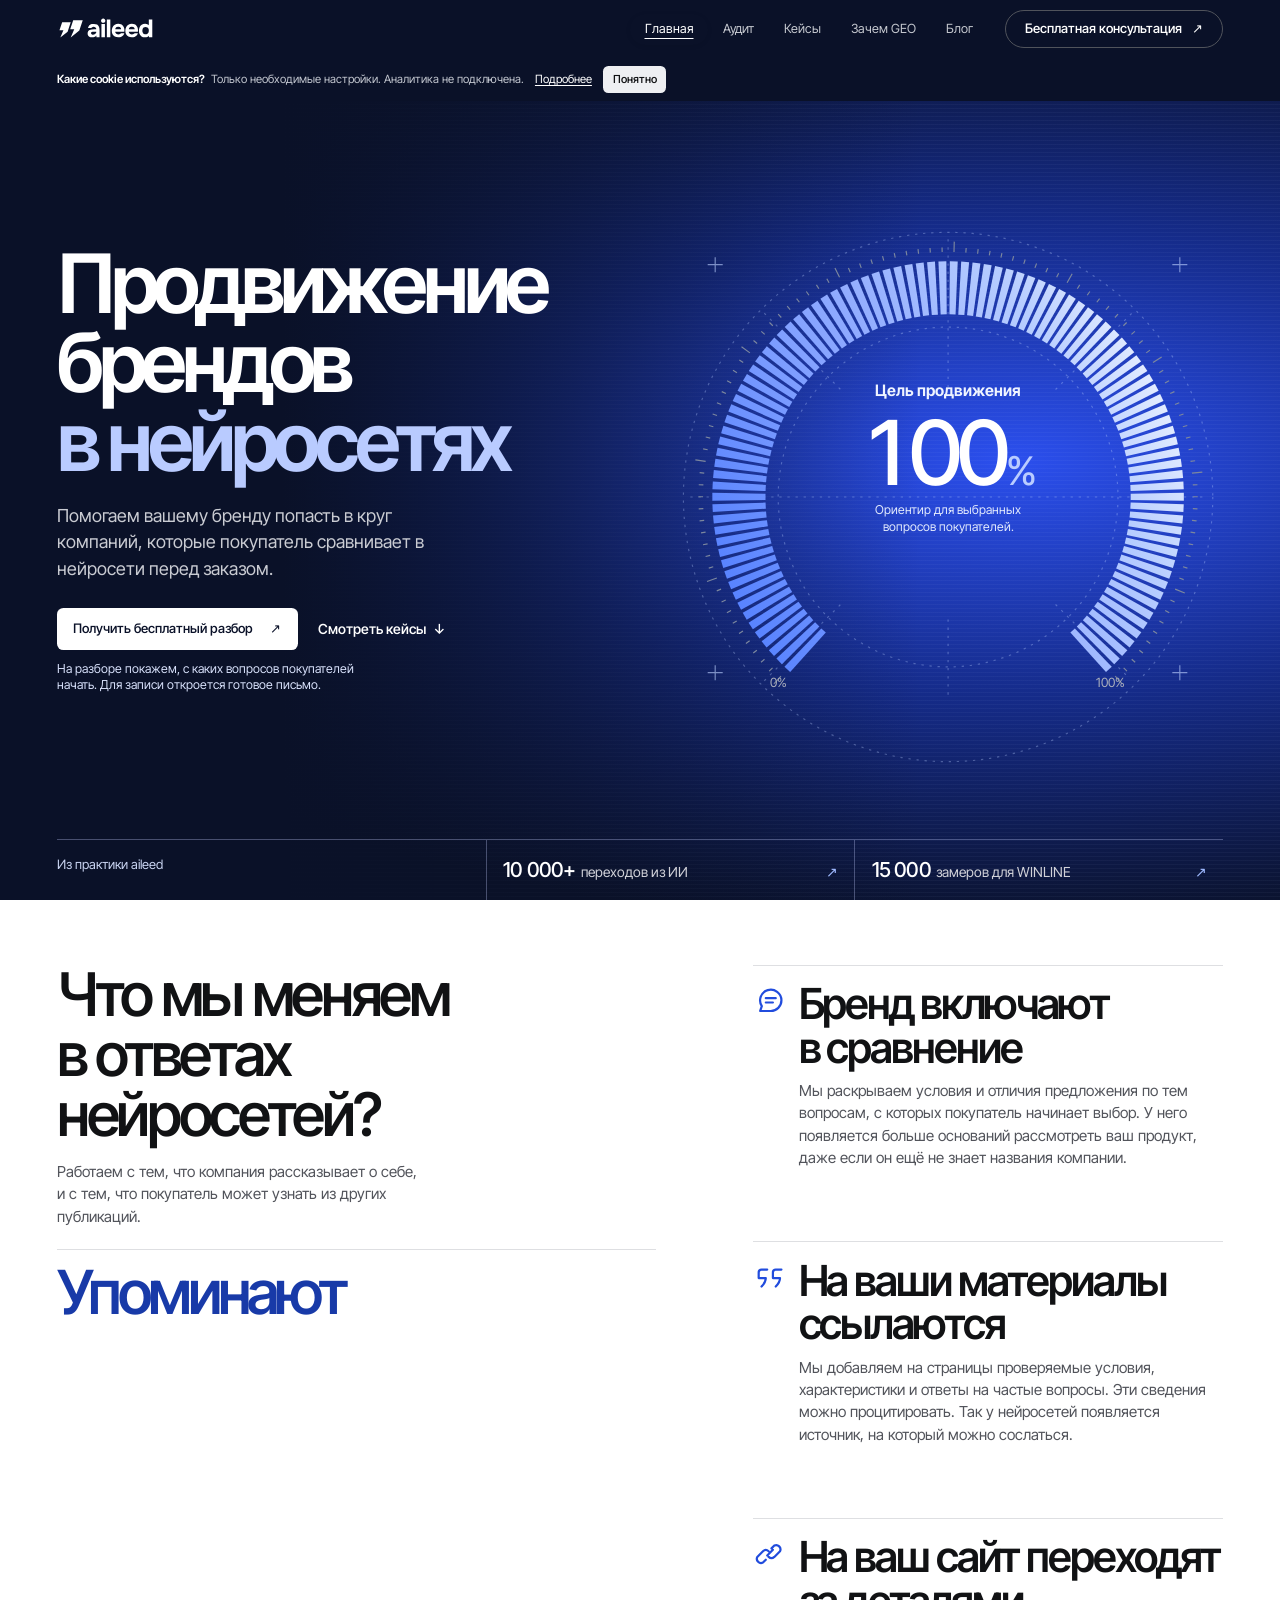
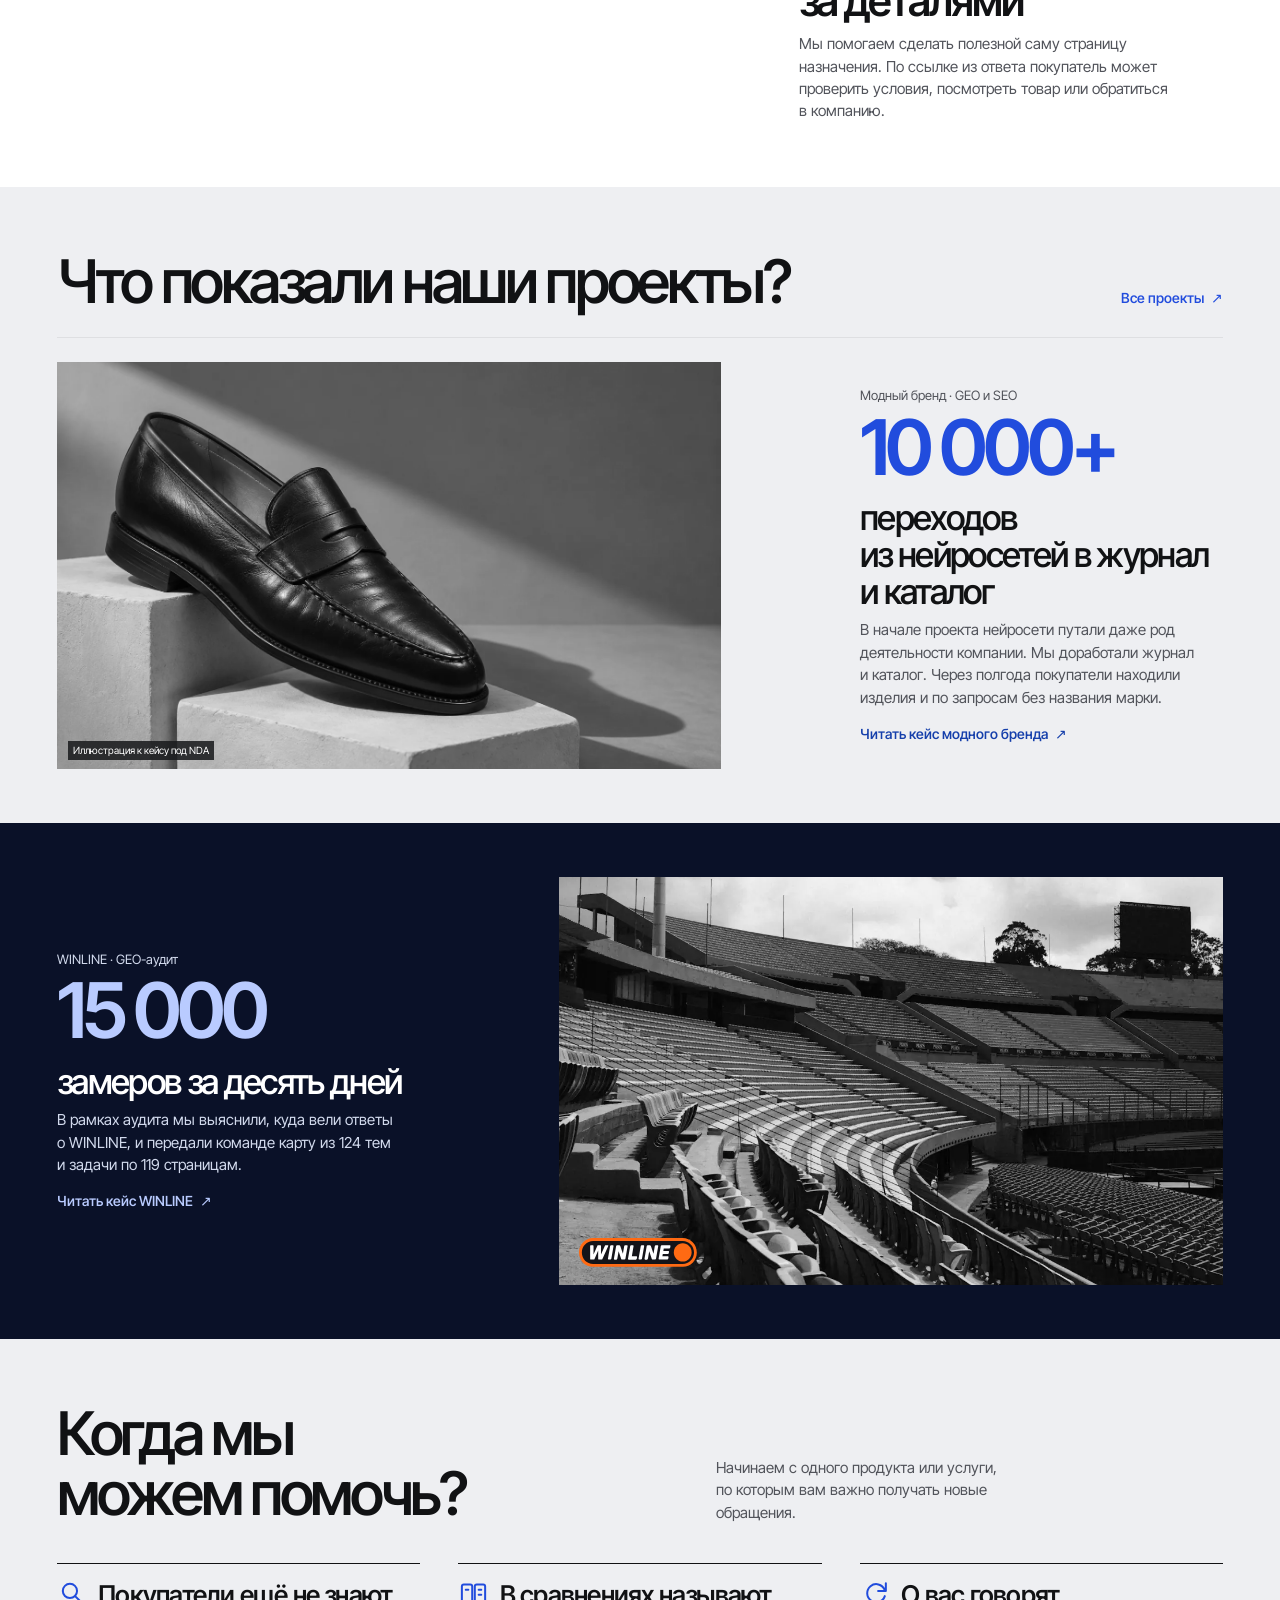
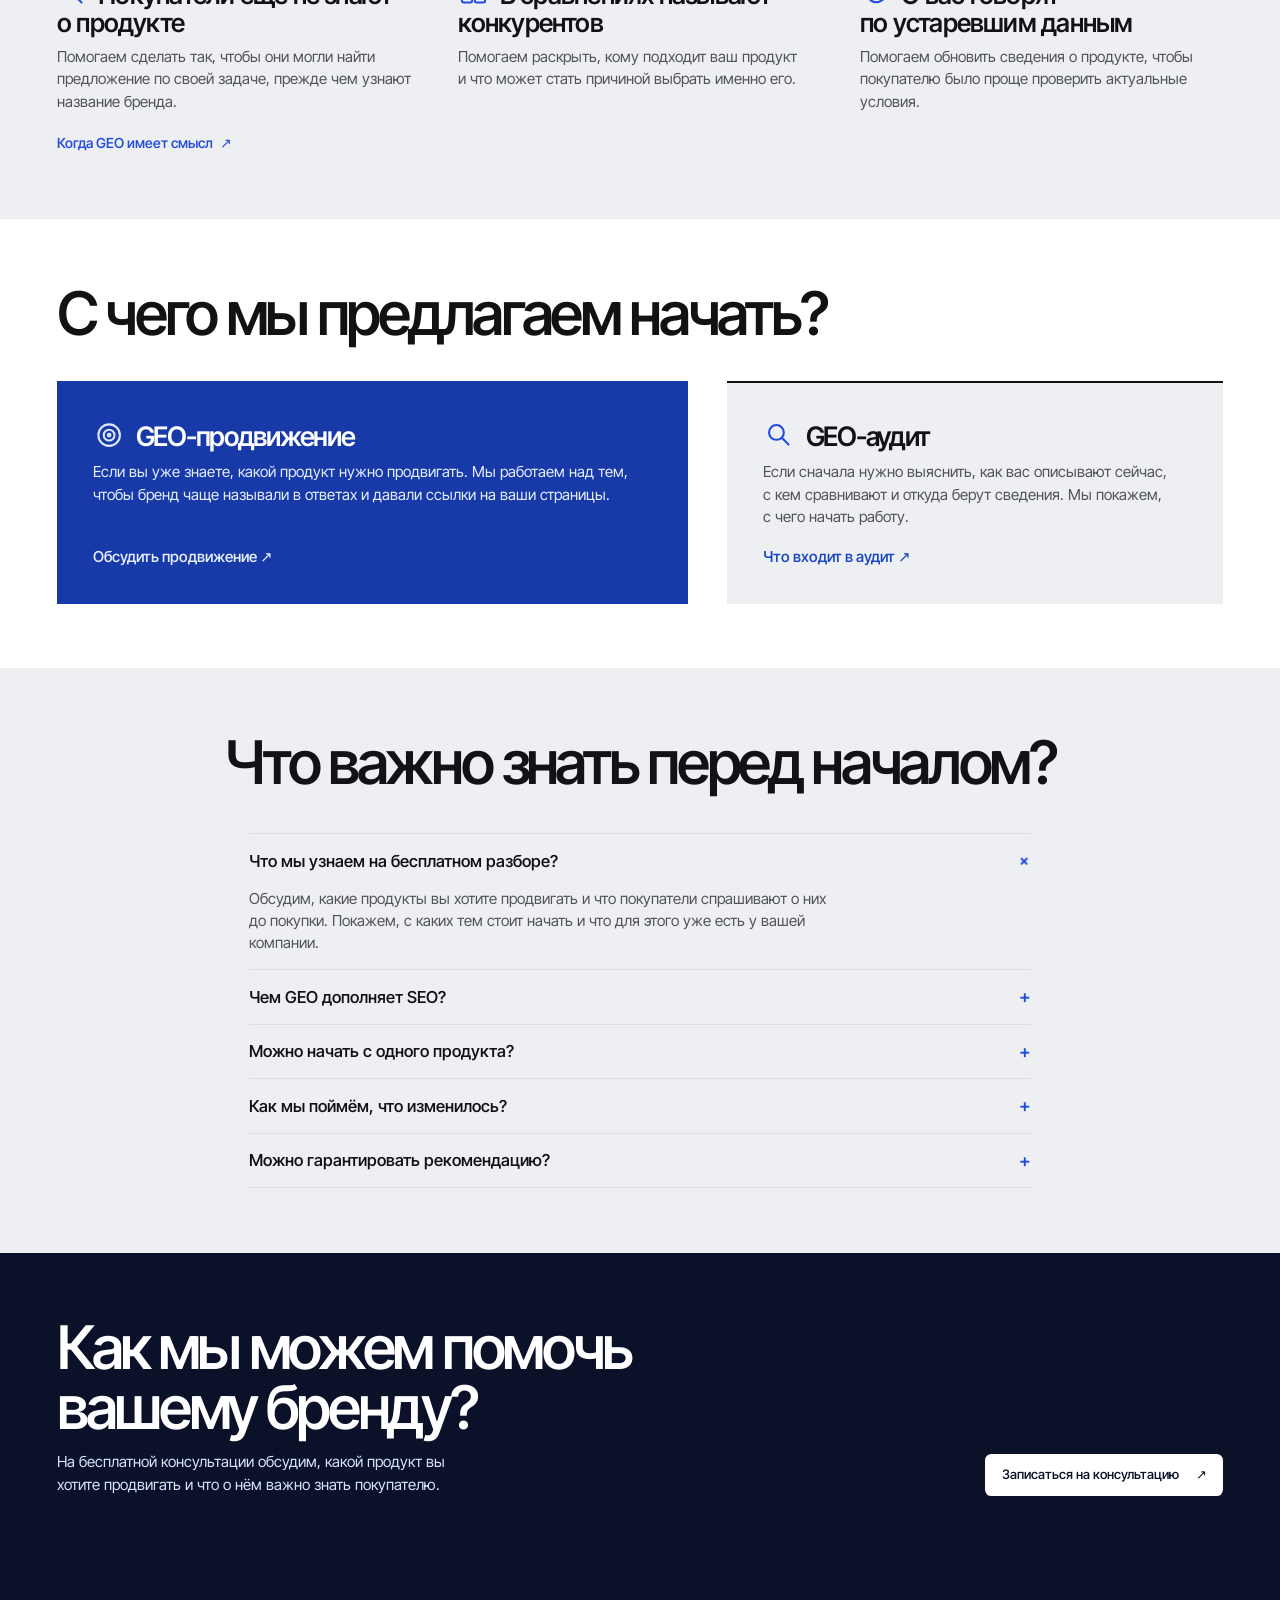
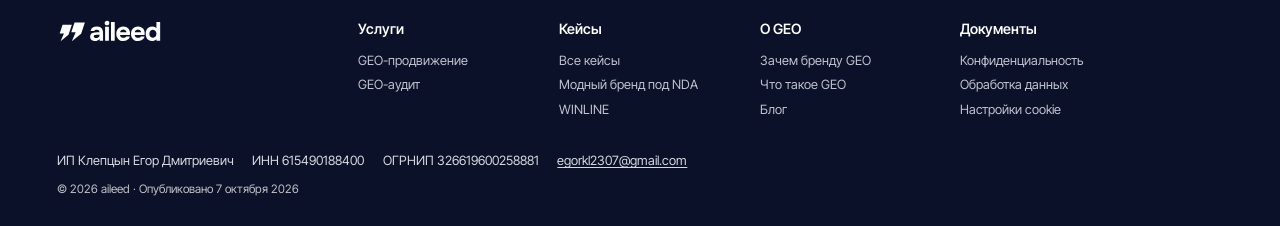
<file: index.html>
<!doctype html>
<html lang="ru">
<head>
<meta charset="utf-8">
<meta name="viewport" content="width=device-width,initial-scale=1">
<title>GEO-продвижение брендов в нейросетях | aileed</title>
<meta name="description" content="Продвигаем бренды в нейросетях. Работаем над упоминаниями, цитированием и ссылками в ответах о ваших товарах и услугах. Кейсы и бесплатный разбор.">
<meta name="author" content="aileed">
<meta name="datePublished" content="2026-10-07">
<meta name="dateModified" content="2026-11-26">
<meta name="robots" content="index,follow,max-image-preview:large">
<meta name="theme-color" content="#101113">
<link rel="canonical" href="https://egi411.github.io/geo-audit/">
<link rel="describedby" type="text/plain" href="https://egi411.github.io/geo-audit/llms.txt">
<meta property="og:title" content="GEO-продвижение брендов в нейросетях | aileed">
<meta property="og:description" content="Продвигаем бренды в нейросетях. Работаем над упоминаниями, цитированием и ссылками в ответах о ваших товарах и услугах. Кейсы и бесплатный разбор.">
<meta property="og:url" content="https://egi411.github.io/geo-audit/">
<meta property="og:site_name" content="aileed">
<meta property="og:locale" content="ru_RU">
<meta property="og:type" content="website">
<meta property="og:image" content="https://egi411.github.io/geo-audit/assets/social.png?v=560c58542f6f">
<meta property="og:image:width" content="1200">
<meta property="og:image:height" content="630">
<meta property="og:image:alt" content="Продвижение брендов в нейросетях">
<meta name="twitter:card" content="summary_large_image">
<link rel="icon" type="image/svg+xml" href="assets/mark.svg?v=1570c9bbff2b">
<link rel="stylesheet" href="assets/paper.css?v=3334d104efad">
<link rel="stylesheet" href="assets/agency.css?v=46b89e5a0c21">
<script type="application/ld+json">{"@context": "https://schema.org", "@type": "Organization", "@id": "https://egi411.github.io/geo-audit/#org", "name": "aileed", "description": "Агентство GEO-продвижения и аудита видимости брендов в нейросетях.", "legalName": "ИП КЛЕПЦЫН ЕГОР ДМИТРИЕВИЧ", "taxID": "615490188400", "email": "egorkl2307@gmail.com", "identifier": {"@type": "PropertyValue", "propertyID": "ОГРНИП", "value": "326619600258881"}, "url": "https://egi411.github.io/geo-audit/", "logo": "https://egi411.github.io/geo-audit/assets/aileed-logo.svg?v=c0b8e38cba22"}</script>
<script type="application/ld+json">{"@context": "https://schema.org", "@type": "WebSite", "@id": "https://egi411.github.io/geo-audit/#website", "name": "aileed", "url": "https://egi411.github.io/geo-audit/", "inLanguage": "ru-RU", "publisher": {"@id": "https://egi411.github.io/geo-audit/#org"}}</script>
<script type="application/ld+json">{"@context": "https://schema.org", "@type": "WebPage", "@id": "https://egi411.github.io/geo-audit/#page", "url": "https://egi411.github.io/geo-audit/", "name": "GEO-продвижение брендов в нейросетях | aileed", "description": "Продвигаем бренды в нейросетях. Работаем над упоминаниями, цитированием и ссылками в ответах о ваших товарах и услугах. Кейсы и бесплатный разбор.", "inLanguage": "ru-RU", "author": {"@id": "https://egi411.github.io/geo-audit/#org"}, "publisher": {"@id": "https://egi411.github.io/geo-audit/#org"}, "datePublished": "2026-10-07", "dateModified": "2026-11-26", "isPartOf": {"@id": "https://egi411.github.io/geo-audit/#website"}, "mainEntity": {"@id": "https://egi411.github.io/geo-audit/#service"}}</script>
<script type="application/ld+json">{"@context": "https://schema.org", "@type": "Service", "@id": "https://egi411.github.io/geo-audit/#service", "name": "GEO-продвижение брендов", "provider": {"@id": "https://egi411.github.io/geo-audit/#org"}, "areaServed": {"@type": "Country", "name": "Россия"}, "url": "https://egi411.github.io/geo-audit/", "description": "Продвигаем бренды в нейросетях. Работаем над упоминаниями, цитированием и ссылками в ответах о ваших товарах и услугах. Кейсы и бесплатный разбор."}</script>
<script type="application/ld+json">{"@context": "https://schema.org", "@type": "FAQPage", "@id": "https://egi411.github.io/geo-audit/#faq", "isPartOf": {"@id": "https://egi411.github.io/geo-audit/#page"}, "mainEntity": [{"@type": "Question", "name": "Что мы узнаем на бесплатном разборе?", "acceptedAnswer": {"@type": "Answer", "text": "Обсудим, какие продукты вы хотите продвигать и что покупатели спрашивают о них до покупки. Покажем, с каких тем стоит начать и что для этого уже есть у вашей компании."}}, {"@type": "Question", "name": "Чем GEO дополняет SEO?", "acceptedAnswer": {"@type": "Answer", "text": "В поиске покупатель открывает несколько страниц и сравнивает предложения. В диалоге он может сначала выбрать компании по ответу нейросети, а уже потом зайти на сайт. GEO помогает бренду стать заметным на этом этапе."}}, {"@type": "Question", "name": "Можно начать с одного продукта?", "acceptedAnswer": {"@type": "Answer", "text": "Да. Подойдёт и отдельная услуга, и товарная категория. Выберите направление, в котором сейчас важнее всего привлечь новых покупателей. Его и обсудим на первом разборе."}}, {"@type": "Question", "name": "Как мы поймём, что изменилось?", "acceptedAnswer": {"@type": "Answer", "text": "Мы покажем, в каких сравнениях появился бренд, как нейросети описывают продукт и куда ведут ссылки. Переходы и обращения можно оценить по данным сайта и отдела продаж."}}, {"@type": "Question", "name": "Можно гарантировать рекомендацию?", "acceptedAnswer": {"@type": "Answer", "text": "Нейросети сами выбирают, какие компании назвать. До начала работ согласуем, какие изменения важны для вашего бизнеса и по каким признакам можно будет их проверить."}}]}</script>
<script src="assets/site.js?v=fdec0477e495" defer>
</script>
<script src="assets/privacy.js?v=5a8c73a1b54d" defer>
</script>
<script src="assets/visibility-goal.js?v=1fff40bfcf39" defer>
</script>
</head>
<body class="paper-site" itemscope itemtype="https://schema.org/WebPage" itemid="https://egi411.github.io/geo-audit/#page">
<a class="skip" href="#main">К содержанию</a>
<header class="site-header">
<div class="wrap nav">
 <a class="logo" href="./" aria-label="aileed — главная">
<img class="wordmark-logo" src="assets/aileed-logo.svg?v=c0b8e38cba22" width="170" height="46" alt="aileed">
</a>
 <nav class="nav-links" id="navigation" aria-label="Основная навигация">
<a href="./" aria-current="page">Главная</a>
<a href="audit/">Аудит</a>
<a href="cases/">Кейсы</a>
<a href="why-geo/">Зачем GEO</a>
<a href="blog/">Блог</a>
</nav>
 <a class="btn nav-cta" href="mailto:egorkl2307@gmail.com?subject=%D0%91%D0%B5%D1%81%D0%BF%D0%BB%D0%B0%D1%82%D0%BD%D1%8B%D0%B9%20%D1%80%D0%B0%D0%B7%D0%B1%D0%BE%D1%80%20GEO-%D0%BF%D1%80%D0%BE%D0%B4%D0%B2%D0%B8%D0%B6%D0%B5%D0%BD%D0%B8%D1%8F&amp;body=%D0%97%D0%B4%D1%80%D0%B0%D0%B2%D1%81%D1%82%D0%B2%D1%83%D0%B9%D1%82%D0%B5%21%20%D0%A5%D0%BE%D1%87%D1%83%20%D0%BE%D0%B1%D1%81%D1%83%D0%B4%D0%B8%D1%82%D1%8C%20GEO-%D0%BF%D1%80%D0%BE%D0%B4%D0%B2%D0%B8%D0%B6%D0%B5%D0%BD%D0%B8%D0%B5.%0A%0A%D0%A1%D0%B0%D0%B9%D1%82%3A%20%0A%D0%9F%D1%80%D0%BE%D0%B4%D1%83%D0%BA%D1%82%20%D0%B8%D0%BB%D0%B8%20%D1%83%D1%81%D0%BB%D1%83%D0%B3%D0%B0%3A%20" data-open-brief>
<span class="desktop-label">Бесплатная консультация</span>
<span class="mobile-label">Консультация</span>
<span aria-hidden="true">↗</span>
</a>
 <button class="menu-toggle" aria-controls="navigation" aria-expanded="false" aria-label="Открыть меню">
<span class="menu-bars" aria-hidden="true">
</span>
</button>
</div>
</header>
<aside id="cookie-banner" class="cookie-banner a-cookie" aria-labelledby="cookie-title" hidden>
<div>
<h2 id="cookie-title">Какие cookie используются?</h2>
<p class="short-answer">Только необходимые настройки. Аналитика не подключена.</p>
</div>
<a href="privacy.html#cookies">Подробнее</a>
<button type="button" class="btn" data-cookie-accept>Понятно</button>
</aside>
<main id="main">
<section class="home-hero front-cover" id="value">
<div class="wrap cover-layout">
    <div class="cover-copy">
<h1>Продвижение брендов <span>в нейросетях</span>
</h1>
    <p class="short-answer">Помогаем вашему бренду попасть в круг компаний, которые покупатель сравнивает в нейросети перед заказом.</p>
    <div class="front-actions">
<a class="btn primary" href="mailto:egorkl2307@gmail.com?subject=%D0%91%D0%B5%D1%81%D0%BF%D0%BB%D0%B0%D1%82%D0%BD%D1%8B%D0%B9%20%D1%80%D0%B0%D0%B7%D0%B1%D0%BE%D1%80%20GEO-%D0%BF%D1%80%D0%BE%D0%B4%D0%B2%D0%B8%D0%B6%D0%B5%D0%BD%D0%B8%D1%8F&amp;body=%D0%97%D0%B4%D1%80%D0%B0%D0%B2%D1%81%D1%82%D0%B2%D1%83%D0%B9%D1%82%D0%B5%21%20%D0%A5%D0%BE%D1%87%D1%83%20%D0%BE%D0%B1%D1%81%D1%83%D0%B4%D0%B8%D1%82%D1%8C%20GEO-%D0%BF%D1%80%D0%BE%D0%B4%D0%B2%D0%B8%D0%B6%D0%B5%D0%BD%D0%B8%D0%B5.%0A%0A%D0%A1%D0%B0%D0%B9%D1%82%3A%20%0A%D0%9F%D1%80%D0%BE%D0%B4%D1%83%D0%BA%D1%82%20%D0%B8%D0%BB%D0%B8%20%D1%83%D1%81%D0%BB%D1%83%D0%B3%D0%B0%3A%20" data-open-brief>Получить бесплатный разбор <span aria-hidden="true">↗</span>
</a>
    <a class="front-link" href="#projects">Смотреть кейсы <span aria-hidden="true">↓</span>
</a>
</div>
    <p class="front-brief-note">На&nbsp;разборе покажем, с&nbsp;каких вопросов покупателей начать. Для записи откроется готовое письмо.</p>
</div>
    <figure class="visibility-scene" id="business">
<svg class="coverage-dial" viewBox="0 0 476 415" aria-hidden="true" focusable="false">
      <defs>
<linearGradient id="coverage-ink" gradientUnits="userSpaceOnUse" x1="38" y1="290" x2="425" y2="95">
      <stop stop-color="#5883ff"/>
<stop offset=".45" stop-color="#8faaff"/>
<stop offset=".78" stop-color="#b8ceff"/>
<stop offset="1" stop-color="#f0f5ff"/>
</linearGradient>
</defs>
      <g class="coverage-guide" fill="none">
      <circle cx="238" cy="231" r="229"/>
<circle cx="238" cy="231" r="147"/>
      <path d="M15 231H461 M238 8V141 M238 337V402 M79 72L145 138 M331 324L394 387 M79 390L145 324 M331 138L397 72"/>
      </g>
      <g class="coverage-crosshair">
<path d="M30 30h13m-6.5 -6.5v13 M432 30h13m-6.5 -6.5v13 M30 383h13m-6.5 -6.5v13 M432 383h13m-6.5 -6.5v13"/>
</g>
      <g class="coverage-segments" fill="url(#coverage-ink)">
<path d="M101.39 382.51 L96.39 377.84 L128.32 344.73 L132.20 348.34 Z"/>
<path d="M94.24 375.73 L89.47 370.84 L122.96 339.30 L126.65 343.10 Z"/>
<path d="M87.41 368.62 L82.89 363.50 L117.86 333.62 L121.37 337.59 Z"/>
<path d="M80.94 361.19 L76.67 355.86 L113.05 327.70 L116.36 331.83 Z"/>
<path d="M74.84 353.46 L70.83 347.92 L108.53 321.56 L111.63 325.84 Z"/>
<path d="M69.12 345.43 L65.38 339.71 L104.30 315.20 L107.20 319.63 Z"/>
<path d="M63.79 337.15 L60.33 331.25 L100.39 308.64 L103.07 313.21 Z"/>
<path d="M58.87 328.61 L55.70 322.55 L96.81 301.91 L99.26 306.60 Z"/>
<path d="M54.36 319.85 L51.49 313.64 L93.55 295.01 L95.77 299.81 Z"/>
<path d="M50.29 310.88 L47.72 304.54 L90.62 287.96 L92.62 292.86 Z"/>
<path d="M46.65 301.72 L44.39 295.27 L88.05 280.78 L89.80 285.77 Z"/>
<path d="M43.46 292.40 L41.51 285.84 L85.82 273.48 L87.33 278.55 Z"/>
<path d="M40.72 282.93 L39.09 276.29 L83.94 266.08 L85.21 271.22 Z"/>
<path d="M38.44 273.35 L37.14 266.64 L82.43 258.60 L83.44 263.80 Z"/>
<path d="M36.63 263.66 L35.65 256.89 L81.28 251.06 L82.04 256.30 Z"/>
<path d="M35.29 253.90 L34.64 247.09 L80.49 243.46 L81.00 248.73 Z"/>
<path d="M34.42 244.08 L34.10 237.26 L80.07 235.84 L80.33 241.13 Z"/>
<path d="M34.03 234.24 L34.03 227.40 L80.02 228.21 L80.02 233.51 Z"/>
<path d="M34.11 224.39 L34.44 217.56 L80.34 220.59 L80.08 225.88 Z"/>
<path d="M34.66 214.55 L35.33 207.74 L81.03 212.99 L80.51 218.26 Z"/>
<path d="M35.70 204.75 L36.69 197.99 L82.08 205.43 L81.31 210.67 Z"/>
<path d="M37.20 195.01 L38.52 188.30 L83.50 197.93 L82.48 203.13 Z"/>
<path d="M39.17 185.36 L40.81 178.72 L85.28 190.51 L84.01 195.65 Z"/>
<path d="M41.61 175.81 L43.57 169.26 L87.41 183.18 L85.89 188.25 Z"/>
<path d="M44.50 166.39 L46.77 159.94 L89.89 175.97 L88.13 180.96 Z"/>
<path d="M47.85 157.12 L50.43 150.79 L92.72 168.88 L90.72 173.78 Z"/>
<path d="M51.64 148.03 L54.52 141.83 L95.89 161.94 L93.66 166.74 Z"/>
<path d="M55.86 139.13 L59.04 133.07 L99.39 155.16 L96.93 159.84 Z"/>
<path d="M60.51 130.44 L63.98 124.55 L103.22 148.55 L100.53 153.11 Z"/>
<path d="M65.57 121.98 L69.32 116.27 L107.36 142.14 L104.45 146.57 Z"/>
<path d="M71.04 113.79 L75.06 108.26 L111.80 135.93 L108.69 140.22 Z"/>
<path d="M76.89 105.86 L81.17 100.53 L116.54 129.95 L113.22 134.08 Z"/>
<path d="M83.12 98.23 L87.66 93.11 L121.56 124.20 L118.05 128.17 Z"/>
<path d="M89.71 90.90 L94.49 86.01 L126.85 118.71 L123.15 122.49 Z"/>
<path d="M96.65 83.91 L101.66 79.25 L132.40 113.47 L128.52 117.07 Z"/>
<path d="M103.92 77.25 L109.15 72.85 L138.20 108.51 L134.15 111.92 Z"/>
<path d="M111.50 70.96 L116.93 66.81 L144.23 103.83 L140.02 107.05 Z"/>
<path d="M119.37 65.04 L125.00 61.15 L150.48 99.45 L146.12 102.46 Z"/>
<path d="M127.53 59.50 L133.33 55.90 L156.94 95.38 L152.44 98.17 Z"/>
<path d="M135.94 54.37 L141.91 51.05 L163.58 91.62 L158.95 94.20 Z"/>
<path d="M144.58 49.65 L150.71 46.62 L170.40 88.19 L165.65 90.54 Z"/>
<path d="M153.45 45.35 L159.72 42.62 L177.37 85.10 L172.52 87.21 Z"/>
<path d="M162.51 41.48 L168.91 39.06 L184.49 82.34 L179.53 84.21 Z"/>
<path d="M171.75 38.06 L178.25 35.94 L191.73 79.93 L186.69 81.56 Z"/>
<path d="M181.15 35.08 L187.74 33.29 L199.08 77.87 L193.97 79.26 Z"/>
<path d="M190.67 32.57 L197.35 31.09 L206.51 76.17 L201.34 77.31 Z"/>
<path d="M200.31 30.51 L207.05 29.36 L214.03 74.83 L208.81 75.72 Z"/>
<path d="M210.03 28.93 L216.82 28.10 L221.60 73.85 L216.34 74.49 Z"/>
<path d="M219.82 27.81 L226.64 27.32 L229.20 73.25 L223.92 73.63 Z"/>
<path d="M229.66 27.17 L236.49 27.01 L236.83 73.00 L231.54 73.13 Z"/>
<path d="M239.51 27.01 L246.34 27.17 L244.46 73.13 L239.17 73.00 Z"/>
<path d="M249.36 27.32 L256.18 27.81 L252.08 73.63 L246.80 73.25 Z"/>
<path d="M259.18 28.10 L265.97 28.93 L259.66 74.49 L254.40 73.85 Z"/>
<path d="M268.95 29.36 L275.69 30.51 L267.19 75.72 L261.97 74.83 Z"/>
<path d="M278.65 31.09 L285.33 32.57 L274.66 77.31 L269.49 76.17 Z"/>
<path d="M288.26 33.29 L294.85 35.08 L282.03 79.26 L276.92 77.87 Z"/>
<path d="M297.75 35.94 L304.25 38.06 L289.31 81.56 L284.27 79.93 Z"/>
<path d="M307.09 39.06 L313.49 41.48 L296.47 84.21 L291.51 82.34 Z"/>
<path d="M316.28 42.62 L322.55 45.35 L303.48 87.21 L298.63 85.10 Z"/>
<path d="M325.29 46.62 L331.42 49.65 L310.35 90.54 L305.60 88.19 Z"/>
<path d="M334.09 51.05 L340.06 54.37 L317.05 94.20 L312.42 91.62 Z"/>
<path d="M342.67 55.90 L348.47 59.50 L323.56 98.17 L319.06 95.38 Z"/>
<path d="M351.00 61.15 L356.63 65.04 L329.88 102.46 L325.52 99.45 Z"/>
<path d="M359.07 66.81 L364.50 70.96 L335.98 107.05 L331.77 103.83 Z"/>
<path d="M366.85 72.85 L372.08 77.25 L341.85 111.92 L337.80 108.51 Z"/>
<path d="M374.34 79.25 L379.35 83.91 L347.48 117.07 L343.60 113.47 Z"/>
<path d="M381.51 86.01 L386.29 90.90 L352.85 122.49 L349.15 118.71 Z"/>
<path d="M388.34 93.11 L392.88 98.23 L357.95 128.17 L354.44 124.20 Z"/>
<path d="M394.83 100.53 L399.11 105.86 L362.78 134.08 L359.46 129.95 Z"/>
<path d="M400.94 108.26 L404.96 113.79 L367.31 140.22 L364.20 135.93 Z"/>
<path d="M406.68 116.27 L410.43 121.98 L371.55 146.57 L368.64 142.14 Z"/>
<path d="M412.02 124.55 L415.49 130.44 L375.47 153.11 L372.78 148.55 Z"/>
<path d="M416.96 133.07 L420.14 139.13 L379.07 159.84 L376.61 155.16 Z"/>
<path d="M421.48 141.83 L424.36 148.03 L382.34 166.74 L380.11 161.94 Z"/>
<path d="M425.57 150.79 L428.15 157.12 L385.28 173.78 L383.28 168.88 Z"/>
<path d="M429.23 159.94 L431.50 166.39 L387.87 180.96 L386.11 175.97 Z"/>
<path d="M432.43 169.26 L434.39 175.81 L390.11 188.25 L388.59 183.18 Z"/>
<path d="M435.19 178.72 L436.83 185.36 L391.99 195.65 L390.72 190.51 Z"/>
<path d="M437.48 188.30 L438.80 195.01 L393.52 203.13 L392.50 197.93 Z"/>
<path d="M439.31 197.99 L440.30 204.75 L394.69 210.67 L393.92 205.43 Z"/>
<path d="M440.67 207.74 L441.34 214.55 L395.49 218.26 L394.97 212.99 Z"/>
<path d="M441.56 217.56 L441.89 224.39 L395.92 225.88 L395.66 220.59 Z"/>
<path d="M441.97 227.40 L441.97 234.24 L395.98 233.51 L395.98 228.21 Z"/>
<path d="M441.90 237.26 L441.58 244.08 L395.67 241.13 L395.93 235.84 Z"/>
<path d="M441.36 247.09 L440.71 253.90 L395.00 248.73 L395.51 243.46 Z"/>
<path d="M440.35 256.89 L439.37 263.66 L393.96 256.30 L394.72 251.06 Z"/>
<path d="M438.86 266.64 L437.56 273.35 L392.56 263.80 L393.57 258.60 Z"/>
<path d="M436.91 276.29 L435.28 282.93 L390.79 271.22 L392.06 266.08 Z"/>
<path d="M434.49 285.84 L432.54 292.40 L388.67 278.55 L390.18 273.48 Z"/>
<path d="M431.61 295.27 L429.35 301.72 L386.20 285.77 L387.95 280.78 Z"/>
<path d="M428.28 304.54 L425.71 310.88 L383.38 292.86 L385.38 287.96 Z"/>
<path d="M424.51 313.64 L421.64 319.85 L380.23 299.81 L382.45 295.01 Z"/>
<path d="M420.30 322.55 L417.13 328.61 L376.74 306.60 L379.19 301.91 Z"/>
<path d="M415.67 331.25 L412.21 337.15 L372.93 313.21 L375.61 308.64 Z"/>
<path d="M410.62 339.71 L406.88 345.43 L368.80 319.63 L371.70 315.20 Z"/>
<path d="M405.17 347.92 L401.16 353.46 L364.37 325.84 L367.47 321.56 Z"/>
<path d="M399.33 355.86 L395.06 361.19 L359.64 331.83 L362.95 327.70 Z"/>
<path d="M393.11 363.50 L388.59 368.62 L354.63 337.59 L358.14 333.62 Z"/>
<path d="M386.53 370.84 L381.76 375.73 L349.35 343.10 L353.04 339.30 Z"/>
<path d="M379.61 377.84 L374.61 382.51 L343.80 348.34 L347.68 344.73 Z"/>
</g>
<path fill="none" stroke="#7c879e" stroke-width="1" d="M93.42 386.05 L87.28 392.63 M86.10 378.88 L83.23 381.67 M79.13 371.38 L76.14 374.03 M72.54 363.54 L69.42 366.04 M66.33 355.40 L63.10 357.75 M60.53 346.96 L57.18 349.15 M55.14 338.26 L51.69 340.28 M50.17 329.30 L46.63 331.16 M45.64 320.12 L42.01 321.80 M41.56 310.73 L37.86 312.23 M37.94 301.15 L29.45 304.13 M34.79 291.41 L30.95 292.55 M32.11 281.53 L28.22 282.48 M29.91 271.52 L25.98 272.29 M28.20 261.43 L24.24 262.00 M26.97 251.26 L22.99 251.65 M26.24 241.05 L22.24 241.24 M26.00 230.81 L22.00 230.81 M26.26 220.58 L22.26 220.38 M27.01 210.36 L23.03 209.98 M28.25 200.20 L19.34 198.89 M29.98 190.11 L26.06 189.34 M32.20 180.11 L28.32 179.15 M34.90 170.23 L31.06 169.09 M38.07 160.50 L34.29 159.17 M41.70 150.93 L38.00 149.41 M45.80 141.54 L42.17 139.85 M50.34 132.36 L46.80 130.50 M55.33 123.42 L51.88 121.39 M60.73 114.72 L57.39 112.53 M66.55 106.30 L59.28 101.00 M72.78 98.17 L69.66 95.66 M79.38 90.34 L76.39 87.69 M86.36 82.85 L83.50 80.05 M93.69 75.70 L90.97 72.77 M101.36 68.91 L98.78 65.85 M109.34 62.50 L106.92 59.32 M117.63 56.49 L115.36 53.19 M126.20 50.88 L124.09 47.48 M135.02 45.69 L133.08 42.19 M144.09 40.93 L140.11 32.86 M153.38 36.62 L151.78 32.95 M162.86 32.76 L161.45 29.02 M172.52 29.36 L171.29 25.56 M182.34 26.44 L181.29 22.58 M192.28 23.99 L191.42 20.08 M202.33 22.02 L201.66 18.08 M212.46 20.54 L211.98 16.57 M222.65 19.56 L222.36 15.57 M232.88 19.06 L232.78 15.06 M243.12 19.06 L243.34 10.06 M253.35 19.56 L253.64 15.57 M263.54 20.54 L264.02 16.57 M273.67 22.02 L274.34 18.08 M283.72 23.99 L284.58 20.08 M293.66 26.44 L294.71 22.58 M303.48 29.36 L304.71 25.56 M313.14 32.76 L314.55 29.02 M322.62 36.62 L324.22 32.95 M331.91 40.93 L333.68 37.35 M340.98 45.69 L345.35 37.82 M349.80 50.88 L351.91 47.48 M358.37 56.49 L360.64 53.19 M366.66 62.50 L369.08 59.32 M374.64 68.91 L377.22 65.85 M382.31 75.70 L385.03 72.77 M389.64 82.85 L392.50 80.05 M396.62 90.34 L399.61 87.69 M403.22 98.17 L406.34 95.66 M409.45 106.30 L412.68 103.95 M415.27 114.72 L422.79 109.79 M420.67 123.42 L424.12 121.39 M425.66 132.36 L429.20 130.50 M430.20 141.54 L433.83 139.85 M434.30 150.93 L438.00 149.41 M437.93 160.50 L441.71 159.17 M441.10 170.23 L444.94 169.09 M443.80 180.11 L447.68 179.15 M446.02 190.11 L449.94 189.34 M447.75 200.20 L451.71 199.62 M448.99 210.36 L457.95 209.49 M449.74 220.58 L453.74 220.38 M450.00 230.81 L454.00 230.81 M449.76 241.05 L453.76 241.24 M449.03 251.26 L453.01 251.65 M447.80 261.43 L451.76 262.00 M446.09 271.52 L450.02 272.29 M443.89 281.53 L447.78 282.48 M441.21 291.41 L445.05 292.55 M438.06 301.15 L441.83 302.47 M434.44 310.73 L442.78 314.11 M430.36 320.12 L433.99 321.80 M425.83 329.30 L429.37 331.16 M420.86 338.26 L424.31 340.28 M415.47 346.96 L418.82 349.15 M409.67 355.40 L412.90 357.75 M403.46 363.54 L406.58 366.04 M396.87 371.38 L399.86 374.03 M389.90 378.88 L392.77 381.67 M382.58 386.05 L388.72 392.63"/>
<g fill="#aaafbc" font-family="inherit" font-size="11">
<text x="84" y="395">0%</text>
<text x="391" y="395" text-anchor="end">100%</text>
</g>
</svg>
    <figcaption class="visibility-caption">
<b>Цель продвижения</b>
<strong aria-label="100 процентов">
<span data-coverage-value aria-hidden="true">100</span>
<small aria-hidden="true">%</small>
</strong>
    <p>Ориентир для выбранных вопросов покупателей.</p>
</figcaption>
</figure>
    </div>
<div class="wrap cover-foot">
<span>Из практики aileed</span>
    <a href="cases/fashion/">
<strong>10 000+</strong>
<span>переходов из ИИ</span>
<i aria-hidden="true">↗</i>
</a>
    <a href="cases/winline/">
<strong>15 000</strong>
<span>замеров для WINLINE</span>
<i aria-hidden="true">↗</i>
</a>
</div>
</section>
<section class="scope-section" id="scope" aria-labelledby="scope-title">
<div class="wrap work-layout">
    <div class="work-intro">
    <h2 id="scope-title">Что мы меняем в&nbsp;ответах нейросетей?</h2>
    <p>Работаем с&nbsp;тем, что компания рассказывает о&nbsp;себе, и&nbsp;с&nbsp;тем, что покупатель может узнать из&nbsp;других публикаций.</p>
    <div class="work-display" data-current="mention" aria-hidden="true">
    <span class="display-line display-mention">Упоминают</span>
    <span class="display-line display-citation">Цитируют</span>
    <span class="display-line display-link">Переходят <i>↗</i>
</span>
    </div>
</div>
    <div class="work-items">
    <article class="work-item" data-result="mention">
<svg class="topic-icon" width="24" height="24" viewBox="0 0 24 24" fill="none" stroke="currentColor" stroke-width="1.55" stroke-linecap="round" stroke-linejoin="round" aria-hidden="true" focusable="false">
<path d="M20 11.5a7.5 7.5 0 0 1-7.5 7.5H5l1.2-3.4A7.5 7.5 0 1 1 20 11.5Z"/>
<path d="M9 10h7m-7 3h5"/>
</svg>
<h3>Бренд включают в&nbsp;сравнение</h3>
    <p>Мы раскрываем условия и&nbsp;отличия предложения по&nbsp;тем вопросам, с&nbsp;которых покупатель начинает выбор. У&nbsp;него появляется больше оснований рассмотреть ваш продукт, даже если он ещё не&nbsp;знает названия компании.</p>
</article>
    <article class="work-item" data-result="citation">
<svg class="topic-icon" width="24" height="24" viewBox="0 0 24 24" fill="none" stroke="currentColor" stroke-width="1.55" stroke-linecap="round" stroke-linejoin="round" aria-hidden="true" focusable="false">
<path d="M10 6H6a2 2 0 0 0-2 2v4h5c0 2-1 4-3 6m14-12h-4a2 2 0 0 0-2 2v4h5c0 2-1 4-3 6"/>
</svg>
<h3>На&nbsp;ваши материалы ссылаются</h3>
    <p>Мы добавляем на&nbsp;страницы проверяемые условия, характеристики и&nbsp;ответы на&nbsp;частые вопросы. Эти сведения можно процитировать. Так у&nbsp;нейросетей появляется источник, на&nbsp;который можно сослаться.</p>
</article>
    <article class="work-item" data-result="link">
<svg class="topic-icon" width="24" height="24" viewBox="0 0 24 24" fill="none" stroke="currentColor" stroke-width="1.55" stroke-linecap="round" stroke-linejoin="round" aria-hidden="true" focusable="false">
<path d="m10 13 4-4m-5 7-2 2a3 3 0 0 1-4-4l4-4a3 3 0 0 1 4 0m2-2 2-2a3 3 0 0 1 4 4l-4 4a3 3 0 0 1-4 0"/>
</svg>
<h3>На&nbsp;ваш сайт переходят за&nbsp;деталями</h3>
    <p>Мы помогаем сделать полезной саму страницу назначения. По&nbsp;ссылке из&nbsp;ответа покупатель может проверить условия, посмотреть товар или обратиться в&nbsp;компанию.</p>
</article>
    </div>
</div>
</section>
<section class="front-projects" id="projects">
<div class="project-opening">
    <header class="wrap section-top">
<h2>Что показали наши проекты?</h2>
<a class="front-link" href="cases/">Все проекты <span aria-hidden="true">↗</span>
</a>
</header>
    <article class="project-feature project-fashion">
<div class="wrap project-spread">
    <a class="project-picture shoe" href="cases/fashion/" aria-label="Открыть кейс модного бренда">
<img src="assets/shoe-editorial.webp?v=ee02e07eebd9" alt="Чёрный кожаный лофер на светлом подиуме" width="1440" height="960" loading="lazy">
<small>Иллюстрация к кейсу под NDA</small>
</a>
    <div class="project-description">
<p class="project-byline">Модный бренд · GEO и SEO</p>
    <h3>
<a href="cases/fashion/">
<strong>10&nbsp;000+</strong> переходов из&nbsp;нейросетей в&nbsp;журнал и&nbsp;каталог</a>
</h3>
    <p>В&nbsp;начале проекта нейросети путали даже род деятельности компании. Мы доработали журнал и&nbsp;каталог. Через полгода покупатели находили изделия и&nbsp;по&nbsp;запросам без&nbsp;названия марки.</p>
    <a class="front-link" href="cases/fashion/">Читать кейс модного бренда <span aria-hidden="true">↗</span>
</a>
</div>
</div>
</article>
</div>
    <article class="project-feature project-winline" id="winline-study">
<div class="wrap project-spread">
<a class="project-picture stadium" href="cases/winline/" aria-label="Открыть кейс WINLINE">
    <img src="assets/cases/stadium.webp?v=d7b3f2455cac" alt="Ряды трибун и прожектор стадиона" width="1152" height="1438" loading="lazy">
    <img class="client-mark" src="assets/cases/winline.svg?v=4815bbfae8dc" width="483" height="116" alt="WINLINE">
</a>
    <div class="project-description">
<p class="project-byline">WINLINE · GEO-аудит</p>
<h3>
<a href="cases/winline/">
<strong>15&nbsp;000</strong> замеров за&nbsp;десять дней</a>
</h3>
    <p>В&nbsp;рамках аудита мы выяснили, куда вели ответы о&nbsp;WINLINE, и&nbsp;передали команде карту из&nbsp;124 тем и&nbsp;задачи по&nbsp;119 страницам.</p>
    <a class="front-link" href="cases/winline/">Читать кейс WINLINE <span aria-hidden="true">↗</span>
</a>
</div>
</div>
</article>
</section>
<section class="fit-section" id="demand" aria-labelledby="fit-title">
<div class="wrap">
    <header class="fit-heading">
<h2 id="fit-title">Когда мы можем помочь?</h2>
    <p>Начинаем с&nbsp;одного продукта или услуги, по&nbsp;которым вам важно получать новые обращения.</p>
</header>
    <dl class="fit-cases">
    <div>
<dt>
<svg class="topic-icon" width="24" height="24" viewBox="0 0 24 24" fill="none" stroke="currentColor" stroke-width="1.55" stroke-linecap="round" stroke-linejoin="round" aria-hidden="true" focusable="false">
<circle cx="10" cy="10" r="5.5"/>
<path d="m14 14 5 5"/>
</svg>Покупатели ещё не&nbsp;знают о&nbsp;продукте</dt>
<dd>Помогаем сделать так, чтобы они могли найти предложение по&nbsp;своей задаче, прежде чем узнают название бренда.</dd>
</div>
    <div>
<dt>
<svg class="topic-icon" width="24" height="24" viewBox="0 0 24 24" fill="none" stroke="currentColor" stroke-width="1.55" stroke-linecap="round" stroke-linejoin="round" aria-hidden="true" focusable="false">
<rect x="3" y="5" width="8" height="14" rx="1.5"/>
<rect x="13" y="5" width="8" height="14" rx="1.5"/>
<path d="M6 9h2m8 0h2m-2 4h2"/>
</svg>В&nbsp;сравнениях называют конкурентов</dt>
<dd>Помогаем раскрыть, кому подходит ваш продукт и&nbsp;что может стать причиной выбрать именно его.</dd>
</div>
    <div>
<dt>
<svg class="topic-icon" width="24" height="24" viewBox="0 0 24 24" fill="none" stroke="currentColor" stroke-width="1.55" stroke-linecap="round" stroke-linejoin="round" aria-hidden="true" focusable="false">
<path d="M19 9a7 7 0 1 0 .2 5m.8-10v6h-6"/>
</svg>О&nbsp;вас говорят по&nbsp;устаревшим данным</dt>
<dd>Помогаем обновить сведения о&nbsp;продукте, чтобы покупателю было проще проверить актуальные условия.</dd>
</div>
    </dl>
<a class="front-link" href="why-geo/">Когда GEO имеет смысл <span aria-hidden="true">↗</span>
</a>
    </div>
</section>
<section class="choice-section" id="offers">
<div class="wrap choice-layout">
<h2>С&nbsp;чего мы предлагаем начать?</h2>
    <div class="choice-links" id="from-answer">
    <a class="choice-primary" href="mailto:egorkl2307@gmail.com?subject=%D0%91%D0%B5%D1%81%D0%BF%D0%BB%D0%B0%D1%82%D0%BD%D1%8B%D0%B9%20%D1%80%D0%B0%D0%B7%D0%B1%D0%BE%D1%80%20GEO-%D0%BF%D1%80%D0%BE%D0%B4%D0%B2%D0%B8%D0%B6%D0%B5%D0%BD%D0%B8%D1%8F&amp;body=%D0%97%D0%B4%D1%80%D0%B0%D0%B2%D1%81%D1%82%D0%B2%D1%83%D0%B9%D1%82%D0%B5%21%20%D0%A5%D0%BE%D1%87%D1%83%20%D0%BE%D0%B1%D1%81%D1%83%D0%B4%D0%B8%D1%82%D1%8C%20GEO-%D0%BF%D1%80%D0%BE%D0%B4%D0%B2%D0%B8%D0%B6%D0%B5%D0%BD%D0%B8%D0%B5.%0A%0A%D0%A1%D0%B0%D0%B9%D1%82%3A%20%0A%D0%9F%D1%80%D0%BE%D0%B4%D1%83%D0%BA%D1%82%20%D0%B8%D0%BB%D0%B8%20%D1%83%D1%81%D0%BB%D1%83%D0%B3%D0%B0%3A%20" data-open-brief>
<h3>
<svg class="topic-icon" width="24" height="24" viewBox="0 0 24 24" fill="none" stroke="currentColor" stroke-width="1.55" stroke-linecap="round" stroke-linejoin="round" aria-hidden="true" focusable="false">
<circle cx="12" cy="12" r="8"/>
<circle cx="12" cy="12" r="4"/>
<circle cx="12" cy="12" r="1"/>
</svg>GEO-продвижение</h3>
<p>Если вы уже знаете, какой продукт нужно продвигать. Мы работаем над&nbsp;тем, чтобы бренд чаще называли в&nbsp;ответах и&nbsp;давали ссылки на&nbsp;ваши страницы.</p>
<span>Обсудить продвижение ↗</span>
</a>
    <a href="audit/">
<h3>
<svg class="topic-icon" width="24" height="24" viewBox="0 0 24 24" fill="none" stroke="currentColor" stroke-width="1.55" stroke-linecap="round" stroke-linejoin="round" aria-hidden="true" focusable="false">
<circle cx="10" cy="10" r="5.5"/>
<path d="m14 14 5 5"/>
</svg>GEO-аудит</h3>
<p>Если сначала нужно выяснить, как вас описывают сейчас, с&nbsp;кем сравнивают и&nbsp;откуда берут сведения. Мы покажем, с&nbsp;чего начать работу.</p>
<span>Что входит в&nbsp;аудит ↗</span>
</a>
    </div>
</div>
</section>
<section class="front-questions" id="faq">
<div class="wrap faq-layout">
    <h2>Что важно знать перед началом?</h2>
<div class="question-list">
<details open>
<summary>Что мы узнаем на бесплатном разборе?</summary>
<div class="faq-answer">
<p>Обсудим, какие продукты вы хотите продвигать и что покупатели спрашивают о них до покупки. Покажем, с каких тем стоит начать и что для этого уже есть у вашей компании.</p>
</div>
</details>
<details>
<summary>Чем GEO дополняет SEO?</summary>
<div class="faq-answer">
<p>В поиске покупатель открывает несколько страниц и сравнивает предложения. В диалоге он может сначала выбрать компании по ответу нейросети, а уже потом зайти на сайт. GEO помогает бренду стать заметным на этом этапе.</p>
</div>
</details>
<details>
<summary>Можно начать с одного продукта?</summary>
<div class="faq-answer">
<p>Да. Подойдёт и отдельная услуга, и товарная категория. Выберите направление, в котором сейчас важнее всего привлечь новых покупателей. Его и обсудим на первом разборе.</p>
</div>
</details>
<details>
<summary>Как мы поймём, что изменилось?</summary>
<div class="faq-answer">
<p>Мы покажем, в каких сравнениях появился бренд, как нейросети описывают продукт и куда ведут ссылки. Переходы и обращения можно оценить по данным сайта и отдела продаж.</p>
</div>
</details>
<details>
<summary>Можно гарантировать рекомендацию?</summary>
<div class="faq-answer">
<p>Нейросети сами выбирают, какие компании назвать. До начала работ согласуем, какие изменения важны для вашего бизнеса и по каким признакам можно будет их проверить.</p>
</div>
</details>
</div>
</div>
</section>
<section class="front-invite" id="brief">
<div class="wrap invite-layout">
<div>
    <h2>Как мы можем помочь вашему бренду?</h2>
<p>На&nbsp;бесплатной консультации обсудим, какой продукт вы хотите продвигать и&nbsp;что о&nbsp;нём важно знать покупателю.</p>
</div>
    <a class="btn primary" href="mailto:egorkl2307@gmail.com?subject=%D0%91%D0%B5%D1%81%D0%BF%D0%BB%D0%B0%D1%82%D0%BD%D1%8B%D0%B9%20%D1%80%D0%B0%D0%B7%D0%B1%D0%BE%D1%80%20GEO-%D0%BF%D1%80%D0%BE%D0%B4%D0%B2%D0%B8%D0%B6%D0%B5%D0%BD%D0%B8%D1%8F&amp;body=%D0%97%D0%B4%D1%80%D0%B0%D0%B2%D1%81%D1%82%D0%B2%D1%83%D0%B9%D1%82%D0%B5%21%20%D0%A5%D0%BE%D1%87%D1%83%20%D0%BE%D0%B1%D1%81%D1%83%D0%B4%D0%B8%D1%82%D1%8C%20GEO-%D0%BF%D1%80%D0%BE%D0%B4%D0%B2%D0%B8%D0%B6%D0%B5%D0%BD%D0%B8%D0%B5.%0A%0A%D0%A1%D0%B0%D0%B9%D1%82%3A%20%0A%D0%9F%D1%80%D0%BE%D0%B4%D1%83%D0%BA%D1%82%20%D0%B8%D0%BB%D0%B8%20%D1%83%D1%81%D0%BB%D1%83%D0%B3%D0%B0%3A%20" data-open-brief>Записаться на консультацию <span aria-hidden="true">↗</span>
</a>
</div>
</section>
</main>
<footer class="site-footer">
<div class="wrap">
<div class="footer-map">
 <a class="logo" href="./">
<img src="assets/aileed-logo.svg?v=c0b8e38cba22" width="170" height="46" alt="aileed">
</a>
 <nav class="footer-group" aria-label="Услуги">
<strong>Услуги</strong>
<a href="./">GEO-продвижение</a>
<a href="audit/">GEO-аудит</a>
</nav>
<nav class="footer-group" aria-label="Кейсы">
<strong>Кейсы</strong>
<a href="cases/">Все кейсы</a>
<a href="cases/fashion/">Модный бренд под NDA</a>
<a href="cases/winline/">WINLINE</a>
</nav>
<nav class="footer-group" aria-label="О GEO">
<strong>О GEO</strong>
<a href="why-geo/">Зачем бренду GEO</a>
<a href="what-is-geo/">Что такое GEO</a>
<a href="blog/">Блог</a>
</nav>
<nav class="footer-group" aria-label="Документы">
<strong>Документы</strong>
<a href="privacy.html">Конфиденциальность</a>
<a href="consent.html">Обработка данных</a>
<button type="button" data-cookie-settings>Настройки cookie</button>
</nav>
</div>
 <div class="owner-line">
<span>ИП Клепцын Егор Дмитриевич</span>
<span>ИНН 615490188400</span>
<span>ОГРНИП 326619600258881</span>
<a href="mailto:egorkl2307@gmail.com">egorkl2307@gmail.com</a>
</div>
 <div class="footer-bottom">© 2026 aileed · Опубликовано <time itemprop="datePublished" datetime="2026-10-07">7 октября 2026</time>
</div>
</div>
</footer>
<dialog id="brief-dialog" aria-labelledby="brief-title" aria-describedby="consult-intro">
  <div class="dialog-head">
<button type="button" class="dialog-close" aria-label="Закрыть">×</button>
    <h2 id="brief-title">Бесплатный разбор продвижения</h2>
</div>
  <p id="consult-intro" class="short-answer">Пришлите сайт и назовите продукт или услугу. На консультации покажем, с каких вопросов покупателей можно начать.</p>
  <a class="btn primary consult-mail" href="mailto:egorkl2307@gmail.com?subject=%D0%91%D0%B5%D1%81%D0%BF%D0%BB%D0%B0%D1%82%D0%BD%D1%8B%D0%B9%20%D1%80%D0%B0%D0%B7%D0%B1%D0%BE%D1%80%20GEO-%D0%BF%D1%80%D0%BE%D0%B4%D0%B2%D0%B8%D0%B6%D0%B5%D0%BD%D0%B8%D1%8F&amp;body=%D0%97%D0%B4%D1%80%D0%B0%D0%B2%D1%81%D1%82%D0%B2%D1%83%D0%B9%D1%82%D0%B5%21%20%D0%A5%D0%BE%D1%87%D1%83%20%D0%BE%D0%B1%D1%81%D1%83%D0%B4%D0%B8%D1%82%D1%8C%20GEO-%D0%BF%D1%80%D0%BE%D0%B4%D0%B2%D0%B8%D0%B6%D0%B5%D0%BD%D0%B8%D0%B5.%0A%0A%D0%A1%D0%B0%D0%B9%D1%82%3A%20%0A%D0%9F%D1%80%D0%BE%D0%B4%D1%83%D0%BA%D1%82%20%D0%B8%D0%BB%D0%B8%20%D1%83%D1%81%D0%BB%D1%83%D0%B3%D0%B0%3A%20">Открыть готовое письмо <span aria-hidden="true">↗</span>
</a>
  <p class="consult-note">Письмо откроется в вашем почтовом приложении. Можно также написать на <a href="mailto:egorkl2307@gmail.com">egorkl2307@gmail.com</a>.</p>
  <a class="consult-privacy" href="privacy.html">Как мы используем данные</a>
</dialog>
<noscript>
<p class="cookie-noscript">Аналитика и рекламные cookie не используются.</p>
</noscript>
</body>
</html>
</file>
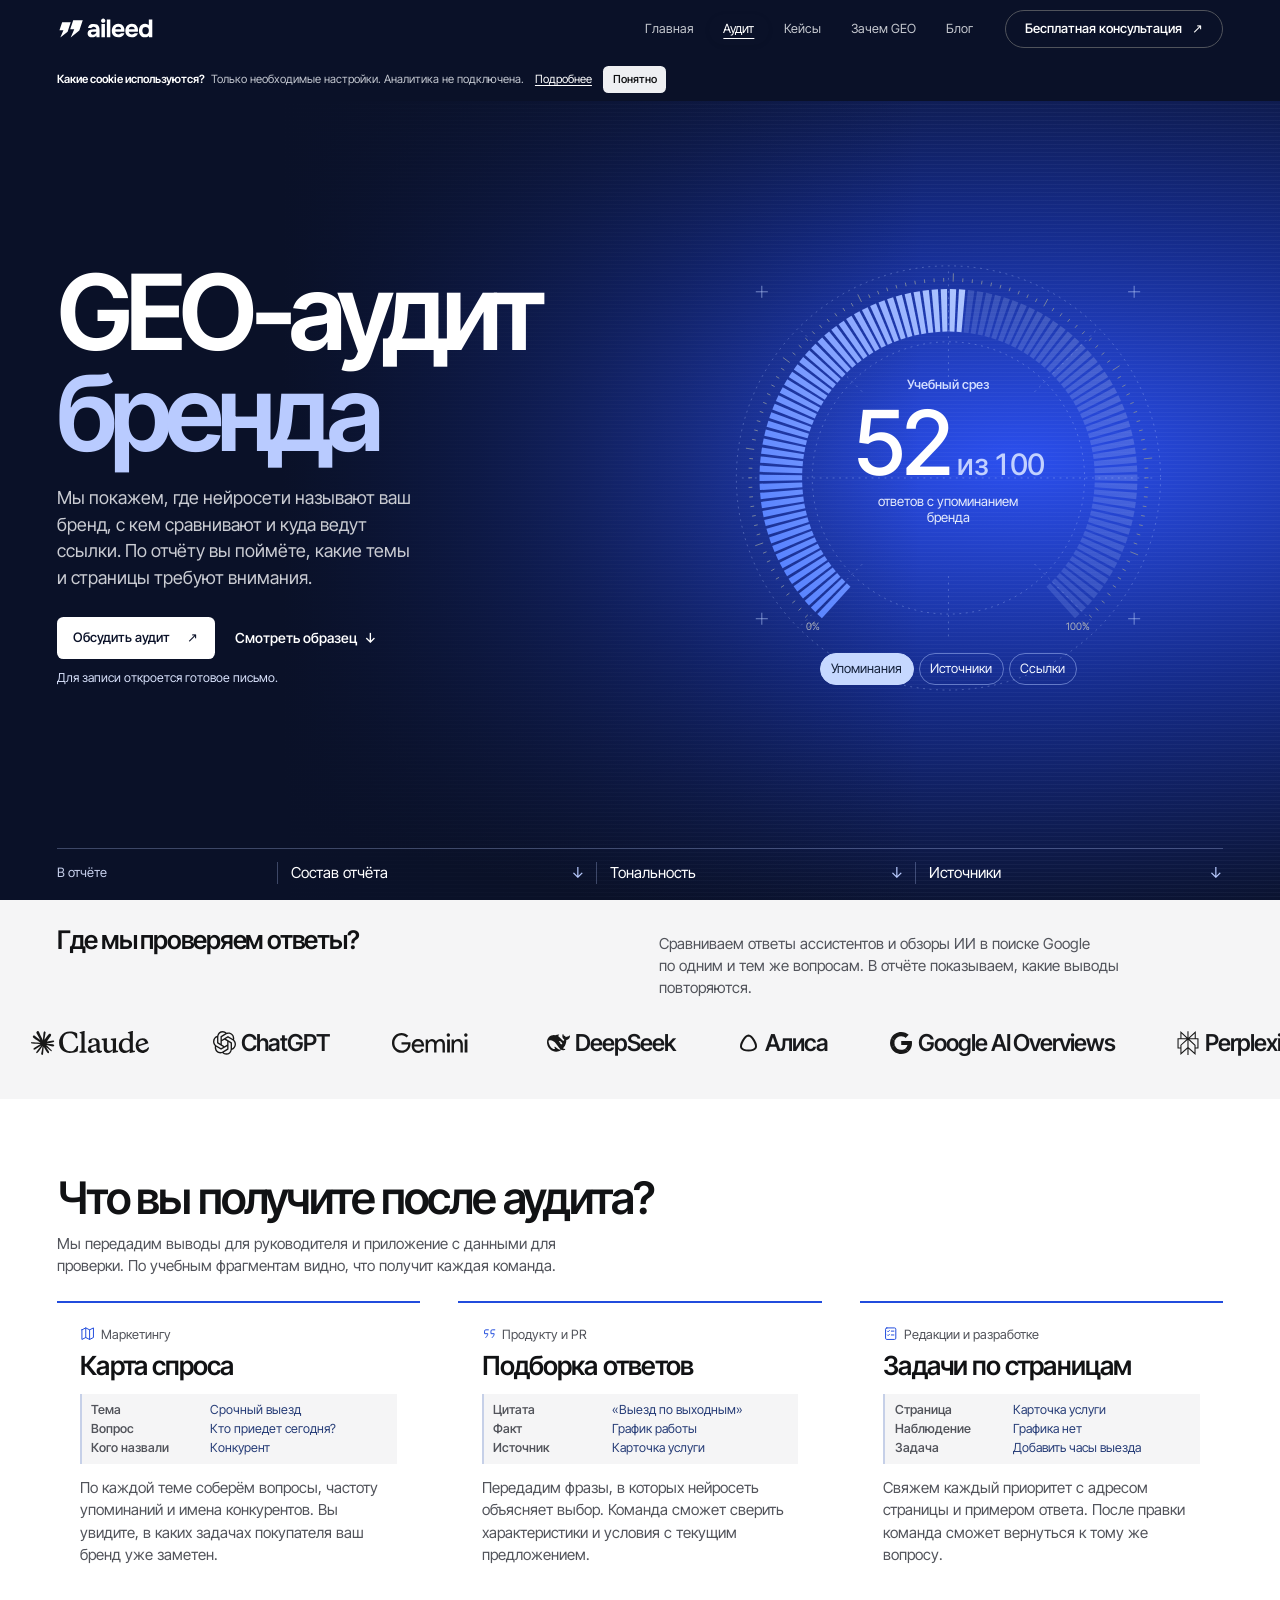
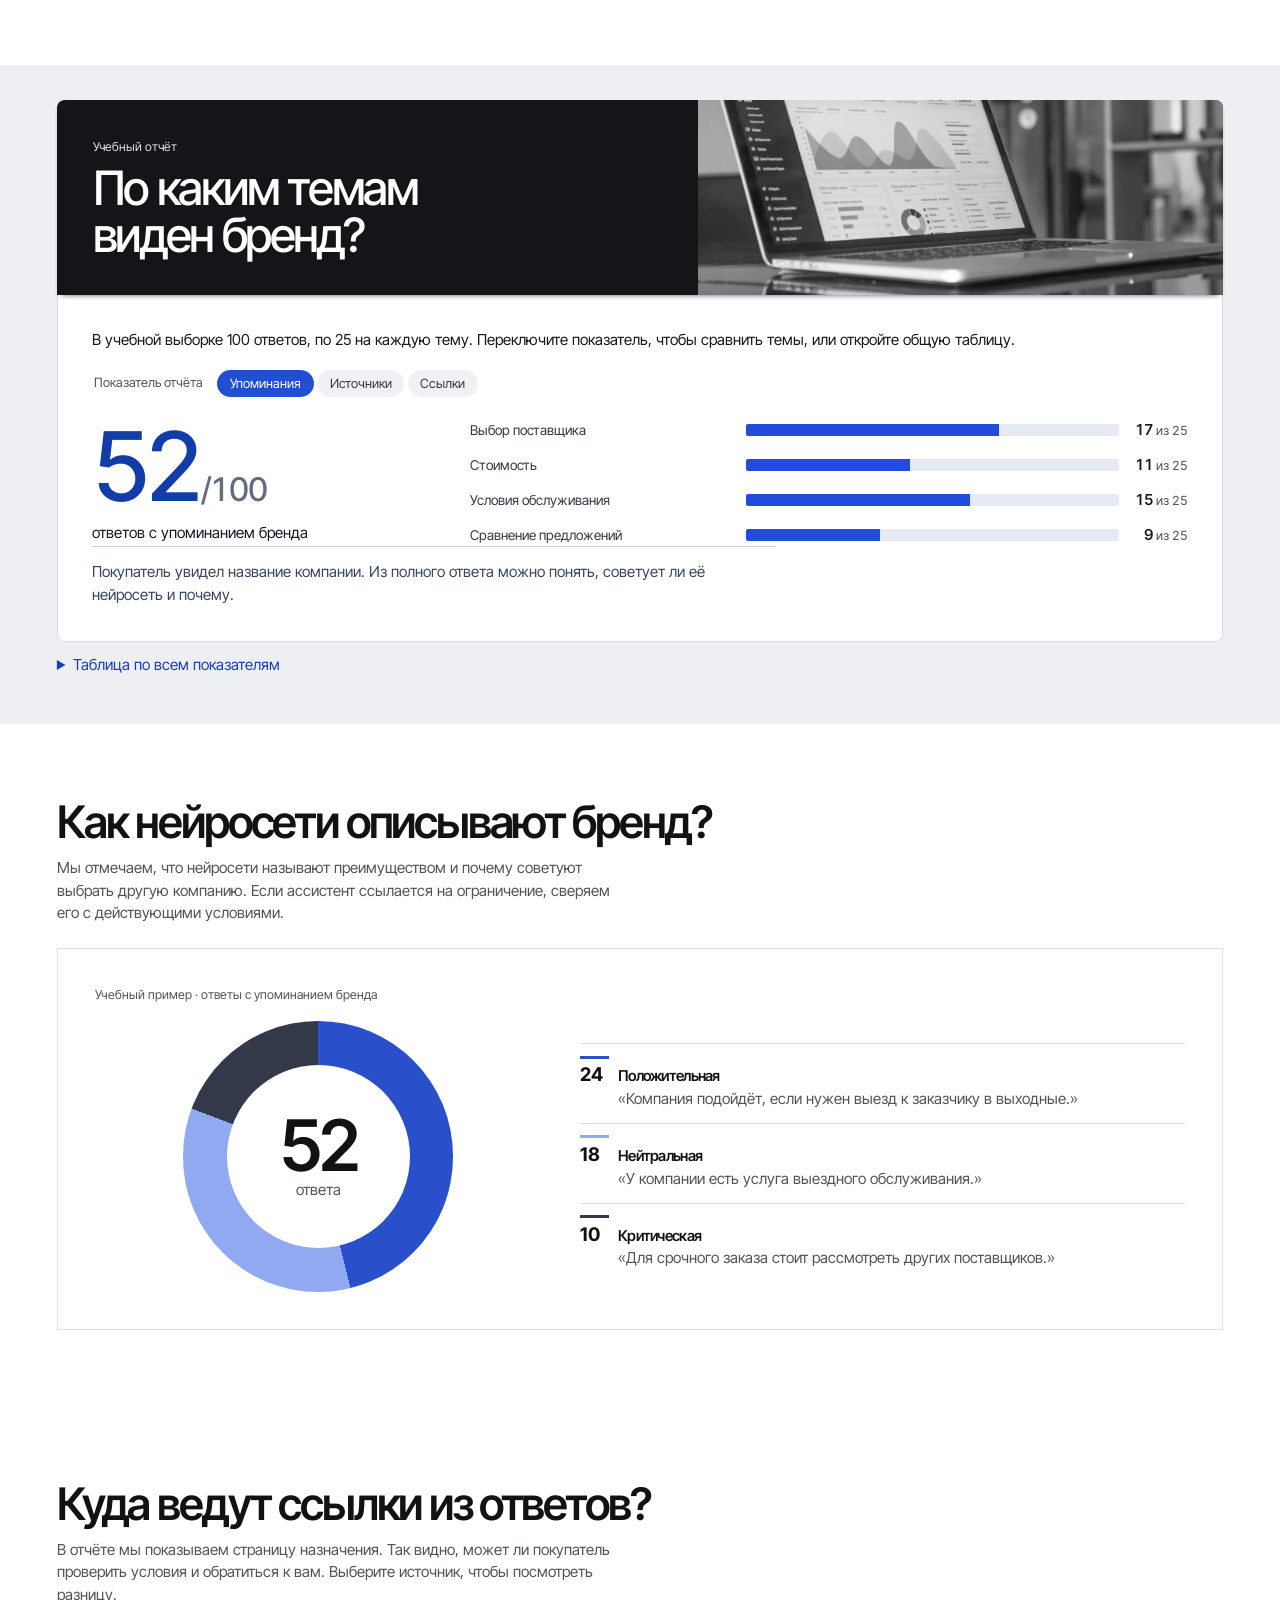
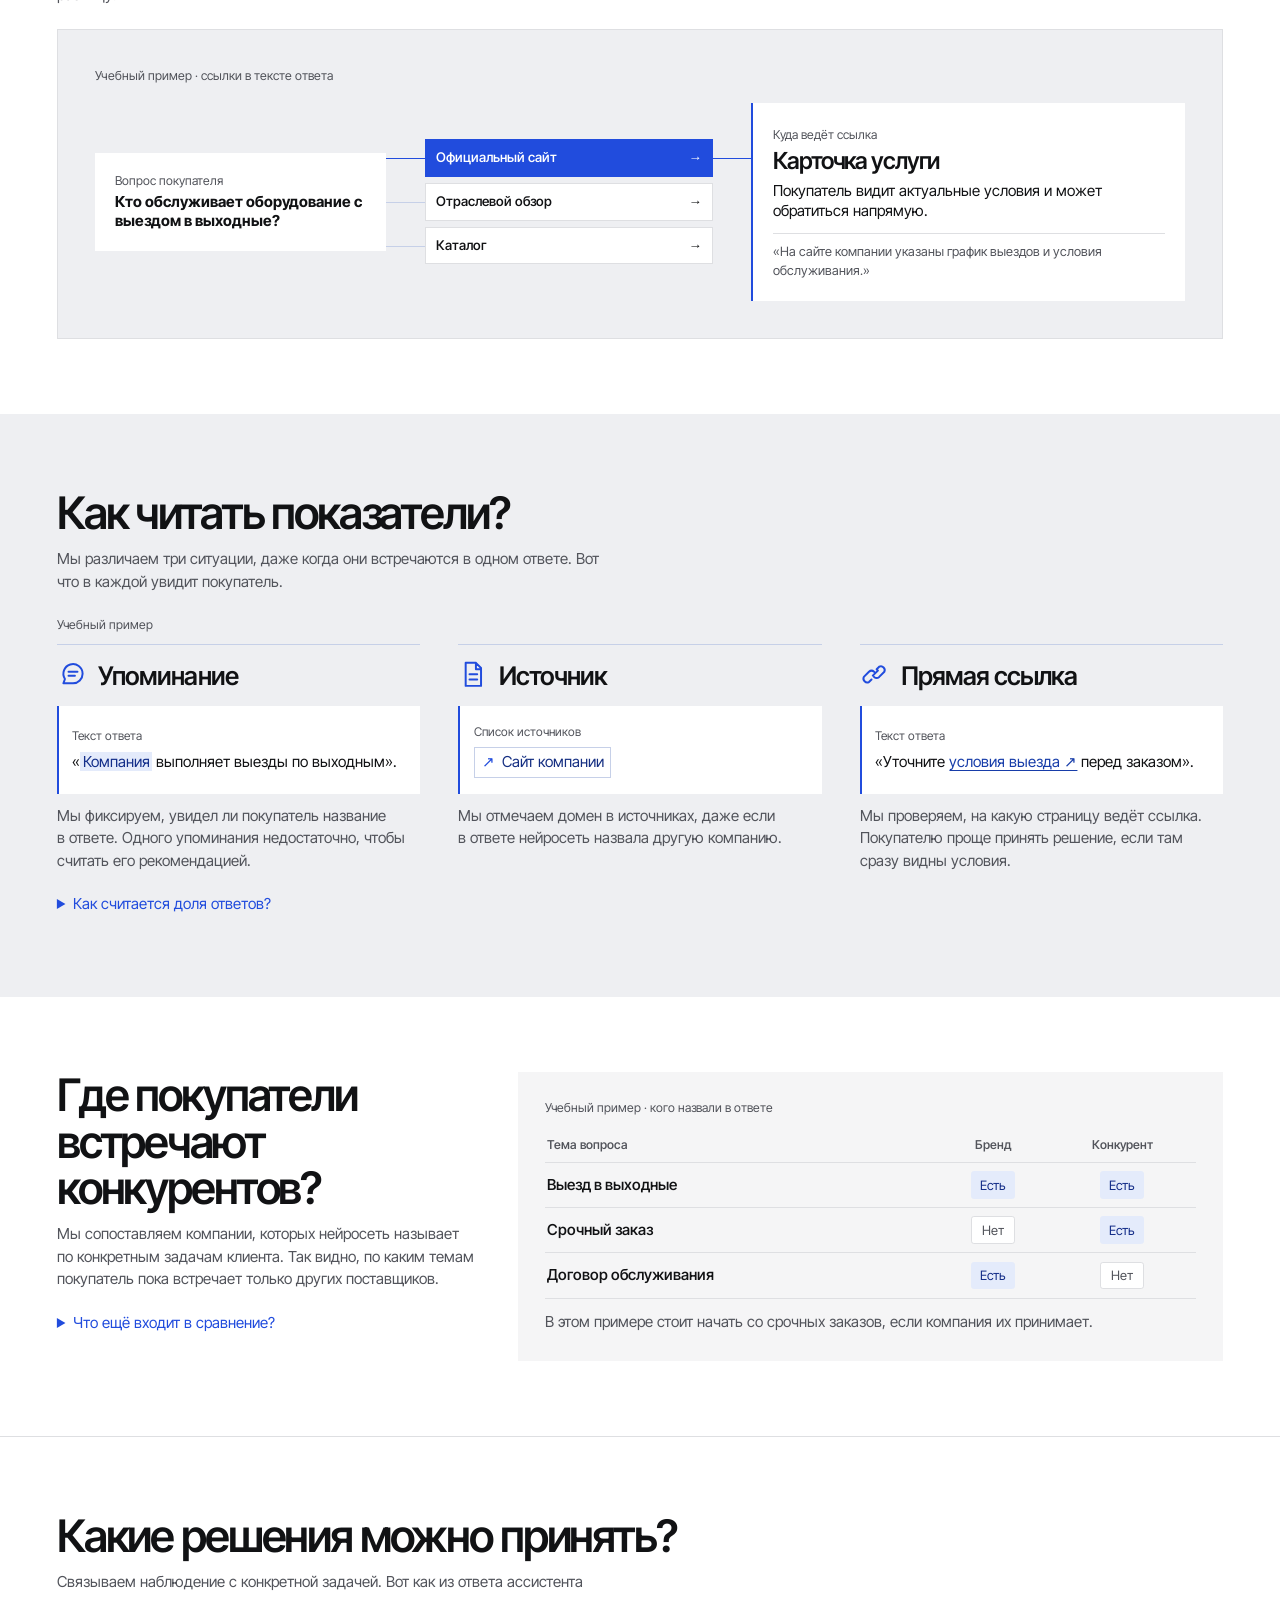
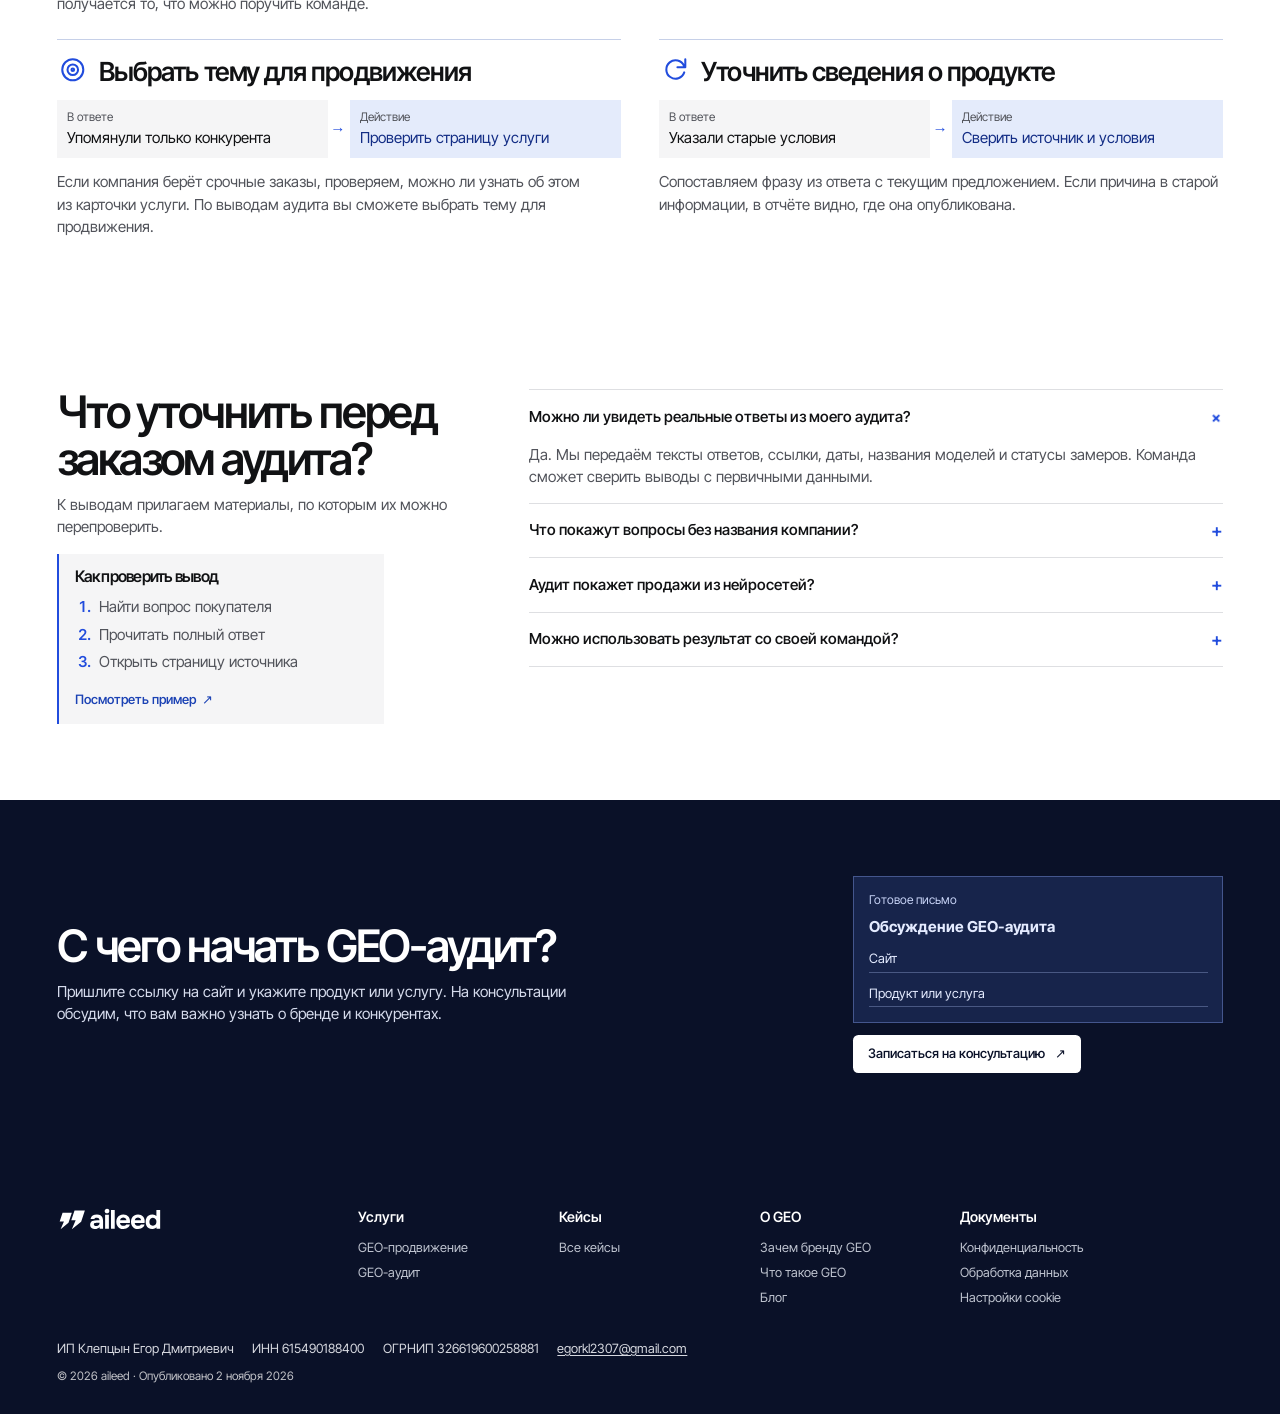
<file: audit/index.html>
<!doctype html>
<html lang="ru">
<head>
<meta charset="utf-8">
<meta name="viewport" content="width=device-width,initial-scale=1">
<title>GEO-аудит бренда в нейросетях | aileed</title>
<meta name="description" content="GEO-аудит бренда в Claude, ChatGPT, Gemini, DeepSeek, Алисе, Google AI Overviews и Perplexity. Проверим упоминания, конкурентов и ссылки в ответах.">
<meta name="author" content="aileed">
<meta name="datePublished" content="2026-11-02">
<meta name="dateModified" content="2026-11-26">
<meta name="robots" content="index,follow,max-image-preview:large">
<meta name="theme-color" content="#101113">
<link rel="canonical" href="https://egi411.github.io/geo-audit/audit/">
<link rel="describedby" type="text/plain" href="https://egi411.github.io/geo-audit/llms.txt">
<meta property="og:title" content="GEO-аудит бренда в нейросетях | aileed">
<meta property="og:description" content="GEO-аудит бренда в Claude, ChatGPT, Gemini, DeepSeek, Алисе, Google AI Overviews и Perplexity. Проверим упоминания, конкурентов и ссылки в ответах.">
<meta property="og:url" content="https://egi411.github.io/geo-audit/audit/">
<meta property="og:site_name" content="aileed">
<meta property="og:locale" content="ru_RU">
<meta property="og:type" content="website">
<meta property="og:image" content="https://egi411.github.io/geo-audit/assets/social-audit.png?v=90ce664e64c8">
<meta property="og:image:width" content="1200">
<meta property="og:image:height" content="630">
<meta property="og:image:alt" content="GEO-аудит бренда">
<meta name="twitter:card" content="summary_large_image">
<link rel="icon" type="image/svg+xml" href="../assets/mark.svg?v=1570c9bbff2b">
<link rel="stylesheet" href="../assets/paper.css?v=3334d104efad">
<link rel="stylesheet" href="../assets/interior.css?v=98729d764c56">
<link rel="stylesheet" href="../assets/agency.css?v=46b89e5a0c21">
<link rel="stylesheet" href="../assets/audit.css?v=36a7e2bc49e0">
<script type="application/ld+json">{"@context": "https://schema.org", "@type": "Organization", "@id": "https://egi411.github.io/geo-audit/#org", "name": "aileed", "description": "Агентство GEO-продвижения и аудита видимости брендов в нейросетях.", "legalName": "ИП КЛЕПЦЫН ЕГОР ДМИТРИЕВИЧ", "taxID": "615490188400", "email": "egorkl2307@gmail.com", "identifier": {"@type": "PropertyValue", "propertyID": "ОГРНИП", "value": "326619600258881"}, "url": "https://egi411.github.io/geo-audit/", "logo": "https://egi411.github.io/geo-audit/assets/aileed-logo.svg?v=c0b8e38cba22"}</script>
<script type="application/ld+json">{"@context": "https://schema.org", "@type": "WebSite", "@id": "https://egi411.github.io/geo-audit/#website", "name": "aileed", "url": "https://egi411.github.io/geo-audit/", "inLanguage": "ru-RU", "publisher": {"@id": "https://egi411.github.io/geo-audit/#org"}}</script>
<script type="application/ld+json">{"@context": "https://schema.org", "@type": "WebPage", "@id": "https://egi411.github.io/geo-audit/audit/#page", "url": "https://egi411.github.io/geo-audit/audit/", "name": "GEO-аудит бренда в нейросетях | aileed", "description": "GEO-аудит бренда в Claude, ChatGPT, Gemini, DeepSeek, Алисе, Google AI Overviews и Perplexity. Проверим упоминания, конкурентов и ссылки в ответах.", "inLanguage": "ru-RU", "author": {"@id": "https://egi411.github.io/geo-audit/#org"}, "publisher": {"@id": "https://egi411.github.io/geo-audit/#org"}, "datePublished": "2026-11-02", "dateModified": "2026-11-26", "isPartOf": {"@id": "https://egi411.github.io/geo-audit/#website"}, "mainEntity": {"@id": "https://egi411.github.io/geo-audit/audit/#service"}}</script>
<script type="application/ld+json">{"@context": "https://schema.org", "@type": "Service", "@id": "https://egi411.github.io/geo-audit/audit/#service", "name": "GEO-аудит бренда", "provider": {"@id": "https://egi411.github.io/geo-audit/#org"}, "areaServed": {"@type": "Country", "name": "Россия"}, "url": "https://egi411.github.io/geo-audit/audit/", "description": "GEO-аудит бренда в Claude, ChatGPT, Gemini, DeepSeek, Алисе, Google AI Overviews и Perplexity. Проверим упоминания, конкурентов и ссылки в ответах."}</script>
<script type="application/ld+json">{"@context": "https://schema.org", "@type": "FAQPage", "@id": "https://egi411.github.io/geo-audit/audit/#faq", "isPartOf": {"@id": "https://egi411.github.io/geo-audit/audit/#page"}, "mainEntity": [{"@type": "Question", "name": "Можно ли увидеть реальные ответы из моего аудита?", "acceptedAnswer": {"@type": "Answer", "text": "Да. Мы передаём тексты ответов, ссылки, даты, названия моделей и статусы замеров. Команда сможет сверить выводы с первичными данными."}}, {"@type": "Question", "name": "Что покажут вопросы без названия компании?", "acceptedAnswer": {"@type": "Answer", "text": "Мы покажем, в каких ситуациях нейросеть назвала вас без подсказки. Вопросы с названием разбираем отдельно. По ним видно, как нейросеть описывает уже известную покупателю компанию."}}, {"@type": "Question", "name": "Аудит покажет продажи из нейросетей?", "acceptedAnswer": {"@type": "Answer", "text": "Для оценки продаж нужны данные веб-аналитики и CRM. По аудиту мы покажем, где нейросети называют бренд и по каким ссылкам покупатель может перейти на сайт."}}, {"@type": "Question", "name": "Можно использовать результат со своей командой?", "acceptedAnswer": {"@type": "Answer", "text": "Да. Мы связываем наблюдения с ответами и страницами. Редакция или разработчики смогут взять задачи в работу."}}]}</script>
<script type="application/ld+json">{"@context": "https://schema.org", "@type": "BreadcrumbList", "itemListElement": [{"@type": "ListItem", "position": 1, "name": "aileed", "item": "https://egi411.github.io/geo-audit/"}, {"@type": "ListItem", "position": 2, "name": "GEO-аудит бренда в нейросетях", "item": "https://egi411.github.io/geo-audit/audit/"}]}</script>
<script src="../assets/site.js?v=fdec0477e495" defer>
</script>
<script src="../assets/privacy.js?v=5a8c73a1b54d" defer>
</script>
<script src="../assets/audit-reveal.js?v=fa6b9d28888b" defer>
</script>
</head>
<body class="paper-site" itemscope itemtype="https://schema.org/WebPage" itemid="https://egi411.github.io/geo-audit/audit/#page">
<a class="skip" href="#main">К содержанию</a>
<header class="site-header">
<div class="wrap nav">
 <a class="logo" href="../" aria-label="aileed — главная">
<img class="wordmark-logo" src="../assets/aileed-logo.svg?v=c0b8e38cba22" width="170" height="46" alt="aileed">
</a>
 <nav class="nav-links" id="navigation" aria-label="Основная навигация">
<a href="../">Главная</a>
<a href="../audit/" aria-current="page">Аудит</a>
<a href="../cases/">Кейсы</a>
<a href="../why-geo/">Зачем GEO</a>
<a href="../blog/">Блог</a>
</nav>
 <a class="btn nav-cta" href="mailto:egorkl2307@gmail.com?subject=%D0%9E%D0%B1%D1%81%D1%83%D0%B6%D0%B4%D0%B5%D0%BD%D0%B8%D0%B5%20GEO-%D0%B0%D1%83%D0%B4%D0%B8%D1%82%D0%B0&amp;body=%D0%97%D0%B4%D1%80%D0%B0%D0%B2%D1%81%D1%82%D0%B2%D1%83%D0%B9%D1%82%D0%B5%21%20%D0%A5%D0%BE%D1%87%D1%83%20%D0%BE%D0%B1%D1%81%D1%83%D0%B4%D0%B8%D1%82%D1%8C%20GEO-%D0%B0%D1%83%D0%B4%D0%B8%D1%82.%0A%0A%D0%A1%D0%B0%D0%B9%D1%82%3A%20%0A%D0%9F%D1%80%D0%BE%D0%B4%D1%83%D0%BA%D1%82%20%D0%B8%D0%BB%D0%B8%20%D1%83%D1%81%D0%BB%D1%83%D0%B3%D0%B0%20%D0%B4%D0%BB%D1%8F%20%D0%B0%D1%83%D0%B4%D0%B8%D1%82%D0%B0%3A%20%0A%D0%A7%D1%82%D0%BE%20%D1%85%D0%BE%D1%87%D1%83%20%D0%BF%D1%80%D0%BE%D0%B2%D0%B5%D1%80%D0%B8%D1%82%D1%8C%3A%20" data-open-brief>
<span class="desktop-label">Бесплатная консультация</span>
<span class="mobile-label">Консультация</span>
<span aria-hidden="true">↗</span>
</a>
 <button class="menu-toggle" aria-controls="navigation" aria-expanded="false" aria-label="Открыть меню">
<span class="menu-bars" aria-hidden="true">
</span>
</button>
</div>
</header>
<aside id="cookie-banner" class="cookie-banner a-cookie" aria-labelledby="cookie-title" hidden>
<div>
<h2 id="cookie-title">Какие cookie используются?</h2>
<p class="short-answer">Только необходимые настройки. Аналитика не подключена.</p>
</div>
<a href="../privacy.html#cookies">Подробнее</a>
<button type="button" class="btn" data-cookie-accept>Понятно</button>
</aside>
<main id="main">
<div class="audit-edition">
<div class="audit-hero">
<section class="audit-opening front-cover" id="audit-start">
 <div class="wrap cover-layout">
<div class="cover-copy">
<h1>GEO-аудит <span>бренда</span>
</h1>
 <p class="short-answer">Мы покажем, где нейросети называют ваш бренд, с&nbsp;кем сравнивают и&nbsp;куда ведут ссылки. По&nbsp;отчёту вы поймёте, какие темы и&nbsp;страницы требуют внимания.</p>
 <div class="front-actions">
<a class="btn primary" href="mailto:egorkl2307@gmail.com?subject=%D0%9E%D0%B1%D1%81%D1%83%D0%B6%D0%B4%D0%B5%D0%BD%D0%B8%D0%B5%20GEO-%D0%B0%D1%83%D0%B4%D0%B8%D1%82%D0%B0&amp;body=%D0%97%D0%B4%D1%80%D0%B0%D0%B2%D1%81%D1%82%D0%B2%D1%83%D0%B9%D1%82%D0%B5%21%20%D0%A5%D0%BE%D1%87%D1%83%20%D0%BE%D0%B1%D1%81%D1%83%D0%B4%D0%B8%D1%82%D1%8C%20GEO-%D0%B0%D1%83%D0%B4%D0%B8%D1%82.%0A%0A%D0%A1%D0%B0%D0%B9%D1%82%3A%20%0A%D0%9F%D1%80%D0%BE%D0%B4%D1%83%D0%BA%D1%82%20%D0%B8%D0%BB%D0%B8%20%D1%83%D1%81%D0%BB%D1%83%D0%B3%D0%B0%20%D0%B4%D0%BB%D1%8F%20%D0%B0%D1%83%D0%B4%D0%B8%D1%82%D0%B0%3A%20%0A%D0%A7%D1%82%D0%BE%20%D1%85%D0%BE%D1%87%D1%83%20%D0%BF%D1%80%D0%BE%D0%B2%D0%B5%D1%80%D0%B8%D1%82%D1%8C%3A%20" data-open-brief>Обсудить аудит <span aria-hidden="true">↗</span>
</a>
 <a class="front-link" href="#observations">Смотреть образец <span aria-hidden="true">↓</span>
</a>
</div>
 <p class="front-brief-note">Для записи откроется готовое письмо.</p>
 </div>
<figure class="audit-preview" aria-labelledby="audit-preview-title">
    <div class="audit-dial">
<svg class="coverage-dial" viewBox="0 0 476 415" aria-hidden="true" focusable="false">
      <defs>
<linearGradient id="coverage-ink" gradientUnits="userSpaceOnUse" x1="38" y1="290" x2="425" y2="95">
      <stop stop-color="#5883ff"/>
<stop offset=".45" stop-color="#8faaff"/>
<stop offset=".78" stop-color="#b8ceff"/>
<stop offset="1" stop-color="#f0f5ff"/>
</linearGradient>
</defs>
      <g class="coverage-guide" fill="none">
      <circle cx="238" cy="231" r="229"/>
<circle cx="238" cy="231" r="147"/>
      <path d="M15 231H461 M238 8V141 M238 337V402 M79 72L145 138 M331 324L394 387 M79 390L145 324 M331 138L397 72"/>
      </g>
      <g class="coverage-crosshair">
<path d="M30 30h13m-6.5 -6.5v13 M432 30h13m-6.5 -6.5v13 M30 383h13m-6.5 -6.5v13 M432 383h13m-6.5 -6.5v13"/>
</g>
      <g class="coverage-segments" fill="url(#coverage-ink)">
<path d="M101.39 382.51 L96.39 377.84 L128.32 344.73 L132.20 348.34 Z" class="name source link"/>
<path d="M94.24 375.73 L89.47 370.84 L122.96 339.30 L126.65 343.10 Z" class="name source link"/>
<path d="M87.41 368.62 L82.89 363.50 L117.86 333.62 L121.37 337.59 Z" class="name source link"/>
<path d="M80.94 361.19 L76.67 355.86 L113.05 327.70 L116.36 331.83 Z" class="name source link"/>
<path d="M74.84 353.46 L70.83 347.92 L108.53 321.56 L111.63 325.84 Z" class="name source link"/>
<path d="M69.12 345.43 L65.38 339.71 L104.30 315.20 L107.20 319.63 Z" class="name source link"/>
<path d="M63.79 337.15 L60.33 331.25 L100.39 308.64 L103.07 313.21 Z" class="name source link"/>
<path d="M58.87 328.61 L55.70 322.55 L96.81 301.91 L99.26 306.60 Z" class="name source link"/>
<path d="M54.36 319.85 L51.49 313.64 L93.55 295.01 L95.77 299.81 Z" class="name source link"/>
<path d="M50.29 310.88 L47.72 304.54 L90.62 287.96 L92.62 292.86 Z" class="name source link"/>
<path d="M46.65 301.72 L44.39 295.27 L88.05 280.78 L89.80 285.77 Z" class="name source link"/>
<path d="M43.46 292.40 L41.51 285.84 L85.82 273.48 L87.33 278.55 Z" class="name source link"/>
<path d="M40.72 282.93 L39.09 276.29 L83.94 266.08 L85.21 271.22 Z" class="name source link"/>
<path d="M38.44 273.35 L37.14 266.64 L82.43 258.60 L83.44 263.80 Z" class="name source link"/>
<path d="M36.63 263.66 L35.65 256.89 L81.28 251.06 L82.04 256.30 Z" class="name source link"/>
<path d="M35.29 253.90 L34.64 247.09 L80.49 243.46 L81.00 248.73 Z" class="name source link"/>
<path d="M34.42 244.08 L34.10 237.26 L80.07 235.84 L80.33 241.13 Z" class="name source link"/>
<path d="M34.03 234.24 L34.03 227.40 L80.02 228.21 L80.02 233.51 Z" class="name source link"/>
<path d="M34.11 224.39 L34.44 217.56 L80.34 220.59 L80.08 225.88 Z" class="name source link"/>
<path d="M34.66 214.55 L35.33 207.74 L81.03 212.99 L80.51 218.26 Z" class="name source"/>
<path d="M35.70 204.75 L36.69 197.99 L82.08 205.43 L81.31 210.67 Z" class="name source"/>
<path d="M37.20 195.01 L38.52 188.30 L83.50 197.93 L82.48 203.13 Z" class="name source"/>
<path d="M39.17 185.36 L40.81 178.72 L85.28 190.51 L84.01 195.65 Z" class="name source"/>
<path d="M41.61 175.81 L43.57 169.26 L87.41 183.18 L85.89 188.25 Z" class="name source"/>
<path d="M44.50 166.39 L46.77 159.94 L89.89 175.97 L88.13 180.96 Z" class="name source"/>
<path d="M47.85 157.12 L50.43 150.79 L92.72 168.88 L90.72 173.78 Z" class="name source"/>
<path d="M51.64 148.03 L54.52 141.83 L95.89 161.94 L93.66 166.74 Z" class="name source"/>
<path d="M55.86 139.13 L59.04 133.07 L99.39 155.16 L96.93 159.84 Z" class="name source"/>
<path d="M60.51 130.44 L63.98 124.55 L103.22 148.55 L100.53 153.11 Z" class="name source"/>
<path d="M65.57 121.98 L69.32 116.27 L107.36 142.14 L104.45 146.57 Z" class="name source"/>
<path d="M71.04 113.79 L75.06 108.26 L111.80 135.93 L108.69 140.22 Z" class="name source"/>
<path d="M76.89 105.86 L81.17 100.53 L116.54 129.95 L113.22 134.08 Z" class="name source"/>
<path d="M83.12 98.23 L87.66 93.11 L121.56 124.20 L118.05 128.17 Z" class="name source"/>
<path d="M89.71 90.90 L94.49 86.01 L126.85 118.71 L123.15 122.49 Z" class="name source"/>
<path d="M96.65 83.91 L101.66 79.25 L132.40 113.47 L128.52 117.07 Z" class="name source"/>
<path d="M103.92 77.25 L109.15 72.85 L138.20 108.51 L134.15 111.92 Z" class="name source"/>
<path d="M111.50 70.96 L116.93 66.81 L144.23 103.83 L140.02 107.05 Z" class="name"/>
<path d="M119.37 65.04 L125.00 61.15 L150.48 99.45 L146.12 102.46 Z" class="name"/>
<path d="M127.53 59.50 L133.33 55.90 L156.94 95.38 L152.44 98.17 Z" class="name"/>
<path d="M135.94 54.37 L141.91 51.05 L163.58 91.62 L158.95 94.20 Z" class="name"/>
<path d="M144.58 49.65 L150.71 46.62 L170.40 88.19 L165.65 90.54 Z" class="name"/>
<path d="M153.45 45.35 L159.72 42.62 L177.37 85.10 L172.52 87.21 Z" class="name"/>
<path d="M162.51 41.48 L168.91 39.06 L184.49 82.34 L179.53 84.21 Z" class="name"/>
<path d="M171.75 38.06 L178.25 35.94 L191.73 79.93 L186.69 81.56 Z" class="name"/>
<path d="M181.15 35.08 L187.74 33.29 L199.08 77.87 L193.97 79.26 Z" class="name"/>
<path d="M190.67 32.57 L197.35 31.09 L206.51 76.17 L201.34 77.31 Z" class="name"/>
<path d="M200.31 30.51 L207.05 29.36 L214.03 74.83 L208.81 75.72 Z" class="name"/>
<path d="M210.03 28.93 L216.82 28.10 L221.60 73.85 L216.34 74.49 Z" class="name"/>
<path d="M219.82 27.81 L226.64 27.32 L229.20 73.25 L223.92 73.63 Z" class="name"/>
<path d="M229.66 27.17 L236.49 27.01 L236.83 73.00 L231.54 73.13 Z" class="name"/>
<path d="M239.51 27.01 L246.34 27.17 L244.46 73.13 L239.17 73.00 Z" class="name"/>
<path d="M249.36 27.32 L256.18 27.81 L252.08 73.63 L246.80 73.25 Z" class="name"/>
<path d="M259.18 28.10 L265.97 28.93 L259.66 74.49 L254.40 73.85 Z"/>
<path d="M268.95 29.36 L275.69 30.51 L267.19 75.72 L261.97 74.83 Z"/>
<path d="M278.65 31.09 L285.33 32.57 L274.66 77.31 L269.49 76.17 Z"/>
<path d="M288.26 33.29 L294.85 35.08 L282.03 79.26 L276.92 77.87 Z"/>
<path d="M297.75 35.94 L304.25 38.06 L289.31 81.56 L284.27 79.93 Z"/>
<path d="M307.09 39.06 L313.49 41.48 L296.47 84.21 L291.51 82.34 Z"/>
<path d="M316.28 42.62 L322.55 45.35 L303.48 87.21 L298.63 85.10 Z"/>
<path d="M325.29 46.62 L331.42 49.65 L310.35 90.54 L305.60 88.19 Z"/>
<path d="M334.09 51.05 L340.06 54.37 L317.05 94.20 L312.42 91.62 Z"/>
<path d="M342.67 55.90 L348.47 59.50 L323.56 98.17 L319.06 95.38 Z"/>
<path d="M351.00 61.15 L356.63 65.04 L329.88 102.46 L325.52 99.45 Z"/>
<path d="M359.07 66.81 L364.50 70.96 L335.98 107.05 L331.77 103.83 Z"/>
<path d="M366.85 72.85 L372.08 77.25 L341.85 111.92 L337.80 108.51 Z"/>
<path d="M374.34 79.25 L379.35 83.91 L347.48 117.07 L343.60 113.47 Z"/>
<path d="M381.51 86.01 L386.29 90.90 L352.85 122.49 L349.15 118.71 Z"/>
<path d="M388.34 93.11 L392.88 98.23 L357.95 128.17 L354.44 124.20 Z"/>
<path d="M394.83 100.53 L399.11 105.86 L362.78 134.08 L359.46 129.95 Z"/>
<path d="M400.94 108.26 L404.96 113.79 L367.31 140.22 L364.20 135.93 Z"/>
<path d="M406.68 116.27 L410.43 121.98 L371.55 146.57 L368.64 142.14 Z"/>
<path d="M412.02 124.55 L415.49 130.44 L375.47 153.11 L372.78 148.55 Z"/>
<path d="M416.96 133.07 L420.14 139.13 L379.07 159.84 L376.61 155.16 Z"/>
<path d="M421.48 141.83 L424.36 148.03 L382.34 166.74 L380.11 161.94 Z"/>
<path d="M425.57 150.79 L428.15 157.12 L385.28 173.78 L383.28 168.88 Z"/>
<path d="M429.23 159.94 L431.50 166.39 L387.87 180.96 L386.11 175.97 Z"/>
<path d="M432.43 169.26 L434.39 175.81 L390.11 188.25 L388.59 183.18 Z"/>
<path d="M435.19 178.72 L436.83 185.36 L391.99 195.65 L390.72 190.51 Z"/>
<path d="M437.48 188.30 L438.80 195.01 L393.52 203.13 L392.50 197.93 Z"/>
<path d="M439.31 197.99 L440.30 204.75 L394.69 210.67 L393.92 205.43 Z"/>
<path d="M440.67 207.74 L441.34 214.55 L395.49 218.26 L394.97 212.99 Z"/>
<path d="M441.56 217.56 L441.89 224.39 L395.92 225.88 L395.66 220.59 Z"/>
<path d="M441.97 227.40 L441.97 234.24 L395.98 233.51 L395.98 228.21 Z"/>
<path d="M441.90 237.26 L441.58 244.08 L395.67 241.13 L395.93 235.84 Z"/>
<path d="M441.36 247.09 L440.71 253.90 L395.00 248.73 L395.51 243.46 Z"/>
<path d="M440.35 256.89 L439.37 263.66 L393.96 256.30 L394.72 251.06 Z"/>
<path d="M438.86 266.64 L437.56 273.35 L392.56 263.80 L393.57 258.60 Z"/>
<path d="M436.91 276.29 L435.28 282.93 L390.79 271.22 L392.06 266.08 Z"/>
<path d="M434.49 285.84 L432.54 292.40 L388.67 278.55 L390.18 273.48 Z"/>
<path d="M431.61 295.27 L429.35 301.72 L386.20 285.77 L387.95 280.78 Z"/>
<path d="M428.28 304.54 L425.71 310.88 L383.38 292.86 L385.38 287.96 Z"/>
<path d="M424.51 313.64 L421.64 319.85 L380.23 299.81 L382.45 295.01 Z"/>
<path d="M420.30 322.55 L417.13 328.61 L376.74 306.60 L379.19 301.91 Z"/>
<path d="M415.67 331.25 L412.21 337.15 L372.93 313.21 L375.61 308.64 Z"/>
<path d="M410.62 339.71 L406.88 345.43 L368.80 319.63 L371.70 315.20 Z"/>
<path d="M405.17 347.92 L401.16 353.46 L364.37 325.84 L367.47 321.56 Z"/>
<path d="M399.33 355.86 L395.06 361.19 L359.64 331.83 L362.95 327.70 Z"/>
<path d="M393.11 363.50 L388.59 368.62 L354.63 337.59 L358.14 333.62 Z"/>
<path d="M386.53 370.84 L381.76 375.73 L349.35 343.10 L353.04 339.30 Z"/>
<path d="M379.61 377.84 L374.61 382.51 L343.80 348.34 L347.68 344.73 Z"/>
</g>
<path fill="none" stroke="#7c879e" stroke-width="1" d="M93.42 386.05 L87.28 392.63 M86.10 378.88 L83.23 381.67 M79.13 371.38 L76.14 374.03 M72.54 363.54 L69.42 366.04 M66.33 355.40 L63.10 357.75 M60.53 346.96 L57.18 349.15 M55.14 338.26 L51.69 340.28 M50.17 329.30 L46.63 331.16 M45.64 320.12 L42.01 321.80 M41.56 310.73 L37.86 312.23 M37.94 301.15 L29.45 304.13 M34.79 291.41 L30.95 292.55 M32.11 281.53 L28.22 282.48 M29.91 271.52 L25.98 272.29 M28.20 261.43 L24.24 262.00 M26.97 251.26 L22.99 251.65 M26.24 241.05 L22.24 241.24 M26.00 230.81 L22.00 230.81 M26.26 220.58 L22.26 220.38 M27.01 210.36 L23.03 209.98 M28.25 200.20 L19.34 198.89 M29.98 190.11 L26.06 189.34 M32.20 180.11 L28.32 179.15 M34.90 170.23 L31.06 169.09 M38.07 160.50 L34.29 159.17 M41.70 150.93 L38.00 149.41 M45.80 141.54 L42.17 139.85 M50.34 132.36 L46.80 130.50 M55.33 123.42 L51.88 121.39 M60.73 114.72 L57.39 112.53 M66.55 106.30 L59.28 101.00 M72.78 98.17 L69.66 95.66 M79.38 90.34 L76.39 87.69 M86.36 82.85 L83.50 80.05 M93.69 75.70 L90.97 72.77 M101.36 68.91 L98.78 65.85 M109.34 62.50 L106.92 59.32 M117.63 56.49 L115.36 53.19 M126.20 50.88 L124.09 47.48 M135.02 45.69 L133.08 42.19 M144.09 40.93 L140.11 32.86 M153.38 36.62 L151.78 32.95 M162.86 32.76 L161.45 29.02 M172.52 29.36 L171.29 25.56 M182.34 26.44 L181.29 22.58 M192.28 23.99 L191.42 20.08 M202.33 22.02 L201.66 18.08 M212.46 20.54 L211.98 16.57 M222.65 19.56 L222.36 15.57 M232.88 19.06 L232.78 15.06 M243.12 19.06 L243.34 10.06 M253.35 19.56 L253.64 15.57 M263.54 20.54 L264.02 16.57 M273.67 22.02 L274.34 18.08 M283.72 23.99 L284.58 20.08 M293.66 26.44 L294.71 22.58 M303.48 29.36 L304.71 25.56 M313.14 32.76 L314.55 29.02 M322.62 36.62 L324.22 32.95 M331.91 40.93 L333.68 37.35 M340.98 45.69 L345.35 37.82 M349.80 50.88 L351.91 47.48 M358.37 56.49 L360.64 53.19 M366.66 62.50 L369.08 59.32 M374.64 68.91 L377.22 65.85 M382.31 75.70 L385.03 72.77 M389.64 82.85 L392.50 80.05 M396.62 90.34 L399.61 87.69 M403.22 98.17 L406.34 95.66 M409.45 106.30 L412.68 103.95 M415.27 114.72 L422.79 109.79 M420.67 123.42 L424.12 121.39 M425.66 132.36 L429.20 130.50 M430.20 141.54 L433.83 139.85 M434.30 150.93 L438.00 149.41 M437.93 160.50 L441.71 159.17 M441.10 170.23 L444.94 169.09 M443.80 180.11 L447.68 179.15 M446.02 190.11 L449.94 189.34 M447.75 200.20 L451.71 199.62 M448.99 210.36 L457.95 209.49 M449.74 220.58 L453.74 220.38 M450.00 230.81 L454.00 230.81 M449.76 241.05 L453.76 241.24 M449.03 251.26 L453.01 251.65 M447.80 261.43 L451.76 262.00 M446.09 271.52 L450.02 272.29 M443.89 281.53 L447.78 282.48 M441.21 291.41 L445.05 292.55 M438.06 301.15 L441.83 302.47 M434.44 310.73 L442.78 314.11 M430.36 320.12 L433.99 321.80 M425.83 329.30 L429.37 331.16 M420.86 338.26 L424.31 340.28 M415.47 346.96 L418.82 349.15 M409.67 355.40 L412.90 357.75 M403.46 363.54 L406.58 366.04 M396.87 371.38 L399.86 374.03 M389.90 378.88 L392.77 381.67 M382.58 386.05 L388.72 392.63"/>
<g fill="#aaafbc" font-family="inherit" font-size="11">
<text x="84" y="395">0%</text>
<text x="391" y="395" text-anchor="end">100%</text>
</g>
</svg>
    <div class="audit-dial-caption">
<span id="audit-preview-title">Учебный срез</span>
    <div class="preview-reading reading-name">
        <strong>52<small> из 100</small>
</strong>
<p>ответов с упоминанием бренда</p>
</div>
<div class="preview-reading reading-source">
        <strong>36<small> из 100</small>
</strong>
<p>ответов с сайтом в источниках</p>
</div>
<div class="preview-reading reading-link">
        <strong>19<small> из 100</small>
</strong>
<p>ответов с прямой ссылкой в тексте</p>
</div>
</div>
</div>
    <fieldset class="preview-select">
<legend>Показатель учебной выборки</legend>
<label>
<input type="radio" name="preview-metric" value="name" checked>
<span>Упоминания</span>
</label>
<label>
<input type="radio" name="preview-metric" value="source">
<span>Источники</span>
</label>
<label>
<input type="radio" name="preview-metric" value="link">
<span>Ссылки</span>
</label>
</fieldset>
    </figure>
</div>
 <nav class="wrap audit-cover-index" aria-label="Разделы отчёта">
<span>В&nbsp;отчёте</span>
 <a href="#report">Состав отчёта <span aria-hidden="true">↓</span>
</a>
 <a href="#tone">Тональность <span aria-hidden="true">↓</span>
</a>
 <a href="#sample">Источники <span aria-hidden="true">↓</span>
</a>
</nav>
 </section>
</div>
<section class="model-ribbon" id="neural-networks" aria-labelledby="audit-models-title">
 <div class="wrap model-ribbon-heading">
<h2 id="audit-models-title">Где мы проверяем ответы?</h2>
 <p>Сравниваем ответы ассистентов и&nbsp;обзоры ИИ в&nbsp;поиске Google по&nbsp;одним и&nbsp;тем же вопросам. В&nbsp;отчёте показываем, какие выводы повторяются.</p>
</div>
 <div class="model-ribbon-window" role="group" aria-labelledby="audit-models-title" tabindex="0">
 <ul role="list">
<li>
<img src="../assets/brands/claude-lockup.svg?v=81609586ce91" alt="Claude" width="124" height="24" style="--mark-width:124">
</li>
<li>
<img src="../assets/brands/chatgpt.svg?v=f3b4a78ed08d" alt="ChatGPT" width="24" height="24" style="--mark-width:24">
<span aria-hidden="true">ChatGPT</span>
</li>
<li>
<img src="../assets/brands/gemini-text.svg?v=d0d96b1c6def" alt="Gemini" width="98" height="24" style="--mark-width:98">
</li>
<li>
<img src="../assets/brands/deepseek.svg?v=8f9443e351b6" alt="DeepSeek" width="24" height="24" style="--mark-width:24">
<span aria-hidden="true">DeepSeek</span>
</li>
<li>
<img src="../assets/brands/alice-mono.svg?v=174bbf894f97" alt="Алиса" width="24" height="24" style="--mark-width:24">
<span aria-hidden="true">Алиса</span>
</li>
<li>
<img src="../assets/brands/google.svg?v=eb5c71a1dbd6" alt="Google AI Overviews" width="24" height="24" style="--mark-width:24">
<span aria-hidden="true">Google AI Overviews</span>
</li>
<li>
<img src="../assets/brands/perplexity.svg?v=c66c64e9e3c2" alt="Perplexity" width="24" height="24" style="--mark-width:24">
<span aria-hidden="true">Perplexity</span>
</li>
</ul>
<ul aria-hidden="true">
<li>
<img src="../assets/brands/claude-lockup.svg?v=81609586ce91" alt="Claude" width="124" height="24" style="--mark-width:124">
</li>
<li>
<img src="../assets/brands/chatgpt.svg?v=f3b4a78ed08d" alt="ChatGPT" width="24" height="24" style="--mark-width:24">
<span aria-hidden="true">ChatGPT</span>
</li>
<li>
<img src="../assets/brands/gemini-text.svg?v=d0d96b1c6def" alt="Gemini" width="98" height="24" style="--mark-width:98">
</li>
<li>
<img src="../assets/brands/deepseek.svg?v=8f9443e351b6" alt="DeepSeek" width="24" height="24" style="--mark-width:24">
<span aria-hidden="true">DeepSeek</span>
</li>
<li>
<img src="../assets/brands/alice-mono.svg?v=174bbf894f97" alt="Алиса" width="24" height="24" style="--mark-width:24">
<span aria-hidden="true">Алиса</span>
</li>
<li>
<img src="../assets/brands/google.svg?v=eb5c71a1dbd6" alt="Google AI Overviews" width="24" height="24" style="--mark-width:24">
<span aria-hidden="true">Google AI Overviews</span>
</li>
<li>
<img src="../assets/brands/perplexity.svg?v=c66c64e9e3c2" alt="Perplexity" width="24" height="24" style="--mark-width:24">
<span aria-hidden="true">Perplexity</span>
</li>
</ul>
</div>
</section>
<section class="edition report-delivery">
<div class="wrap" id="report">
<header class="edition-head">
<h2>Что вы получите после аудита?</h2>
<p class="short-answer">Мы передадим выводы для руководителя и&nbsp;приложение с&nbsp;данными для проверки. По&nbsp;учебным фрагментам видно, что получит каждая команда.</p>
</header>
<div class="delivery-list">
<article>
<p class="delivery-team">
<svg class="topic-icon" width="24" height="24" viewBox="0 0 24 24" fill="none" stroke="currentColor" stroke-width="1.55" stroke-linecap="round" stroke-linejoin="round" aria-hidden="true" focusable="false">
<path d="m3 6 6-3 6 3 6-3v15l-6 3-6-3-6 3V6Zm6-3v15m6-12v15"/>
</svg>Маркетингу</p>
<h3>Карта спроса</h3>
  <dl class="delivery-specimen">
<div>
<dt>Тема</dt>
<dd>Срочный выезд</dd>
</div>
<div>
<dt>Вопрос</dt>
<dd>Кто приедет сегодня?</dd>
</div>
<div>
<dt>Кого назвали</dt>
<dd>Конкурент</dd>
</div>
</dl>
<p>По&nbsp;каждой теме соберём вопросы, частоту упоминаний и&nbsp;имена конкурентов. Вы увидите, в&nbsp;каких задачах покупателя ваш бренд уже заметен.</p>
</article>
<article>
<p class="delivery-team">
<svg class="topic-icon" width="24" height="24" viewBox="0 0 24 24" fill="none" stroke="currentColor" stroke-width="1.55" stroke-linecap="round" stroke-linejoin="round" aria-hidden="true" focusable="false">
<path d="M10 6H6a2 2 0 0 0-2 2v4h5c0 2-1 4-3 6m14-12h-4a2 2 0 0 0-2 2v4h5c0 2-1 4-3 6"/>
</svg>Продукту и&nbsp;PR</p>
<h3>Подборка ответов</h3>
  <dl class="delivery-specimen">
<div>
<dt>Цитата</dt>
<dd>«Выезд по&nbsp;выходным»</dd>
</div>
<div>
<dt>Факт</dt>
<dd>График работы</dd>
</div>
<div>
<dt>Источник</dt>
<dd>Карточка услуги</dd>
</div>
</dl>
<p>Передадим фразы, в&nbsp;которых нейросеть объясняет выбор. Команда сможет сверить характеристики и&nbsp;условия с&nbsp;текущим предложением.</p>
</article>
<article>
<p class="delivery-team">
<svg class="topic-icon" width="24" height="24" viewBox="0 0 24 24" fill="none" stroke="currentColor" stroke-width="1.55" stroke-linecap="round" stroke-linejoin="round" aria-hidden="true" focusable="false">
<rect x="4" y="3" width="16" height="18" rx="2"/>
<path d="m7 8 1 1 2-2m-3 7 1 1 2-2m3-5h4m-4 6h4"/>
</svg>Редакции и&nbsp;разработке</p>
<h3>Задачи по&nbsp;страницам</h3>
  <dl class="delivery-specimen">
<div>
<dt>Страница</dt>
<dd>Карточка услуги</dd>
</div>
<div>
<dt>Наблюдение</dt>
<dd>Графика нет</dd>
</div>
<div>
<dt>Задача</dt>
<dd>Добавить часы выезда</dd>
</div>
</dl>
<p>Свяжем каждый приоритет с&nbsp;адресом страницы и&nbsp;примером ответа. После правки команда сможет вернуться к&nbsp;тому же вопросу.</p>
</article>
</div>
</div>
</section>
<section class="audit-report wrap" id="observations" aria-labelledby="audit-report-title">
        <div class="report-spread">
<header class="report-cover">
        <img src="../assets/audit-workspace.webp?v=50da39dcb1b6" width="1350" height="962" alt="Графики на экране ноутбука" decoding="async" loading="lazy">
        <div class="report-title">
<span>Учебный отчёт</span>
<h2 id="audit-report-title">По каким темам виден бренд?</h2>
</div>
</header>
        <div class="report-pocket">
<div class="scoreboard">
        <p class="report-context">В учебной выборке 100 ответов, по 25 на каждую тему. Переключите показатель, чтобы сравнить темы, или откройте общую таблицу.</p>
        <fieldset class="score-tabs">
<legend>Показатель отчёта</legend>
<label>
<input type="radio" name="measure" value="name" checked>
<span>Упоминания</span>
</label>
<label>
<input type="radio" name="measure" value="source">
<span>Источники</span>
</label>
<label>
<input type="radio" name="measure" value="link">
<span>Ссылки</span>
</label>
</fieldset>
        <div class="score-plot" data-measure="name">
            <div class="score-total">
<strong>52<small>/100</small>
</strong>
<p>ответов с упоминанием бренда</p>
</div>
            <ol aria-label="Упоминания по темам">
<li>
<span>Выбор поставщика</span>
<i aria-hidden="true">
<b style="--value:68%">
</b>
</i>
<strong>17 <small>из 25</small>
</strong>
</li>
<li>
<span>Стоимость</span>
<i aria-hidden="true">
<b style="--value:44%">
</b>
</i>
<strong>11 <small>из 25</small>
</strong>
</li>
<li>
<span>Условия обслуживания</span>
<i aria-hidden="true">
<b style="--value:60%">
</b>
</i>
<strong>15 <small>из 25</small>
</strong>
</li>
<li>
<span>Сравнение предложений</span>
<i aria-hidden="true">
<b style="--value:36%">
</b>
</i>
<strong>9 <small>из 25</small>
</strong>
</li>
</ol>
<p class="plot-reading">Покупатель увидел название компании. Из полного ответа можно понять, советует ли её нейросеть и почему.</p>
</div>
<div class="score-plot" data-measure="source">
            <div class="score-total">
<strong>36<small>/100</small>
</strong>
<p>ответов с сайтом в источниках</p>
</div>
            <ol aria-label="Источники по темам">
<li>
<span>Выбор поставщика</span>
<i aria-hidden="true">
<b style="--value:48%">
</b>
</i>
<strong>12 <small>из 25</small>
</strong>
</li>
<li>
<span>Стоимость</span>
<i aria-hidden="true">
<b style="--value:40%">
</b>
</i>
<strong>10 <small>из 25</small>
</strong>
</li>
<li>
<span>Условия обслуживания</span>
<i aria-hidden="true">
<b style="--value:32%">
</b>
</i>
<strong>8 <small>из 25</small>
</strong>
</li>
<li>
<span>Сравнение предложений</span>
<i aria-hidden="true">
<b style="--value:24%">
</b>
</i>
<strong>6 <small>из 25</small>
</strong>
</li>
</ol>
<p class="plot-reading">Сайт указан среди источников. Нейросеть могла использовать его документацию, даже если в самом ответе предложила другой сервис.</p>
</div>
<div class="score-plot" data-measure="link">
            <div class="score-total">
<strong>19<small>/100</small>
</strong>
<p>ответов с прямой ссылкой в тексте</p>
</div>
            <ol aria-label="Ссылки по темам">
<li>
<span>Выбор поставщика</span>
<i aria-hidden="true">
<b style="--value:28%">
</b>
</i>
<strong>7 <small>из 25</small>
</strong>
</li>
<li>
<span>Стоимость</span>
<i aria-hidden="true">
<b style="--value:20%">
</b>
</i>
<strong>5 <small>из 25</small>
</strong>
</li>
<li>
<span>Условия обслуживания</span>
<i aria-hidden="true">
<b style="--value:16%">
</b>
</i>
<strong>4 <small>из 25</small>
</strong>
</li>
<li>
<span>Сравнение предложений</span>
<i aria-hidden="true">
<b style="--value:12%">
</b>
</i>
<strong>3 <small>из 25</small>
</strong>
</li>
</ol>
<p class="plot-reading">Читатель может перейти на сайт из текста. Это возможность перехода. Число состоявшихся визитов покажет веб-аналитика.</p>
</div>
</div>
</div>
</div>
        <details class="report-register">
<summary>Таблица по всем показателям</summary>
        <div class="register-scroll" tabindex="0" role="region" aria-label="Таблица результатов по четырём темам">
        <table>
<caption>Число ответов с каждым признаком. Один ответ может попасть в несколько столбцов.</caption>
<thead>
        <tr>
<th scope="col">Тема запроса</th>
<th scope="col">Ответы</th>
<th scope="col">Упоминания</th>
<th scope="col">Источники</th>
<th scope="col">Ссылки</th>
</tr>
</thead>
        <tbody>
<tr>
<th scope="row">Выбор поставщика</th>
<td>25</td>
<td>17</td>
<td>12</td>
<td>7</td>
</tr>
<tr>
<th scope="row">Стоимость</th>
<td>25</td>
<td>11</td>
<td>10</td>
<td>5</td>
</tr>
<tr>
<th scope="row">Условия обслуживания</th>
<td>25</td>
<td>15</td>
<td>8</td>
<td>4</td>
</tr>
<tr>
<th scope="row">Сравнение предложений</th>
<td>25</td>
<td>9</td>
<td>6</td>
<td>3</td>
</tr>
</tbody>
<tfoot>
<tr>
<th scope="row">Всего</th>
<td>100</td>
<td>52</td>
<td>36</td>
<td>19</td>
</tr>
</tfoot>
</table>
</div>
        </details>
</section>
<section class="tone-section" id="tone">
<div class="wrap">
    <header class="edition-head">
<h2>Как нейросети описывают бренд?</h2>
    <p class="short-answer">Мы отмечаем, что нейросети называют преимуществом и почему советуют выбрать другую компанию. Если ассистент ссылается на ограничение, сверяем его с&nbsp;действующими условиями.</p>
</header>
    <figure class="tone-figure">
<figcaption>Учебный пример · ответы с упоминанием бренда</figcaption>
    <div class="tone-ring" style="--tone-first:46.15%;--tone-second:80.77%">
    <div>
<b>52</b>
<span>ответа</span>
</div>
</div>
<ul>
<li class="tone-positive">
<b>24</b>
<div>
<h3>Положительная</h3>
    <blockquote>«Компания подойдёт, если нужен выезд к заказчику в выходные.»</blockquote>
</div>
</li>
<li class="tone-neutral">
<b>18</b>
<div>
<h3>Нейтральная</h3>
    <blockquote>«У компании есть услуга выездного обслуживания.»</blockquote>
</div>
</li>
<li class="tone-critical">
<b>10</b>
<div>
<h3>Критическая</h3>
    <blockquote>«Для срочного заказа стоит рассмотреть других поставщиков.»</blockquote>
</div>
</li>
</ul>
</figure>
    </div>
</section>
<section class="source-section wrap" id="sample">
    <header class="edition-head">
<h2>Куда ведут ссылки из ответов?</h2>
    <p class="short-answer">В отчёте мы показываем страницу назначения. Так видно, может ли покупатель проверить условия и&nbsp;обратиться к&nbsp;вам. Выберите источник, чтобы посмотреть разницу.</p>
</header>
    <figure id="sample-board" class="source-map">
    <figcaption>Учебный пример · ссылки в тексте ответа</figcaption>
    <div class="route-question">
<span>Вопрос покупателя</span>
<b>Кто обслуживает оборудование с выездом в выходные?</b>
</div>
    <fieldset class="route-options">
<legend>Выбрать направление ссылки</legend>
<label>
<input type="radio" name="source-route" value="official" checked>
        <span>Официальный сайт<span aria-hidden="true">→</span>
</span>
</label>
<label>
<input type="radio" name="source-route" value="review">
        <span>Отраслевой обзор<span aria-hidden="true">→</span>
</span>
</label>
<label>
<input type="radio" name="source-route" value="directory">
        <span>Каталог<span aria-hidden="true">→</span>
</span>
</label>
</fieldset>
    <div class="route-readings">
<div class="route-reading" data-route="official">
        <span>Куда ведёт ссылка</span>
<h3>Карточка услуги</h3>
<p>Покупатель видит актуальные условия и может обратиться напрямую.</p>
        <blockquote>«На сайте компании указаны график выездов и условия обслуживания.»</blockquote>
</div>
<div class="route-reading" data-route="review">
        <span>Куда ведёт ссылка</span>
<h3>Сравнение компаний</h3>
<p>Покупатель видит несколько компаний и читает, чем они отличаются.</p>
        <blockquote>«В отраслевом обзоре перечислены поставщики, которые выезжают в выходные.»</blockquote>
</div>
<div class="route-reading" data-route="directory">
        <span>Куда ведёт ссылка</span>
<h3>Профиль поставщика</h3>
<p>До обращения покупателю придётся уточнить, подходит ли ему график.</p>
        <blockquote>«В каталоге есть телефон компании, но график выезда не указан.»</blockquote>
</div>
</div>
</figure>
</section>
<section class="edition measurement-notes">
<div class="wrap" id="results">
<header class="edition-head">
<h2>Как читать показатели?</h2>
<p class="short-answer">Мы различаем три ситуации, даже когда они встречаются в&nbsp;одном ответе. Вот что в&nbsp;каждой увидит покупатель.</p>
</header>
<figure class="measurement-figure">
<figcaption>Учебный пример</figcaption>
<dl class="measurement-index">
<div class="measurement-item">
<dt>
<svg class="topic-icon" width="24" height="24" viewBox="0 0 24 24" fill="none" stroke="currentColor" stroke-width="1.55" stroke-linecap="round" stroke-linejoin="round" aria-hidden="true" focusable="false">
<path d="M20 11.5a7.5 7.5 0 0 1-7.5 7.5H5l1.2-3.4A7.5 7.5 0 1 1 20 11.5Z"/>
<path d="M9 10h7m-7 3h5"/>
</svg>Упоминание</dt>
<dd>
 <div class="metric-specimen">
<span>Текст ответа</span>
<p>«<mark>Компания</mark> выполняет выезды по&nbsp;выходным».</p>
</div>
<p>Мы фиксируем, увидел ли покупатель название в&nbsp;ответе. Одного упоминания недостаточно, чтобы считать его рекомендацией.</p>
</dd>
</div>
<div class="measurement-item">
<dt>
<svg class="topic-icon" width="24" height="24" viewBox="0 0 24 24" fill="none" stroke="currentColor" stroke-width="1.55" stroke-linecap="round" stroke-linejoin="round" aria-hidden="true" focusable="false">
<path d="M6 3h8l4 4v14H6zM14 3v5h4M9 12h6m-6 4h6"/>
</svg>Источник</dt>
<dd>
 <div class="metric-specimen">
<span>Список источников</span>
<p>
<span class="evidence-ref">
<i aria-hidden="true">↗</i> Сайт компании</span>
</p>
</div>
<p>Мы отмечаем домен в&nbsp;источниках, даже если в&nbsp;ответе нейросеть назвала другую компанию.</p>
</dd>
</div>
<div class="measurement-item">
<dt>
<svg class="topic-icon" width="24" height="24" viewBox="0 0 24 24" fill="none" stroke="currentColor" stroke-width="1.55" stroke-linecap="round" stroke-linejoin="round" aria-hidden="true" focusable="false">
<path d="m10 13 4-4m-5 7-2 2a3 3 0 0 1-4-4l4-4a3 3 0 0 1 4 0m2-2 2-2a3 3 0 0 1 4 4l-4 4a3 3 0 0 1-4 0"/>
</svg>Прямая ссылка</dt>
<dd>
 <div class="metric-specimen">
<span>Текст ответа</span>
<p>«Уточните <span class="evidence-link">условия выезда ↗</span> перед заказом».</p>
</div>
<p>Мы проверяем, на&nbsp;какую страницу ведёт ссылка. Покупателю проще принять решение, если там сразу видны условия.</p>
</dd>
</div>
</dl>
</figure>
<details class="source-book">
<summary>Как считается доля ответов?</summary>
<p>Число замеров с&nbsp;признаком делим на&nbsp;все попытки в&nbsp;выбранной группе. Отказы и&nbsp;ошибки отмечаем отдельно. Один ответ может учитываться в&nbsp;нескольких показателях.</p>
</details>
</div>
</section>
<section class="edition rival-sheet">
<div class="wrap" id="competitors">
<header class="edition-head">
<h2>Где покупатели встречают конкурентов?</h2>
<p class="short-answer">Мы сопоставляем компании, которых нейросеть называет по&nbsp;конкретным задачам клиента. Так видно, по&nbsp;каким темам покупатель пока встречает только других поставщиков.</p>
</header>
 <figure class="rival-board">
<figcaption>Учебный пример · кого назвали в&nbsp;ответе</figcaption>
 <table class="rival-table">
<thead>
<tr>
<th scope="col">Тема вопроса</th>
<th scope="col">Бренд</th>
<th scope="col">Конкурент</th>
</tr>
</thead>
 <tbody>
<tr>
<th scope="row">Выезд в&nbsp;выходные</th>
<td>
<span data-status="Есть">Есть</span>
</td>
<td>
<span data-status="Есть">Есть</span>
</td>
</tr>
<tr>
<th scope="row">Срочный заказ</th>
<td>
<span data-status="Нет">Нет</span>
</td>
<td>
<span data-status="Есть">Есть</span>
</td>
</tr>
<tr>
<th scope="row">Договор обслуживания</th>
<td>
<span data-status="Есть">Есть</span>
</td>
<td>
<span data-status="Нет">Нет</span>
</td>
</tr>
</tbody>
</table>
 <p>В&nbsp;этом примере стоит начать со&nbsp;срочных заказов, если компания их принимает.</p>
</figure>
 <details class="source-book">
<summary>Что ещё входит в&nbsp;сравнение?</summary>
 <p>Мы сравниваем долю упоминаний, порядок появления брендов и&nbsp;страницы в&nbsp;источниках. Отдельно отмечаем ответы, где нейросеть прямо советует компанию, и&nbsp;смотрим, повторяется ли вывод.</p>
</details>
</div>
</section>
<section class="edition audit-focus">
<div class="wrap" id="audit-value">
<header class="edition-head">
<h2>Какие решения можно принять?</h2>
<p class="short-answer">Связываем наблюдение с&nbsp;конкретной задачей. Вот как из&nbsp;ответа ассистента получается то, что можно поручить команде.</p>
</header>
<div class="audit-lenses">
<article>
<h3>
<svg class="topic-icon" width="24" height="24" viewBox="0 0 24 24" fill="none" stroke="currentColor" stroke-width="1.55" stroke-linecap="round" stroke-linejoin="round" aria-hidden="true" focusable="false">
<circle cx="12" cy="12" r="8"/>
<circle cx="12" cy="12" r="4"/>
<circle cx="12" cy="12" r="1"/>
</svg>Выбрать тему для продвижения</h3>
 <ol class="decision-route">
<li>
<span>В&nbsp;ответе</span>Упомянули только конкурента</li>
 <li>
<span>Действие</span>Проверить страницу услуги</li>
</ol>
<p>Если компания берёт срочные заказы, проверяем, можно ли узнать об&nbsp;этом из&nbsp;карточки услуги. По&nbsp;выводам аудита вы сможете выбрать тему для продвижения.</p>
</article>
<article>
<h3>
<svg class="topic-icon" width="24" height="24" viewBox="0 0 24 24" fill="none" stroke="currentColor" stroke-width="1.55" stroke-linecap="round" stroke-linejoin="round" aria-hidden="true" focusable="false">
<path d="M19 9a7 7 0 1 0 .2 5m.8-10v6h-6"/>
</svg>Уточнить сведения о&nbsp;продукте</h3>
 <ol class="decision-route">
<li>
<span>В&nbsp;ответе</span>Указали старые условия</li>
 <li>
<span>Действие</span>Сверить источник и&nbsp;условия</li>
</ol>
<p>Сопоставляем фразу из&nbsp;ответа с&nbsp;текущим предложением. Если причина в&nbsp;старой информации, в&nbsp;отчёте видно, где она опубликована.</p>
</article>
</div>
</div>
</section>
<section class="edition question-column audit-questions">
<div class="wrap" id="faq">
<header class="edition-head">
<h2>Что уточнить перед заказом аудита?</h2>
<p class="short-answer">К&nbsp;выводам прилагаем материалы, по&nbsp;которым их можно перепроверить.</p>
</header>
 <div class="audit-faq-evidence">
<h3>Как проверить вывод</h3>
 <ol>
<li>Найти вопрос покупателя</li>
<li>Прочитать полный ответ</li>
<li>Открыть страницу источника</li>
</ol>
 <a class="front-link" href="#sample">Посмотреть пример <span aria-hidden="true">↗</span>
</a>
</div>
 <div class="question-list">
<details open>
<summary>Можно ли увидеть реальные ответы из&nbsp;моего аудита?</summary>
<div class="faq-answer">
<p>Да. Мы передаём тексты ответов, ссылки, даты, названия моделей и&nbsp;статусы замеров. Команда сможет сверить выводы с&nbsp;первичными данными.</p>
</div>
</details>
<details>
<summary>Что покажут вопросы без названия компании?</summary>
<div class="faq-answer">
<p>Мы покажем, в&nbsp;каких ситуациях нейросеть назвала вас без подсказки. Вопросы с&nbsp;названием разбираем отдельно. По&nbsp;ним видно, как нейросеть описывает уже известную покупателю компанию.</p>
</div>
</details>
<details>
<summary>Аудит покажет продажи из&nbsp;нейросетей?</summary>
<div class="faq-answer">
<p>Для оценки продаж нужны данные веб-аналитики и&nbsp;CRM. По&nbsp;аудиту мы покажем, где нейросети называют бренд и&nbsp;по&nbsp;каким ссылкам покупатель может перейти на&nbsp;сайт.</p>
</div>
</details>
<details>
<summary>Можно использовать результат со&nbsp;своей командой?</summary>
<div class="faq-answer">
<p>Да. Мы связываем наблюдения с&nbsp;ответами и&nbsp;страницами. Редакция или разработчики смогут взять задачи в&nbsp;работу.</p>
</div>
</details>
</div>
</div>
</section>
<section class="edition brief-stage audit-next">
<div class="wrap" id="brief">
<header class="edition-head">
<h2>С&nbsp;чего начать GEO-аудит?</h2>
<p class="short-answer">Пришлите ссылку на&nbsp;сайт и&nbsp;укажите продукт или услугу. На&nbsp;консультации обсудим, что вам важно узнать о&nbsp;бренде и&nbsp;конкурентах.</p>
</header>
 <div class="audit-mail">
<div class="mail-preview" aria-hidden="true">
 <span>Готовое письмо</span>
<b>Обсуждение GEO-аудита</b>
 <span>Сайт</span>
<span>Продукт или услуга</span>
</div>
 <a class="btn primary" href="mailto:egorkl2307@gmail.com?subject=%D0%9E%D0%B1%D1%81%D1%83%D0%B6%D0%B4%D0%B5%D0%BD%D0%B8%D0%B5%20GEO-%D0%B0%D1%83%D0%B4%D0%B8%D1%82%D0%B0&amp;body=%D0%97%D0%B4%D1%80%D0%B0%D0%B2%D1%81%D1%82%D0%B2%D1%83%D0%B9%D1%82%D0%B5%21%20%D0%A5%D0%BE%D1%87%D1%83%20%D0%BE%D0%B1%D1%81%D1%83%D0%B4%D0%B8%D1%82%D1%8C%20GEO-%D0%B0%D1%83%D0%B4%D0%B8%D1%82.%0A%0A%D0%A1%D0%B0%D0%B9%D1%82%3A%20%0A%D0%9F%D1%80%D0%BE%D0%B4%D1%83%D0%BA%D1%82%20%D0%B8%D0%BB%D0%B8%20%D1%83%D1%81%D0%BB%D1%83%D0%B3%D0%B0%20%D0%B4%D0%BB%D1%8F%20%D0%B0%D1%83%D0%B4%D0%B8%D1%82%D0%B0%3A%20%0A%D0%A7%D1%82%D0%BE%20%D1%85%D0%BE%D1%87%D1%83%20%D0%BF%D1%80%D0%BE%D0%B2%D0%B5%D1%80%D0%B8%D1%82%D1%8C%3A%20" data-open-brief>Записаться на консультацию <span aria-hidden="true">↗</span>
</a>
</div>
</div>
</section>
</div>
</main>
<footer class="site-footer">
<div class="wrap">
<div class="footer-map">
 <a class="logo" href="../">
<img src="../assets/aileed-logo.svg?v=c0b8e38cba22" width="170" height="46" alt="aileed">
</a>
 <nav class="footer-group" aria-label="Услуги">
<strong>Услуги</strong>
<a href="../">GEO-продвижение</a>
<a href="../audit/">GEO-аудит</a>
</nav>
<nav class="footer-group" aria-label="Кейсы">
<strong>Кейсы</strong>
<a href="../cases/">Все кейсы</a>
</nav>
<nav class="footer-group" aria-label="О GEO">
<strong>О GEO</strong>
<a href="../why-geo/">Зачем бренду GEO</a>
<a href="../what-is-geo/">Что такое GEO</a>
<a href="../blog/">Блог</a>
</nav>
<nav class="footer-group" aria-label="Документы">
<strong>Документы</strong>
<a href="../privacy.html">Конфиденциальность</a>
<a href="../consent.html">Обработка данных</a>
<button type="button" data-cookie-settings>Настройки cookie</button>
</nav>
</div>
 <div class="owner-line">
<span>ИП Клепцын Егор Дмитриевич</span>
<span>ИНН 615490188400</span>
<span>ОГРНИП 326619600258881</span>
<a href="mailto:egorkl2307@gmail.com">egorkl2307@gmail.com</a>
</div>
 <div class="footer-bottom">© 2026 aileed · Опубликовано <time itemprop="datePublished" datetime="2026-11-02">2 ноября 2026</time>
</div>
</div>
</footer>
<dialog id="brief-dialog" aria-labelledby="brief-title" aria-describedby="consult-intro">
  <div class="dialog-head">
<button type="button" class="dialog-close" aria-label="Закрыть">×</button>
    <h2 id="brief-title">Обсудить GEO-аудит</h2>
</div>
  <p id="consult-intro" class="short-answer">Пришлите ссылку на сайт и укажите, какой продукт или услугу хотите проверить. На консультации обсудим, что вам важно узнать о бренде и конкурентах.</p>
  <a class="btn primary consult-mail" href="mailto:egorkl2307@gmail.com?subject=%D0%9E%D0%B1%D1%81%D1%83%D0%B6%D0%B4%D0%B5%D0%BD%D0%B8%D0%B5%20GEO-%D0%B0%D1%83%D0%B4%D0%B8%D1%82%D0%B0&amp;body=%D0%97%D0%B4%D1%80%D0%B0%D0%B2%D1%81%D1%82%D0%B2%D1%83%D0%B9%D1%82%D0%B5%21%20%D0%A5%D0%BE%D1%87%D1%83%20%D0%BE%D0%B1%D1%81%D1%83%D0%B4%D0%B8%D1%82%D1%8C%20GEO-%D0%B0%D1%83%D0%B4%D0%B8%D1%82.%0A%0A%D0%A1%D0%B0%D0%B9%D1%82%3A%20%0A%D0%9F%D1%80%D0%BE%D0%B4%D1%83%D0%BA%D1%82%20%D0%B8%D0%BB%D0%B8%20%D1%83%D1%81%D0%BB%D1%83%D0%B3%D0%B0%20%D0%B4%D0%BB%D1%8F%20%D0%B0%D1%83%D0%B4%D0%B8%D1%82%D0%B0%3A%20%0A%D0%A7%D1%82%D0%BE%20%D1%85%D0%BE%D1%87%D1%83%20%D0%BF%D1%80%D0%BE%D0%B2%D0%B5%D1%80%D0%B8%D1%82%D1%8C%3A%20">Открыть готовое письмо <span aria-hidden="true">↗</span>
</a>
  <p class="consult-note">Письмо откроется в вашем почтовом приложении. Можно также написать на <a href="mailto:egorkl2307@gmail.com">egorkl2307@gmail.com</a>.</p>
  <a class="consult-privacy" href="../privacy.html">Как мы используем данные</a>
</dialog>
<noscript>
<p class="cookie-noscript">Аналитика и рекламные cookie не используются.</p>
</noscript>
</body>
</html>
</file>
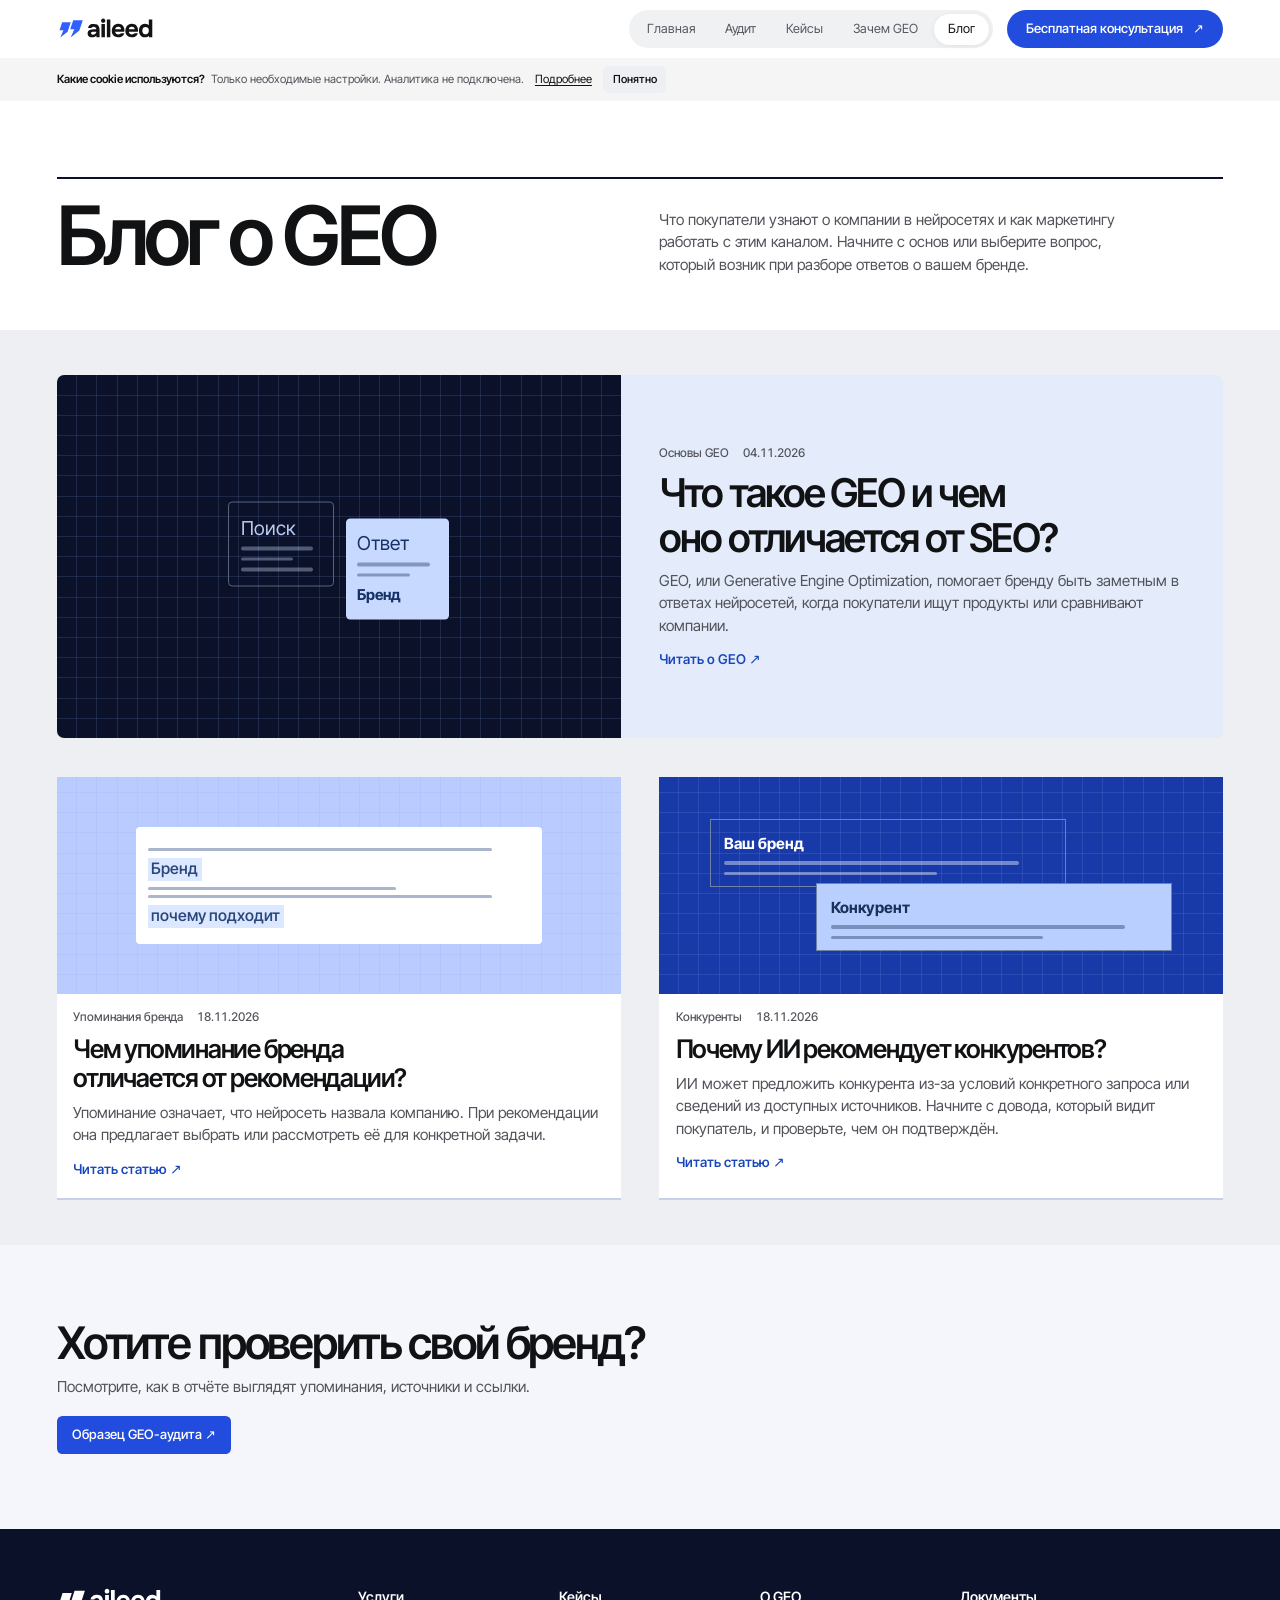
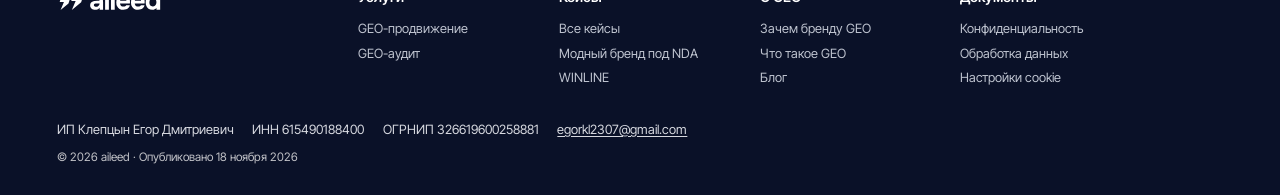
<file: blog/index.html>
<!doctype html>
<html lang="ru">
<head>
<meta charset="utf-8">
<meta name="viewport" content="width=device-width,initial-scale=1">
<title>Блог о GEO и видимости в нейросетях | aileed</title>
<meta name="description" content="Блог aileed для владельцев бизнеса и маркетологов: GEO, рекомендации нейросетей, доверие и выбор бренда.">
<meta name="author" content="aileed">
<meta name="datePublished" content="2026-11-18">
<meta name="dateModified" content="2026-11-26">
<meta name="robots" content="index,follow,max-image-preview:large">
<meta name="theme-color" content="#101113">
<link rel="canonical" href="https://egi411.github.io/geo-audit/blog/">
<link rel="describedby" type="text/plain" href="https://egi411.github.io/geo-audit/llms.txt">
<meta property="og:title" content="Блог о GEO и видимости в нейросетях | aileed">
<meta property="og:description" content="Блог aileed для владельцев бизнеса и маркетологов: GEO, рекомендации нейросетей, доверие и выбор бренда.">
<meta property="og:url" content="https://egi411.github.io/geo-audit/blog/">
<meta property="og:site_name" content="aileed">
<meta property="og:locale" content="ru_RU">
<meta property="og:type" content="website">
<meta property="og:image" content="https://egi411.github.io/geo-audit/assets/social-geo.png?v=8fc545d66005">
<meta property="og:image:width" content="1200">
<meta property="og:image:height" content="630">
<meta property="og:image:alt" content="Блог о GEO">
<meta name="twitter:card" content="summary_large_image">
<link rel="icon" type="image/svg+xml" href="../assets/mark.svg?v=1570c9bbff2b">
<link rel="stylesheet" href="../assets/paper.css?v=3334d104efad">
<link rel="stylesheet" href="../assets/interior.css?v=98729d764c56">
<script type="application/ld+json">{"@context": "https://schema.org", "@type": "Organization", "@id": "https://egi411.github.io/geo-audit/#org", "name": "aileed", "description": "Агентство GEO-продвижения и аудита видимости брендов в нейросетях.", "legalName": "ИП КЛЕПЦЫН ЕГОР ДМИТРИЕВИЧ", "taxID": "615490188400", "email": "egorkl2307@gmail.com", "identifier": {"@type": "PropertyValue", "propertyID": "ОГРНИП", "value": "326619600258881"}, "url": "https://egi411.github.io/geo-audit/", "logo": "https://egi411.github.io/geo-audit/assets/aileed-logo.svg?v=c0b8e38cba22"}</script>
<script type="application/ld+json">{"@context": "https://schema.org", "@type": "WebSite", "@id": "https://egi411.github.io/geo-audit/#website", "name": "aileed", "url": "https://egi411.github.io/geo-audit/", "inLanguage": "ru-RU", "publisher": {"@id": "https://egi411.github.io/geo-audit/#org"}}</script>
<script type="application/ld+json">{"@context": "https://schema.org", "@type": "WebPage", "@id": "https://egi411.github.io/geo-audit/blog/#page", "url": "https://egi411.github.io/geo-audit/blog/", "name": "Блог о GEO и видимости в нейросетях | aileed", "description": "Блог aileed для владельцев бизнеса и маркетологов: GEO, рекомендации нейросетей, доверие и выбор бренда.", "inLanguage": "ru-RU", "author": {"@id": "https://egi411.github.io/geo-audit/#org"}, "publisher": {"@id": "https://egi411.github.io/geo-audit/#org"}, "datePublished": "2026-11-18", "dateModified": "2026-11-26", "isPartOf": {"@id": "https://egi411.github.io/geo-audit/#website"}, "hasPart": [{"@type": "WebPage", "@id": "https://egi411.github.io/geo-audit/what-is-geo/#page"}, {"@type": "WebPage", "@id": "https://egi411.github.io/geo-audit/blog/mention-or-recommendation/#page"}, {"@type": "WebPage", "@id": "https://egi411.github.io/geo-audit/blog/why-ai-recommends-competitors/#page"}]}</script>
<script type="application/ld+json">{"@context": "https://schema.org", "@type": "BreadcrumbList", "itemListElement": [{"@type": "ListItem", "position": 1, "name": "aileed", "item": "https://egi411.github.io/geo-audit/"}, {"@type": "ListItem", "position": 2, "name": "Блог о GEO и видимости в нейросетях", "item": "https://egi411.github.io/geo-audit/blog/"}]}</script>
<script src="../assets/site.js?v=fdec0477e495" defer>
</script>
<script src="../assets/privacy.js?v=5a8c73a1b54d" defer>
</script>
</head>
<body class="paper-site" itemscope itemtype="https://schema.org/WebPage" itemid="https://egi411.github.io/geo-audit/blog/#page">
<a class="skip" href="#main">К содержанию</a>
<header class="site-header">
<div class="wrap nav">
 <a class="logo" href="../" aria-label="aileed — главная">
<img class="wordmark-logo" src="../assets/aileed-logo.svg?v=c0b8e38cba22" width="170" height="46" alt="aileed">
</a>
 <nav class="nav-links" id="navigation" aria-label="Основная навигация">
<a href="../">Главная</a>
<a href="../audit/">Аудит</a>
<a href="../cases/">Кейсы</a>
<a href="../why-geo/">Зачем GEO</a>
<a href="../blog/" aria-current="page">Блог</a>
</nav>
 <a class="btn nav-cta" href="mailto:egorkl2307@gmail.com?subject=%D0%97%D0%B0%D1%8F%D0%B2%D0%BA%D0%B0%20%D0%BD%D0%B0%20%D0%B1%D0%B5%D1%81%D0%BF%D0%BB%D0%B0%D1%82%D0%BD%D1%83%D1%8E%20%D0%BA%D0%BE%D0%BD%D1%81%D1%83%D0%BB%D1%8C%D1%82%D0%B0%D1%86%D0%B8%D1%8E&amp;body=%D0%97%D0%B4%D1%80%D0%B0%D0%B2%D1%81%D1%82%D0%B2%D1%83%D0%B9%D1%82%D0%B5%21%20%D0%A5%D0%BE%D1%87%D1%83%20%D0%BE%D0%B1%D1%81%D1%83%D0%B4%D0%B8%D1%82%D1%8C%20GEO%20%D0%B4%D0%BB%D1%8F%20%D1%81%D0%B2%D0%BE%D0%B5%D0%B3%D0%BE%20%D0%BF%D1%80%D0%BE%D0%B5%D0%BA%D1%82%D0%B0.%0A%0A%D0%A1%D0%B0%D0%B9%D1%82%3A%20%0A%D0%9C%D0%BE%D1%8F%20%D0%B7%D0%B0%D0%B4%D0%B0%D1%87%D0%B0%3A%20" data-open-brief>
<span class="desktop-label">Бесплатная консультация</span>
<span class="mobile-label">Консультация</span>
<span aria-hidden="true">↗</span>
</a>
 <button class="menu-toggle" aria-controls="navigation" aria-expanded="false" aria-label="Открыть меню">
<span class="menu-bars" aria-hidden="true">
</span>
</button>
</div>
</header>
<aside id="cookie-banner" class="cookie-banner a-cookie" aria-labelledby="cookie-title" hidden>
<div>
<h2 id="cookie-title">Какие cookie используются?</h2>
<p class="short-answer">Только необходимые настройки. Аналитика не подключена.</p>
</div>
<a href="../privacy.html#cookies">Подробнее</a>
<button type="button" class="btn" data-cookie-accept>Понятно</button>
</aside>
<main id="main">
<div class="journal-hub wrap">
<header>
<h1>Блог о GEO</h1>
    <p class="short-answer">Что покупатели узнают о компании в нейросетях и как маркетингу работать с этим каналом. Начните с основ или выберите вопрос, который возник при разборе ответов о вашем бренде.</p>
</header>
    <div class="journal-board">
<article class="journal-entry entry-prism">
<a href="../what-is-geo/">
        <div class="folio-art folio-prism" aria-hidden="true">
<div class="folio-search">Поиск<i>
</i>
<i>
</i>
<i>
</i>
</div>
<div class="folio-answer">Ответ<i>
</i>
<i>
</i>
<b>Бренд</b>
</div>
</div>
<div class="journal-entry-copy">
<div class="entry-meta">
<span>Основы GEO</span>
        <time datetime="2026-11-04">04.11.2026</time>
</div>
        <h2>Что такое GEO и чем оно отличается от SEO?</h2>
<p>GEO, или Generative Engine Optimization, помогает бренду быть заметным в ответах нейросетей, когда покупатели ищут продукты или сравнивают компании.</p>
<span class="article-action">Читать о GEO ↗</span>
</div>
</a>
</article>
<article class="journal-entry entry-mention">
<a href="../blog/mention-or-recommendation/">
        <div class="folio-art folio-mention" aria-hidden="true">
<div class="folio-quote">
<i>
</i>
<b>Бренд</b>
<i>
</i>
<i>
</i>
<em>почему подходит</em>
</div>
</div>
<div class="journal-entry-copy">
<div class="entry-meta">
<span>Упоминания бренда</span>
        <time datetime="2026-11-18">18.11.2026</time>
</div>
        <h2>Чем упоминание бренда отличается от рекомендации?</h2>
<p>Упоминание означает, что нейросеть назвала компанию. При рекомендации она предлагает выбрать или рассмотреть её для конкретной задачи.</p>
<span class="article-action">Читать статью ↗</span>
</div>
</a>
</article>
<article class="journal-entry entry-choice">
<a href="../blog/why-ai-recommends-competitors/">
        <div class="folio-art folio-choice" aria-hidden="true">
<div class="folio-compare">
<div>
<b>Ваш бренд</b>
<i>
</i>
<i>
</i>
</div>
<div>
<b>Конкурент</b>
<i>
</i>
<i>
</i>
</div>
</div>
</div>
<div class="journal-entry-copy">
<div class="entry-meta">
<span>Конкуренты</span>
        <time datetime="2026-11-18">18.11.2026</time>
</div>
        <h2>Почему ИИ рекомендует конкурентов?</h2>
<p>ИИ может предложить конкурента из-за условий конкретного запроса или сведений из доступных источников. Начните с довода, который видит покупатель, и проверьте, чем он подтверждён.</p>
<span class="article-action">Читать статью ↗</span>
</div>
</a>
</article>
</div>
</div>
<aside class="journal-help">
<div class="wrap">
<h2>Хотите проверить свой бренд?</h2>
<p>Посмотрите, как в отчёте выглядят упоминания, источники и ссылки.</p>
<a class="btn primary" href="../audit/#observations">Образец GEO-аудита ↗</a>
</div>
</aside>
</main>
<footer class="site-footer">
<div class="wrap">
<div class="footer-map">
 <a class="logo" href="../">
<img src="../assets/aileed-logo.svg?v=c0b8e38cba22" width="170" height="46" alt="aileed">
</a>
 <nav class="footer-group" aria-label="Услуги">
<strong>Услуги</strong>
<a href="../">GEO-продвижение</a>
<a href="../audit/">GEO-аудит</a>
</nav>
<nav class="footer-group" aria-label="Кейсы">
<strong>Кейсы</strong>
<a href="../cases/">Все кейсы</a>
<a href="../cases/fashion/">Модный бренд под NDA</a>
<a href="../cases/winline/">WINLINE</a>
</nav>
<nav class="footer-group" aria-label="О GEO">
<strong>О GEO</strong>
<a href="../why-geo/">Зачем бренду GEO</a>
<a href="../what-is-geo/">Что такое GEO</a>
<a href="../blog/">Блог</a>
</nav>
<nav class="footer-group" aria-label="Документы">
<strong>Документы</strong>
<a href="../privacy.html">Конфиденциальность</a>
<a href="../consent.html">Обработка данных</a>
<button type="button" data-cookie-settings>Настройки cookie</button>
</nav>
</div>
 <div class="owner-line">
<span>ИП Клепцын Егор Дмитриевич</span>
<span>ИНН 615490188400</span>
<span>ОГРНИП 326619600258881</span>
<a href="mailto:egorkl2307@gmail.com">egorkl2307@gmail.com</a>
</div>
 <div class="footer-bottom">© 2026 aileed · Опубликовано <time itemprop="datePublished" datetime="2026-11-18">18 ноября 2026</time>
</div>
</div>
</footer>
<dialog id="brief-dialog" aria-labelledby="brief-title" aria-describedby="consult-intro">
  <div class="dialog-head">
<button type="button" class="dialog-close" aria-label="Закрыть">×</button>
    <h2 id="brief-title">Бесплатная консультация</h2>
</div>
  <p id="consult-intro" class="short-answer">Напишите, что хотите обсудить. Если есть сайт, приложите ссылку. Ответим на письмо и согласуем консультацию.</p>
  <a class="btn primary consult-mail" href="mailto:egorkl2307@gmail.com?subject=%D0%97%D0%B0%D1%8F%D0%B2%D0%BA%D0%B0%20%D0%BD%D0%B0%20%D0%B1%D0%B5%D1%81%D0%BF%D0%BB%D0%B0%D1%82%D0%BD%D1%83%D1%8E%20%D0%BA%D0%BE%D0%BD%D1%81%D1%83%D0%BB%D1%8C%D1%82%D0%B0%D1%86%D0%B8%D1%8E&amp;body=%D0%97%D0%B4%D1%80%D0%B0%D0%B2%D1%81%D1%82%D0%B2%D1%83%D0%B9%D1%82%D0%B5%21%20%D0%A5%D0%BE%D1%87%D1%83%20%D0%BE%D0%B1%D1%81%D1%83%D0%B4%D0%B8%D1%82%D1%8C%20GEO%20%D0%B4%D0%BB%D1%8F%20%D1%81%D0%B2%D0%BE%D0%B5%D0%B3%D0%BE%20%D0%BF%D1%80%D0%BE%D0%B5%D0%BA%D1%82%D0%B0.%0A%0A%D0%A1%D0%B0%D0%B9%D1%82%3A%20%0A%D0%9C%D0%BE%D1%8F%20%D0%B7%D0%B0%D0%B4%D0%B0%D1%87%D0%B0%3A%20">Открыть готовое письмо <span aria-hidden="true">↗</span>
</a>
  <p class="consult-note">Письмо откроется в вашем почтовом приложении. Можно также написать на <a href="mailto:egorkl2307@gmail.com">egorkl2307@gmail.com</a>.</p>
  <a class="consult-privacy" href="../privacy.html">Как мы используем данные</a>
</dialog>
<noscript>
<p class="cookie-noscript">Аналитика и рекламные cookie не используются.</p>
</noscript>
</body>
</html>
</file>
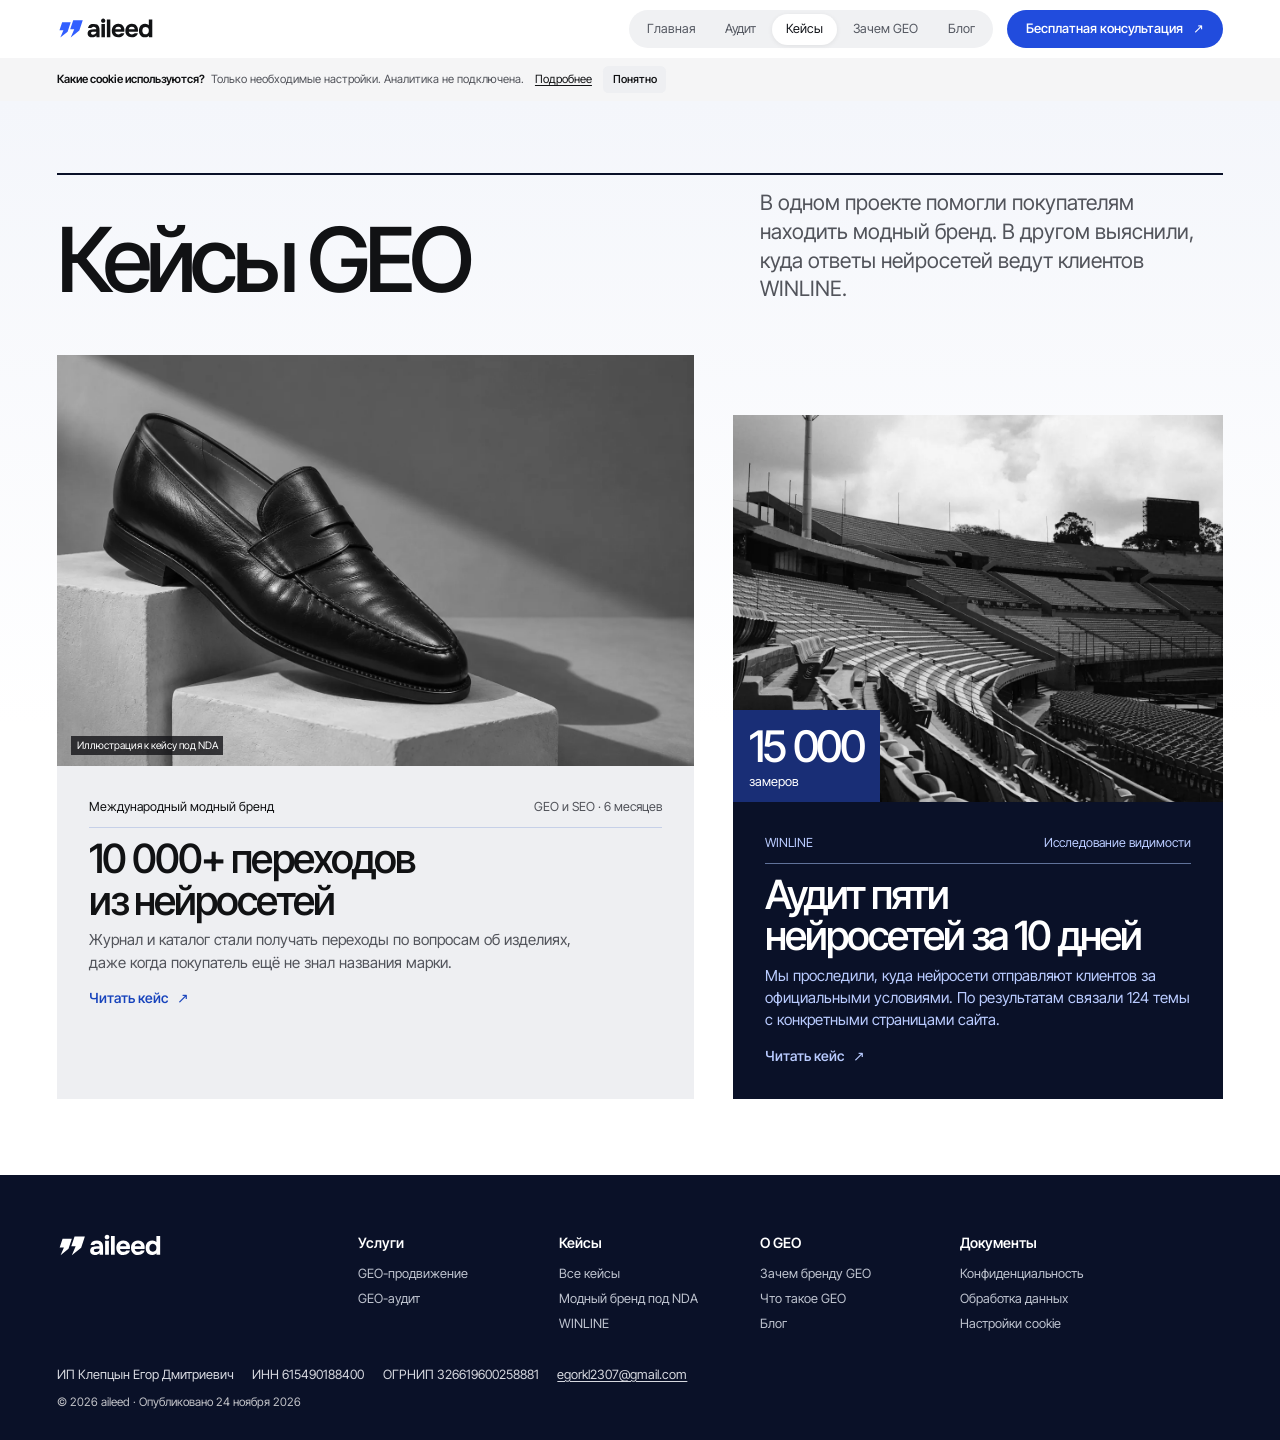
<file: cases/index.html>
<!doctype html>
<html lang="ru">
<head>
<meta charset="utf-8">
<meta name="viewport" content="width=device-width,initial-scale=1">
<title>Кейсы GEO-продвижения и аудита | aileed</title>
<meta name="description" content="Результаты продвижения модного бренда под NDA и GEO-аудита WINLINE. Переходы из нейросетей, упоминания и цитирование.">
<meta name="author" content="aileed">
<meta name="datePublished" content="2026-11-24">
<meta name="dateModified" content="2026-11-26">
<meta name="robots" content="index,follow,max-image-preview:large">
<meta name="theme-color" content="#101113">
<link rel="canonical" href="https://egi411.github.io/geo-audit/cases/">
<link rel="describedby" type="text/plain" href="https://egi411.github.io/geo-audit/llms.txt">
<meta property="og:title" content="Кейсы GEO-продвижения и аудита | aileed">
<meta property="og:description" content="Результаты продвижения модного бренда под NDA и GEO-аудита WINLINE. Переходы из нейросетей, упоминания и цитирование.">
<meta property="og:url" content="https://egi411.github.io/geo-audit/cases/">
<meta property="og:site_name" content="aileed">
<meta property="og:locale" content="ru_RU">
<meta property="og:type" content="website">
<meta property="og:image" content="https://egi411.github.io/geo-audit/assets/social-cases.jpg?v=0aea95b888b9">
<meta property="og:image:width" content="1200">
<meta property="og:image:height" content="630">
<meta property="og:image:alt" content="Кейсы GEO">
<meta name="twitter:card" content="summary_large_image">
<link rel="icon" type="image/svg+xml" href="../assets/mark.svg?v=1570c9bbff2b">
<link rel="stylesheet" href="../assets/paper.css?v=3334d104efad">
<link rel="stylesheet" href="../assets/interior.css?v=98729d764c56">
<link rel="stylesheet" href="../assets/cases.css?v=35f0e00c35d6">
<script type="application/ld+json">{"@context": "https://schema.org", "@type": "Organization", "@id": "https://egi411.github.io/geo-audit/#org", "name": "aileed", "description": "Агентство GEO-продвижения и аудита видимости брендов в нейросетях.", "legalName": "ИП КЛЕПЦЫН ЕГОР ДМИТРИЕВИЧ", "taxID": "615490188400", "email": "egorkl2307@gmail.com", "identifier": {"@type": "PropertyValue", "propertyID": "ОГРНИП", "value": "326619600258881"}, "url": "https://egi411.github.io/geo-audit/", "logo": "https://egi411.github.io/geo-audit/assets/aileed-logo.svg?v=c0b8e38cba22"}</script>
<script type="application/ld+json">{"@context": "https://schema.org", "@type": "WebSite", "@id": "https://egi411.github.io/geo-audit/#website", "name": "aileed", "url": "https://egi411.github.io/geo-audit/", "inLanguage": "ru-RU", "publisher": {"@id": "https://egi411.github.io/geo-audit/#org"}}</script>
<script type="application/ld+json">{"@context": "https://schema.org", "@type": "WebPage", "@id": "https://egi411.github.io/geo-audit/cases/#page", "url": "https://egi411.github.io/geo-audit/cases/", "name": "Кейсы GEO-продвижения и аудита | aileed", "description": "Результаты продвижения модного бренда под NDA и GEO-аудита WINLINE. Переходы из нейросетей, упоминания и цитирование.", "inLanguage": "ru-RU", "author": {"@id": "https://egi411.github.io/geo-audit/#org"}, "publisher": {"@id": "https://egi411.github.io/geo-audit/#org"}, "datePublished": "2026-11-24", "dateModified": "2026-11-26", "isPartOf": {"@id": "https://egi411.github.io/geo-audit/#website"}, "hasPart": [{"@type": "WebPage", "@id": "https://egi411.github.io/geo-audit/cases/fashion/#page"}, {"@type": "WebPage", "@id": "https://egi411.github.io/geo-audit/cases/winline/#page"}]}</script>
<script type="application/ld+json">{"@context": "https://schema.org", "@type": "BreadcrumbList", "itemListElement": [{"@type": "ListItem", "position": 1, "name": "aileed", "item": "https://egi411.github.io/geo-audit/"}, {"@type": "ListItem", "position": 2, "name": "Кейсы GEO-продвижения и аудита", "item": "https://egi411.github.io/geo-audit/cases/"}]}</script>
<script src="../assets/site.js?v=fdec0477e495" defer>
</script>
<script src="../assets/privacy.js?v=5a8c73a1b54d" defer>
</script>
</head>
<body class="paper-site" itemscope itemtype="https://schema.org/WebPage" itemid="https://egi411.github.io/geo-audit/cases/#page">
<a class="skip" href="#main">К содержанию</a>
<header class="site-header">
<div class="wrap nav">
 <a class="logo" href="../" aria-label="aileed — главная">
<img class="wordmark-logo" src="../assets/aileed-logo.svg?v=c0b8e38cba22" width="170" height="46" alt="aileed">
</a>
 <nav class="nav-links" id="navigation" aria-label="Основная навигация">
<a href="../">Главная</a>
<a href="../audit/">Аудит</a>
<a href="../cases/" aria-current="page">Кейсы</a>
<a href="../why-geo/">Зачем GEO</a>
<a href="../blog/">Блог</a>
</nav>
 <a class="btn nav-cta" href="mailto:egorkl2307@gmail.com?subject=%D0%97%D0%B0%D1%8F%D0%B2%D0%BA%D0%B0%20%D0%BD%D0%B0%20%D0%B1%D0%B5%D1%81%D0%BF%D0%BB%D0%B0%D1%82%D0%BD%D1%83%D1%8E%20%D0%BA%D0%BE%D0%BD%D1%81%D1%83%D0%BB%D1%8C%D1%82%D0%B0%D1%86%D0%B8%D1%8E&amp;body=%D0%97%D0%B4%D1%80%D0%B0%D0%B2%D1%81%D1%82%D0%B2%D1%83%D0%B9%D1%82%D0%B5%21%20%D0%A5%D0%BE%D1%87%D1%83%20%D0%BE%D0%B1%D1%81%D1%83%D0%B4%D0%B8%D1%82%D1%8C%20GEO%20%D0%B4%D0%BB%D1%8F%20%D1%81%D0%B2%D0%BE%D0%B5%D0%B3%D0%BE%20%D0%BF%D1%80%D0%BE%D0%B5%D0%BA%D1%82%D0%B0.%0A%0A%D0%A1%D0%B0%D0%B9%D1%82%3A%20%0A%D0%9C%D0%BE%D1%8F%20%D0%B7%D0%B0%D0%B4%D0%B0%D1%87%D0%B0%3A%20" data-open-brief>
<span class="desktop-label">Бесплатная консультация</span>
<span class="mobile-label">Консультация</span>
<span aria-hidden="true">↗</span>
</a>
 <button class="menu-toggle" aria-controls="navigation" aria-expanded="false" aria-label="Открыть меню">
<span class="menu-bars" aria-hidden="true">
</span>
</button>
</div>
</header>
<aside id="cookie-banner" class="cookie-banner a-cookie" aria-labelledby="cookie-title" hidden>
<div>
<h2 id="cookie-title">Какие cookie используются?</h2>
<p class="short-answer">Только необходимые настройки. Аналитика не подключена.</p>
</div>
<a href="../privacy.html#cookies">Подробнее</a>
<button type="button" class="btn" data-cookie-accept>Понятно</button>
</aside>
<main id="main">
<section class="portfolio-index" id="case-directory">
<div class="wrap">
      <header>
<h1>Кейсы GEO</h1>
<p class="short-answer">В одном проекте помогли покупателям находить модный бренд. В другом выяснили, куда ответы нейросетей ведут клиентов WINLINE.</p>
</header>
      <div class="portfolio-list">
<article class="portfolio-entry portfolio-fashion">
<a href="fashion/">
          <figure class="fashion-cover">
<img src="../assets/shoe-editorial.webp?v=ee02e07eebd9"
        width="1440" height="960" alt="Чёрный кожаный лофер на светлом подиуме">
        <figcaption>Иллюстрация к кейсу под NDA</figcaption>
</figure>
<div class="portfolio-copy">
<p class="portfolio-meta">Международный модный бренд<span>GEO и SEO · 6 месяцев</span>
</p>
          <h2>10 000+ переходов из нейросетей</h2>
<p>Журнал и каталог стали получать переходы по вопросам об изделиях, даже когда покупатель ещё не знал названия марки.</p>
<strong>Читать кейс <span aria-hidden="true">↗</span>
</strong>
</div>
</a>
</article>
<article class="portfolio-entry portfolio-winline">
<a href="winline/">
          <figure class="field-cover">
<img src="../assets/cases/stadium.webp?v=d7b3f2455cac"
        width="1152" height="1438" alt="Пустые трибуны под мачтой стадионного освещения">
        <figcaption>
<b>15 000</b> замеров</figcaption>
</figure>
<div class="portfolio-copy">
<p class="portfolio-meta">WINLINE<span>Исследование видимости</span>
</p>
          <h2>Аудит пяти нейросетей за 10 дней</h2>
<p>Мы проследили, куда нейросети отправляют клиентов за официальными условиями. По результатам связали 124 темы с конкретными страницами сайта.</p>
<strong>Читать кейс <span aria-hidden="true">↗</span>
</strong>
</div>
</a>
</article>
</div>
</div>
</section>
</main>
<footer class="site-footer">
<div class="wrap">
<div class="footer-map">
 <a class="logo" href="../">
<img src="../assets/aileed-logo.svg?v=c0b8e38cba22" width="170" height="46" alt="aileed">
</a>
 <nav class="footer-group" aria-label="Услуги">
<strong>Услуги</strong>
<a href="../">GEO-продвижение</a>
<a href="../audit/">GEO-аудит</a>
</nav>
<nav class="footer-group" aria-label="Кейсы">
<strong>Кейсы</strong>
<a href="../cases/">Все кейсы</a>
<a href="../cases/fashion/">Модный бренд под NDA</a>
<a href="../cases/winline/">WINLINE</a>
</nav>
<nav class="footer-group" aria-label="О GEO">
<strong>О GEO</strong>
<a href="../why-geo/">Зачем бренду GEO</a>
<a href="../what-is-geo/">Что такое GEO</a>
<a href="../blog/">Блог</a>
</nav>
<nav class="footer-group" aria-label="Документы">
<strong>Документы</strong>
<a href="../privacy.html">Конфиденциальность</a>
<a href="../consent.html">Обработка данных</a>
<button type="button" data-cookie-settings>Настройки cookie</button>
</nav>
</div>
 <div class="owner-line">
<span>ИП Клепцын Егор Дмитриевич</span>
<span>ИНН 615490188400</span>
<span>ОГРНИП 326619600258881</span>
<a href="mailto:egorkl2307@gmail.com">egorkl2307@gmail.com</a>
</div>
 <div class="footer-bottom">© 2026 aileed · Опубликовано <time itemprop="datePublished" datetime="2026-11-24">24 ноября 2026</time>
</div>
</div>
</footer>
<dialog id="brief-dialog" aria-labelledby="brief-title" aria-describedby="consult-intro">
  <div class="dialog-head">
<button type="button" class="dialog-close" aria-label="Закрыть">×</button>
    <h2 id="brief-title">Бесплатная консультация</h2>
</div>
  <p id="consult-intro" class="short-answer">Напишите, что хотите обсудить. Если есть сайт, приложите ссылку. Ответим на письмо и согласуем консультацию.</p>
  <a class="btn primary consult-mail" href="mailto:egorkl2307@gmail.com?subject=%D0%97%D0%B0%D1%8F%D0%B2%D0%BA%D0%B0%20%D0%BD%D0%B0%20%D0%B1%D0%B5%D1%81%D0%BF%D0%BB%D0%B0%D1%82%D0%BD%D1%83%D1%8E%20%D0%BA%D0%BE%D0%BD%D1%81%D1%83%D0%BB%D1%8C%D1%82%D0%B0%D1%86%D0%B8%D1%8E&amp;body=%D0%97%D0%B4%D1%80%D0%B0%D0%B2%D1%81%D1%82%D0%B2%D1%83%D0%B9%D1%82%D0%B5%21%20%D0%A5%D0%BE%D1%87%D1%83%20%D0%BE%D0%B1%D1%81%D1%83%D0%B4%D0%B8%D1%82%D1%8C%20GEO%20%D0%B4%D0%BB%D1%8F%20%D1%81%D0%B2%D0%BE%D0%B5%D0%B3%D0%BE%20%D0%BF%D1%80%D0%BE%D0%B5%D0%BA%D1%82%D0%B0.%0A%0A%D0%A1%D0%B0%D0%B9%D1%82%3A%20%0A%D0%9C%D0%BE%D1%8F%20%D0%B7%D0%B0%D0%B4%D0%B0%D1%87%D0%B0%3A%20">Открыть готовое письмо <span aria-hidden="true">↗</span>
</a>
  <p class="consult-note">Письмо откроется в вашем почтовом приложении. Можно также написать на <a href="mailto:egorkl2307@gmail.com">egorkl2307@gmail.com</a>.</p>
  <a class="consult-privacy" href="../privacy.html">Как мы используем данные</a>
</dialog>
<noscript>
<p class="cookie-noscript">Аналитика и рекламные cookie не используются.</p>
</noscript>
</body>
</html>
</file>
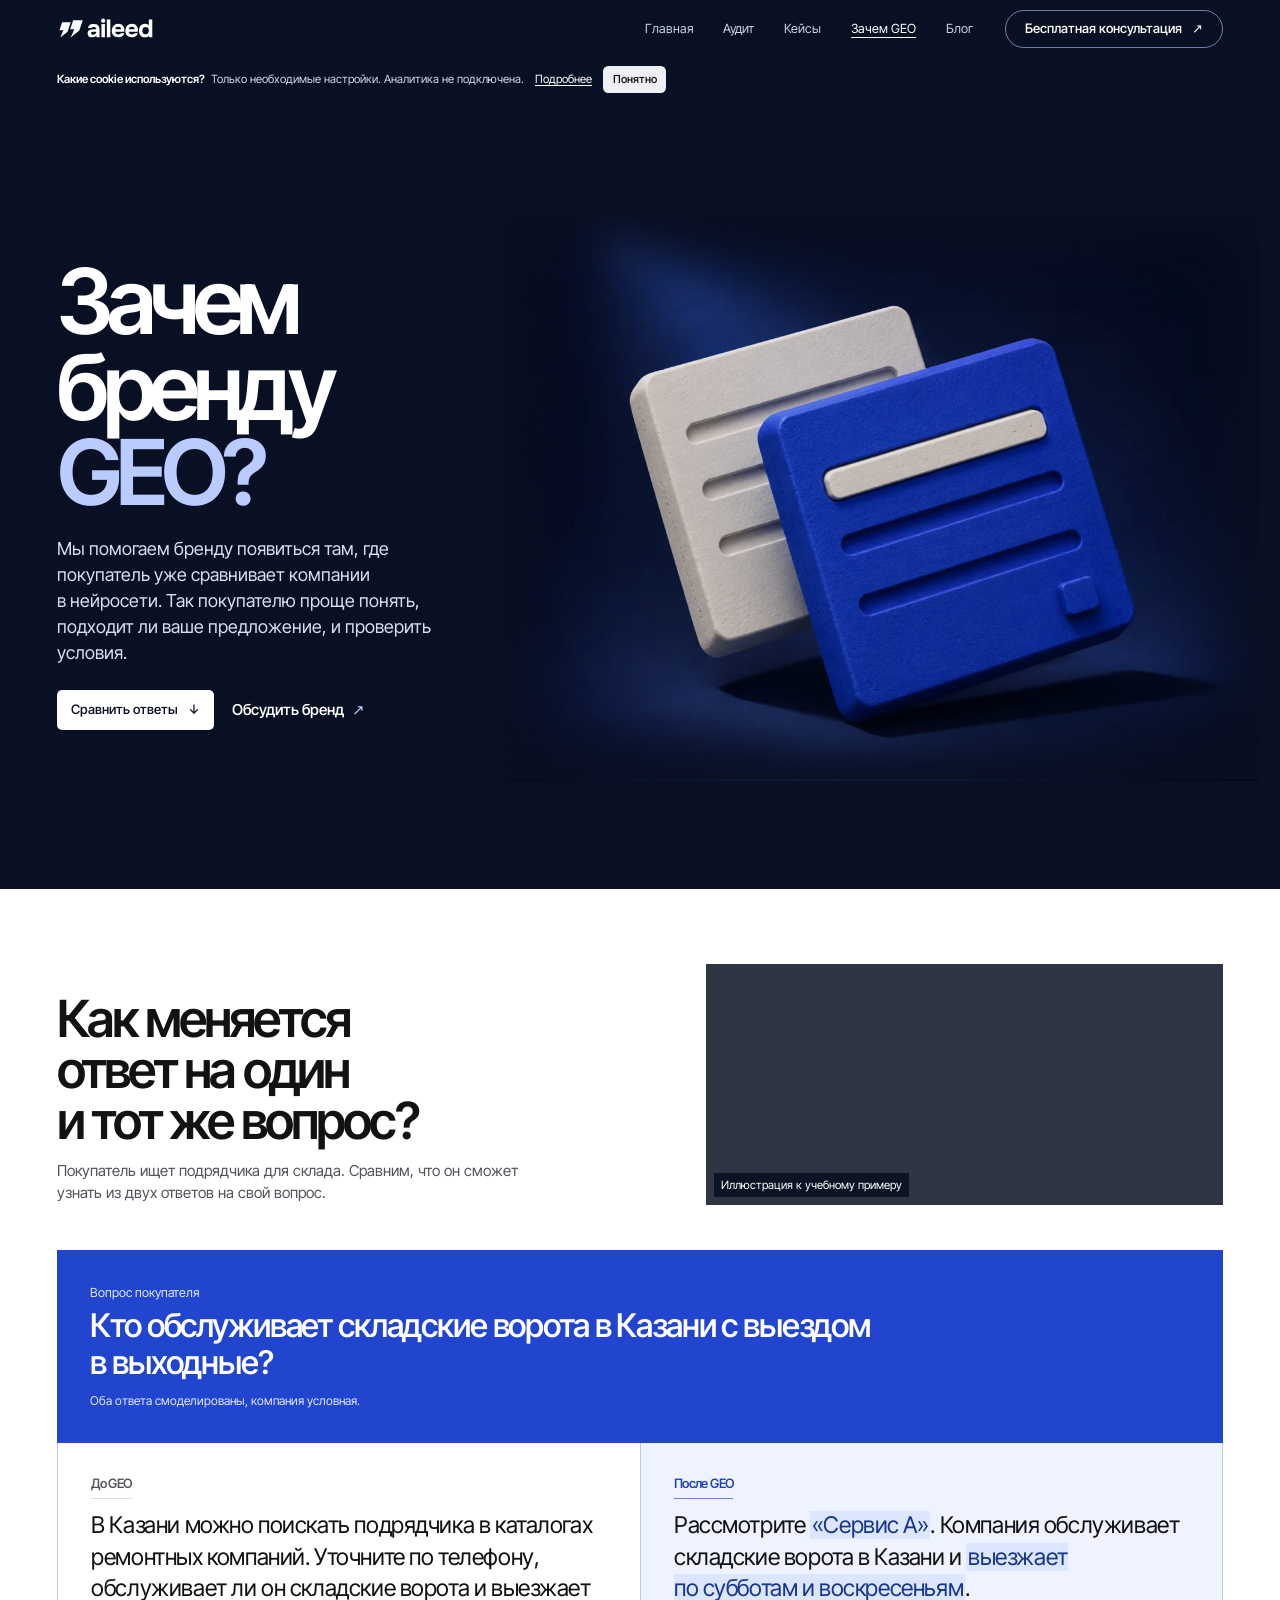
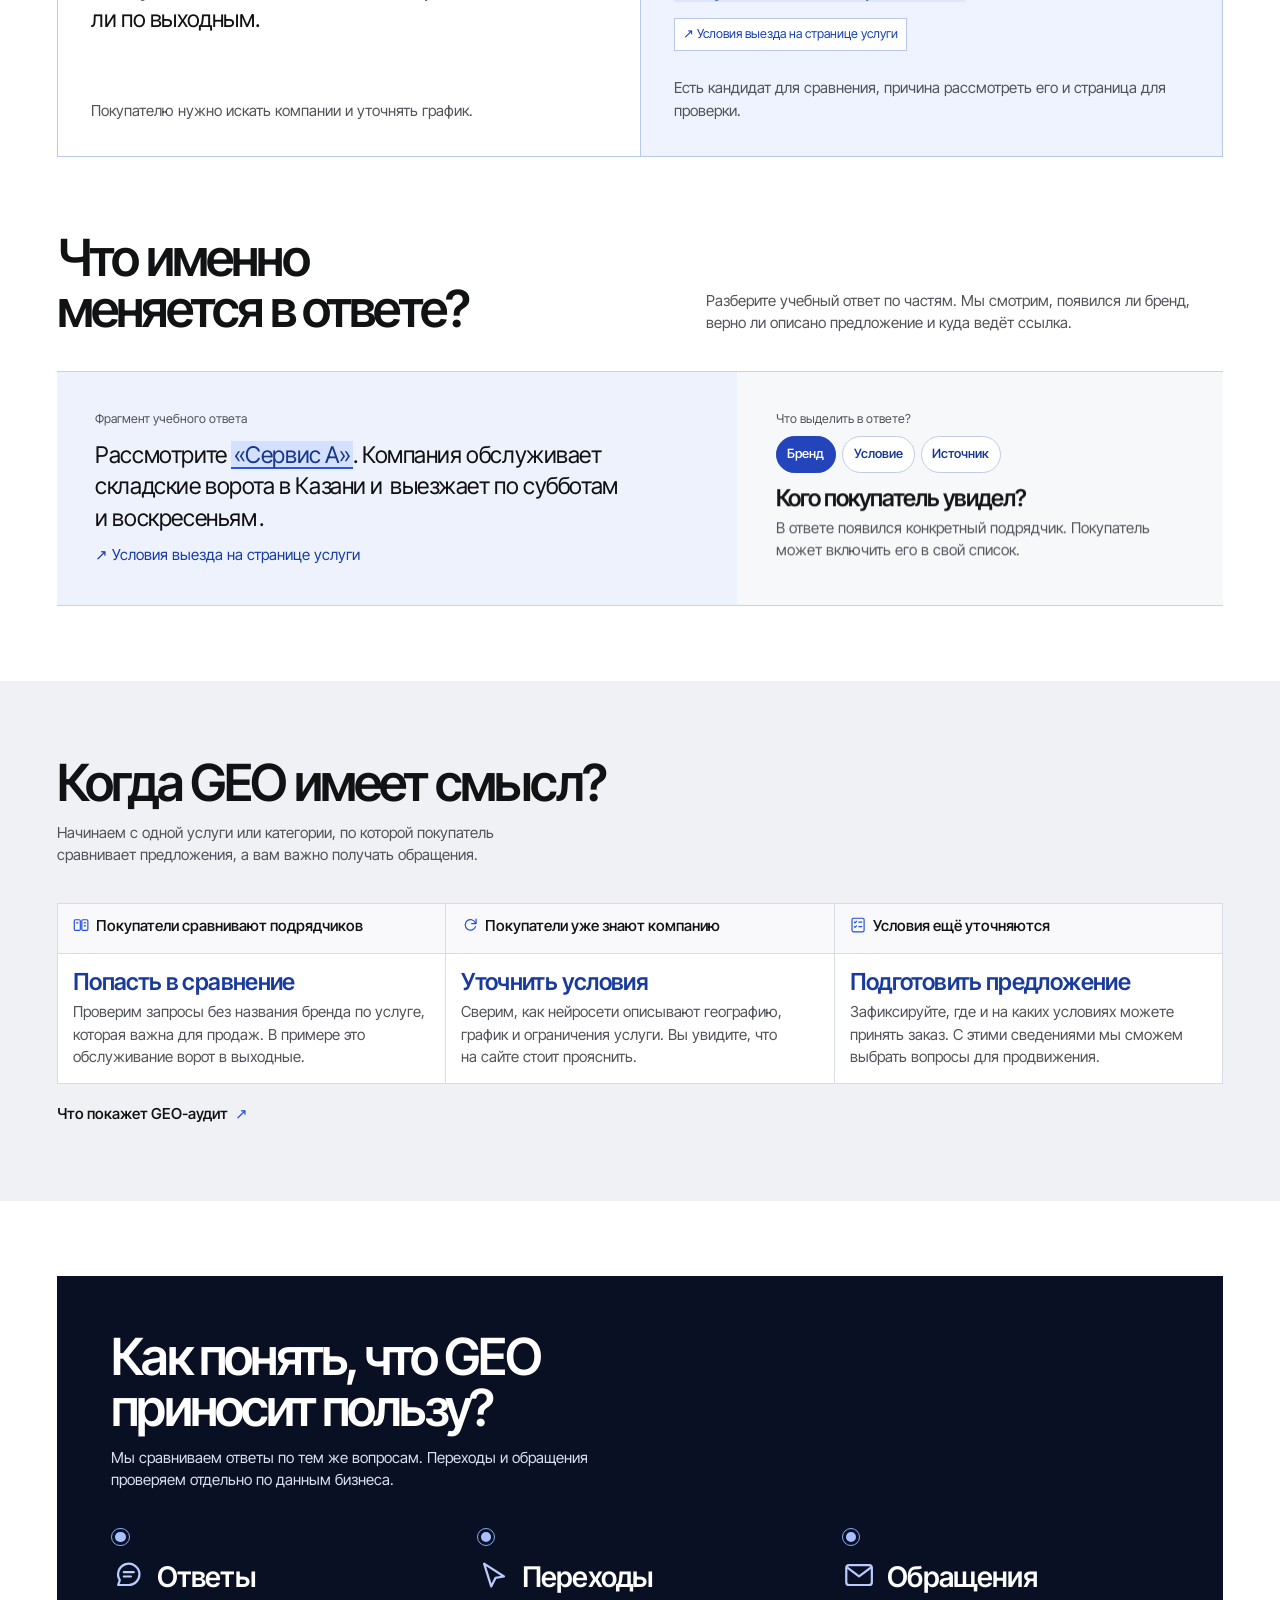
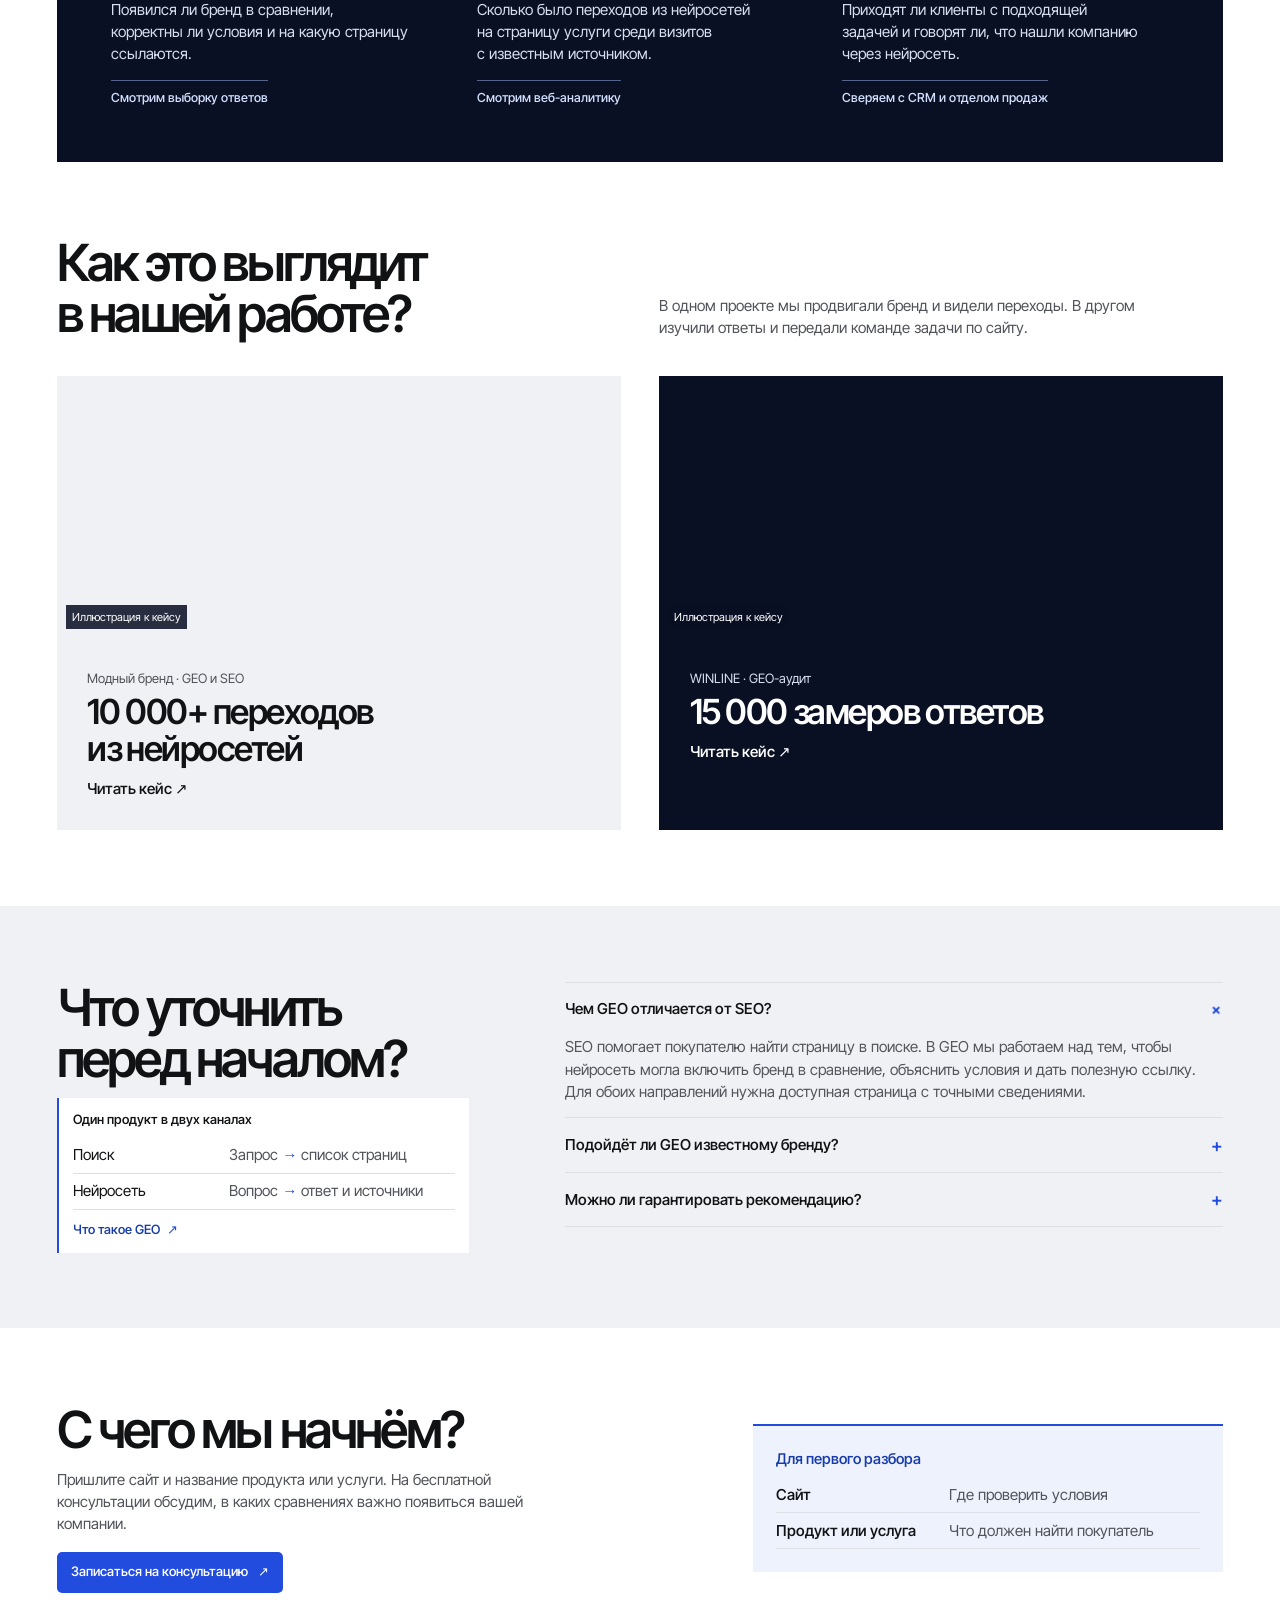
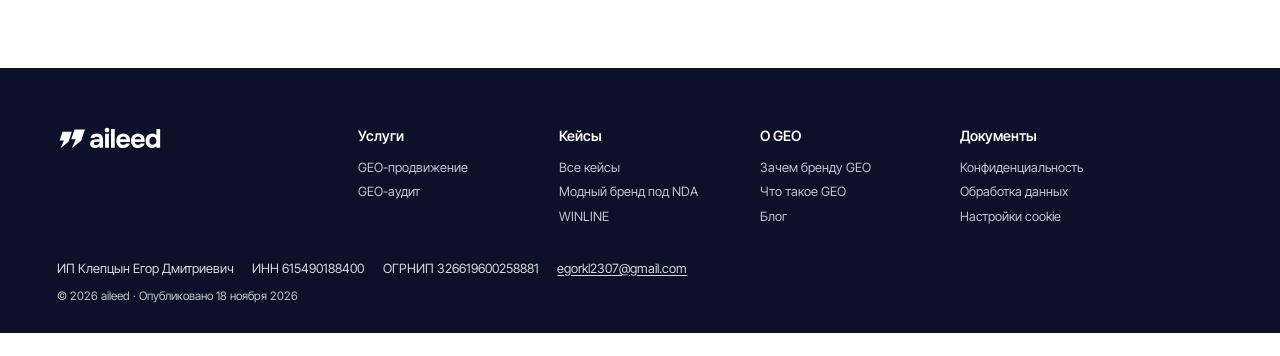
<file: platforms/index.html>
<!doctype html><html lang="ru"><head><meta charset="utf-8"><meta name="robots" content="noindex,follow"><link rel="canonical" href="https://egi411.github.io/geo-audit/why-geo/"><meta http-equiv="refresh" content="0; url=../why-geo/"><title>Зачем бренду GEO? | aileed</title></head><body><a href="../why-geo/">Зачем бренду GEO?</a></body></html>
</file>
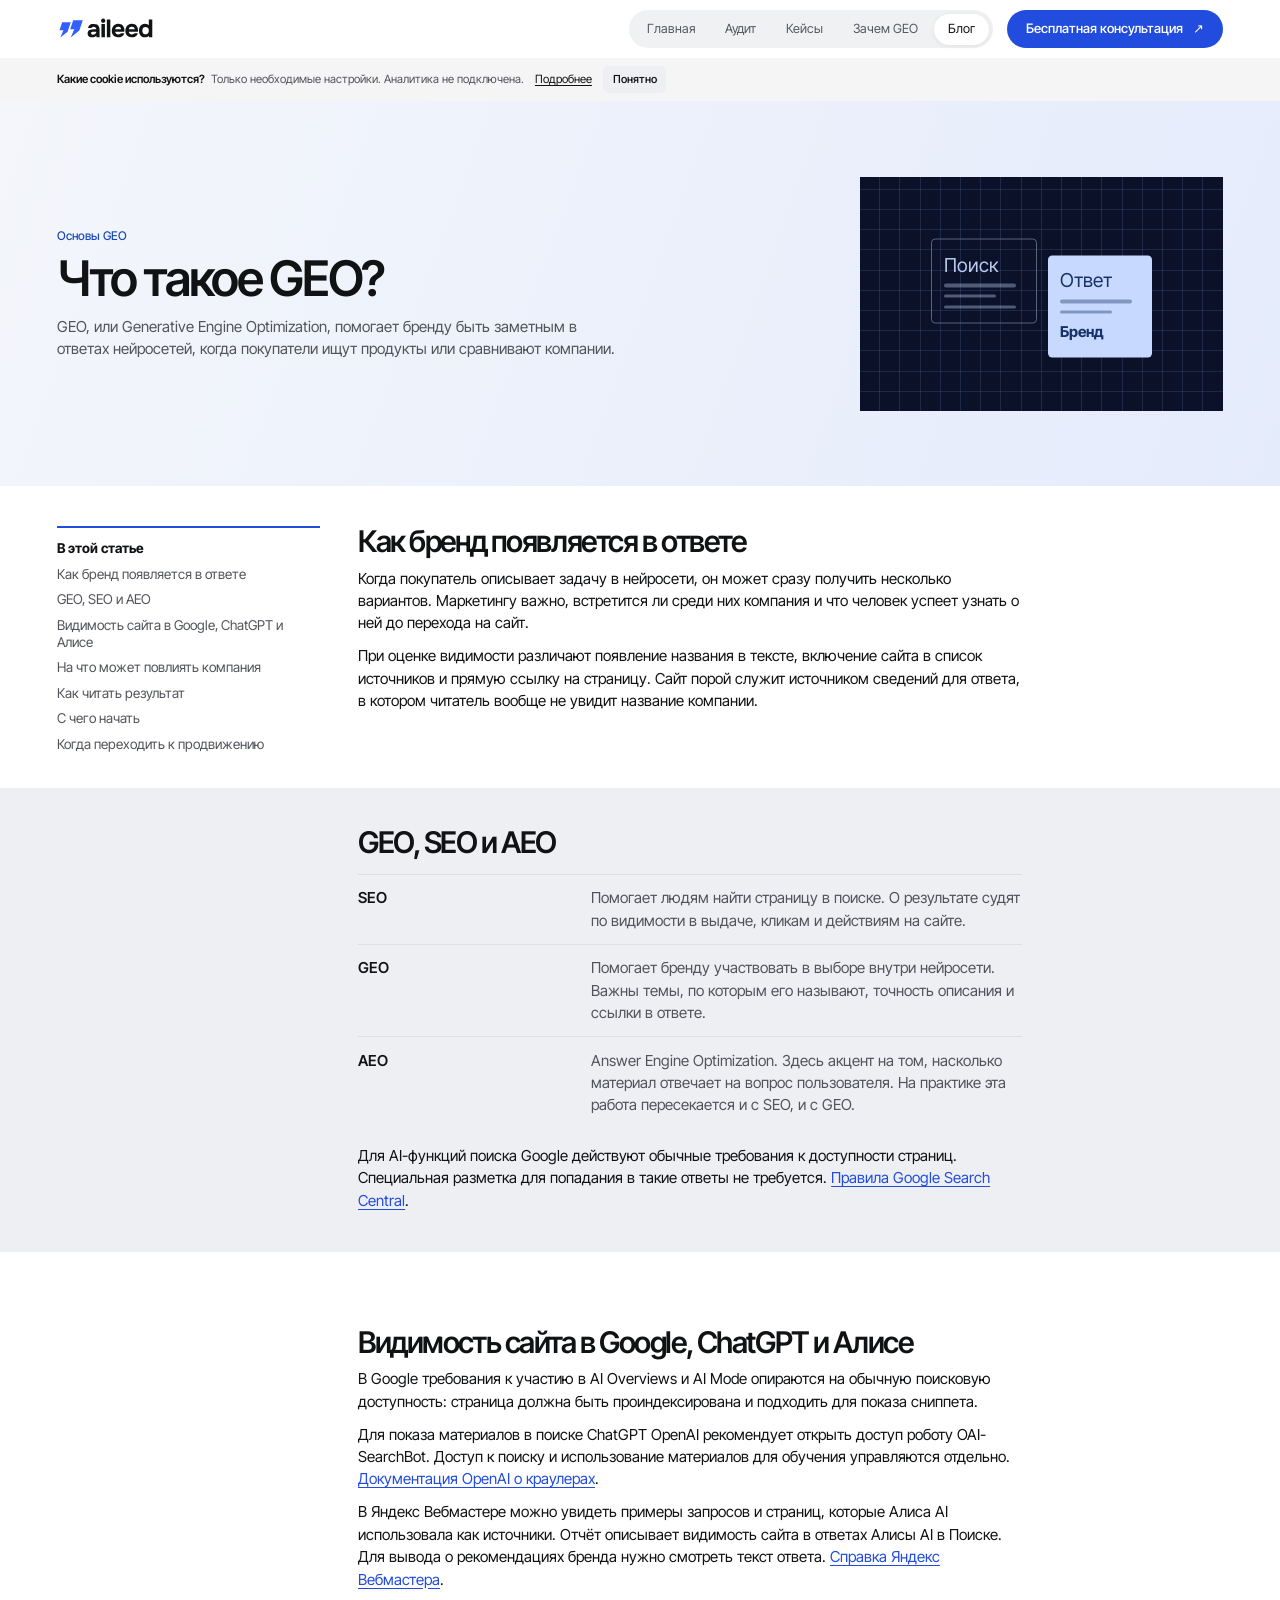
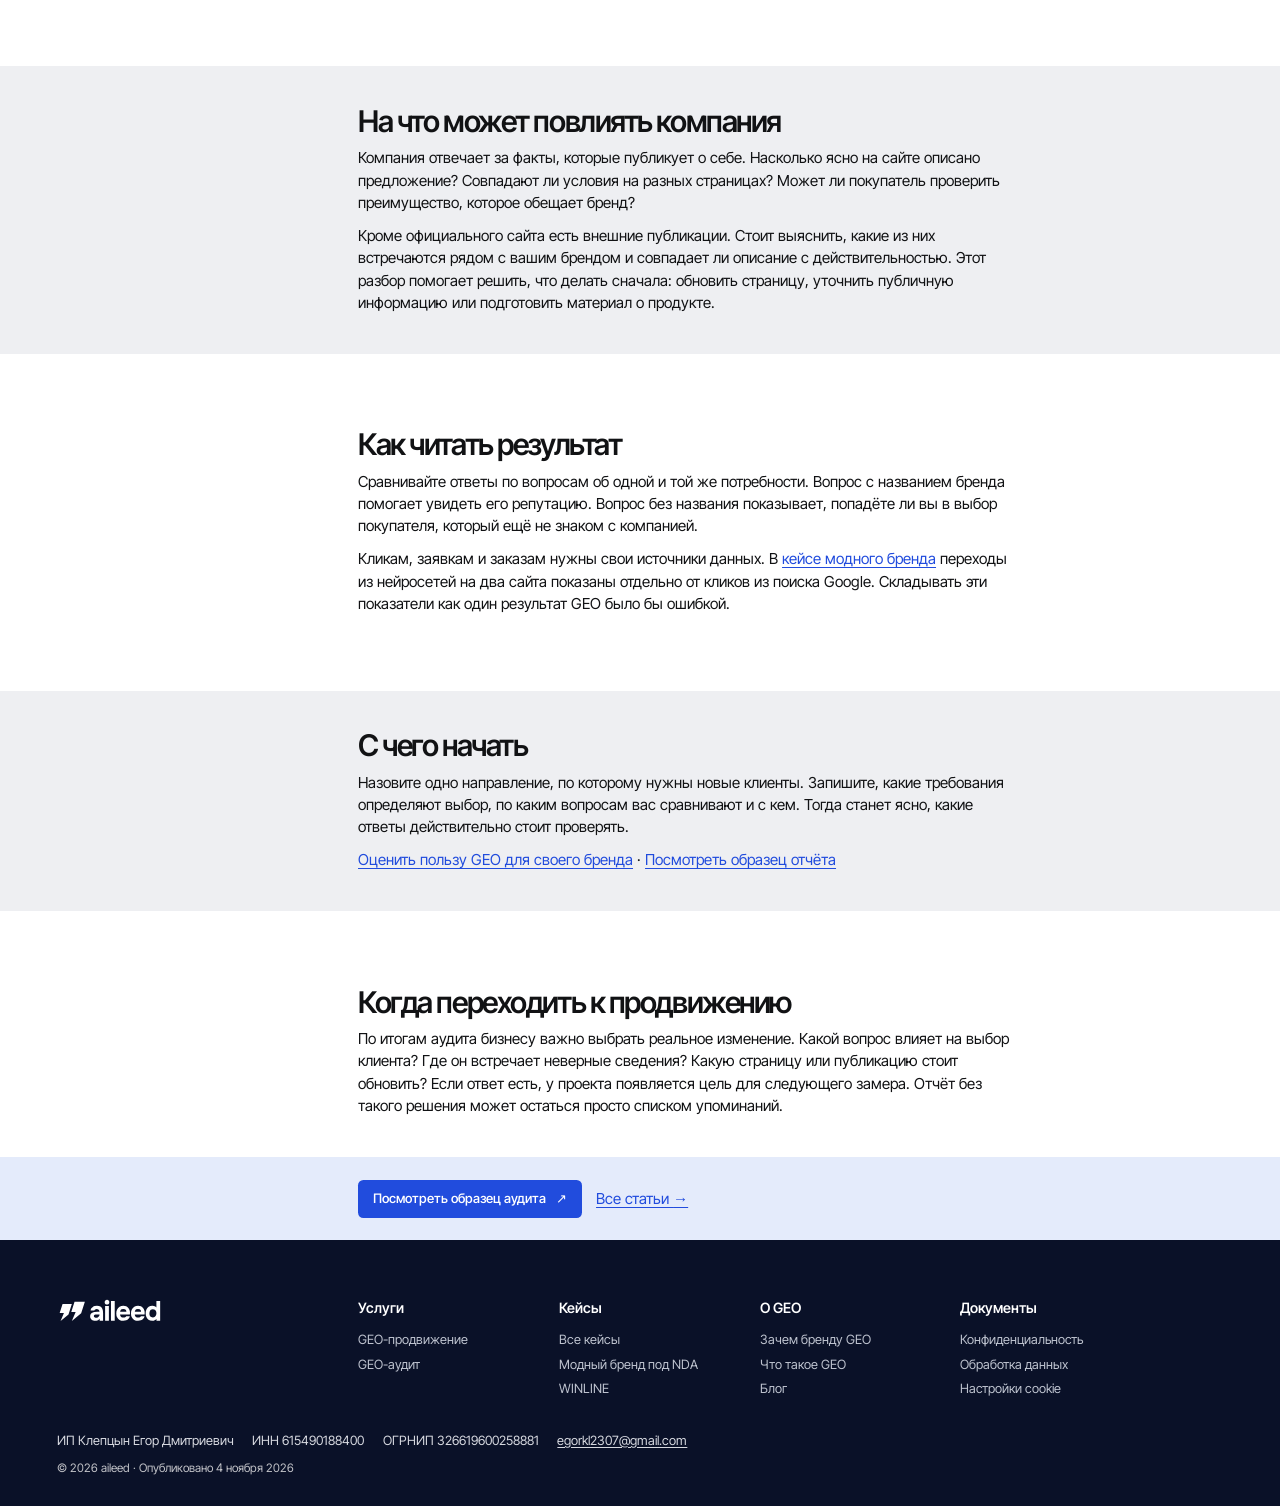
<file: what-is-geo/index.html>
<!doctype html>
<html lang="ru">
<head>
<meta charset="utf-8">
<meta name="viewport" content="width=device-width,initial-scale=1">
<title>Что такое GEO и чем оно отличается от SEO? | aileed</title>
<meta name="description" content="GEO, или Generative Engine Optimization, помогает бренду быть заметным в ответах нейросетей, когда покупатели ищут продукты или сравнивают компании.">
<meta name="author" content="aileed">
<meta name="datePublished" content="2026-11-04">
<meta name="dateModified" content="2026-11-26">
<meta name="robots" content="index,follow,max-image-preview:large">
<meta name="theme-color" content="#101113">
<link rel="canonical" href="https://egi411.github.io/geo-audit/what-is-geo/">
<link rel="describedby" type="text/plain" href="https://egi411.github.io/geo-audit/llms.txt">
<meta property="og:title" content="Что такое GEO и чем оно отличается от SEO? | aileed">
<meta property="og:description" content="GEO, или Generative Engine Optimization, помогает бренду быть заметным в ответах нейросетей, когда покупатели ищут продукты или сравнивают компании.">
<meta property="og:url" content="https://egi411.github.io/geo-audit/what-is-geo/">
<meta property="og:site_name" content="aileed">
<meta property="og:locale" content="ru_RU">
<meta property="og:type" content="article">
<meta property="og:image" content="https://egi411.github.io/geo-audit/assets/social-definition.jpg?v=78e01cdb1eee">
<meta property="og:image:width" content="1200">
<meta property="og:image:height" content="630">
<meta property="og:image:alt" content="Что такое GEO?">
<meta name="twitter:card" content="summary_large_image">
<link rel="icon" type="image/svg+xml" href="../assets/mark.svg?v=1570c9bbff2b">
<link rel="stylesheet" href="../assets/paper.css?v=3334d104efad">
<link rel="stylesheet" href="../assets/interior.css?v=98729d764c56">
<script type="application/ld+json">{"@context": "https://schema.org", "@type": "Organization", "@id": "https://egi411.github.io/geo-audit/#org", "name": "aileed", "description": "Агентство GEO-продвижения и аудита видимости брендов в нейросетях.", "legalName": "ИП КЛЕПЦЫН ЕГОР ДМИТРИЕВИЧ", "taxID": "615490188400", "email": "egorkl2307@gmail.com", "identifier": {"@type": "PropertyValue", "propertyID": "ОГРНИП", "value": "326619600258881"}, "url": "https://egi411.github.io/geo-audit/", "logo": "https://egi411.github.io/geo-audit/assets/aileed-logo.svg?v=c0b8e38cba22"}</script>
<script type="application/ld+json">{"@context": "https://schema.org", "@type": "WebSite", "@id": "https://egi411.github.io/geo-audit/#website", "name": "aileed", "url": "https://egi411.github.io/geo-audit/", "inLanguage": "ru-RU", "publisher": {"@id": "https://egi411.github.io/geo-audit/#org"}}</script>
<script type="application/ld+json">{"@context": "https://schema.org", "@type": "WebPage", "@id": "https://egi411.github.io/geo-audit/what-is-geo/#page", "url": "https://egi411.github.io/geo-audit/what-is-geo/", "name": "Что такое GEO и чем оно отличается от SEO? | aileed", "description": "GEO, или Generative Engine Optimization, помогает бренду быть заметным в ответах нейросетей, когда покупатели ищут продукты или сравнивают компании.", "inLanguage": "ru-RU", "author": {"@id": "https://egi411.github.io/geo-audit/#org"}, "publisher": {"@id": "https://egi411.github.io/geo-audit/#org"}, "datePublished": "2026-11-04", "dateModified": "2026-11-26", "isPartOf": {"@id": "https://egi411.github.io/geo-audit/#website"}, "mainEntity": {"@id": "https://egi411.github.io/geo-audit/what-is-geo/#article"}}</script>
<script type="application/ld+json">{"@context": "https://schema.org", "@type": "Article", "@id": "https://egi411.github.io/geo-audit/what-is-geo/#article", "headline": "Что такое GEO?", "description": "GEO, или Generative Engine Optimization, помогает бренду быть заметным в ответах нейросетей, когда покупатели ищут продукты или сравнивают компании.", "mainEntityOfPage": {"@id": "https://egi411.github.io/geo-audit/what-is-geo/#page"}, "author": {"@id": "https://egi411.github.io/geo-audit/#org"}, "publisher": {"@id": "https://egi411.github.io/geo-audit/#org"}, "datePublished": "2026-11-04", "dateModified": "2026-11-26", "image": "https://egi411.github.io/geo-audit/assets/social-definition.jpg?v=78e01cdb1eee", "inLanguage": "ru-RU"}</script>
<script type="application/ld+json">{"@context": "https://schema.org", "@type": "BreadcrumbList", "itemListElement": [{"@type": "ListItem", "position": 1, "name": "aileed", "item": "https://egi411.github.io/geo-audit/"}, {"@type": "ListItem", "position": 2, "name": "Что такое GEO и чем оно отличается от SEO?", "item": "https://egi411.github.io/geo-audit/what-is-geo/"}]}</script>
<script src="../assets/site.js?v=fdec0477e495" defer>
</script>
<script src="../assets/privacy.js?v=5a8c73a1b54d" defer>
</script>
</head>
<body class="paper-site" itemscope itemtype="https://schema.org/WebPage" itemid="https://egi411.github.io/geo-audit/what-is-geo/#page">
<a class="skip" href="#main">К содержанию</a>
<header class="site-header">
<div class="wrap nav">
 <a class="logo" href="../" aria-label="aileed — главная">
<img class="wordmark-logo" src="../assets/aileed-logo.svg?v=c0b8e38cba22" width="170" height="46" alt="aileed">
</a>
 <nav class="nav-links" id="navigation" aria-label="Основная навигация">
<a href="../">Главная</a>
<a href="../audit/">Аудит</a>
<a href="../cases/">Кейсы</a>
<a href="../why-geo/">Зачем GEO</a>
<a href="../blog/" aria-current="location">Блог</a>
</nav>
 <a class="btn nav-cta" href="mailto:egorkl2307@gmail.com?subject=%D0%97%D0%B0%D1%8F%D0%B2%D0%BA%D0%B0%20%D0%BD%D0%B0%20%D0%B1%D0%B5%D1%81%D0%BF%D0%BB%D0%B0%D1%82%D0%BD%D1%83%D1%8E%20%D0%BA%D0%BE%D0%BD%D1%81%D1%83%D0%BB%D1%8C%D1%82%D0%B0%D1%86%D0%B8%D1%8E&amp;body=%D0%97%D0%B4%D1%80%D0%B0%D0%B2%D1%81%D1%82%D0%B2%D1%83%D0%B9%D1%82%D0%B5%21%20%D0%A5%D0%BE%D1%87%D1%83%20%D0%BE%D0%B1%D1%81%D1%83%D0%B4%D0%B8%D1%82%D1%8C%20GEO%20%D0%B4%D0%BB%D1%8F%20%D1%81%D0%B2%D0%BE%D0%B5%D0%B3%D0%BE%20%D0%BF%D1%80%D0%BE%D0%B5%D0%BA%D1%82%D0%B0.%0A%0A%D0%A1%D0%B0%D0%B9%D1%82%3A%20%0A%D0%9C%D0%BE%D1%8F%20%D0%B7%D0%B0%D0%B4%D0%B0%D1%87%D0%B0%3A%20" data-open-brief>
<span class="desktop-label">Бесплатная консультация</span>
<span class="mobile-label">Консультация</span>
<span aria-hidden="true">↗</span>
</a>
 <button class="menu-toggle" aria-controls="navigation" aria-expanded="false" aria-label="Открыть меню">
<span class="menu-bars" aria-hidden="true">
</span>
</button>
</div>
</header>
<aside id="cookie-banner" class="cookie-banner a-cookie" aria-labelledby="cookie-title" hidden>
<div>
<h2 id="cookie-title">Какие cookie используются?</h2>
<p class="short-answer">Только необходимые настройки. Аналитика не подключена.</p>
</div>
<a href="../privacy.html#cookies">Подробнее</a>
<button type="button" class="btn" data-cookie-accept>Понятно</button>
</aside>
<main id="main">
<article class="a-article">
<header class="studio-article-head">
<div class="wrap article-lead">
 <div>
<p class="entry-meta">Основы GEO</p>
<h1>Что такое GEO?</h1>
<p class="short-answer">GEO, или Generative Engine Optimization, помогает бренду быть заметным в ответах нейросетей, когда покупатели ищут продукты или сравнивают компании.</p>
 </div>
 <div class="editorial-object">
<div class="folio-art folio-prism" aria-hidden="true">
<div class="folio-search">Поиск<i>
</i>
<i>
</i>
<i>
</i>
</div>
<div class="folio-answer">Ответ<i>
</i>
<i>
</i>
<b>Бренд</b>
</div>
</div>
</div>
</div>
</header>
<div class="reading-edition">
<div class="wrap reading-layout">
<nav class="reading-index" aria-label="В этой статье">
<strong>В этой статье</strong>
<a href="#part-1">Как бренд появляется в ответе</a>
<a href="#part-2">GEO, SEO и AEO</a>
<a href="#platform-visibility">Видимость сайта в Google, ChatGPT и Алисе</a>
<a href="#part-3">На что может повлиять компания</a>
<a href="#part-4">Как читать результат</a>
<a href="#part-5">С чего начать</a>
<a href="#part-6">Когда переходить к продвижению</a>
</nav>
<div class="reading-body">
<section class="a-prose-section" id="part-1">
<h2>Как бренд появляется в ответе</h2>
<p>Когда покупатель описывает задачу в&nbsp;нейросети, он может сразу получить несколько вариантов. Маркетингу важно, встретится ли среди них компания и что человек успеет узнать о ней до перехода на сайт.</p>
        <p>При оценке видимости различают появление названия в тексте, включение сайта в список источников и прямую ссылку на страницу. Сайт порой служит источником сведений для ответа, в котором читатель вообще не увидит название компании.</p>
</section>
<section class="a-prose-section" id="part-2">
<h2>GEO, SEO и AEO</h2>
<dl class="reader-definitions">
<div>
<dt>SEO</dt>
<dd>Помогает людям найти страницу в поиске. О результате судят по видимости в выдаче, кликам и действиям на сайте.</dd>
</div>
        <div>
<dt>GEO</dt>
<dd>Помогает бренду участвовать в выборе внутри нейросети. Важны темы, по которым его называют, точность описания и ссылки в ответе.</dd>
</div>
        <div>
<dt>AEO</dt>
<dd>Answer Engine Optimization. Здесь акцент на том, насколько материал отвечает на вопрос пользователя. На практике эта работа пересекается и с SEO, и с GEO.</dd>
</div>
</dl>
        <p>Для AI-функций поиска Google действуют обычные требования к доступности страниц. Специальная разметка для попадания в такие ответы не требуется. <a rel="nofollow" href="https://developers.google.com/search/docs/appearance/ai-features">Правила Google Search Central</a>.</p>
</section>
<section class="a-prose-section" id="platform-visibility">
<h2>Видимость сайта в Google, ChatGPT и Алисе</h2>
<p>В Google требования к участию в AI Overviews и AI Mode опираются на обычную поисковую доступность: страница должна быть проиндексирована и подходить для показа сниппета.</p>
        <p>Для показа материалов в поиске ChatGPT OpenAI рекомендует открыть доступ роботу OAI-SearchBot. Доступ к поиску и использование материалов для обучения управляются отдельно. <a rel="nofollow" href="https://developers.openai.com/api/docs/bots">Документация OpenAI о краулерах</a>.</p>
        <p>В Яндекс Вебмастере можно увидеть примеры запросов и страниц, которые Алиса AI использовала как источники. Отчёт описывает видимость сайта в ответах Алисы AI в Поиске. Для вывода о рекомендациях бренда нужно смотреть текст ответа. <a rel="nofollow" href="https://yandex.ru/support/webmaster/ru/service/alice-answers">Справка Яндекс Вебмастера</a>.</p>
</section>
<section class="a-prose-section" id="part-3">
<h2>На что может повлиять компания</h2>
<p>Компания отвечает за факты, которые публикует о себе. Насколько ясно на сайте описано предложение? Совпадают ли условия на разных страницах? Может ли покупатель проверить преимущество, которое обещает бренд?</p>
        <p>Кроме официального сайта есть внешние публикации. Стоит выяснить, какие из них встречаются рядом с вашим брендом и совпадает ли описание с действительностью. Этот разбор помогает решить, что делать сначала: обновить страницу, уточнить публичную информацию или подготовить материал о продукте.</p>
</section>
<section class="a-prose-section" id="part-4">
<h2>Как читать результат</h2>
<p>Сравнивайте ответы по вопросам об одной и той же потребности. Вопрос с названием бренда помогает увидеть его репутацию. Вопрос без названия показывает, попадёте ли вы в выбор покупателя, который ещё не знаком с компанией.</p>
        <p>Кликам, заявкам и заказам нужны свои источники данных. В <a href="../cases/fashion/">кейсе модного бренда</a> переходы из нейросетей на два сайта показаны отдельно от кликов из поиска Google. Складывать эти показатели как один результат GEO было бы ошибкой.</p>
</section>
<section class="a-prose-section" id="part-5">
<h2>С чего начать</h2>
<p>Назовите одно направление, по которому нужны новые клиенты. Запишите, какие требования определяют выбор, по каким вопросам вас сравнивают и с кем. Тогда станет ясно, какие ответы действительно стоит проверять.</p>
        <p>
<a href="../why-geo/">Оценить пользу GEO для своего бренда</a> · <a href="../audit/#observations">Посмотреть образец отчёта</a>
</p>
</section>
<section class="a-prose-section" id="part-6">
<h2>Когда переходить к продвижению</h2>
<p>По итогам аудита бизнесу важно выбрать реальное изменение. Какой вопрос влияет на выбор клиента? Где он встречает неверные сведения? Какую страницу или публикацию стоит обновить? Если ответ есть, у проекта появляется цель для следующего замера. Отчёт без такого решения может остаться просто списком упоминаний.</p>
</section>
</div>
</div>
</div>
<div class="reading-end wrap">
<div class="a-article-cta">
 <a class="btn primary" href="../audit/#observations">Посмотреть образец аудита <span aria-hidden="true">↗</span>
</a>
<a class="text-link" href="../blog/">Все статьи <span aria-hidden="true">→</span>
</a>
</div>
</div>
</article>
</main>
<footer class="site-footer">
<div class="wrap">
<div class="footer-map">
 <a class="logo" href="../">
<img src="../assets/aileed-logo.svg?v=c0b8e38cba22" width="170" height="46" alt="aileed">
</a>
 <nav class="footer-group" aria-label="Услуги">
<strong>Услуги</strong>
<a href="../">GEO-продвижение</a>
<a href="../audit/">GEO-аудит</a>
</nav>
<nav class="footer-group" aria-label="Кейсы">
<strong>Кейсы</strong>
<a href="../cases/">Все кейсы</a>
<a href="../cases/fashion/">Модный бренд под NDA</a>
<a href="../cases/winline/">WINLINE</a>
</nav>
<nav class="footer-group" aria-label="О GEO">
<strong>О GEO</strong>
<a href="../why-geo/">Зачем бренду GEO</a>
<a href="../what-is-geo/">Что такое GEO</a>
<a href="../blog/">Блог</a>
</nav>
<nav class="footer-group" aria-label="Документы">
<strong>Документы</strong>
<a href="../privacy.html">Конфиденциальность</a>
<a href="../consent.html">Обработка данных</a>
<button type="button" data-cookie-settings>Настройки cookie</button>
</nav>
</div>
 <div class="owner-line">
<span>ИП Клепцын Егор Дмитриевич</span>
<span>ИНН 615490188400</span>
<span>ОГРНИП 326619600258881</span>
<a href="mailto:egorkl2307@gmail.com">egorkl2307@gmail.com</a>
</div>
 <div class="footer-bottom">© 2026 aileed · Опубликовано <time itemprop="datePublished" datetime="2026-11-04">4 ноября 2026</time>
</div>
</div>
</footer>
<dialog id="brief-dialog" aria-labelledby="brief-title" aria-describedby="consult-intro">
  <div class="dialog-head">
<button type="button" class="dialog-close" aria-label="Закрыть">×</button>
    <h2 id="brief-title">Бесплатная консультация</h2>
</div>
  <p id="consult-intro" class="short-answer">Напишите, что хотите обсудить. Если есть сайт, приложите ссылку. Ответим на письмо и согласуем консультацию.</p>
  <a class="btn primary consult-mail" href="mailto:egorkl2307@gmail.com?subject=%D0%97%D0%B0%D1%8F%D0%B2%D0%BA%D0%B0%20%D0%BD%D0%B0%20%D0%B1%D0%B5%D1%81%D0%BF%D0%BB%D0%B0%D1%82%D0%BD%D1%83%D1%8E%20%D0%BA%D0%BE%D0%BD%D1%81%D1%83%D0%BB%D1%8C%D1%82%D0%B0%D1%86%D0%B8%D1%8E&amp;body=%D0%97%D0%B4%D1%80%D0%B0%D0%B2%D1%81%D1%82%D0%B2%D1%83%D0%B9%D1%82%D0%B5%21%20%D0%A5%D0%BE%D1%87%D1%83%20%D0%BE%D0%B1%D1%81%D1%83%D0%B4%D0%B8%D1%82%D1%8C%20GEO%20%D0%B4%D0%BB%D1%8F%20%D1%81%D0%B2%D0%BE%D0%B5%D0%B3%D0%BE%20%D0%BF%D1%80%D0%BE%D0%B5%D0%BA%D1%82%D0%B0.%0A%0A%D0%A1%D0%B0%D0%B9%D1%82%3A%20%0A%D0%9C%D0%BE%D1%8F%20%D0%B7%D0%B0%D0%B4%D0%B0%D1%87%D0%B0%3A%20">Открыть готовое письмо <span aria-hidden="true">↗</span>
</a>
  <p class="consult-note">Письмо откроется в вашем почтовом приложении. Можно также написать на <a href="mailto:egorkl2307@gmail.com">egorkl2307@gmail.com</a>.</p>
  <a class="consult-privacy" href="../privacy.html">Как мы используем данные</a>
</dialog>
<noscript>
<p class="cookie-noscript">Аналитика и рекламные cookie не используются.</p>
</noscript>
</body>
</html>
</file>
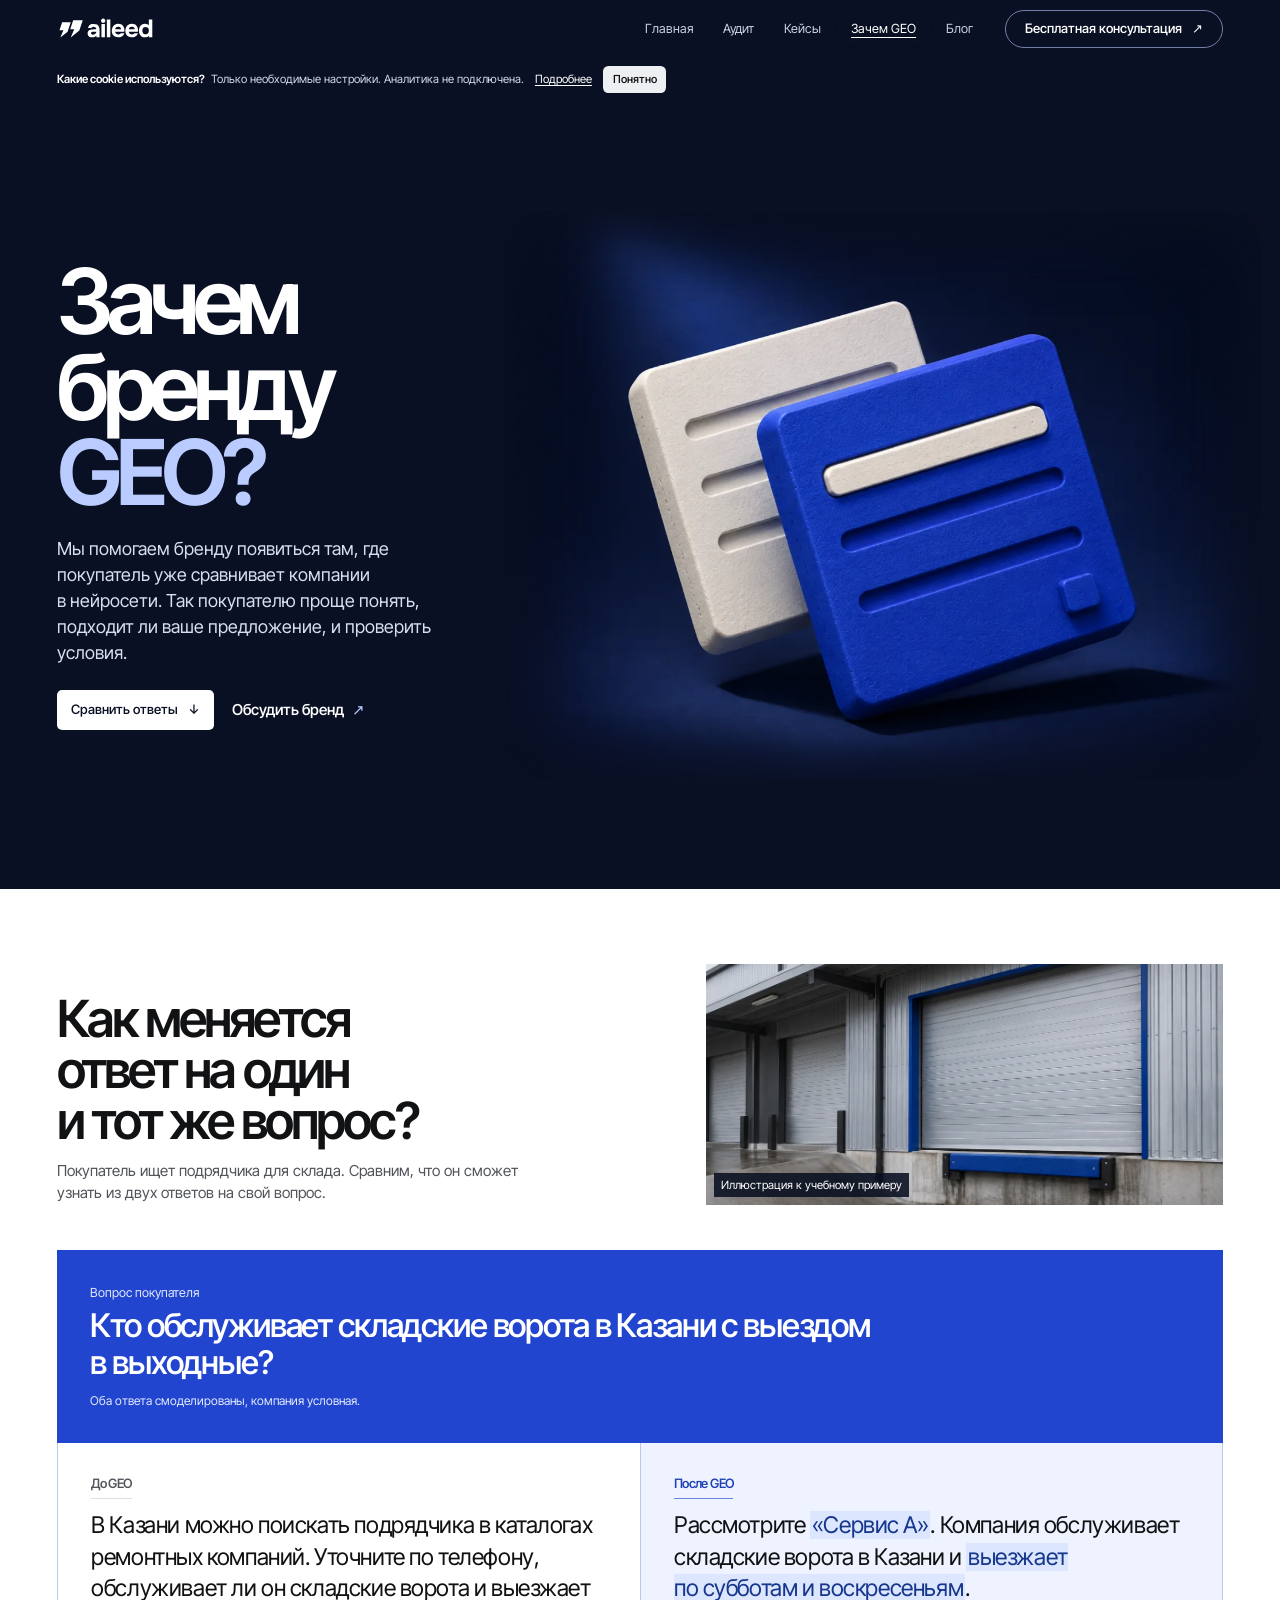
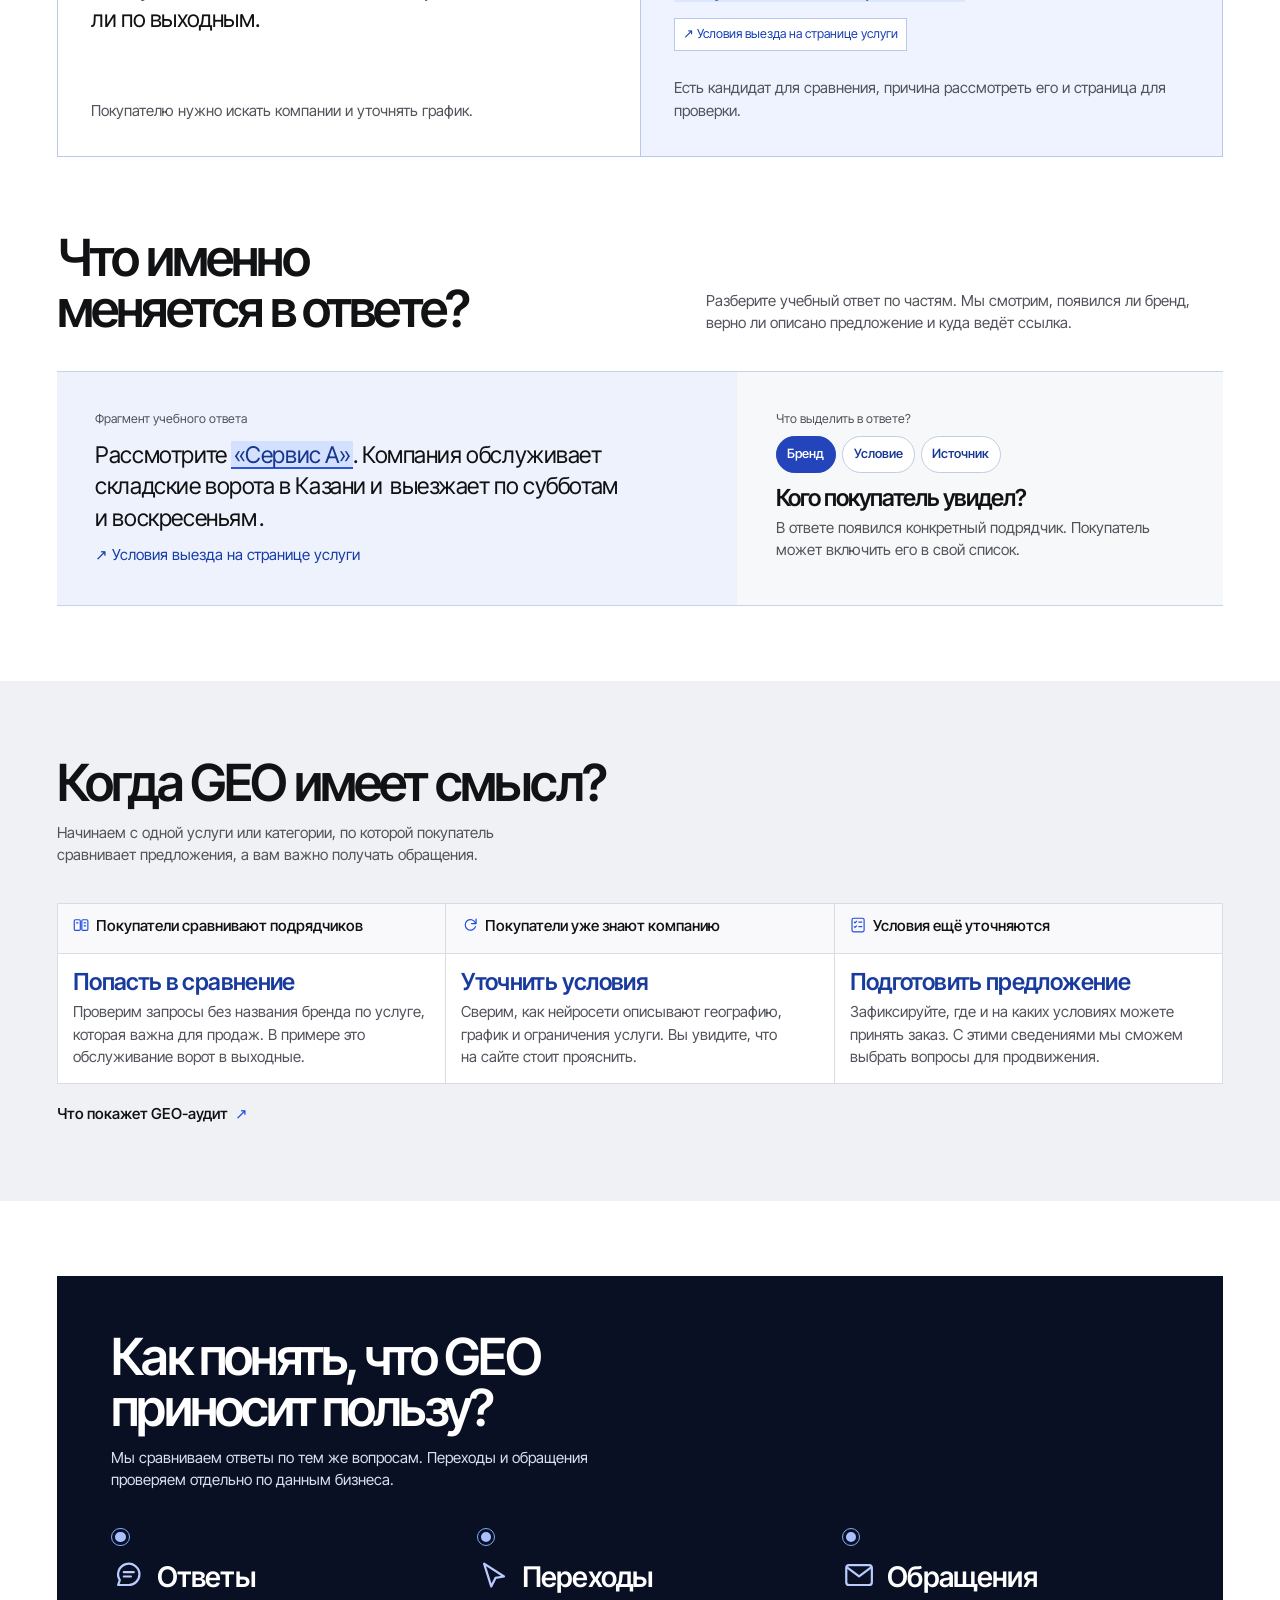
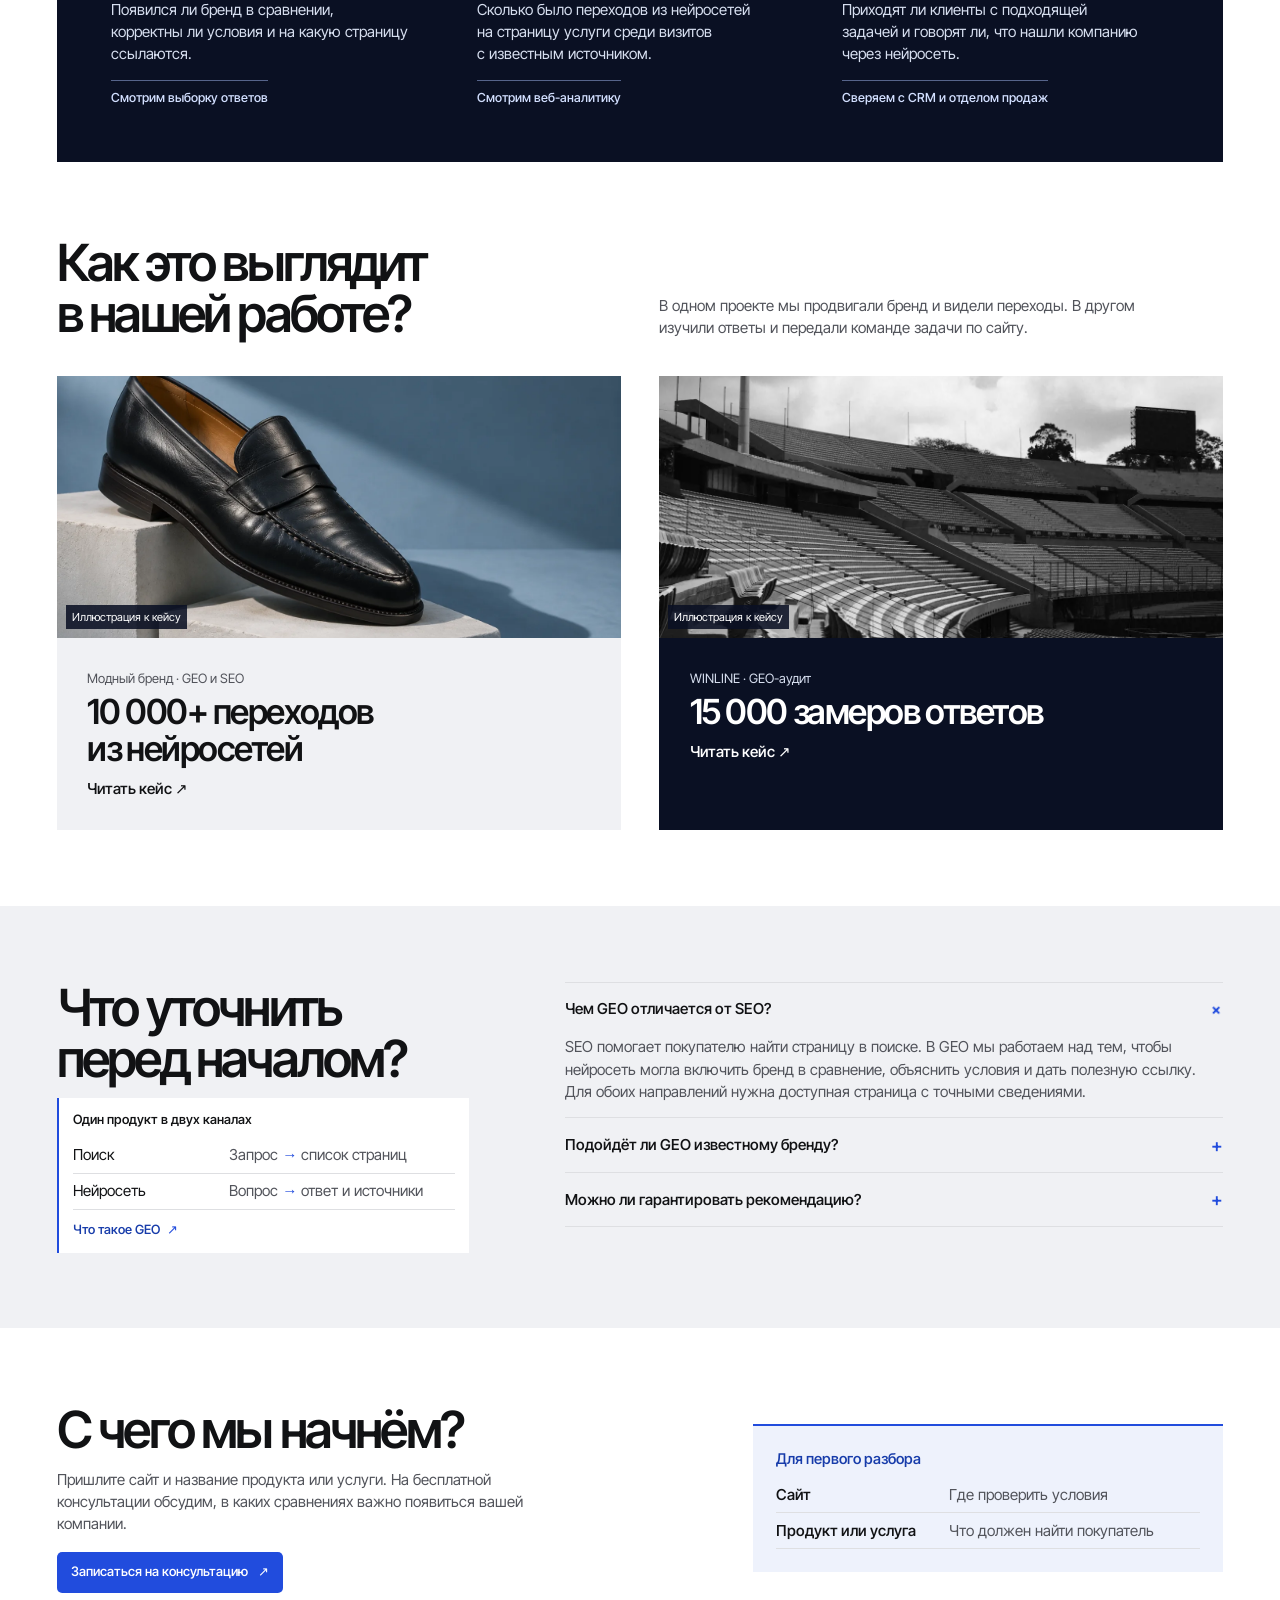
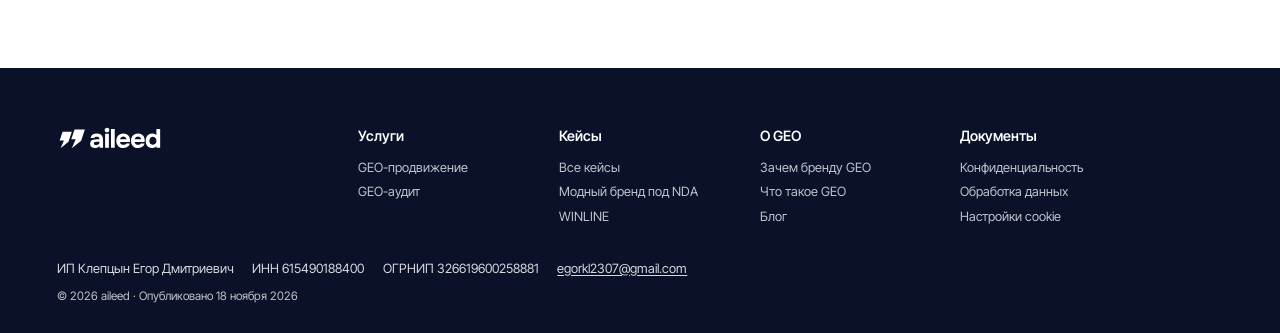
<file: why-geo/index.html>
<!doctype html>
<html lang="ru">
<head>
<meta charset="utf-8">
<meta name="viewport" content="width=device-width,initial-scale=1">
<title>Зачем бренду GEO-продвижение? | aileed</title>
<meta name="description" content="Зачем бренду GEO-продвижение. Сравните два ответа нейросети на один вопрос покупателя и узнайте, как оценить упоминания, ссылки, переходы и обращения.">
<meta name="author" content="aileed">
<meta name="datePublished" content="2026-11-18">
<meta name="dateModified" content="2026-11-26">
<meta name="robots" content="index,follow,max-image-preview:large">
<meta name="theme-color" content="#101113">
<link rel="canonical" href="https://egi411.github.io/geo-audit/why-geo/">
<link rel="describedby" type="text/plain" href="https://egi411.github.io/geo-audit/llms.txt">
<meta property="og:title" content="Зачем бренду GEO-продвижение? | aileed">
<meta property="og:description" content="Зачем бренду GEO-продвижение. Сравните два ответа нейросети на один вопрос покупателя и узнайте, как оценить упоминания, ссылки, переходы и обращения.">
<meta property="og:url" content="https://egi411.github.io/geo-audit/why-geo/">
<meta property="og:site_name" content="aileed">
<meta property="og:locale" content="ru_RU">
<meta property="og:type" content="website">
<meta property="og:image" content="https://egi411.github.io/geo-audit/assets/social-why.jpg?v=46e0c983ae9d">
<meta property="og:image:width" content="1200">
<meta property="og:image:height" content="630">
<meta property="og:image:alt" content="Зачем бренду GEO?">
<meta name="twitter:card" content="summary_large_image">
<link rel="icon" type="image/svg+xml" href="../assets/mark.svg?v=1570c9bbff2b">
<link rel="stylesheet" href="../assets/paper.css?v=3334d104efad">
<link rel="stylesheet" href="../assets/interior.css?v=98729d764c56">
<link rel="stylesheet" href="../assets/why-geo.css?v=8b439a8bf6a0">
<script type="application/ld+json">{"@context": "https://schema.org", "@type": "Organization", "@id": "https://egi411.github.io/geo-audit/#org", "name": "aileed", "description": "Агентство GEO-продвижения и аудита видимости брендов в нейросетях.", "legalName": "ИП КЛЕПЦЫН ЕГОР ДМИТРИЕВИЧ", "taxID": "615490188400", "email": "egorkl2307@gmail.com", "identifier": {"@type": "PropertyValue", "propertyID": "ОГРНИП", "value": "326619600258881"}, "url": "https://egi411.github.io/geo-audit/", "logo": "https://egi411.github.io/geo-audit/assets/aileed-logo.svg?v=c0b8e38cba22"}</script>
<script type="application/ld+json">{"@context": "https://schema.org", "@type": "WebSite", "@id": "https://egi411.github.io/geo-audit/#website", "name": "aileed", "url": "https://egi411.github.io/geo-audit/", "inLanguage": "ru-RU", "publisher": {"@id": "https://egi411.github.io/geo-audit/#org"}}</script>
<script type="application/ld+json">{"@context": "https://schema.org", "@type": "WebPage", "@id": "https://egi411.github.io/geo-audit/why-geo/#page", "url": "https://egi411.github.io/geo-audit/why-geo/", "name": "Зачем бренду GEO-продвижение? | aileed", "description": "Зачем бренду GEO-продвижение. Сравните два ответа нейросети на один вопрос покупателя и узнайте, как оценить упоминания, ссылки, переходы и обращения.", "inLanguage": "ru-RU", "author": {"@id": "https://egi411.github.io/geo-audit/#org"}, "publisher": {"@id": "https://egi411.github.io/geo-audit/#org"}, "datePublished": "2026-11-18", "dateModified": "2026-11-26", "isPartOf": {"@id": "https://egi411.github.io/geo-audit/#website"}}</script>
<script type="application/ld+json">{"@context": "https://schema.org", "@type": "FAQPage", "@id": "https://egi411.github.io/geo-audit/why-geo/#faq", "isPartOf": {"@id": "https://egi411.github.io/geo-audit/why-geo/#page"}, "mainEntity": [{"@type": "Question", "name": "Чем GEO отличается от SEO?", "acceptedAnswer": {"@type": "Answer", "text": "SEO помогает покупателю найти страницу в поиске. В GEO мы работаем над тем, чтобы нейросеть могла включить бренд в сравнение, объяснить условия и дать полезную ссылку. Для обоих направлений нужна доступная страница с точными сведениями."}}, {"@type": "Question", "name": "Подойдёт ли GEO известному бренду?", "acceptedAnswer": {"@type": "Answer", "text": "Да. Мы проверяем, как нейросети описывают уже знакомый покупателю продукт. Если в ответах остались старые условия или ссылка ведёт на неподходящую страницу, начинаем с уточнения этих сведений."}}, {"@type": "Question", "name": "Можно ли гарантировать рекомендацию?", "acceptedAnswer": {"@type": "Answer", "text": "Ответы меняются, и нейросети сами выбирают компании и источники. Мы согласуем вопросы и признаки результата, чтобы после работ сравнить ответы на сопоставимых условиях."}}]}</script>
<script type="application/ld+json">{"@context": "https://schema.org", "@type": "BreadcrumbList", "itemListElement": [{"@type": "ListItem", "position": 1, "name": "aileed", "item": "https://egi411.github.io/geo-audit/"}, {"@type": "ListItem", "position": 2, "name": "Зачем бренду GEO-продвижение?", "item": "https://egi411.github.io/geo-audit/why-geo/"}]}</script>
<script src="../assets/site.js?v=fdec0477e495" defer>
</script>
<script src="../assets/privacy.js?v=5a8c73a1b54d" defer>
</script>
</head>
<body class="paper-site" itemscope itemtype="https://schema.org/WebPage" itemid="https://egi411.github.io/geo-audit/why-geo/#page">
<a class="skip" href="#main">К содержанию</a>
<header class="site-header">
<div class="wrap nav">
 <a class="logo" href="../" aria-label="aileed — главная">
<img class="wordmark-logo" src="../assets/aileed-logo.svg?v=c0b8e38cba22" width="170" height="46" alt="aileed">
</a>
 <nav class="nav-links" id="navigation" aria-label="Основная навигация">
<a href="../">Главная</a>
<a href="../audit/">Аудит</a>
<a href="../cases/">Кейсы</a>
<a href="../why-geo/" aria-current="page">Зачем GEO</a>
<a href="../blog/">Блог</a>
</nav>
 <a class="btn nav-cta" href="mailto:egorkl2307@gmail.com?subject=%D0%91%D0%B5%D1%81%D0%BF%D0%BB%D0%B0%D1%82%D0%BD%D1%8B%D0%B9%20%D1%80%D0%B0%D0%B7%D0%B1%D0%BE%D1%80%20GEO-%D0%BF%D1%80%D0%BE%D0%B4%D0%B2%D0%B8%D0%B6%D0%B5%D0%BD%D0%B8%D1%8F&amp;body=%D0%97%D0%B4%D1%80%D0%B0%D0%B2%D1%81%D1%82%D0%B2%D1%83%D0%B9%D1%82%D0%B5%21%20%D0%A5%D0%BE%D1%87%D1%83%20%D0%BE%D0%B1%D1%81%D1%83%D0%B4%D0%B8%D1%82%D1%8C%20GEO-%D0%BF%D1%80%D0%BE%D0%B4%D0%B2%D0%B8%D0%B6%D0%B5%D0%BD%D0%B8%D0%B5.%0A%0A%D0%A1%D0%B0%D0%B9%D1%82%3A%20%0A%D0%9F%D1%80%D0%BE%D0%B4%D1%83%D0%BA%D1%82%20%D0%B8%D0%BB%D0%B8%20%D1%83%D1%81%D0%BB%D1%83%D0%B3%D0%B0%3A%20" data-open-brief>
<span class="desktop-label">Бесплатная консультация</span>
<span class="mobile-label">Консультация</span>
<span aria-hidden="true">↗</span>
</a>
 <button class="menu-toggle" aria-controls="navigation" aria-expanded="false" aria-label="Открыть меню">
<span class="menu-bars" aria-hidden="true">
</span>
</button>
</div>
</header>
<aside id="cookie-banner" class="cookie-banner a-cookie" aria-labelledby="cookie-title" hidden>
<div>
<h2 id="cookie-title">Какие cookie используются?</h2>
<p class="short-answer">Только необходимые настройки. Аналитика не подключена.</p>
</div>
<a href="../privacy.html#cookies">Подробнее</a>
<button type="button" class="btn" data-cookie-accept>Понятно</button>
</aside>
<main id="main">
<div class="why-page">
<section class="why-opening">
    <div class="wrap why-cover-grid">
<div class="why-cover-copy">
<h1>Зачем бренду <span>GEO?</span>
</h1>
    <p class="short-answer">Мы помогаем бренду появиться там, где покупатель уже сравнивает компании в&nbsp;нейросети. Так покупателю проще понять, подходит ли ваше предложение, и&nbsp;проверить условия.</p>
    <div class="why-actions">
<a class="btn primary" href="#before-after">Сравнить ответы <span aria-hidden="true">↓</span>
</a>
    <a class="why-text-link" href="mailto:egorkl2307@gmail.com?subject=%D0%91%D0%B5%D1%81%D0%BF%D0%BB%D0%B0%D1%82%D0%BD%D1%8B%D0%B9%20%D1%80%D0%B0%D0%B7%D0%B1%D0%BE%D1%80%20GEO-%D0%BF%D1%80%D0%BE%D0%B4%D0%B2%D0%B8%D0%B6%D0%B5%D0%BD%D0%B8%D1%8F&amp;body=%D0%97%D0%B4%D1%80%D0%B0%D0%B2%D1%81%D1%82%D0%B2%D1%83%D0%B9%D1%82%D0%B5%21%20%D0%A5%D0%BE%D1%87%D1%83%20%D0%BE%D0%B1%D1%81%D1%83%D0%B4%D0%B8%D1%82%D1%8C%20GEO-%D0%BF%D1%80%D0%BE%D0%B4%D0%B2%D0%B8%D0%B6%D0%B5%D0%BD%D0%B8%D0%B5.%0A%0A%D0%A1%D0%B0%D0%B9%D1%82%3A%20%0A%D0%9F%D1%80%D0%BE%D0%B4%D1%83%D0%BA%D1%82%20%D0%B8%D0%BB%D0%B8%20%D1%83%D1%81%D0%BB%D1%83%D0%B3%D0%B0%3A%20" data-open-brief>Обсудить бренд <span aria-hidden="true">↗</span>
</a>
</div>
</div>
    <figure class="why-hero-art">
<img src="../assets/geo-answer-objects.webp?v=b99a895b2e6a" width="1250" height="938" fetchpriority="high" decoding="async"
    alt="Две объёмные карточки ответа, на синей выделена одна строка">
</figure>
</div>
</section>
<section id="before-after" class="why-band why-comparison" aria-labelledby="why-compare-title">
<div class="wrap">
    <header class="why-story-head">
<div>
<h2 id="why-compare-title">Как меняется ответ на&nbsp;один и&nbsp;тот же вопрос?</h2>
    <p class="short-answer">Покупатель ищет подрядчика для склада. Сравним, что он сможет узнать из&nbsp;двух ответов на&nbsp;свой вопрос.</p>
</div>
    <figure class="why-dock">
<img src="../assets/geo-warehouse-dock.webp?v=a11501318dbb" width="1120" height="747" loading="lazy" decoding="async"
    alt="Секционные ворота на погрузочной площадке склада">
<figcaption>Иллюстрация к&nbsp;учебному примеру</figcaption>
</figure>
</header>
    <figure class="why-dialogue">
    <figcaption>
<span>Вопрос покупателя</span>
<b>Кто обслуживает складские ворота в&nbsp;Казани с&nbsp;выездом в&nbsp;выходные?</b>
    <p>Оба ответа смоделированы, компания условная.</p>
</figcaption>
    <div class="why-answer-pair">
    <article class="why-answer" id="before-geo">
<h3>До GEO</h3>
<blockquote>В&nbsp;Казани можно поискать подрядчика в&nbsp;каталогах ремонтных компаний. Уточните по&nbsp;телефону, обслуживает ли он складские ворота и&nbsp;выезжает ли по&nbsp;выходным.</blockquote>
    <p class="why-answer-effect">Покупателю нужно искать компании и&nbsp;уточнять график.</p>
</article>
    <article class="why-answer why-answer-after" id="after-geo">
<h3>После GEO</h3>
<blockquote>Рассмотрите <mark data-part="brand">«Сервис А»</mark>. Компания обслуживает складские ворота в&nbsp;Казани и&nbsp;<mark data-part="terms">выезжает по&nbsp;субботам и&nbsp;воскресеньям</mark>.</blockquote>
    <p class="why-source">
<span aria-hidden="true">↗</span> Условия выезда на&nbsp;странице услуги</p>
    <p class="why-answer-effect">Есть кандидат для сравнения, причина рассмотреть его и&nbsp;страница для проверки.</p>
</article>
    </div>
</figure>
</div>
</section>
<section class="why-band why-reading" id="visibility" aria-labelledby="why-reading-title">
<div class="wrap">
    <header class="why-section-head">
<h2 id="why-reading-title">Что именно меняется в&nbsp;ответе?</h2>
    <p class="short-answer">Разберите учебный ответ по&nbsp;частям. Мы смотрим, появился ли бренд, верно ли описано предложение и&nbsp;куда ведёт ссылка.</p>
</header>
    <div class="why-inspector">
<fieldset class="why-lens-options">
<legend>Что выделить в&nbsp;ответе?</legend>
<label>
<input type="radio" name="answer-lens" value="brand" checked>
<span>Бренд</span>
</label>
<label>
<input type="radio" name="answer-lens" value="terms">
<span>Условие</span>
</label>
<label>
<input type="radio" name="answer-lens" value="source">
<span>Источник</span>
</label>
</fieldset>
    <figure class="why-annotation-sheet">
<figcaption>Фрагмент учебного ответа</figcaption>
    <blockquote>Рассмотрите <mark data-part="brand">«Сервис А»</mark>. Компания обслуживает складские ворота в&nbsp;Казани и&nbsp;<mark data-part="terms">выезжает по&nbsp;субботам и&nbsp;воскресеньям</mark>.</blockquote>
<p data-part="source">
<span aria-hidden="true">↗</span> Условия выезда на&nbsp;странице услуги</p>
</figure>
    <div class="why-inspect-detail">
<div class="why-annotation" data-note="brand">
<h3>Кого покупатель увидел?</h3>
<p>В&nbsp;ответе появился конкретный подрядчик. Покупатель может включить его в&nbsp;свой список.</p>
</div>
<div class="why-annotation" data-note="terms">
<h3>Почему предложение подходит?</h3>
<p>Выезд в&nbsp;выходные отвечает на&nbsp;условие из&nbsp;вопроса. Мы проверяем, совпадает ли эта деталь с&nbsp;тем, что компания предлагает.</p>
</div>
<div class="why-annotation" data-note="source">
<h3>Где проверить детали?</h3>
<p>Ссылка указывает на&nbsp;страницу услуги. Там покупатель может уточнить условия и&nbsp;связаться с&nbsp;компанией.</p>
</div>
</div>
</div>
</div>
</section>
<section class="why-band why-fit" id="investment" aria-labelledby="why-fit-title">
<div class="wrap">
    <header class="why-section-head">
<h2 id="why-fit-title">Когда GEO имеет смысл?</h2>
    <p class="short-answer">Начинаем с&nbsp;одной услуги или категории, по&nbsp;которой покупатель сравнивает предложения, а&nbsp;вам важно получать обращения.</p>
</header>
    <dl class="why-fit-map" id="demand">
<div>
<dt>
<svg class="topic-icon" width="24" height="24" viewBox="0 0 24 24" fill="none" stroke="currentColor" stroke-width="1.55" stroke-linecap="round" stroke-linejoin="round" aria-hidden="true" focusable="false">
<rect x="3" y="5" width="8" height="14" rx="1.5"/>
<rect x="13" y="5" width="8" height="14" rx="1.5"/>
<path d="M6 9h2m8 0h2m-2 4h2"/>
</svg>Покупатели сравнивают подрядчиков</dt>
<dd>
<span>Попасть в&nbsp;сравнение</span>
<p>Проверим запросы без названия бренда по&nbsp;услуге, которая важна для продаж. В&nbsp;примере это обслуживание ворот в&nbsp;выходные.</p>
</dd>
</div>
<div>
<dt>
<svg class="topic-icon" width="24" height="24" viewBox="0 0 24 24" fill="none" stroke="currentColor" stroke-width="1.55" stroke-linecap="round" stroke-linejoin="round" aria-hidden="true" focusable="false">
<path d="M19 9a7 7 0 1 0 .2 5m.8-10v6h-6"/>
</svg>Покупатели уже знают компанию</dt>
<dd>
<span>Уточнить условия</span>
<p>Сверим, как нейросети описывают географию, график и&nbsp;ограничения услуги. Вы увидите, что на&nbsp;сайте стоит прояснить.</p>
</dd>
</div>
<div>
<dt>
<svg class="topic-icon" width="24" height="24" viewBox="0 0 24 24" fill="none" stroke="currentColor" stroke-width="1.55" stroke-linecap="round" stroke-linejoin="round" aria-hidden="true" focusable="false">
<rect x="4" y="3" width="16" height="18" rx="2"/>
<path d="m7 8 1 1 2-2m-3 7 1 1 2-2m3-5h4m-4 6h4"/>
</svg>Условия ещё уточняются</dt>
<dd>
<span>Подготовить предложение</span>
<p>Зафиксируйте, где и&nbsp;на&nbsp;каких условиях можете принять заказ. С&nbsp;этими сведениями мы сможем выбрать вопросы для продвижения.</p>
</dd>
</div>
</dl>
    <a class="why-text-link" href="../audit/">Что покажет GEO-аудит <span aria-hidden="true">↗</span>
</a>
    </div>
</section>
<section class="why-band why-outcomes" id="outcome" aria-labelledby="why-outcome-title">
<div class="wrap why-outcome-board">
    <header class="why-section-head">
<h2 id="why-outcome-title">Как понять, что GEO приносит пользу?</h2>
    <p class="short-answer">Мы сравниваем ответы по&nbsp;тем же вопросам. Переходы и&nbsp;обращения проверяем отдельно по&nbsp;данным бизнеса.</p>
</header>
    <ol class="why-progress">
    <li>
<span class="why-progress-dot" aria-hidden="true">
</span>
<h3>
<svg class="topic-icon" width="24" height="24" viewBox="0 0 24 24" fill="none" stroke="currentColor" stroke-width="1.55" stroke-linecap="round" stroke-linejoin="round" aria-hidden="true" focusable="false">
<path d="M20 11.5a7.5 7.5 0 0 1-7.5 7.5H5l1.2-3.4A7.5 7.5 0 1 1 20 11.5Z"/>
<path d="M9 10h7m-7 3h5"/>
</svg>Ответы</h3>
<p>Появился ли бренд в&nbsp;сравнении, корректны ли условия и&nbsp;на&nbsp;какую страницу ссылаются.</p>
<b>Смотрим выборку ответов</b>
</li>
    <li>
<span class="why-progress-dot" aria-hidden="true">
</span>
<h3>
<svg class="topic-icon" width="24" height="24" viewBox="0 0 24 24" fill="none" stroke="currentColor" stroke-width="1.55" stroke-linecap="round" stroke-linejoin="round" aria-hidden="true" focusable="false">
<path d="m5 4 14 9-6 1-3 6L5 4Z"/>
</svg>Переходы</h3>
<p>Сколько было переходов из&nbsp;нейросетей на&nbsp;страницу услуги среди визитов с&nbsp;известным источником.</p>
<b>Смотрим веб-аналитику</b>
</li>
    <li>
<span class="why-progress-dot" aria-hidden="true">
</span>
<h3>
<svg class="topic-icon" width="24" height="24" viewBox="0 0 24 24" fill="none" stroke="currentColor" stroke-width="1.55" stroke-linecap="round" stroke-linejoin="round" aria-hidden="true" focusable="false">
<rect x="3" y="5" width="18" height="14" rx="2"/>
<path d="m4 7 8 6 8-6"/>
</svg>Обращения</h3>
<p>Приходят ли клиенты с&nbsp;подходящей задачей и&nbsp;говорят ли, что нашли компанию через нейросеть.</p>
<b>Сверяем с&nbsp;CRM и&nbsp;отделом продаж</b>
</li>
    </ol>
</div>
</section>
<section class="why-band why-practice" id="practice" aria-labelledby="why-practice-title">
<div class="wrap">
    <header class="why-section-head">
<h2 id="why-practice-title">Как это выглядит в&nbsp;нашей работе?</h2>
    <p class="short-answer">В&nbsp;одном проекте мы продвигали бренд и&nbsp;видели переходы. В&nbsp;другом изучили ответы и&nbsp;передали команде задачи по&nbsp;сайту.</p>
</header>
    <div class="why-case-pair">
    <article class="why-case why-case-fashion">
<a href="../cases/fashion/">
    <div class="why-case-art">
<img src="../assets/shoe-editorial.webp?v=ee02e07eebd9" width="1440" height="960" loading="lazy" decoding="async"
    alt="Чёрный лофер на светлом подиуме">
<span>Иллюстрация к&nbsp;кейсу</span>
</div>
    <div class="why-case-copy">
<p>Модный бренд · GEO и&nbsp;SEO</p>
<h3>10&nbsp;000+ переходов из&nbsp;нейросетей</h3>
<span>Читать кейс ↗</span>
</div>
    </a>
</article>
    <article class="why-case why-case-winline">
<a href="../cases/winline/">
    <div class="why-case-art">
<img src="../assets/cases/stadium.webp?v=d7b3f2455cac" width="1152" height="1438" loading="lazy" decoding="async"
    alt="Трибуны стадиона и прожектор">
<span>Иллюстрация к&nbsp;кейсу</span>
</div>
    <div class="why-case-copy">
<p>WINLINE · GEO-аудит</p>
<h3>15&nbsp;000 замеров ответов</h3>
<span>Читать кейс ↗</span>
</div>
    </a>
</article>
</div>
</div>
</section>
<section class="why-band why-questions" id="faq" aria-labelledby="why-faq-title">
<div class="wrap">
    <header class="why-section-head">
<h2 id="why-faq-title">Что уточнить перед началом?</h2>
</header>
    <figure class="why-faq-visual">
<figcaption>Один продукт в&nbsp;двух каналах</figcaption>
    <dl>
<div>
<dt>Поиск</dt>
<dd>Запрос <span aria-hidden="true">→</span> список страниц</dd>
</div>
    <div>
<dt>Нейросеть</dt>
<dd>Вопрос <span aria-hidden="true">→</span> ответ и&nbsp;источники</dd>
</div>
</dl>
    <a class="why-text-link" href="../what-is-geo/">Что такое GEO <span aria-hidden="true">↗</span>
</a>
    </figure>
<div class="question-list">
<details open>
<summary>Чем GEO отличается от&nbsp;SEO?</summary>
<div class="faq-answer">
<p>SEO помогает покупателю найти страницу в&nbsp;поиске. В&nbsp;GEO мы работаем над тем, чтобы нейросеть могла включить бренд в&nbsp;сравнение, объяснить условия и&nbsp;дать полезную ссылку. Для обоих направлений нужна доступная страница с&nbsp;точными сведениями.</p>
</div>
</details>
<details>
<summary>Подойдёт ли GEO известному бренду?</summary>
<div class="faq-answer">
<p>Да. Мы проверяем, как нейросети описывают уже знакомый покупателю продукт. Если в&nbsp;ответах остались старые условия или ссылка ведёт на&nbsp;неподходящую страницу, начинаем с&nbsp;уточнения этих сведений.</p>
</div>
</details>
<details>
<summary>Можно ли гарантировать рекомендацию?</summary>
<div class="faq-answer">
<p>Ответы меняются, и&nbsp;нейросети сами выбирают компании и&nbsp;источники. Мы согласуем вопросы и&nbsp;признаки результата, чтобы после работ сравнить ответы на&nbsp;сопоставимых условиях.</p>
</div>
</details>
</div>
</div>
</section>
<section class="why-band why-invite" id="brief" aria-labelledby="why-brief-title">
<div class="wrap">
    <header class="why-section-head">
<h2 id="why-brief-title">С&nbsp;чего мы начнём?</h2>
    <p class="short-answer">Пришлите сайт и&nbsp;название продукта или услуги. На&nbsp;бесплатной консультации обсудим, в&nbsp;каких сравнениях важно появиться вашей компании.</p>
    <a class="btn primary" href="mailto:egorkl2307@gmail.com?subject=%D0%91%D0%B5%D1%81%D0%BF%D0%BB%D0%B0%D1%82%D0%BD%D1%8B%D0%B9%20%D1%80%D0%B0%D0%B7%D0%B1%D0%BE%D1%80%20GEO-%D0%BF%D1%80%D0%BE%D0%B4%D0%B2%D0%B8%D0%B6%D0%B5%D0%BD%D0%B8%D1%8F&amp;body=%D0%97%D0%B4%D1%80%D0%B0%D0%B2%D1%81%D1%82%D0%B2%D1%83%D0%B9%D1%82%D0%B5%21%20%D0%A5%D0%BE%D1%87%D1%83%20%D0%BE%D0%B1%D1%81%D1%83%D0%B4%D0%B8%D1%82%D1%8C%20GEO-%D0%BF%D1%80%D0%BE%D0%B4%D0%B2%D0%B8%D0%B6%D0%B5%D0%BD%D0%B8%D0%B5.%0A%0A%D0%A1%D0%B0%D0%B9%D1%82%3A%20%0A%D0%9F%D1%80%D0%BE%D0%B4%D1%83%D0%BA%D1%82%20%D0%B8%D0%BB%D0%B8%20%D1%83%D1%81%D0%BB%D1%83%D0%B3%D0%B0%3A%20" data-open-brief>Записаться на консультацию <span aria-hidden="true">↗</span>
</a>
</header>
    <div class="why-brief-preview">
<p>Для первого разбора</p>
<dl>
    <div>
<dt>Сайт</dt>
<dd>Где проверить условия</dd>
</div>
    <div>
<dt>Продукт или услуга</dt>
<dd>Что должен найти покупатель</dd>
</div>
    </dl>
</div>
</div>
</section>
</div>
</main>
<footer class="site-footer">
<div class="wrap">
<div class="footer-map">
 <a class="logo" href="../">
<img src="../assets/aileed-logo.svg?v=c0b8e38cba22" width="170" height="46" alt="aileed">
</a>
 <nav class="footer-group" aria-label="Услуги">
<strong>Услуги</strong>
<a href="../">GEO-продвижение</a>
<a href="../audit/">GEO-аудит</a>
</nav>
<nav class="footer-group" aria-label="Кейсы">
<strong>Кейсы</strong>
<a href="../cases/">Все кейсы</a>
<a href="../cases/fashion/">Модный бренд под NDA</a>
<a href="../cases/winline/">WINLINE</a>
</nav>
<nav class="footer-group" aria-label="О GEO">
<strong>О GEO</strong>
<a href="../why-geo/">Зачем бренду GEO</a>
<a href="../what-is-geo/">Что такое GEO</a>
<a href="../blog/">Блог</a>
</nav>
<nav class="footer-group" aria-label="Документы">
<strong>Документы</strong>
<a href="../privacy.html">Конфиденциальность</a>
<a href="../consent.html">Обработка данных</a>
<button type="button" data-cookie-settings>Настройки cookie</button>
</nav>
</div>
 <div class="owner-line">
<span>ИП Клепцын Егор Дмитриевич</span>
<span>ИНН 615490188400</span>
<span>ОГРНИП 326619600258881</span>
<a href="mailto:egorkl2307@gmail.com">egorkl2307@gmail.com</a>
</div>
 <div class="footer-bottom">© 2026 aileed · Опубликовано <time itemprop="datePublished" datetime="2026-11-18">18 ноября 2026</time>
</div>
</div>
</footer>
<dialog id="brief-dialog" aria-labelledby="brief-title" aria-describedby="consult-intro">
  <div class="dialog-head">
<button type="button" class="dialog-close" aria-label="Закрыть">×</button>
    <h2 id="brief-title">Бесплатный разбор продвижения</h2>
</div>
  <p id="consult-intro" class="short-answer">Пришлите сайт и назовите продукт или услугу. На консультации покажем, с каких вопросов покупателей можно начать.</p>
  <a class="btn primary consult-mail" href="mailto:egorkl2307@gmail.com?subject=%D0%91%D0%B5%D1%81%D0%BF%D0%BB%D0%B0%D1%82%D0%BD%D1%8B%D0%B9%20%D1%80%D0%B0%D0%B7%D0%B1%D0%BE%D1%80%20GEO-%D0%BF%D1%80%D0%BE%D0%B4%D0%B2%D0%B8%D0%B6%D0%B5%D0%BD%D0%B8%D1%8F&amp;body=%D0%97%D0%B4%D1%80%D0%B0%D0%B2%D1%81%D1%82%D0%B2%D1%83%D0%B9%D1%82%D0%B5%21%20%D0%A5%D0%BE%D1%87%D1%83%20%D0%BE%D0%B1%D1%81%D1%83%D0%B4%D0%B8%D1%82%D1%8C%20GEO-%D0%BF%D1%80%D0%BE%D0%B4%D0%B2%D0%B8%D0%B6%D0%B5%D0%BD%D0%B8%D0%B5.%0A%0A%D0%A1%D0%B0%D0%B9%D1%82%3A%20%0A%D0%9F%D1%80%D0%BE%D0%B4%D1%83%D0%BA%D1%82%20%D0%B8%D0%BB%D0%B8%20%D1%83%D1%81%D0%BB%D1%83%D0%B3%D0%B0%3A%20">Открыть готовое письмо <span aria-hidden="true">↗</span>
</a>
  <p class="consult-note">Письмо откроется в вашем почтовом приложении. Можно также написать на <a href="mailto:egorkl2307@gmail.com">egorkl2307@gmail.com</a>.</p>
  <a class="consult-privacy" href="../privacy.html">Как мы используем данные</a>
</dialog>
<noscript>
<p class="cookie-noscript">Аналитика и рекламные cookie не используются.</p>
</noscript>
</body>
</html>
</file>
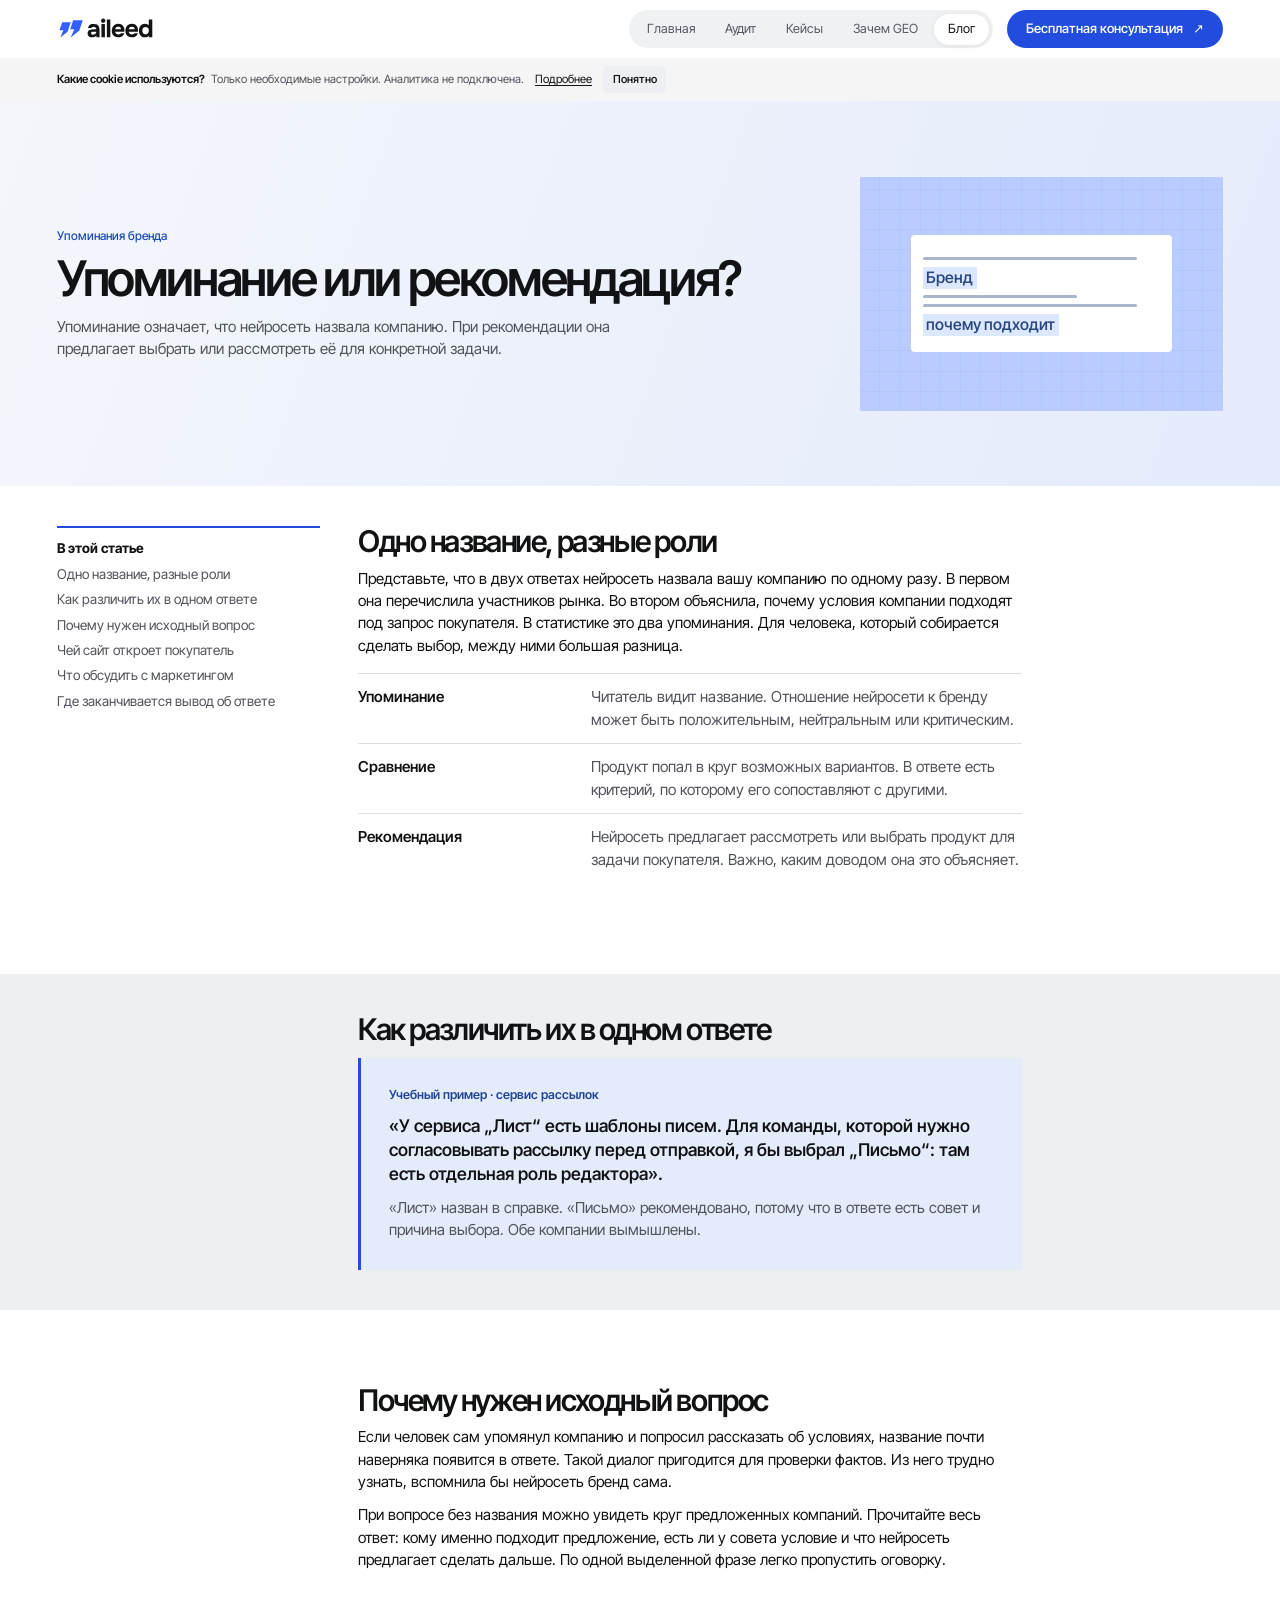
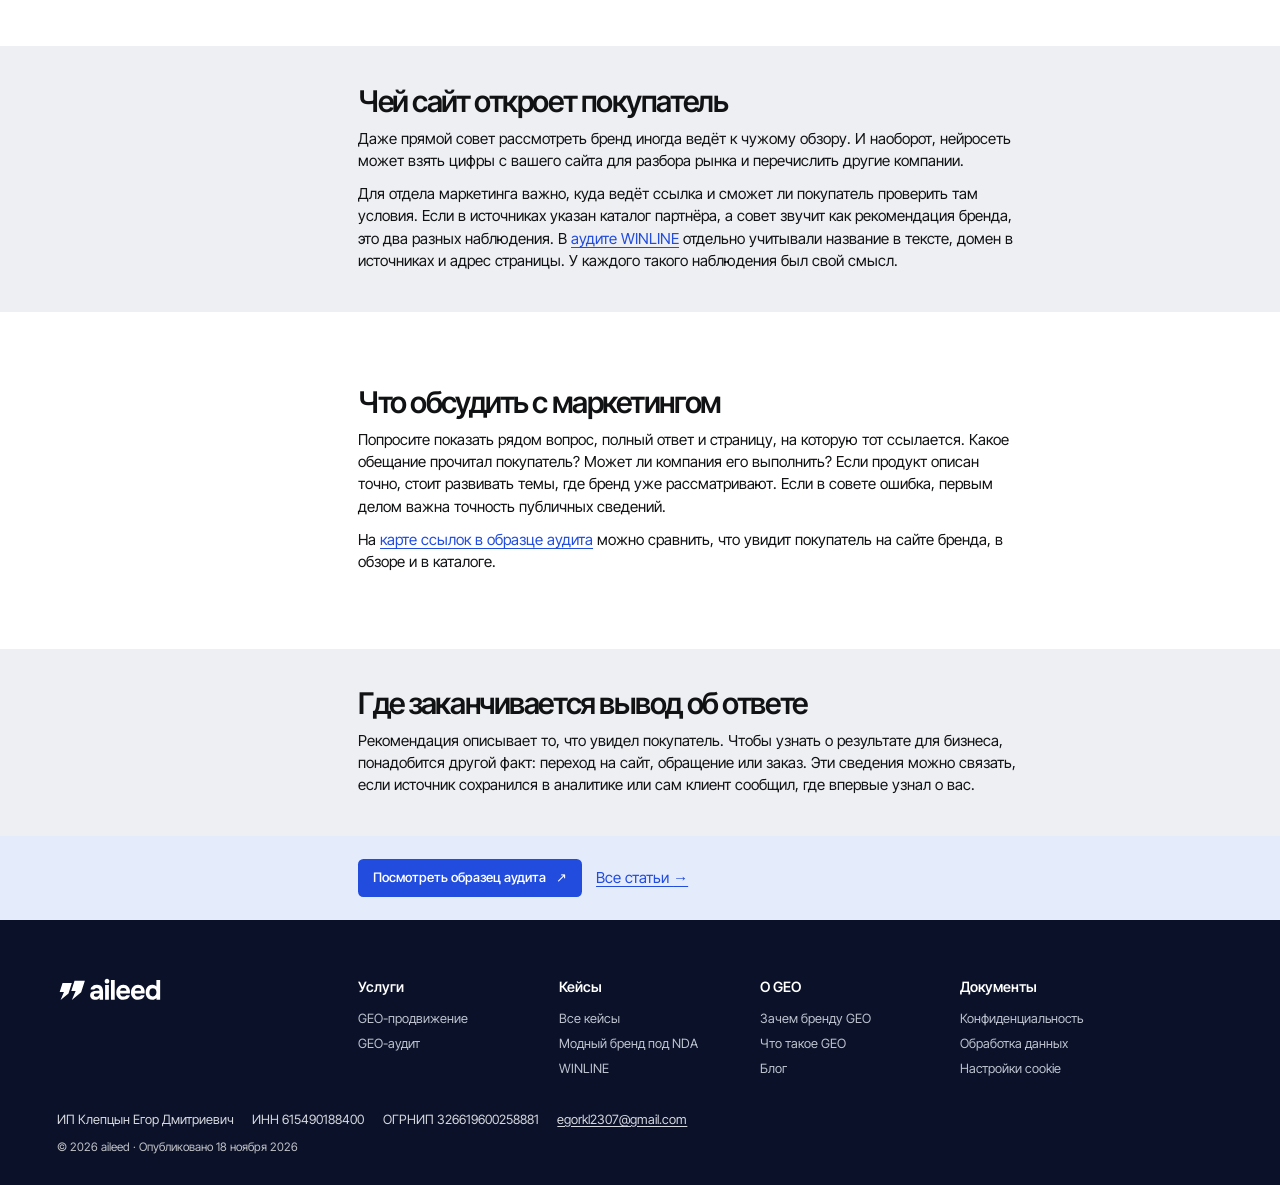
<file: blog/mention-or-recommendation/index.html>
<!doctype html>
<html lang="ru">
<head>
<meta charset="utf-8">
<meta name="viewport" content="width=device-width,initial-scale=1">
<title>Чем упоминание бренда отличается от рекомендации? | aileed</title>
<meta name="description" content="Упоминание означает, что нейросеть назвала компанию. При рекомендации она предлагает выбрать или рассмотреть её для конкретной задачи.">
<meta name="author" content="aileed">
<meta name="datePublished" content="2026-11-18">
<meta name="dateModified" content="2026-11-26">
<meta name="robots" content="index,follow,max-image-preview:large">
<meta name="theme-color" content="#101113">
<link rel="canonical" href="https://egi411.github.io/geo-audit/blog/mention-or-recommendation/">
<link rel="describedby" type="text/plain" href="https://egi411.github.io/geo-audit/llms.txt">
<meta property="og:title" content="Чем упоминание бренда отличается от рекомендации? | aileed">
<meta property="og:description" content="Упоминание означает, что нейросеть назвала компанию. При рекомендации она предлагает выбрать или рассмотреть её для конкретной задачи.">
<meta property="og:url" content="https://egi411.github.io/geo-audit/blog/mention-or-recommendation/">
<meta property="og:site_name" content="aileed">
<meta property="og:locale" content="ru_RU">
<meta property="og:type" content="article">
<meta property="og:image" content="https://egi411.github.io/geo-audit/assets/social-mention.jpg?v=c64d883d9e59">
<meta property="og:image:width" content="1200">
<meta property="og:image:height" content="630">
<meta property="og:image:alt" content="Упоминание или рекомендация?">
<meta name="twitter:card" content="summary_large_image">
<link rel="icon" type="image/svg+xml" href="../../assets/mark.svg?v=1570c9bbff2b">
<link rel="stylesheet" href="../../assets/paper.css?v=3334d104efad">
<link rel="stylesheet" href="../../assets/interior.css?v=98729d764c56">
<script type="application/ld+json">{"@context": "https://schema.org", "@type": "Organization", "@id": "https://egi411.github.io/geo-audit/#org", "name": "aileed", "description": "Агентство GEO-продвижения и аудита видимости брендов в нейросетях.", "legalName": "ИП КЛЕПЦЫН ЕГОР ДМИТРИЕВИЧ", "taxID": "615490188400", "email": "egorkl2307@gmail.com", "identifier": {"@type": "PropertyValue", "propertyID": "ОГРНИП", "value": "326619600258881"}, "url": "https://egi411.github.io/geo-audit/", "logo": "https://egi411.github.io/geo-audit/assets/aileed-logo.svg?v=c0b8e38cba22"}</script>
<script type="application/ld+json">{"@context": "https://schema.org", "@type": "WebSite", "@id": "https://egi411.github.io/geo-audit/#website", "name": "aileed", "url": "https://egi411.github.io/geo-audit/", "inLanguage": "ru-RU", "publisher": {"@id": "https://egi411.github.io/geo-audit/#org"}}</script>
<script type="application/ld+json">{"@context": "https://schema.org", "@type": "WebPage", "@id": "https://egi411.github.io/geo-audit/blog/mention-or-recommendation/#page", "url": "https://egi411.github.io/geo-audit/blog/mention-or-recommendation/", "name": "Чем упоминание бренда отличается от рекомендации? | aileed", "description": "Упоминание означает, что нейросеть назвала компанию. При рекомендации она предлагает выбрать или рассмотреть её для конкретной задачи.", "inLanguage": "ru-RU", "author": {"@id": "https://egi411.github.io/geo-audit/#org"}, "publisher": {"@id": "https://egi411.github.io/geo-audit/#org"}, "datePublished": "2026-11-18", "dateModified": "2026-11-26", "isPartOf": {"@id": "https://egi411.github.io/geo-audit/#website"}, "mainEntity": {"@id": "https://egi411.github.io/geo-audit/blog/mention-or-recommendation/#article"}}</script>
<script type="application/ld+json">{"@context": "https://schema.org", "@type": "Article", "@id": "https://egi411.github.io/geo-audit/blog/mention-or-recommendation/#article", "headline": "Упоминание или рекомендация?", "description": "Упоминание означает, что нейросеть назвала компанию. При рекомендации она предлагает выбрать или рассмотреть её для конкретной задачи.", "mainEntityOfPage": {"@id": "https://egi411.github.io/geo-audit/blog/mention-or-recommendation/#page"}, "author": {"@id": "https://egi411.github.io/geo-audit/#org"}, "publisher": {"@id": "https://egi411.github.io/geo-audit/#org"}, "datePublished": "2026-11-18", "dateModified": "2026-11-26", "image": "https://egi411.github.io/geo-audit/assets/social-mention.jpg?v=c64d883d9e59", "inLanguage": "ru-RU"}</script>
<script type="application/ld+json">{"@context": "https://schema.org", "@type": "BreadcrumbList", "itemListElement": [{"@type": "ListItem", "position": 1, "name": "aileed", "item": "https://egi411.github.io/geo-audit/"}, {"@type": "ListItem", "position": 2, "name": "Блог", "item": "https://egi411.github.io/geo-audit/blog/"}, {"@type": "ListItem", "position": 3, "name": "Чем упоминание бренда отличается от рекомендации?", "item": "https://egi411.github.io/geo-audit/blog/mention-or-recommendation/"}]}</script>
<script src="../../assets/site.js?v=fdec0477e495" defer>
</script>
<script src="../../assets/privacy.js?v=5a8c73a1b54d" defer>
</script>
</head>
<body class="paper-site" itemscope itemtype="https://schema.org/WebPage" itemid="https://egi411.github.io/geo-audit/blog/mention-or-recommendation/#page">
<a class="skip" href="#main">К содержанию</a>
<header class="site-header">
<div class="wrap nav">
 <a class="logo" href="../../" aria-label="aileed — главная">
<img class="wordmark-logo" src="../../assets/aileed-logo.svg?v=c0b8e38cba22" width="170" height="46" alt="aileed">
</a>
 <nav class="nav-links" id="navigation" aria-label="Основная навигация">
<a href="../../">Главная</a>
<a href="../../audit/">Аудит</a>
<a href="../../cases/">Кейсы</a>
<a href="../../why-geo/">Зачем GEO</a>
<a href="../../blog/" aria-current="location">Блог</a>
</nav>
 <a class="btn nav-cta" href="mailto:egorkl2307@gmail.com?subject=%D0%97%D0%B0%D1%8F%D0%B2%D0%BA%D0%B0%20%D0%BD%D0%B0%20%D0%B1%D0%B5%D1%81%D0%BF%D0%BB%D0%B0%D1%82%D0%BD%D1%83%D1%8E%20%D0%BA%D0%BE%D0%BD%D1%81%D1%83%D0%BB%D1%8C%D1%82%D0%B0%D1%86%D0%B8%D1%8E&amp;body=%D0%97%D0%B4%D1%80%D0%B0%D0%B2%D1%81%D1%82%D0%B2%D1%83%D0%B9%D1%82%D0%B5%21%20%D0%A5%D0%BE%D1%87%D1%83%20%D0%BE%D0%B1%D1%81%D1%83%D0%B4%D0%B8%D1%82%D1%8C%20GEO%20%D0%B4%D0%BB%D1%8F%20%D1%81%D0%B2%D0%BE%D0%B5%D0%B3%D0%BE%20%D0%BF%D1%80%D0%BE%D0%B5%D0%BA%D1%82%D0%B0.%0A%0A%D0%A1%D0%B0%D0%B9%D1%82%3A%20%0A%D0%9C%D0%BE%D1%8F%20%D0%B7%D0%B0%D0%B4%D0%B0%D1%87%D0%B0%3A%20" data-open-brief>
<span class="desktop-label">Бесплатная консультация</span>
<span class="mobile-label">Консультация</span>
<span aria-hidden="true">↗</span>
</a>
 <button class="menu-toggle" aria-controls="navigation" aria-expanded="false" aria-label="Открыть меню">
<span class="menu-bars" aria-hidden="true">
</span>
</button>
</div>
</header>
<aside id="cookie-banner" class="cookie-banner a-cookie" aria-labelledby="cookie-title" hidden>
<div>
<h2 id="cookie-title">Какие cookie используются?</h2>
<p class="short-answer">Только необходимые настройки. Аналитика не подключена.</p>
</div>
<a href="../../privacy.html#cookies">Подробнее</a>
<button type="button" class="btn" data-cookie-accept>Понятно</button>
</aside>
<main id="main">
<article class="a-article">
<header class="studio-article-head">
<div class="wrap article-lead">
 <div>
<p class="entry-meta">Упоминания бренда</p>
<h1>Упоминание или рекомендация?</h1>
<p class="short-answer">Упоминание означает, что нейросеть назвала компанию. При рекомендации она предлагает выбрать или рассмотреть её для конкретной задачи.</p>
 </div>
 <div class="editorial-object">
<div class="folio-art folio-mention" aria-hidden="true">
<div class="folio-quote">
<i>
</i>
<b>Бренд</b>
<i>
</i>
<i>
</i>
<em>почему подходит</em>
</div>
</div>
</div>
</div>
</header>
<div class="reading-edition">
<div class="wrap reading-layout">
<nav class="reading-index" aria-label="В этой статье">
<strong>В этой статье</strong>
<a href="#part-1">Одно название, разные роли</a>
<a href="#example">Как различить их в одном ответе</a>
<a href="#part-2">Почему нужен исходный вопрос</a>
<a href="#part-3">Чей сайт откроет покупатель</a>
<a href="#part-4">Что обсудить с маркетингом</a>
<a href="#part-5">Где заканчивается вывод об ответе</a>
</nav>
<div class="reading-body">
<section class="a-prose-section" id="part-1">
<h2>Одно название, разные роли</h2>
<p>Представьте, что в двух ответах нейросеть назвала вашу компанию по одному разу. В первом она перечислила участников рынка. Во втором объяснила, почему условия компании подходят под запрос покупателя. В статистике это два упоминания. Для человека, который собирается сделать выбор, между ними большая разница.</p>
        <dl class="reader-definitions">
<div>
<dt>Упоминание</dt>
<dd>Читатель видит название. Отношение нейросети к бренду может быть положительным, нейтральным или критическим.</dd>
</div>
<div>
<dt>Сравнение</dt>
<dd>Продукт попал в круг возможных вариантов. В ответе есть критерий, по которому его сопоставляют с другими.</dd>
</div>
<div>
<dt>Рекомендация</dt>
<dd>Нейросеть предлагает рассмотреть или выбрать продукт для задачи покупателя. Важно, каким доводом она это объясняет.</dd>
</div>
</dl>
</section>
<section class="a-prose-section" id="example">
<h2>Как различить их в одном ответе</h2>
<figure class="reader-example">
<figcaption>Учебный пример · сервис рассылок</figcaption>
        <blockquote>«У сервиса „Лист“ есть шаблоны писем. Для команды, которой нужно согласовывать рассылку перед отправкой, я бы выбрал „Письмо“: там есть отдельная роль редактора».</blockquote>
        <p>«Лист» назван в справке. «Письмо» рекомендовано, потому что в ответе есть совет и причина выбора. Обе компании вымышлены.</p>
</figure>
</section>
<section class="a-prose-section" id="part-2">
<h2>Почему нужен исходный вопрос</h2>
<p>Если человек сам упомянул компанию и попросил рассказать об условиях, название почти наверняка появится в ответе. Такой диалог пригодится для проверки фактов. Из него трудно узнать, вспомнила бы нейросеть бренд сама.</p>
        <p>При вопросе без названия можно увидеть круг предложенных компаний. Прочитайте весь ответ: кому именно подходит предложение, есть ли у совета условие и что нейросеть предлагает сделать дальше. По одной выделенной фразе легко пропустить оговорку.</p>
</section>
<section class="a-prose-section" id="part-3">
<h2>Чей сайт откроет покупатель</h2>
<p>Даже прямой совет рассмотреть бренд иногда ведёт к чужому обзору. И наоборот, нейросеть может взять цифры с вашего сайта для разбора рынка и перечислить другие компании.</p>
        <p>Для отдела маркетинга важно, куда ведёт ссылка и сможет ли покупатель проверить там условия. Если в источниках указан каталог партнёра, а совет звучит как рекомендация бренда, это два разных наблюдения. В <a href="../../cases/winline/#sources">аудите WINLINE</a> отдельно учитывали название в тексте, домен в источниках и адрес страницы. У каждого такого наблюдения был свой смысл.</p>
</section>
<section class="a-prose-section" id="part-4">
<h2>Что обсудить с маркетингом</h2>
<p>Попросите показать рядом вопрос, полный ответ и страницу, на которую тот ссылается. Какое обещание прочитал покупатель? Может ли компания его выполнить? Если продукт описан точно, стоит развивать темы, где бренд уже рассматривают. Если в совете ошибка, первым делом важна точность публичных сведений.</p>
        <p>На <a href="../../audit/#sample-board">карте ссылок в образце аудита</a> можно сравнить, что увидит покупатель на сайте бренда, в обзоре и в каталоге.</p>
</section>
<section class="a-prose-section" id="part-5">
<h2>Где заканчивается вывод об ответе</h2>
<p>Рекомендация описывает то, что увидел покупатель. Чтобы узнать о результате для бизнеса, понадобится другой факт: переход на сайт, обращение или заказ. Эти сведения можно связать, если источник сохранился в аналитике или сам клиент сообщил, где впервые узнал о вас.</p>
</section>
</div>
</div>
</div>
<div class="reading-end wrap">
<div class="a-article-cta">
 <a class="btn primary" href="../../audit/#observations">Посмотреть образец аудита <span aria-hidden="true">↗</span>
</a>
<a class="text-link" href="../../blog/">Все статьи <span aria-hidden="true">→</span>
</a>
</div>
</div>
</article>
</main>
<footer class="site-footer">
<div class="wrap">
<div class="footer-map">
 <a class="logo" href="../../">
<img src="../../assets/aileed-logo.svg?v=c0b8e38cba22" width="170" height="46" alt="aileed">
</a>
 <nav class="footer-group" aria-label="Услуги">
<strong>Услуги</strong>
<a href="../../">GEO-продвижение</a>
<a href="../../audit/">GEO-аудит</a>
</nav>
<nav class="footer-group" aria-label="Кейсы">
<strong>Кейсы</strong>
<a href="../../cases/">Все кейсы</a>
<a href="../../cases/fashion/">Модный бренд под NDA</a>
<a href="../../cases/winline/">WINLINE</a>
</nav>
<nav class="footer-group" aria-label="О GEO">
<strong>О GEO</strong>
<a href="../../why-geo/">Зачем бренду GEO</a>
<a href="../../what-is-geo/">Что такое GEO</a>
<a href="../../blog/">Блог</a>
</nav>
<nav class="footer-group" aria-label="Документы">
<strong>Документы</strong>
<a href="../../privacy.html">Конфиденциальность</a>
<a href="../../consent.html">Обработка данных</a>
<button type="button" data-cookie-settings>Настройки cookie</button>
</nav>
</div>
 <div class="owner-line">
<span>ИП Клепцын Егор Дмитриевич</span>
<span>ИНН 615490188400</span>
<span>ОГРНИП 326619600258881</span>
<a href="mailto:egorkl2307@gmail.com">egorkl2307@gmail.com</a>
</div>
 <div class="footer-bottom">© 2026 aileed · Опубликовано <time itemprop="datePublished" datetime="2026-11-18">18 ноября 2026</time>
</div>
</div>
</footer>
<dialog id="brief-dialog" aria-labelledby="brief-title" aria-describedby="consult-intro">
  <div class="dialog-head">
<button type="button" class="dialog-close" aria-label="Закрыть">×</button>
    <h2 id="brief-title">Бесплатная консультация</h2>
</div>
  <p id="consult-intro" class="short-answer">Напишите, что хотите обсудить. Если есть сайт, приложите ссылку. Ответим на письмо и согласуем консультацию.</p>
  <a class="btn primary consult-mail" href="mailto:egorkl2307@gmail.com?subject=%D0%97%D0%B0%D1%8F%D0%B2%D0%BA%D0%B0%20%D0%BD%D0%B0%20%D0%B1%D0%B5%D1%81%D0%BF%D0%BB%D0%B0%D1%82%D0%BD%D1%83%D1%8E%20%D0%BA%D0%BE%D0%BD%D1%81%D1%83%D0%BB%D1%8C%D1%82%D0%B0%D1%86%D0%B8%D1%8E&amp;body=%D0%97%D0%B4%D1%80%D0%B0%D0%B2%D1%81%D1%82%D0%B2%D1%83%D0%B9%D1%82%D0%B5%21%20%D0%A5%D0%BE%D1%87%D1%83%20%D0%BE%D0%B1%D1%81%D1%83%D0%B4%D0%B8%D1%82%D1%8C%20GEO%20%D0%B4%D0%BB%D1%8F%20%D1%81%D0%B2%D0%BE%D0%B5%D0%B3%D0%BE%20%D0%BF%D1%80%D0%BE%D0%B5%D0%BA%D1%82%D0%B0.%0A%0A%D0%A1%D0%B0%D0%B9%D1%82%3A%20%0A%D0%9C%D0%BE%D1%8F%20%D0%B7%D0%B0%D0%B4%D0%B0%D1%87%D0%B0%3A%20">Открыть готовое письмо <span aria-hidden="true">↗</span>
</a>
  <p class="consult-note">Письмо откроется в вашем почтовом приложении. Можно также написать на <a href="mailto:egorkl2307@gmail.com">egorkl2307@gmail.com</a>.</p>
  <a class="consult-privacy" href="../../privacy.html">Как мы используем данные</a>
</dialog>
<noscript>
<p class="cookie-noscript">Аналитика и рекламные cookie не используются.</p>
</noscript>
</body>
</html>
</file>
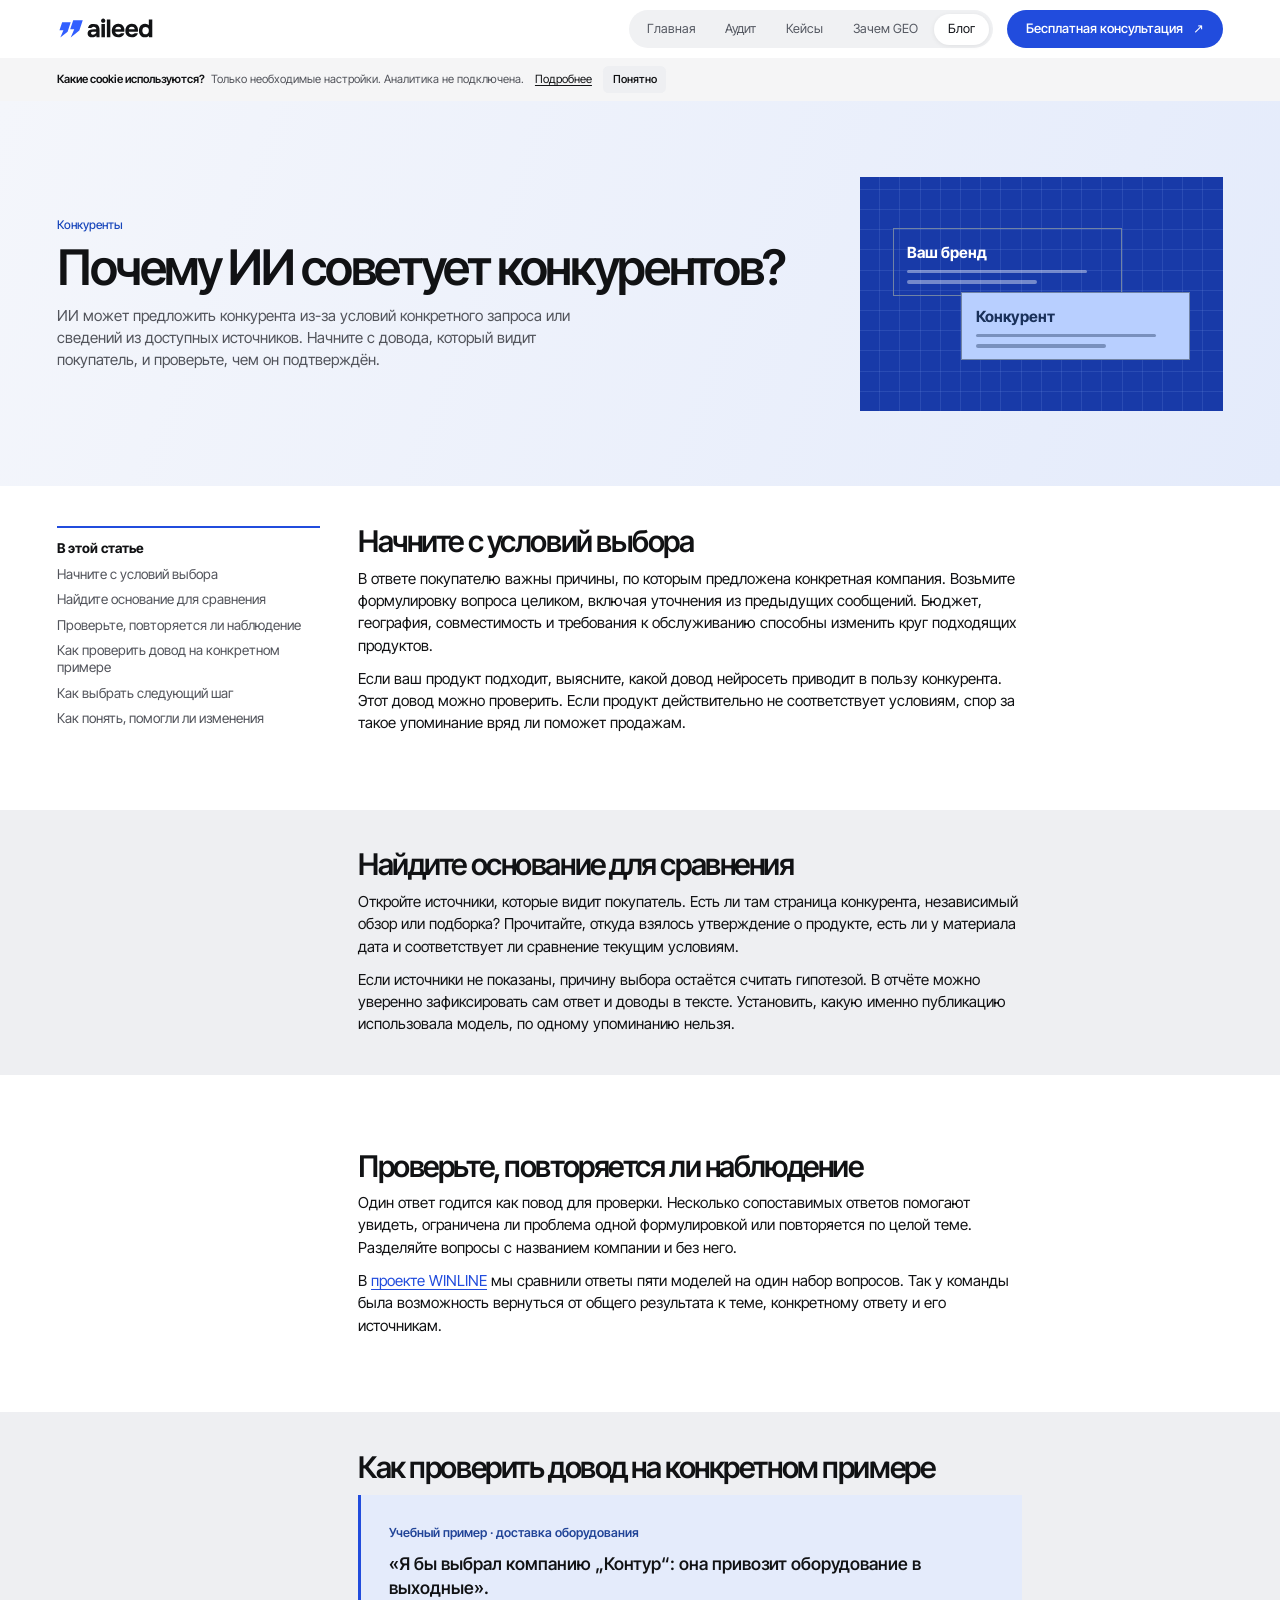
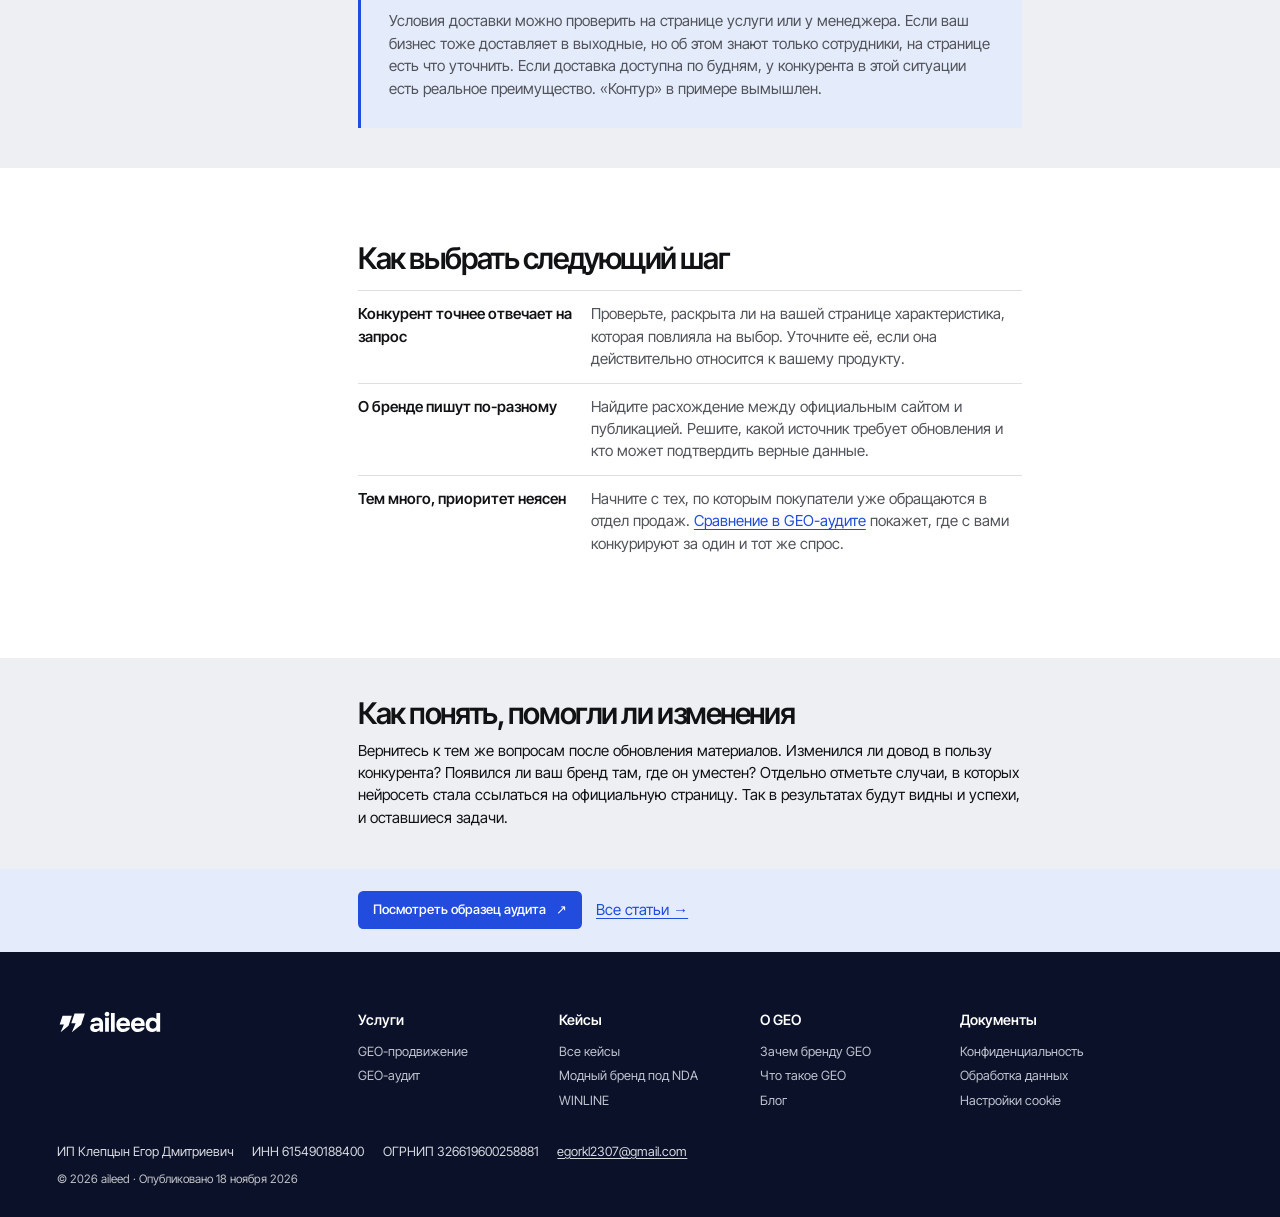
<file: blog/why-ai-recommends-competitors/index.html>
<!doctype html>
<html lang="ru">
<head>
<meta charset="utf-8">
<meta name="viewport" content="width=device-width,initial-scale=1">
<title>Почему ИИ рекомендует конкурентов? | aileed</title>
<meta name="description" content="ИИ может предложить конкурента из-за условий конкретного запроса или сведений из доступных источников. Начните с довода, который видит покупатель, и проверьте, чем он подтверждён.">
<meta name="author" content="aileed">
<meta name="datePublished" content="2026-11-18">
<meta name="dateModified" content="2026-11-26">
<meta name="robots" content="index,follow,max-image-preview:large">
<meta name="theme-color" content="#101113">
<link rel="canonical" href="https://egi411.github.io/geo-audit/blog/why-ai-recommends-competitors/">
<link rel="describedby" type="text/plain" href="https://egi411.github.io/geo-audit/llms.txt">
<meta property="og:title" content="Почему ИИ рекомендует конкурентов? | aileed">
<meta property="og:description" content="ИИ может предложить конкурента из-за условий конкретного запроса или сведений из доступных источников. Начните с довода, который видит покупатель, и проверьте, чем он подтверждён.">
<meta property="og:url" content="https://egi411.github.io/geo-audit/blog/why-ai-recommends-competitors/">
<meta property="og:site_name" content="aileed">
<meta property="og:locale" content="ru_RU">
<meta property="og:type" content="article">
<meta property="og:image" content="https://egi411.github.io/geo-audit/assets/social-competitors.jpg?v=4ffc60e4e3ae">
<meta property="og:image:width" content="1200">
<meta property="og:image:height" content="630">
<meta property="og:image:alt" content="Почему ИИ советует конкурентов?">
<meta name="twitter:card" content="summary_large_image">
<link rel="icon" type="image/svg+xml" href="../../assets/mark.svg?v=1570c9bbff2b">
<link rel="stylesheet" href="../../assets/paper.css?v=3334d104efad">
<link rel="stylesheet" href="../../assets/interior.css?v=98729d764c56">
<script type="application/ld+json">{"@context": "https://schema.org", "@type": "Organization", "@id": "https://egi411.github.io/geo-audit/#org", "name": "aileed", "description": "Агентство GEO-продвижения и аудита видимости брендов в нейросетях.", "legalName": "ИП КЛЕПЦЫН ЕГОР ДМИТРИЕВИЧ", "taxID": "615490188400", "email": "egorkl2307@gmail.com", "identifier": {"@type": "PropertyValue", "propertyID": "ОГРНИП", "value": "326619600258881"}, "url": "https://egi411.github.io/geo-audit/", "logo": "https://egi411.github.io/geo-audit/assets/aileed-logo.svg?v=c0b8e38cba22"}</script>
<script type="application/ld+json">{"@context": "https://schema.org", "@type": "WebSite", "@id": "https://egi411.github.io/geo-audit/#website", "name": "aileed", "url": "https://egi411.github.io/geo-audit/", "inLanguage": "ru-RU", "publisher": {"@id": "https://egi411.github.io/geo-audit/#org"}}</script>
<script type="application/ld+json">{"@context": "https://schema.org", "@type": "WebPage", "@id": "https://egi411.github.io/geo-audit/blog/why-ai-recommends-competitors/#page", "url": "https://egi411.github.io/geo-audit/blog/why-ai-recommends-competitors/", "name": "Почему ИИ рекомендует конкурентов? | aileed", "description": "ИИ может предложить конкурента из-за условий конкретного запроса или сведений из доступных источников. Начните с довода, который видит покупатель, и проверьте, чем он подтверждён.", "inLanguage": "ru-RU", "author": {"@id": "https://egi411.github.io/geo-audit/#org"}, "publisher": {"@id": "https://egi411.github.io/geo-audit/#org"}, "datePublished": "2026-11-18", "dateModified": "2026-11-26", "isPartOf": {"@id": "https://egi411.github.io/geo-audit/#website"}, "mainEntity": {"@id": "https://egi411.github.io/geo-audit/blog/why-ai-recommends-competitors/#article"}}</script>
<script type="application/ld+json">{"@context": "https://schema.org", "@type": "Article", "@id": "https://egi411.github.io/geo-audit/blog/why-ai-recommends-competitors/#article", "headline": "Почему ИИ советует конкурентов?", "description": "ИИ может предложить конкурента из-за условий конкретного запроса или сведений из доступных источников. Начните с довода, который видит покупатель, и проверьте, чем он подтверждён.", "mainEntityOfPage": {"@id": "https://egi411.github.io/geo-audit/blog/why-ai-recommends-competitors/#page"}, "author": {"@id": "https://egi411.github.io/geo-audit/#org"}, "publisher": {"@id": "https://egi411.github.io/geo-audit/#org"}, "datePublished": "2026-11-18", "dateModified": "2026-11-26", "image": "https://egi411.github.io/geo-audit/assets/social-competitors.jpg?v=4ffc60e4e3ae", "inLanguage": "ru-RU"}</script>
<script type="application/ld+json">{"@context": "https://schema.org", "@type": "BreadcrumbList", "itemListElement": [{"@type": "ListItem", "position": 1, "name": "aileed", "item": "https://egi411.github.io/geo-audit/"}, {"@type": "ListItem", "position": 2, "name": "Блог", "item": "https://egi411.github.io/geo-audit/blog/"}, {"@type": "ListItem", "position": 3, "name": "Почему ИИ рекомендует конкурентов?", "item": "https://egi411.github.io/geo-audit/blog/why-ai-recommends-competitors/"}]}</script>
<script src="../../assets/site.js?v=fdec0477e495" defer>
</script>
<script src="../../assets/privacy.js?v=5a8c73a1b54d" defer>
</script>
</head>
<body class="paper-site" itemscope itemtype="https://schema.org/WebPage" itemid="https://egi411.github.io/geo-audit/blog/why-ai-recommends-competitors/#page">
<a class="skip" href="#main">К содержанию</a>
<header class="site-header">
<div class="wrap nav">
 <a class="logo" href="../../" aria-label="aileed — главная">
<img class="wordmark-logo" src="../../assets/aileed-logo.svg?v=c0b8e38cba22" width="170" height="46" alt="aileed">
</a>
 <nav class="nav-links" id="navigation" aria-label="Основная навигация">
<a href="../../">Главная</a>
<a href="../../audit/">Аудит</a>
<a href="../../cases/">Кейсы</a>
<a href="../../why-geo/">Зачем GEO</a>
<a href="../../blog/" aria-current="location">Блог</a>
</nav>
 <a class="btn nav-cta" href="mailto:egorkl2307@gmail.com?subject=%D0%97%D0%B0%D1%8F%D0%B2%D0%BA%D0%B0%20%D0%BD%D0%B0%20%D0%B1%D0%B5%D1%81%D0%BF%D0%BB%D0%B0%D1%82%D0%BD%D1%83%D1%8E%20%D0%BA%D0%BE%D0%BD%D1%81%D1%83%D0%BB%D1%8C%D1%82%D0%B0%D1%86%D0%B8%D1%8E&amp;body=%D0%97%D0%B4%D1%80%D0%B0%D0%B2%D1%81%D1%82%D0%B2%D1%83%D0%B9%D1%82%D0%B5%21%20%D0%A5%D0%BE%D1%87%D1%83%20%D0%BE%D0%B1%D1%81%D1%83%D0%B4%D0%B8%D1%82%D1%8C%20GEO%20%D0%B4%D0%BB%D1%8F%20%D1%81%D0%B2%D0%BE%D0%B5%D0%B3%D0%BE%20%D0%BF%D1%80%D0%BE%D0%B5%D0%BA%D1%82%D0%B0.%0A%0A%D0%A1%D0%B0%D0%B9%D1%82%3A%20%0A%D0%9C%D0%BE%D1%8F%20%D0%B7%D0%B0%D0%B4%D0%B0%D1%87%D0%B0%3A%20" data-open-brief>
<span class="desktop-label">Бесплатная консультация</span>
<span class="mobile-label">Консультация</span>
<span aria-hidden="true">↗</span>
</a>
 <button class="menu-toggle" aria-controls="navigation" aria-expanded="false" aria-label="Открыть меню">
<span class="menu-bars" aria-hidden="true">
</span>
</button>
</div>
</header>
<aside id="cookie-banner" class="cookie-banner a-cookie" aria-labelledby="cookie-title" hidden>
<div>
<h2 id="cookie-title">Какие cookie используются?</h2>
<p class="short-answer">Только необходимые настройки. Аналитика не подключена.</p>
</div>
<a href="../../privacy.html#cookies">Подробнее</a>
<button type="button" class="btn" data-cookie-accept>Понятно</button>
</aside>
<main id="main">
<article class="a-article">
<header class="studio-article-head">
<div class="wrap article-lead">
 <div>
<p class="entry-meta">Конкуренты</p>
<h1>Почему ИИ советует конкурентов?</h1>
<p class="short-answer">ИИ может предложить конкурента из-за условий конкретного запроса или сведений из доступных источников. Начните с довода, который видит покупатель, и проверьте, чем он подтверждён.</p>
 </div>
 <div class="editorial-object">
<div class="folio-art folio-choice" aria-hidden="true">
<div class="folio-compare">
<div>
<b>Ваш бренд</b>
<i>
</i>
<i>
</i>
</div>
<div>
<b>Конкурент</b>
<i>
</i>
<i>
</i>
</div>
</div>
</div>
</div>
</div>
</header>
<div class="reading-edition">
<div class="wrap reading-layout">
<nav class="reading-index" aria-label="В этой статье">
<strong>В этой статье</strong>
<a href="#part-1">Начните с условий выбора</a>
<a href="#part-2">Найдите основание для сравнения</a>
<a href="#part-3">Проверьте, повторяется ли наблюдение</a>
<a href="#example">Как проверить довод на конкретном примере</a>
<a href="#part-4">Как выбрать следующий шаг</a>
<a href="#part-5">Как понять, помогли ли изменения</a>
</nav>
<div class="reading-body">
<section class="a-prose-section" id="part-1">
<h2>Начните с условий выбора</h2>
<p>В ответе покупателю важны причины, по которым предложена конкретная компания. Возьмите формулировку вопроса целиком, включая уточнения из предыдущих сообщений. Бюджет, география, совместимость и требования к обслуживанию способны изменить круг подходящих продуктов.</p>
        <p>Если ваш продукт подходит, выясните, какой довод нейросеть приводит в пользу конкурента. Этот довод можно проверить. Если продукт действительно не соответствует условиям, спор за такое упоминание вряд ли поможет продажам.</p>
</section>
<section class="a-prose-section" id="part-2">
<h2>Найдите основание для сравнения</h2>
<p>Откройте источники, которые видит покупатель. Есть ли там страница конкурента, независимый обзор или подборка? Прочитайте, откуда взялось утверждение о продукте, есть ли у материала дата и соответствует ли сравнение текущим условиям.</p>
        <p>Если источники не показаны, причину выбора остаётся считать гипотезой. В отчёте можно уверенно зафиксировать сам ответ и доводы в тексте. Установить, какую именно публикацию использовала модель, по одному упоминанию нельзя.</p>
</section>
<section class="a-prose-section" id="part-3">
<h2>Проверьте, повторяется ли наблюдение</h2>
<p>Один ответ годится как повод для проверки. Несколько сопоставимых ответов помогают увидеть, ограничена ли проблема одной формулировкой или повторяется по целой теме. Разделяйте вопросы с названием компании и без него.</p>
        <p>В <a href="../../cases/winline/#panel">проекте WINLINE</a> мы сравнили ответы пяти моделей на один набор вопросов. Так у команды была возможность вернуться от общего результата к теме, конкретному ответу и его источникам.</p>
</section>
<section class="a-prose-section" id="example">
<h2>Как проверить довод на конкретном примере</h2>
<figure class="reader-example">
<figcaption>Учебный пример · доставка оборудования</figcaption>
        <blockquote>«Я бы выбрал компанию „Контур“: она привозит оборудование в выходные».</blockquote>
        <p>Условия доставки можно проверить на странице услуги или у менеджера. Если ваш бизнес тоже доставляет в выходные, но об этом знают только сотрудники, на странице есть что уточнить. Если доставка доступна по будням, у конкурента в этой ситуации есть реальное преимущество. «Контур» в примере вымышлен.</p>
</figure>
</section>
<section class="a-prose-section" id="part-4">
<h2>Как выбрать следующий шаг</h2>
<dl class="reader-definitions">
<div>
<dt>Конкурент точнее отвечает на запрос</dt>
<dd>Проверьте, раскрыта ли на вашей странице характеристика, которая повлияла на выбор. Уточните её, если она действительно относится к вашему продукту.</dd>
</div>
        <div>
<dt>О бренде пишут по-разному</dt>
<dd>Найдите расхождение между официальным сайтом и публикацией. Решите, какой источник требует обновления и кто может подтвердить верные данные.</dd>
</div>
        <div>
<dt>Тем много, приоритет неясен</dt>
<dd>Начните с тех, по которым покупатели уже обращаются в отдел продаж. <a href="../../audit/#competitors">Сравнение в GEO-аудите</a> покажет, где с вами конкурируют за один и тот же спрос.</dd>
</div>
</dl>
</section>
<section class="a-prose-section" id="part-5">
<h2>Как понять, помогли ли изменения</h2>
<p>Вернитесь к тем же вопросам после обновления материалов. Изменился ли довод в пользу конкурента? Появился ли ваш бренд там, где он уместен? Отдельно отметьте случаи, в которых нейросеть стала ссылаться на официальную страницу. Так в результатах будут видны и успехи, и оставшиеся задачи.</p>
</section>
</div>
</div>
</div>
<div class="reading-end wrap">
<div class="a-article-cta">
 <a class="btn primary" href="../../audit/#observations">Посмотреть образец аудита <span aria-hidden="true">↗</span>
</a>
<a class="text-link" href="../../blog/">Все статьи <span aria-hidden="true">→</span>
</a>
</div>
</div>
</article>
</main>
<footer class="site-footer">
<div class="wrap">
<div class="footer-map">
 <a class="logo" href="../../">
<img src="../../assets/aileed-logo.svg?v=c0b8e38cba22" width="170" height="46" alt="aileed">
</a>
 <nav class="footer-group" aria-label="Услуги">
<strong>Услуги</strong>
<a href="../../">GEO-продвижение</a>
<a href="../../audit/">GEO-аудит</a>
</nav>
<nav class="footer-group" aria-label="Кейсы">
<strong>Кейсы</strong>
<a href="../../cases/">Все кейсы</a>
<a href="../../cases/fashion/">Модный бренд под NDA</a>
<a href="../../cases/winline/">WINLINE</a>
</nav>
<nav class="footer-group" aria-label="О GEO">
<strong>О GEO</strong>
<a href="../../why-geo/">Зачем бренду GEO</a>
<a href="../../what-is-geo/">Что такое GEO</a>
<a href="../../blog/">Блог</a>
</nav>
<nav class="footer-group" aria-label="Документы">
<strong>Документы</strong>
<a href="../../privacy.html">Конфиденциальность</a>
<a href="../../consent.html">Обработка данных</a>
<button type="button" data-cookie-settings>Настройки cookie</button>
</nav>
</div>
 <div class="owner-line">
<span>ИП Клепцын Егор Дмитриевич</span>
<span>ИНН 615490188400</span>
<span>ОГРНИП 326619600258881</span>
<a href="mailto:egorkl2307@gmail.com">egorkl2307@gmail.com</a>
</div>
 <div class="footer-bottom">© 2026 aileed · Опубликовано <time itemprop="datePublished" datetime="2026-11-18">18 ноября 2026</time>
</div>
</div>
</footer>
<dialog id="brief-dialog" aria-labelledby="brief-title" aria-describedby="consult-intro">
  <div class="dialog-head">
<button type="button" class="dialog-close" aria-label="Закрыть">×</button>
    <h2 id="brief-title">Бесплатная консультация</h2>
</div>
  <p id="consult-intro" class="short-answer">Напишите, что хотите обсудить. Если есть сайт, приложите ссылку. Ответим на письмо и согласуем консультацию.</p>
  <a class="btn primary consult-mail" href="mailto:egorkl2307@gmail.com?subject=%D0%97%D0%B0%D1%8F%D0%B2%D0%BA%D0%B0%20%D0%BD%D0%B0%20%D0%B1%D0%B5%D1%81%D0%BF%D0%BB%D0%B0%D1%82%D0%BD%D1%83%D1%8E%20%D0%BA%D0%BE%D0%BD%D1%81%D1%83%D0%BB%D1%8C%D1%82%D0%B0%D1%86%D0%B8%D1%8E&amp;body=%D0%97%D0%B4%D1%80%D0%B0%D0%B2%D1%81%D1%82%D0%B2%D1%83%D0%B9%D1%82%D0%B5%21%20%D0%A5%D0%BE%D1%87%D1%83%20%D0%BE%D0%B1%D1%81%D1%83%D0%B4%D0%B8%D1%82%D1%8C%20GEO%20%D0%B4%D0%BB%D1%8F%20%D1%81%D0%B2%D0%BE%D0%B5%D0%B3%D0%BE%20%D0%BF%D1%80%D0%BE%D0%B5%D0%BA%D1%82%D0%B0.%0A%0A%D0%A1%D0%B0%D0%B9%D1%82%3A%20%0A%D0%9C%D0%BE%D1%8F%20%D0%B7%D0%B0%D0%B4%D0%B0%D1%87%D0%B0%3A%20">Открыть готовое письмо <span aria-hidden="true">↗</span>
</a>
  <p class="consult-note">Письмо откроется в вашем почтовом приложении. Можно также написать на <a href="mailto:egorkl2307@gmail.com">egorkl2307@gmail.com</a>.</p>
  <a class="consult-privacy" href="../../privacy.html">Как мы используем данные</a>
</dialog>
<noscript>
<p class="cookie-noscript">Аналитика и рекламные cookie не используются.</p>
</noscript>
</body>
</html>
</file>
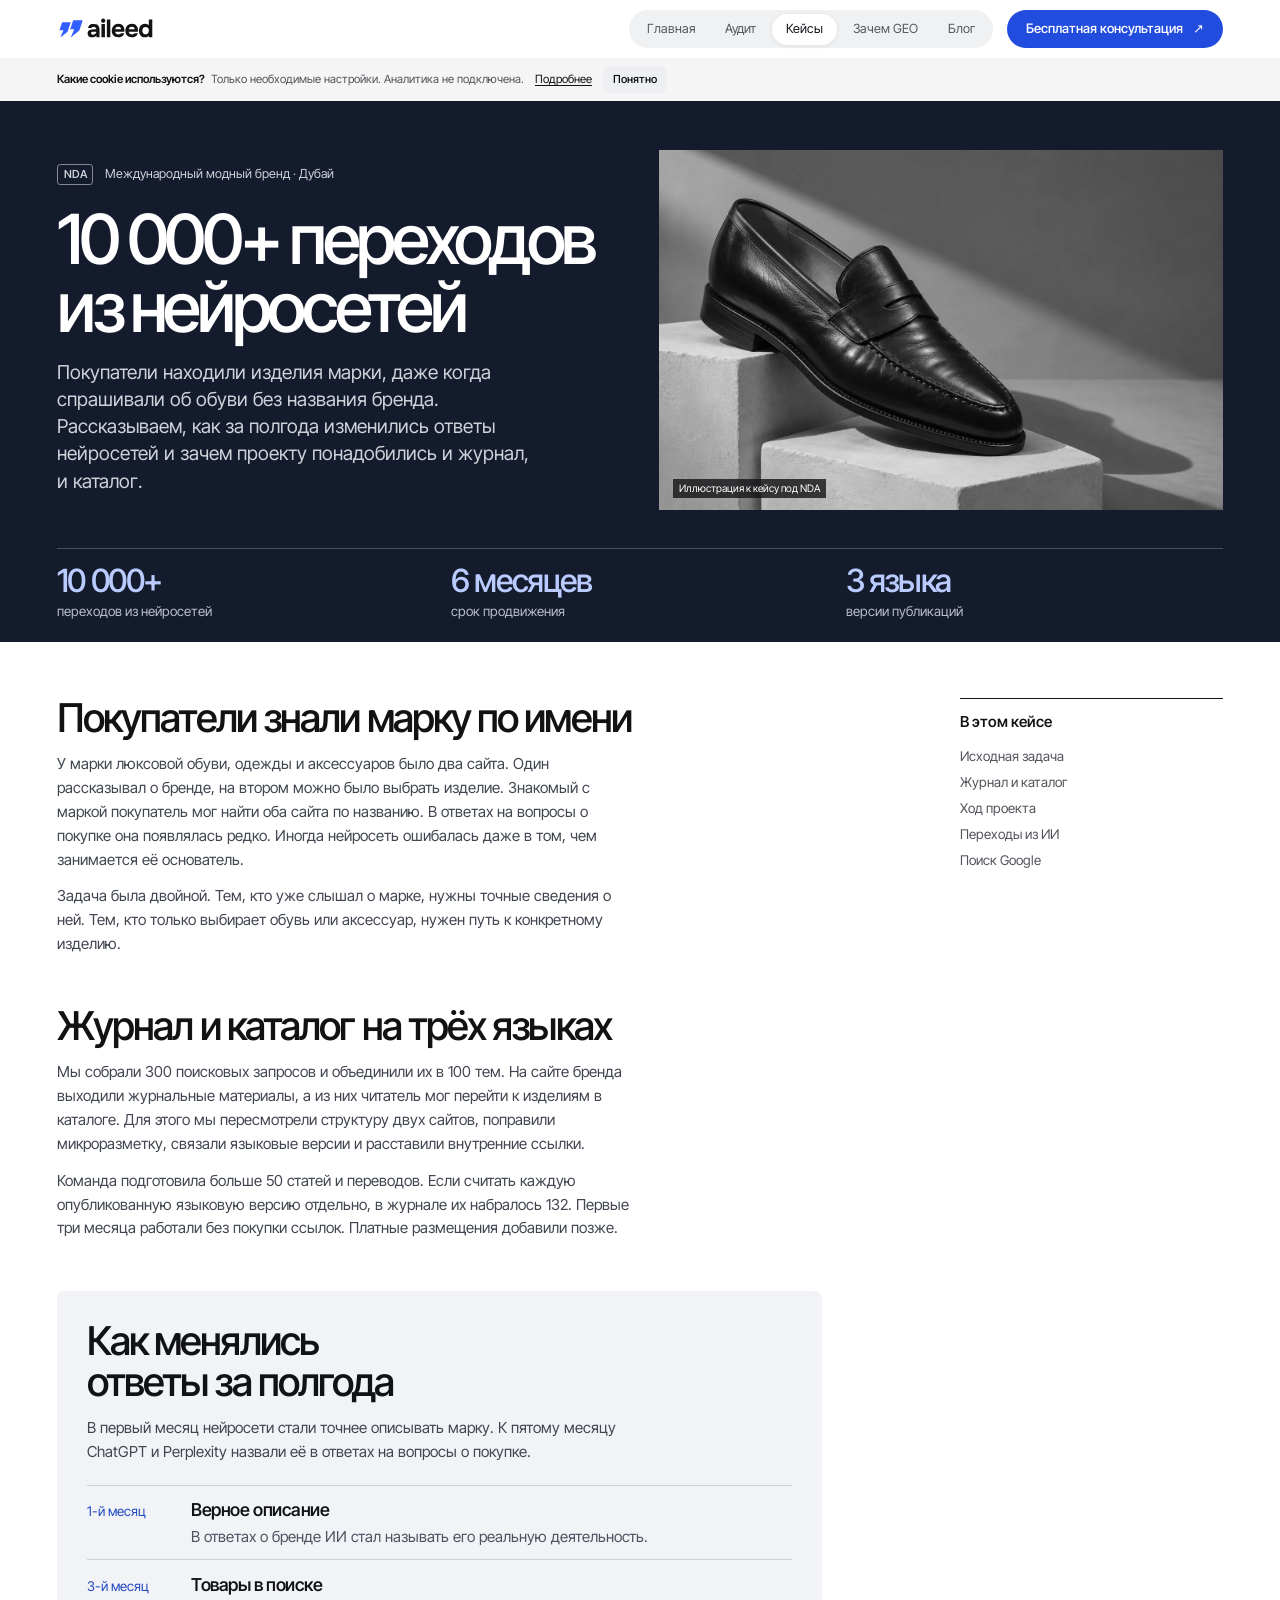
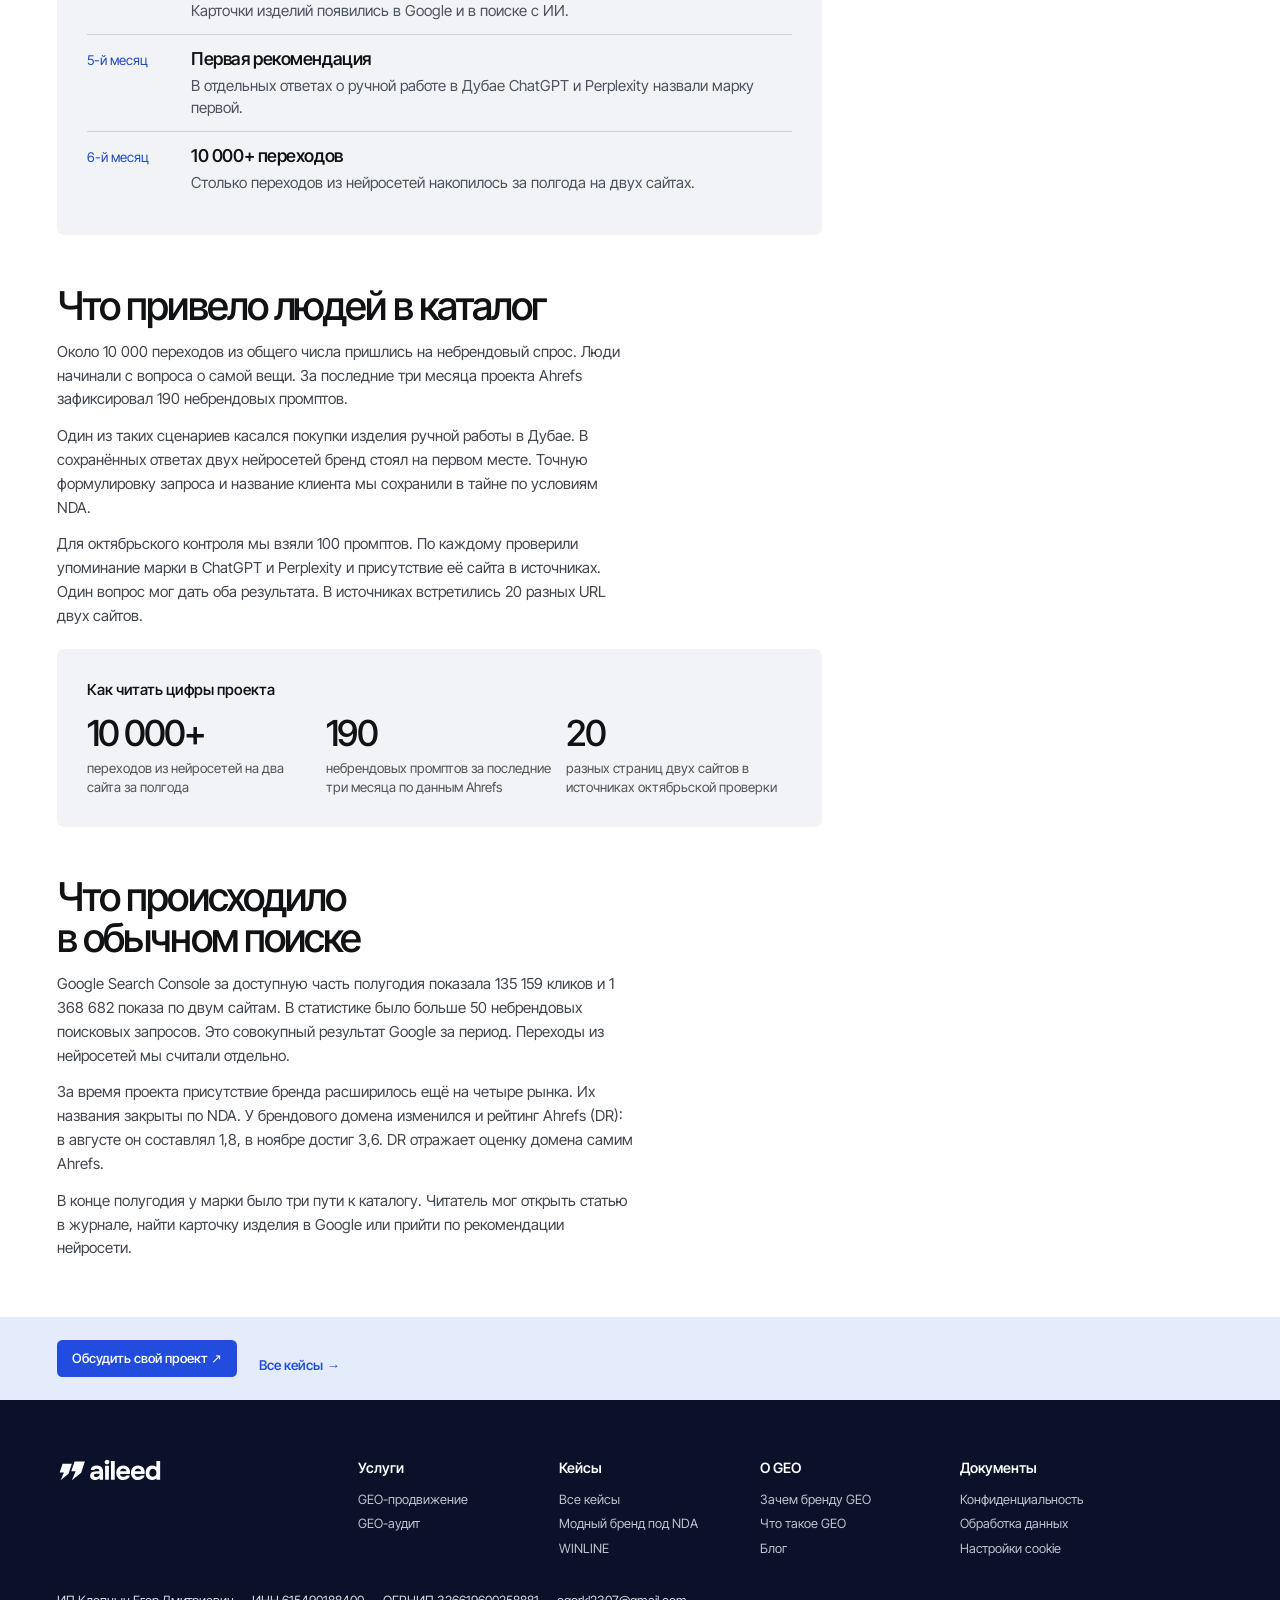
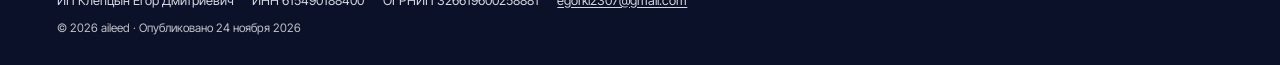
<file: cases/fashion/index.html>
<!doctype html>
<html lang="ru">
<head>
<meta charset="utf-8">
<meta name="viewport" content="width=device-width,initial-scale=1">
<title>Как модный бренд получил более 10 000 переходов из ИИ? | aileed</title>
<meta name="description" content="Покупатели находили изделия марки, даже когда спрашивали об обуви без названия бренда. Рассказываем, как за полгода изменились ответы нейросетей и зачем проекту понадобились и журнал, и каталог.">
<meta name="author" content="aileed">
<meta name="datePublished" content="2026-11-24">
<meta name="dateModified" content="2026-11-26">
<meta name="robots" content="index,follow,max-image-preview:large">
<meta name="theme-color" content="#101113">
<link rel="canonical" href="https://egi411.github.io/geo-audit/cases/fashion/">
<link rel="describedby" type="text/plain" href="https://egi411.github.io/geo-audit/llms.txt">
<meta property="og:title" content="Как модный бренд получил более 10 000 переходов из ИИ? | aileed">
<meta property="og:description" content="Покупатели находили изделия марки, даже когда спрашивали об обуви без названия бренда. Рассказываем, как за полгода изменились ответы нейросетей и зачем проекту понадобились и журнал, и каталог.">
<meta property="og:url" content="https://egi411.github.io/geo-audit/cases/fashion/">
<meta property="og:site_name" content="aileed">
<meta property="og:locale" content="ru_RU">
<meta property="og:type" content="article">
<meta property="og:image" content="https://egi411.github.io/geo-audit/assets/social-fashion.jpg?v=5b554698b217">
<meta property="og:image:width" content="1200">
<meta property="og:image:height" content="630">
<meta property="og:image:alt" content="10 000+ переходов из нейросетей">
<meta name="twitter:card" content="summary_large_image">
<link rel="icon" type="image/svg+xml" href="../../assets/mark.svg?v=1570c9bbff2b">
<link rel="stylesheet" href="../../assets/paper.css?v=3334d104efad">
<link rel="stylesheet" href="../../assets/interior.css?v=98729d764c56">
<link rel="stylesheet" href="../../assets/cases.css?v=35f0e00c35d6">
<script type="application/ld+json">{"@context": "https://schema.org", "@type": "Organization", "@id": "https://egi411.github.io/geo-audit/#org", "name": "aileed", "description": "Агентство GEO-продвижения и аудита видимости брендов в нейросетях.", "legalName": "ИП КЛЕПЦЫН ЕГОР ДМИТРИЕВИЧ", "taxID": "615490188400", "email": "egorkl2307@gmail.com", "identifier": {"@type": "PropertyValue", "propertyID": "ОГРНИП", "value": "326619600258881"}, "url": "https://egi411.github.io/geo-audit/", "logo": "https://egi411.github.io/geo-audit/assets/aileed-logo.svg?v=c0b8e38cba22"}</script>
<script type="application/ld+json">{"@context": "https://schema.org", "@type": "WebSite", "@id": "https://egi411.github.io/geo-audit/#website", "name": "aileed", "url": "https://egi411.github.io/geo-audit/", "inLanguage": "ru-RU", "publisher": {"@id": "https://egi411.github.io/geo-audit/#org"}}</script>
<script type="application/ld+json">{"@context": "https://schema.org", "@type": "WebPage", "@id": "https://egi411.github.io/geo-audit/cases/fashion/#page", "url": "https://egi411.github.io/geo-audit/cases/fashion/", "name": "Как модный бренд получил более 10 000 переходов из ИИ? | aileed", "description": "Покупатели находили изделия марки, даже когда спрашивали об обуви без названия бренда. Рассказываем, как за полгода изменились ответы нейросетей и зачем проекту понадобились и журнал, и каталог.", "inLanguage": "ru-RU", "author": {"@id": "https://egi411.github.io/geo-audit/#org"}, "publisher": {"@id": "https://egi411.github.io/geo-audit/#org"}, "datePublished": "2026-11-24", "dateModified": "2026-11-26", "isPartOf": {"@id": "https://egi411.github.io/geo-audit/#website"}, "mainEntity": {"@id": "https://egi411.github.io/geo-audit/cases/fashion/#article"}}</script>
<script type="application/ld+json">{"@context": "https://schema.org", "@type": "Article", "@id": "https://egi411.github.io/geo-audit/cases/fashion/#article", "headline": "10 000+ переходов из нейросетей", "description": "Покупатели находили изделия марки, даже когда спрашивали об обуви без названия бренда. Рассказываем, как за полгода изменились ответы нейросетей и зачем проекту понадобились и журнал, и каталог.", "mainEntityOfPage": {"@id": "https://egi411.github.io/geo-audit/cases/fashion/#page"}, "author": {"@id": "https://egi411.github.io/geo-audit/#org"}, "publisher": {"@id": "https://egi411.github.io/geo-audit/#org"}, "datePublished": "2026-11-24", "dateModified": "2026-11-26", "image": "https://egi411.github.io/geo-audit/assets/social-fashion.jpg?v=5b554698b217", "inLanguage": "ru-RU"}</script>
<script type="application/ld+json">{"@context": "https://schema.org", "@type": "BreadcrumbList", "itemListElement": [{"@type": "ListItem", "position": 1, "name": "aileed", "item": "https://egi411.github.io/geo-audit/"}, {"@type": "ListItem", "position": 2, "name": "Кейсы", "item": "https://egi411.github.io/geo-audit/cases/"}, {"@type": "ListItem", "position": 3, "name": "Как модный бренд получил более 10 000 переходов из ИИ?", "item": "https://egi411.github.io/geo-audit/cases/fashion/"}]}</script>
<script src="../../assets/site.js?v=fdec0477e495" defer>
</script>
<script src="../../assets/privacy.js?v=5a8c73a1b54d" defer>
</script>
<script src="../../assets/case-navigation.js?v=c9efc1f0f1c0" defer>
</script>
</head>
<body class="paper-site" itemscope itemtype="https://schema.org/WebPage" itemid="https://egi411.github.io/geo-audit/cases/fashion/#page">
<a class="skip" href="#main">К содержанию</a>
<header class="site-header">
<div class="wrap nav">
 <a class="logo" href="../../" aria-label="aileed — главная">
<img class="wordmark-logo" src="../../assets/aileed-logo.svg?v=c0b8e38cba22" width="170" height="46" alt="aileed">
</a>
 <nav class="nav-links" id="navigation" aria-label="Основная навигация">
<a href="../../">Главная</a>
<a href="../../audit/">Аудит</a>
<a href="../../cases/" aria-current="location">Кейсы</a>
<a href="../../why-geo/">Зачем GEO</a>
<a href="../../blog/">Блог</a>
</nav>
 <a class="btn nav-cta" href="mailto:egorkl2307@gmail.com?subject=%D0%91%D0%B5%D1%81%D0%BF%D0%BB%D0%B0%D1%82%D0%BD%D1%8B%D0%B9%20%D1%80%D0%B0%D0%B7%D0%B1%D0%BE%D1%80%20GEO-%D0%BF%D1%80%D0%BE%D0%B4%D0%B2%D0%B8%D0%B6%D0%B5%D0%BD%D0%B8%D1%8F&amp;body=%D0%97%D0%B4%D1%80%D0%B0%D0%B2%D1%81%D1%82%D0%B2%D1%83%D0%B9%D1%82%D0%B5%21%20%D0%A5%D0%BE%D1%87%D1%83%20%D0%BE%D0%B1%D1%81%D1%83%D0%B4%D0%B8%D1%82%D1%8C%20GEO-%D0%BF%D1%80%D0%BE%D0%B4%D0%B2%D0%B8%D0%B6%D0%B5%D0%BD%D0%B8%D0%B5.%0A%0A%D0%A1%D0%B0%D0%B9%D1%82%3A%20%0A%D0%9F%D1%80%D0%BE%D0%B4%D1%83%D0%BA%D1%82%20%D0%B8%D0%BB%D0%B8%20%D1%83%D1%81%D0%BB%D1%83%D0%B3%D0%B0%3A%20" data-open-brief>
<span class="desktop-label">Бесплатная консультация</span>
<span class="mobile-label">Консультация</span>
<span aria-hidden="true">↗</span>
</a>
 <button class="menu-toggle" aria-controls="navigation" aria-expanded="false" aria-label="Открыть меню">
<span class="menu-bars" aria-hidden="true">
</span>
</button>
</div>
</header>
<aside id="cookie-banner" class="cookie-banner a-cookie" aria-labelledby="cookie-title" hidden>
<div>
<h2 id="cookie-title">Какие cookie используются?</h2>
<p class="short-answer">Только необходимые настройки. Аналитика не подключена.</p>
</div>
<a href="../../privacy.html#cookies">Подробнее</a>
<button type="button" class="btn" data-cookie-accept>Понятно</button>
</aside>
<main id="main">
<article class="reportage story-fashion">
<header class="story-top">
<div class="story-cover wrap">
<div class="story-title">
      <div class="case-identity">
<span class="nda-stamp">NDA</span>
<span>Международный модный бренд · Дубай</span>
</div>
      <h1>10 000+ переходов из нейросетей</h1>
<p class="short-answer">Покупатели находили изделия марки, даже когда спрашивали об обуви без названия бренда. Рассказываем, как за полгода изменились ответы нейросетей и зачем проекту понадобились и журнал, и каталог.</p>
</div>
<figure class="fashion-cover">
<img src="../../assets/shoe-editorial.webp?v=ee02e07eebd9"
        width="1440" height="960" alt="Чёрный кожаный лофер на светлом подиуме">
        <figcaption>Иллюстрация к кейсу под NDA</figcaption>
</figure>
      <dl class="story-facts">
<div>
<dt>10 000+</dt>
<dd>переходов из нейросетей</dd>
</div>
<div>
<dt>6 месяцев</dt>
<dd>срок продвижения</dd>
</div>
<div>
<dt>3 языка</dt>
<dd>версии публикаций</dd>
</div>
</dl>
</div>
</header>
      <div class="case-spread wrap">
<div class="story-flow">
    <section id="the-brand" class="story-chapter">
<h2>Покупатели знали марку по имени</h2>
    <p>У марки люксовой обуви, одежды и аксессуаров было два сайта. Один рассказывал о бренде, на втором можно было выбрать изделие. Знакомый с маркой покупатель мог найти оба сайта по названию. В ответах на вопросы о покупке она появлялась редко. Иногда нейросеть ошибалась даже в том, чем занимается её основатель.</p>
    <p>Задача была двойной. Тем, кто уже слышал о марке, нужны точные сведения о ней. Тем, кто только выбирает обувь или аксессуар, нужен путь к конкретному изделию.</p>
</section>
    <section id="journal" class="story-chapter">
<h2>Журнал и каталог на трёх языках</h2>
    <p>Мы собрали 300 поисковых запросов и объединили их в 100 тем. На сайте бренда выходили журнальные материалы, а из них читатель мог перейти к изделиям в каталоге. Для этого мы пересмотрели структуру двух сайтов, поправили микроразметку, связали языковые версии и расставили внутренние ссылки.</p>
    <p>Команда подготовила больше 50 статей и переводов. Если считать каждую опубликованную языковую версию отдельно, в журнале их набралось 132. Первые три месяца работали без покупки ссылок. Платные размещения добавили позже.</p>
</section>
    <section id="timeline" class="story-interlude">
<div class="story-interlude-head">
<h2>Как менялись ответы за полгода</h2>
    <p>В первый месяц нейросети стали точнее описывать марку. К пятому месяцу ChatGPT и Perplexity назвали её в ответах на вопросы о покупке.</p>
</div>
    <ol class="case-timeline">
    <li>
<span>1-й месяц</span>
<strong>Верное описание</strong>
<p>В ответах о бренде ИИ стал называть его реальную деятельность.</p>
</li>
    <li>
<span>3-й месяц</span>
<strong>Товары в поиске</strong>
<p>Карточки изделий появились в Google и в поиске с ИИ.</p>
</li>
    <li>
<span>5-й месяц</span>
<strong>Первая рекомендация</strong>
<p>В отдельных ответах о ручной работе в Дубае ChatGPT и Perplexity назвали марку первой.</p>
</li>
    <li>
<span>6-й месяц</span>
<strong>10 000+ переходов</strong>
<p>Столько переходов из нейросетей накопилось за полгода на двух сайтах.</p>
</li>
</ol>
</section>
    <section id="from-ai" class="story-chapter">
<h2>Что привело людей в каталог</h2>
    <p>Около 10 000 переходов из общего числа пришлись на небрендовый спрос. Люди начинали с вопроса о самой вещи. За последние три месяца проекта Ahrefs зафиксировал 190 небрендовых промптов.</p>
    <p>Один из таких сценариев касался покупки изделия ручной работы в Дубае. В сохранённых ответах двух нейросетей бренд стоял на первом месте. Точную формулировку запроса и название клиента мы сохранили в тайне по условиям NDA.</p>
    <p>Для октябрьского контроля мы взяли 100 промптов. По каждому проверили упоминание марки в ChatGPT и Perplexity и присутствие её сайта в источниках. Один вопрос мог дать оба результата. В источниках встретились 20 разных URL двух сайтов.</p>
    <figure class="case-measures">
<figcaption>Как читать цифры проекта</figcaption>
<dl>
    <div>
<dt>10&nbsp;000+</dt>
<dd>переходов из нейросетей на два сайта за полгода</dd>
</div>
    <div>
<dt>190</dt>
<dd>небрендовых промптов за последние три месяца по данным Ahrefs</dd>
</div>
    <div>
<dt>20</dt>
<dd>разных страниц двух сайтов в источниках октябрьской проверки</dd>
</div>
</dl>
</figure>
</section>
    <section id="search" class="story-chapter">
<h2>Что происходило в обычном поиске</h2>
    <p>Google Search Console за доступную часть полугодия показала 135 159 кликов и 1 368 682 показа по двум сайтам. В статистике было больше 50 небрендовых поисковых запросов. Это совокупный результат Google за период. Переходы из нейросетей мы считали отдельно.</p>
    <p>За время проекта присутствие бренда расширилось ещё на четыре рынка. Их названия закрыты по NDA. У брендового домена изменился и рейтинг Ahrefs (DR): в августе он составлял 1,8, в ноябре достиг 3,6. DR отражает оценку домена самим Ahrefs.</p>
    <p>В конце полугодия у марки было три пути к каталогу. Читатель мог открыть статью в журнале, найти карточку изделия в Google или прийти по рекомендации нейросети.</p>
</section>
</div>
<nav class="case-contents" aria-label="Главы кейса">
<strong>В этом кейсе</strong>
<a href="#the-brand">Исходная задача</a>
<a href="#journal">Журнал и каталог</a>
<a href="#timeline">Ход проекта</a>
<a href="#from-ai">Переходы из ИИ</a>
<a href="#search">Поиск Google</a>
</nav>
</div>
</article>
<div class="reading-end wrap">
<div class="story-next">
 <a class="btn primary" href="mailto:egorkl2307@gmail.com?subject=%D0%91%D0%B5%D1%81%D0%BF%D0%BB%D0%B0%D1%82%D0%BD%D1%8B%D0%B9%20%D1%80%D0%B0%D0%B7%D0%B1%D0%BE%D1%80%20GEO-%D0%BF%D1%80%D0%BE%D0%B4%D0%B2%D0%B8%D0%B6%D0%B5%D0%BD%D0%B8%D1%8F&amp;body=%D0%97%D0%B4%D1%80%D0%B0%D0%B2%D1%81%D1%82%D0%B2%D1%83%D0%B9%D1%82%D0%B5%21%20%D0%A5%D0%BE%D1%87%D1%83%20%D0%BE%D0%B1%D1%81%D1%83%D0%B4%D0%B8%D1%82%D1%8C%20GEO-%D0%BF%D1%80%D0%BE%D0%B4%D0%B2%D0%B8%D0%B6%D0%B5%D0%BD%D0%B8%D0%B5.%0A%0A%D0%A1%D0%B0%D0%B9%D1%82%3A%20%0A%D0%9F%D1%80%D0%BE%D0%B4%D1%83%D0%BA%D1%82%20%D0%B8%D0%BB%D0%B8%20%D1%83%D1%81%D0%BB%D1%83%D0%B3%D0%B0%3A%20" data-open-brief>Обсудить свой проект ↗</a>
 <a class="edition-link" href="../../cases/">Все кейсы →</a>
</div>
</div>
</main>
<footer class="site-footer">
<div class="wrap">
<div class="footer-map">
 <a class="logo" href="../../">
<img src="../../assets/aileed-logo.svg?v=c0b8e38cba22" width="170" height="46" alt="aileed">
</a>
 <nav class="footer-group" aria-label="Услуги">
<strong>Услуги</strong>
<a href="../../">GEO-продвижение</a>
<a href="../../audit/">GEO-аудит</a>
</nav>
<nav class="footer-group" aria-label="Кейсы">
<strong>Кейсы</strong>
<a href="../../cases/">Все кейсы</a>
<a href="../../cases/fashion/">Модный бренд под NDA</a>
<a href="../../cases/winline/">WINLINE</a>
</nav>
<nav class="footer-group" aria-label="О GEO">
<strong>О GEO</strong>
<a href="../../why-geo/">Зачем бренду GEO</a>
<a href="../../what-is-geo/">Что такое GEO</a>
<a href="../../blog/">Блог</a>
</nav>
<nav class="footer-group" aria-label="Документы">
<strong>Документы</strong>
<a href="../../privacy.html">Конфиденциальность</a>
<a href="../../consent.html">Обработка данных</a>
<button type="button" data-cookie-settings>Настройки cookie</button>
</nav>
</div>
 <div class="owner-line">
<span>ИП Клепцын Егор Дмитриевич</span>
<span>ИНН 615490188400</span>
<span>ОГРНИП 326619600258881</span>
<a href="mailto:egorkl2307@gmail.com">egorkl2307@gmail.com</a>
</div>
 <div class="footer-bottom">© 2026 aileed · Опубликовано <time itemprop="datePublished" datetime="2026-11-24">24 ноября 2026</time>
</div>
</div>
</footer>
<dialog id="brief-dialog" aria-labelledby="brief-title" aria-describedby="consult-intro">
  <div class="dialog-head">
<button type="button" class="dialog-close" aria-label="Закрыть">×</button>
    <h2 id="brief-title">Бесплатный разбор продвижения</h2>
</div>
  <p id="consult-intro" class="short-answer">Пришлите сайт и назовите продукт или услугу. На консультации покажем, с каких вопросов покупателей можно начать.</p>
  <a class="btn primary consult-mail" href="mailto:egorkl2307@gmail.com?subject=%D0%91%D0%B5%D1%81%D0%BF%D0%BB%D0%B0%D1%82%D0%BD%D1%8B%D0%B9%20%D1%80%D0%B0%D0%B7%D0%B1%D0%BE%D1%80%20GEO-%D0%BF%D1%80%D0%BE%D0%B4%D0%B2%D0%B8%D0%B6%D0%B5%D0%BD%D0%B8%D1%8F&amp;body=%D0%97%D0%B4%D1%80%D0%B0%D0%B2%D1%81%D1%82%D0%B2%D1%83%D0%B9%D1%82%D0%B5%21%20%D0%A5%D0%BE%D1%87%D1%83%20%D0%BE%D0%B1%D1%81%D1%83%D0%B4%D0%B8%D1%82%D1%8C%20GEO-%D0%BF%D1%80%D0%BE%D0%B4%D0%B2%D0%B8%D0%B6%D0%B5%D0%BD%D0%B8%D0%B5.%0A%0A%D0%A1%D0%B0%D0%B9%D1%82%3A%20%0A%D0%9F%D1%80%D0%BE%D0%B4%D1%83%D0%BA%D1%82%20%D0%B8%D0%BB%D0%B8%20%D1%83%D1%81%D0%BB%D1%83%D0%B3%D0%B0%3A%20">Открыть готовое письмо <span aria-hidden="true">↗</span>
</a>
  <p class="consult-note">Письмо откроется в вашем почтовом приложении. Можно также написать на <a href="mailto:egorkl2307@gmail.com">egorkl2307@gmail.com</a>.</p>
  <a class="consult-privacy" href="../../privacy.html">Как мы используем данные</a>
</dialog>
<noscript>
<p class="cookie-noscript">Аналитика и рекламные cookie не используются.</p>
</noscript>
</body>
</html>
</file>
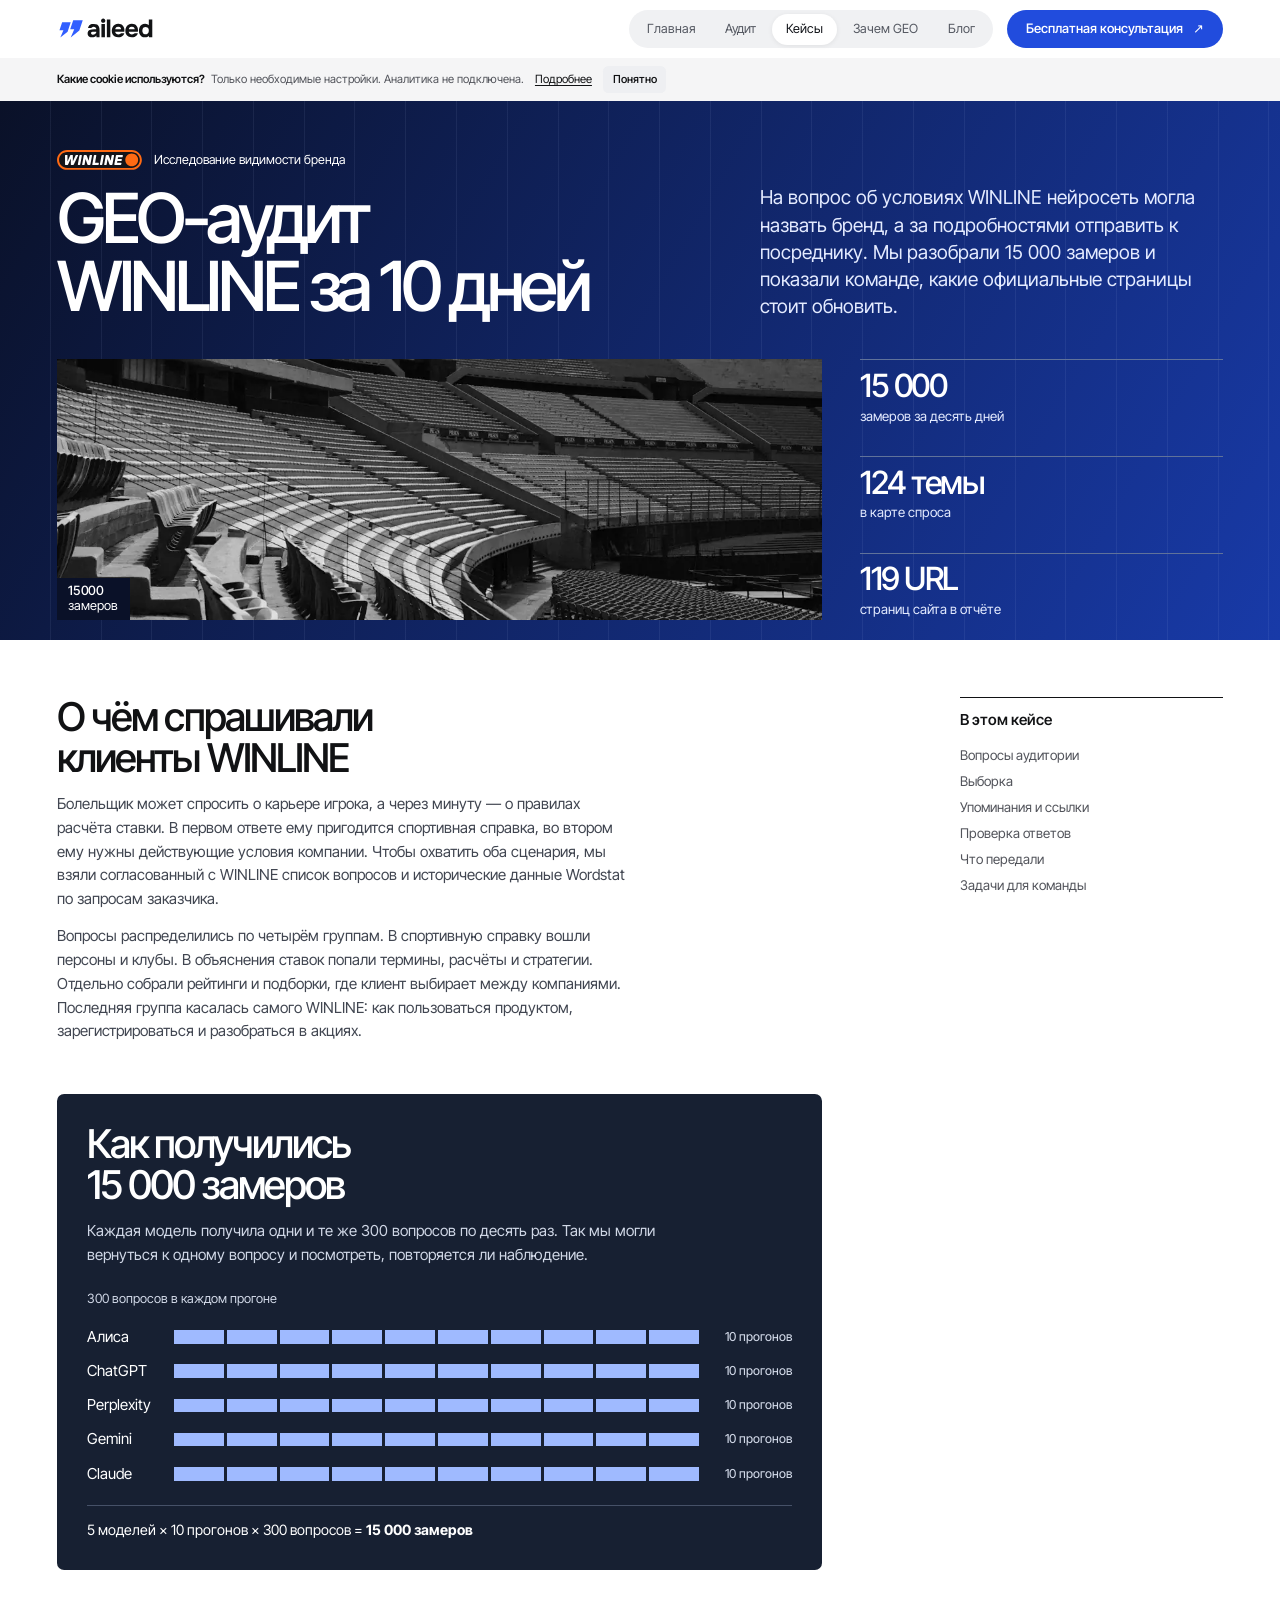
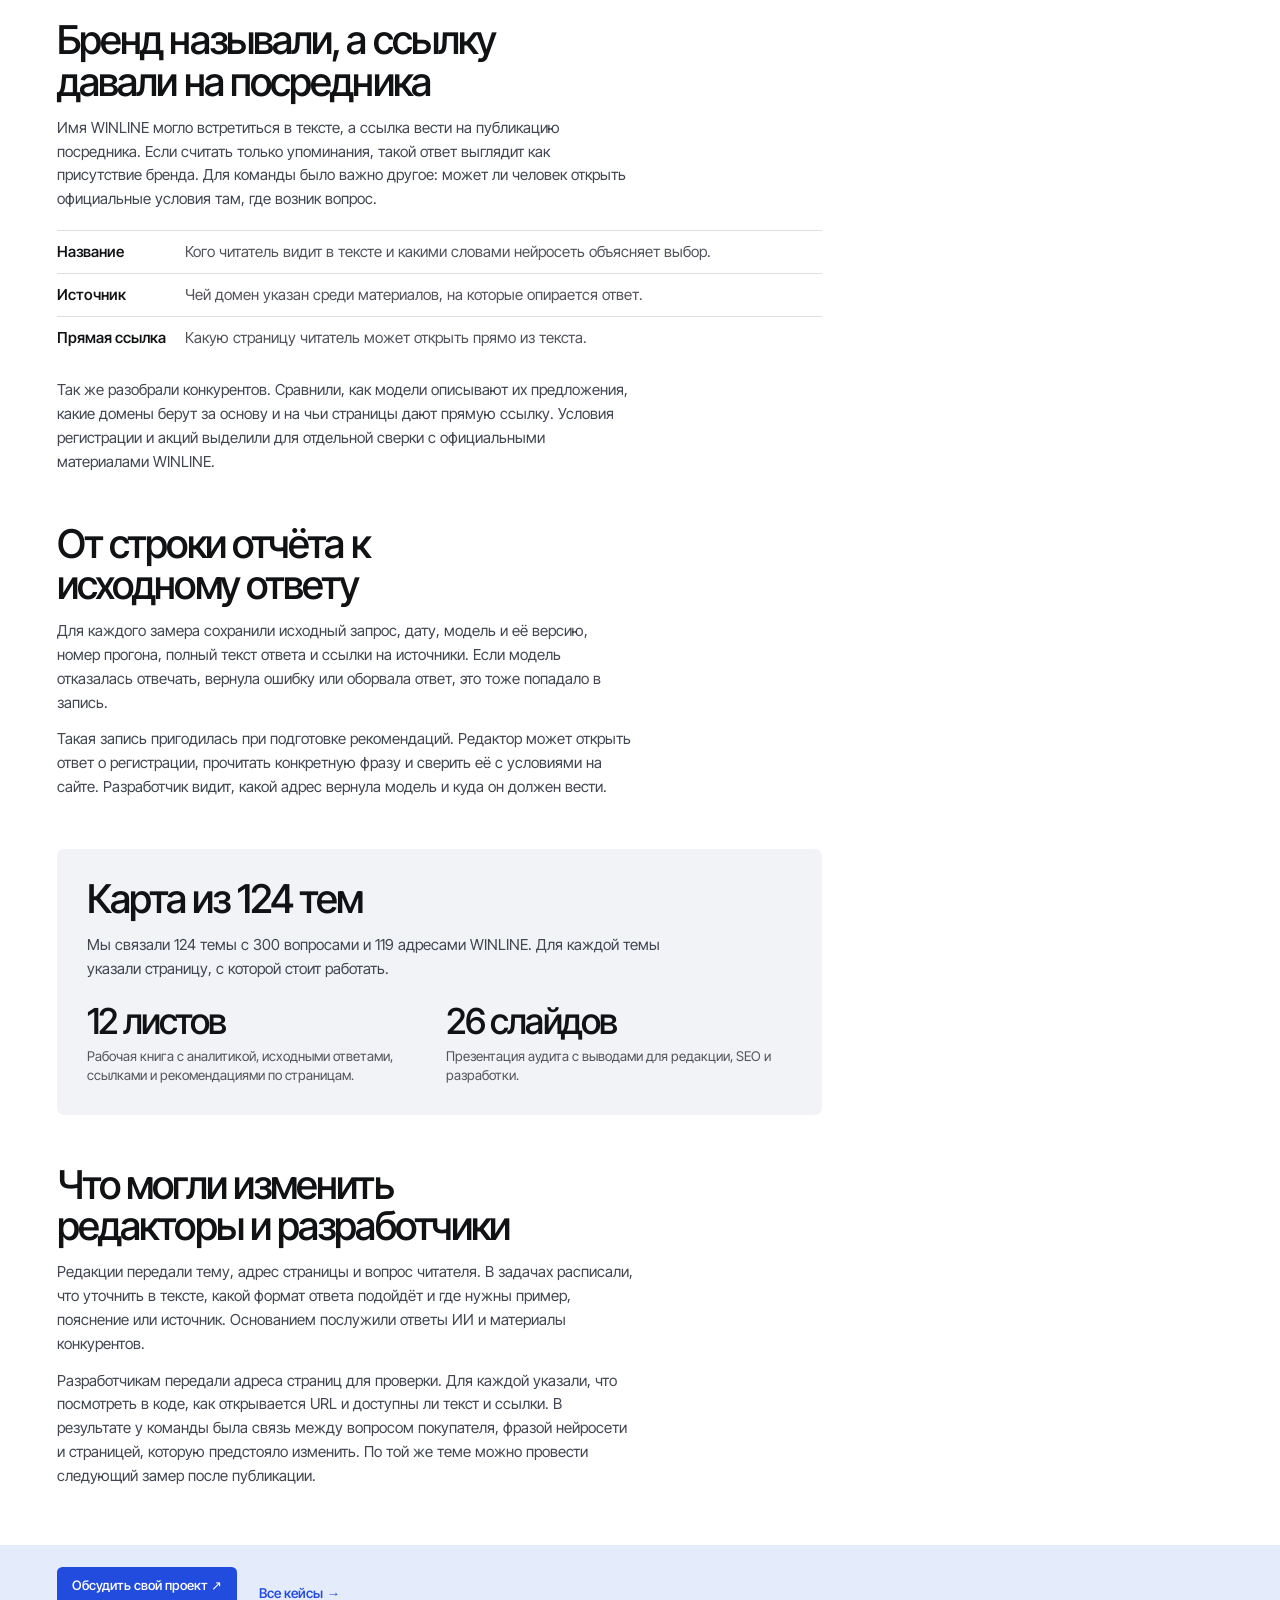
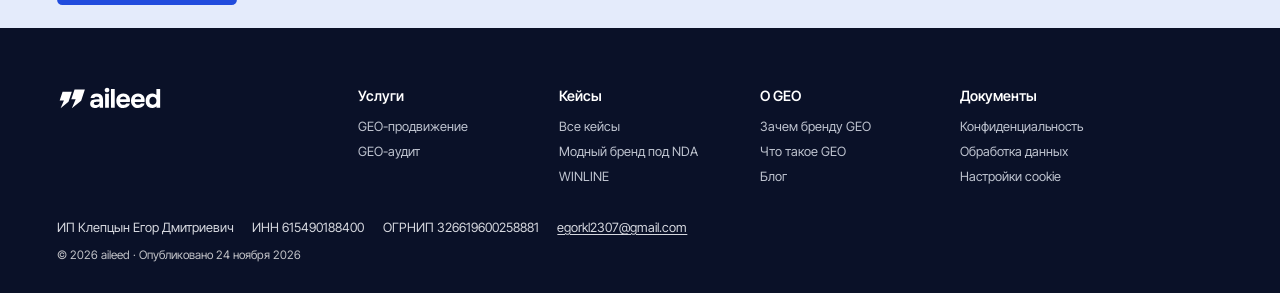
<file: cases/winline/index.html>
<!doctype html>
<html lang="ru">
<head>
<meta charset="utf-8">
<meta name="viewport" content="width=device-width,initial-scale=1">
<title>Как мы провели GEO-аудит WINLINE на 15 000 замеров за 10 дней? | aileed</title>
<meta name="description" content="На вопрос об условиях WINLINE нейросеть могла назвать бренд, а за подробностями отправить к посреднику. Мы разобрали 15 000 замеров и показали команде, какие официальные страницы стоит обновить.">
<meta name="author" content="aileed">
<meta name="datePublished" content="2026-11-24">
<meta name="dateModified" content="2026-11-26">
<meta name="robots" content="index,follow,max-image-preview:large">
<meta name="theme-color" content="#101113">
<link rel="canonical" href="https://egi411.github.io/geo-audit/cases/winline/">
<link rel="describedby" type="text/plain" href="https://egi411.github.io/geo-audit/llms.txt">
<meta property="og:title" content="Как мы провели GEO-аудит WINLINE на 15 000 замеров за 10 дней? | aileed">
<meta property="og:description" content="На вопрос об условиях WINLINE нейросеть могла назвать бренд, а за подробностями отправить к посреднику. Мы разобрали 15 000 замеров и показали команде, какие официальные страницы стоит обновить.">
<meta property="og:url" content="https://egi411.github.io/geo-audit/cases/winline/">
<meta property="og:site_name" content="aileed">
<meta property="og:locale" content="ru_RU">
<meta property="og:type" content="article">
<meta property="og:image" content="https://egi411.github.io/geo-audit/assets/social-winline.jpg?v=da94c549fc10">
<meta property="og:image:width" content="1200">
<meta property="og:image:height" content="630">
<meta property="og:image:alt" content="GEO-аудит WINLINE за 10 дней">
<meta name="twitter:card" content="summary_large_image">
<link rel="icon" type="image/svg+xml" href="../../assets/mark.svg?v=1570c9bbff2b">
<link rel="stylesheet" href="../../assets/paper.css?v=3334d104efad">
<link rel="stylesheet" href="../../assets/interior.css?v=98729d764c56">
<link rel="stylesheet" href="../../assets/cases.css?v=35f0e00c35d6">
<script type="application/ld+json">{"@context": "https://schema.org", "@type": "Organization", "@id": "https://egi411.github.io/geo-audit/#org", "name": "aileed", "description": "Агентство GEO-продвижения и аудита видимости брендов в нейросетях.", "legalName": "ИП КЛЕПЦЫН ЕГОР ДМИТРИЕВИЧ", "taxID": "615490188400", "email": "egorkl2307@gmail.com", "identifier": {"@type": "PropertyValue", "propertyID": "ОГРНИП", "value": "326619600258881"}, "url": "https://egi411.github.io/geo-audit/", "logo": "https://egi411.github.io/geo-audit/assets/aileed-logo.svg?v=c0b8e38cba22"}</script>
<script type="application/ld+json">{"@context": "https://schema.org", "@type": "WebSite", "@id": "https://egi411.github.io/geo-audit/#website", "name": "aileed", "url": "https://egi411.github.io/geo-audit/", "inLanguage": "ru-RU", "publisher": {"@id": "https://egi411.github.io/geo-audit/#org"}}</script>
<script type="application/ld+json">{"@context": "https://schema.org", "@type": "WebPage", "@id": "https://egi411.github.io/geo-audit/cases/winline/#page", "url": "https://egi411.github.io/geo-audit/cases/winline/", "name": "Как мы провели GEO-аудит WINLINE на 15 000 замеров за 10 дней? | aileed", "description": "На вопрос об условиях WINLINE нейросеть могла назвать бренд, а за подробностями отправить к посреднику. Мы разобрали 15 000 замеров и показали команде, какие официальные страницы стоит обновить.", "inLanguage": "ru-RU", "author": {"@id": "https://egi411.github.io/geo-audit/#org"}, "publisher": {"@id": "https://egi411.github.io/geo-audit/#org"}, "datePublished": "2026-11-24", "dateModified": "2026-11-26", "isPartOf": {"@id": "https://egi411.github.io/geo-audit/#website"}, "mainEntity": {"@id": "https://egi411.github.io/geo-audit/cases/winline/#article"}}</script>
<script type="application/ld+json">{"@context": "https://schema.org", "@type": "Article", "@id": "https://egi411.github.io/geo-audit/cases/winline/#article", "headline": "GEO-аудит WINLINE за 10 дней", "description": "На вопрос об условиях WINLINE нейросеть могла назвать бренд, а за подробностями отправить к посреднику. Мы разобрали 15 000 замеров и показали команде, какие официальные страницы стоит обновить.", "mainEntityOfPage": {"@id": "https://egi411.github.io/geo-audit/cases/winline/#page"}, "author": {"@id": "https://egi411.github.io/geo-audit/#org"}, "publisher": {"@id": "https://egi411.github.io/geo-audit/#org"}, "datePublished": "2026-11-24", "dateModified": "2026-11-26", "image": "https://egi411.github.io/geo-audit/assets/social-winline.jpg?v=da94c549fc10", "inLanguage": "ru-RU"}</script>
<script type="application/ld+json">{"@context": "https://schema.org", "@type": "BreadcrumbList", "itemListElement": [{"@type": "ListItem", "position": 1, "name": "aileed", "item": "https://egi411.github.io/geo-audit/"}, {"@type": "ListItem", "position": 2, "name": "Кейсы", "item": "https://egi411.github.io/geo-audit/cases/"}, {"@type": "ListItem", "position": 3, "name": "Как мы провели GEO-аудит WINLINE на 15 000 замеров за 10 дней?", "item": "https://egi411.github.io/geo-audit/cases/winline/"}]}</script>
<script src="../../assets/site.js?v=fdec0477e495" defer>
</script>
<script src="../../assets/privacy.js?v=5a8c73a1b54d" defer>
</script>
<script src="../../assets/case-navigation.js?v=c9efc1f0f1c0" defer>
</script>
</head>
<body class="paper-site" itemscope itemtype="https://schema.org/WebPage" itemid="https://egi411.github.io/geo-audit/cases/winline/#page">
<a class="skip" href="#main">К содержанию</a>
<header class="site-header">
<div class="wrap nav">
 <a class="logo" href="../../" aria-label="aileed — главная">
<img class="wordmark-logo" src="../../assets/aileed-logo.svg?v=c0b8e38cba22" width="170" height="46" alt="aileed">
</a>
 <nav class="nav-links" id="navigation" aria-label="Основная навигация">
<a href="../../">Главная</a>
<a href="../../audit/">Аудит</a>
<a href="../../cases/" aria-current="location">Кейсы</a>
<a href="../../why-geo/">Зачем GEO</a>
<a href="../../blog/">Блог</a>
</nav>
 <a class="btn nav-cta" href="mailto:egorkl2307@gmail.com?subject=%D0%9E%D0%B1%D1%81%D1%83%D0%B6%D0%B4%D0%B5%D0%BD%D0%B8%D0%B5%20GEO-%D0%B0%D1%83%D0%B4%D0%B8%D1%82%D0%B0&amp;body=%D0%97%D0%B4%D1%80%D0%B0%D0%B2%D1%81%D1%82%D0%B2%D1%83%D0%B9%D1%82%D0%B5%21%20%D0%A5%D0%BE%D1%87%D1%83%20%D0%BE%D0%B1%D1%81%D1%83%D0%B4%D0%B8%D1%82%D1%8C%20GEO-%D0%B0%D1%83%D0%B4%D0%B8%D1%82.%0A%0A%D0%A1%D0%B0%D0%B9%D1%82%3A%20%0A%D0%9F%D1%80%D0%BE%D0%B4%D1%83%D0%BA%D1%82%20%D0%B8%D0%BB%D0%B8%20%D1%83%D1%81%D0%BB%D1%83%D0%B3%D0%B0%20%D0%B4%D0%BB%D1%8F%20%D0%B0%D1%83%D0%B4%D0%B8%D1%82%D0%B0%3A%20%0A%D0%A7%D1%82%D0%BE%20%D1%85%D0%BE%D1%87%D1%83%20%D0%BF%D1%80%D0%BE%D0%B2%D0%B5%D1%80%D0%B8%D1%82%D1%8C%3A%20" data-open-brief>
<span class="desktop-label">Бесплатная консультация</span>
<span class="mobile-label">Консультация</span>
<span aria-hidden="true">↗</span>
</a>
 <button class="menu-toggle" aria-controls="navigation" aria-expanded="false" aria-label="Открыть меню">
<span class="menu-bars" aria-hidden="true">
</span>
</button>
</div>
</header>
<aside id="cookie-banner" class="cookie-banner a-cookie" aria-labelledby="cookie-title" hidden>
<div>
<h2 id="cookie-title">Какие cookie используются?</h2>
<p class="short-answer">Только необходимые настройки. Аналитика не подключена.</p>
</div>
<a href="../../privacy.html#cookies">Подробнее</a>
<button type="button" class="btn" data-cookie-accept>Понятно</button>
</aside>
<main id="main">
<article class="reportage story-winline">
<header class="story-top">
<div class="story-cover wrap">
<div class="story-title">
      <div class="case-identity">
<img class="case-logo" src="../../assets/cases/winline.svg?v=4815bbfae8dc" alt="WINLINE" width="483" height="116">
<span>Исследование видимости бренда</span>
</div>
      <h1>GEO-аудит WINLINE за 10 дней</h1>
<p class="short-answer">На вопрос об условиях WINLINE нейросеть могла назвать бренд, а за подробностями отправить к посреднику. Мы разобрали 15 000 замеров и показали команде, какие официальные страницы стоит обновить.</p>
</div>
<figure class="field-cover">
<img src="../../assets/cases/stadium.webp?v=d7b3f2455cac"
        width="1152" height="1438" alt="Пустые трибуны под мачтой стадионного освещения">
        <figcaption>
<b>15 000</b> замеров</figcaption>
</figure>
      <dl class="story-facts">
<div>
<dt>15 000</dt>
<dd>замеров за десять дней</dd>
</div>
<div>
<dt>124 темы</dt>
<dd>в карте спроса</dd>
</div>
<div>
<dt>119 URL</dt>
<dd>страниц сайта в отчёте</dd>
</div>
</dl>
</div>
</header>
      <div class="case-spread wrap">
<div class="story-flow">
    <section id="audience" class="story-chapter">
<h2>О чём спрашивали клиенты WINLINE</h2>
    <p>Болельщик может спросить о карьере игрока, а через минуту — о правилах расчёта ставки. В первом ответе ему пригодится спортивная справка, во втором ему нужны действующие условия компании. Чтобы охватить оба сценария, мы взяли согласованный с WINLINE список вопросов и исторические данные Wordstat по запросам заказчика.</p>
    <p>Вопросы распределились по четырём группам. В спортивную справку вошли персоны и клубы. В объяснения ставок попали термины, расчёты и стратегии. Отдельно собрали рейтинги и подборки, где клиент выбирает между компаниями. Последняя группа касалась самого WINLINE: как пользоваться продуктом, зарегистрироваться и разобраться в акциях.</p>
</section>
    <section id="panel" class="story-interlude study-board">
<div class="story-interlude-head">
<h2>Как получились 15 000 замеров</h2>
    <p>Каждая модель получила одни и те же 300 вопросов по десять раз. Так мы могли вернуться к одному вопросу и посмотреть, повторяется ли наблюдение.</p>
</div>
    <figure class="study-sample">
<figcaption>300 вопросов в каждом прогоне</figcaption>
<ul>
<li>
<span>Алиса</span>
<i aria-hidden="true">
</i>
<b>10 прогонов</b>
</li>
<li>
<span>ChatGPT</span>
<i aria-hidden="true">
</i>
<b>10 прогонов</b>
</li>
<li>
<span>Perplexity</span>
<i aria-hidden="true">
</i>
<b>10 прогонов</b>
</li>
<li>
<span>Gemini</span>
<i aria-hidden="true">
</i>
<b>10 прогонов</b>
</li>
<li>
<span>Claude</span>
<i aria-hidden="true">
</i>
<b>10 прогонов</b>
</li>
</ul>
<p>5 моделей × 10 прогонов × 300 вопросов = <strong>15 000 замеров</strong>
</p>
</figure>
</section>
    <section id="sources" class="story-chapter">
<h2>Бренд называли, а ссылку давали на посредника</h2>
    <p>Имя WINLINE могло встретиться в тексте, а ссылка вести на публикацию посредника. Если считать только упоминания, такой ответ выглядит как присутствие бренда. Для команды было важно другое: может ли человек открыть официальные условия там, где возник вопрос.</p>
    <dl class="case-signals">
<div>
<dt>Название</dt>
<dd>Кого читатель видит в тексте и какими словами нейросеть объясняет выбор.</dd>
</div>
    <div>
<dt>Источник</dt>
<dd>Чей домен указан среди материалов, на которые опирается ответ.</dd>
</div>
    <div>
<dt>Прямая ссылка</dt>
<dd>Какую страницу читатель может открыть прямо из текста.</dd>
</div>
</dl>
    <p>Так же разобрали конкурентов. Сравнили, как модели описывают их предложения, какие домены берут за основу и на чьи страницы дают прямую ссылку. Условия регистрации и акций выделили для отдельной сверки с официальными материалами WINLINE.</p>
</section>
    <section id="evidence" class="story-chapter">
<h2>От строки отчёта к исходному ответу</h2>
    <p>Для каждого замера сохранили исходный запрос, дату, модель и её версию, номер прогона, полный текст ответа и ссылки на источники. Если модель отказалась отвечать, вернула ошибку или оборвала ответ, это тоже попадало в запись.</p>
    <p>Такая запись пригодилась при подготовке рекомендаций. Редактор может открыть ответ о регистрации, прочитать конкретную фразу и сверить её с условиями на сайте. Разработчик видит, какой адрес вернула модель и куда он должен вести.</p>
</section>
    <section id="delivery" class="story-interlude delivery-spread">
<div class="story-interlude-head">
<h2>Карта из 124 тем</h2>
    <p>Мы связали 124 темы с 300 вопросами и 119 адресами WINLINE. Для каждой темы указали страницу, с которой стоит работать.</p>
</div>
    <div class="delivery-pair">
<div>
<strong>12 листов</strong>
<span>Рабочая книга с аналитикой, исходными ответами, ссылками и рекомендациями по страницам.</span>
</div>
    <div>
<strong>26 слайдов</strong>
<span>Презентация аудита с выводами для редакции, SEO и разработки.</span>
</div>
</div>
</section>
    <section id="priorities" class="story-chapter">
<h2>Что могли изменить редакторы и разработчики</h2>
    <p>Редакции передали тему, адрес страницы и вопрос читателя. В задачах расписали, что уточнить в тексте, какой формат ответа подойдёт и где нужны пример, пояснение или источник. Основанием послужили ответы ИИ и материалы конкурентов.</p>
    <p>Разработчикам передали адреса страниц для проверки. Для каждой указали, что посмотреть в коде, как открывается URL и доступны ли текст и ссылки. В результате у команды была связь между вопросом покупателя, фразой нейросети и страницей, которую предстояло изменить. По той же теме можно провести следующий замер после публикации.</p>
</section>
</div>
<nav class="case-contents" aria-label="Главы кейса">
<strong>В этом кейсе</strong>
<a href="#audience">Вопросы аудитории</a>
<a href="#panel">Выборка</a>
<a href="#sources">Упоминания и ссылки</a>
<a href="#evidence">Проверка ответов</a>
<a href="#delivery">Что передали</a>
<a href="#priorities">Задачи для команды</a>
</nav>
</div>
</article>
<div class="reading-end wrap">
<div class="story-next">
 <a class="btn primary" href="mailto:egorkl2307@gmail.com?subject=%D0%9E%D0%B1%D1%81%D1%83%D0%B6%D0%B4%D0%B5%D0%BD%D0%B8%D0%B5%20GEO-%D0%B0%D1%83%D0%B4%D0%B8%D1%82%D0%B0&amp;body=%D0%97%D0%B4%D1%80%D0%B0%D0%B2%D1%81%D1%82%D0%B2%D1%83%D0%B9%D1%82%D0%B5%21%20%D0%A5%D0%BE%D1%87%D1%83%20%D0%BE%D0%B1%D1%81%D1%83%D0%B4%D0%B8%D1%82%D1%8C%20GEO-%D0%B0%D1%83%D0%B4%D0%B8%D1%82.%0A%0A%D0%A1%D0%B0%D0%B9%D1%82%3A%20%0A%D0%9F%D1%80%D0%BE%D0%B4%D1%83%D0%BA%D1%82%20%D0%B8%D0%BB%D0%B8%20%D1%83%D1%81%D0%BB%D1%83%D0%B3%D0%B0%20%D0%B4%D0%BB%D1%8F%20%D0%B0%D1%83%D0%B4%D0%B8%D1%82%D0%B0%3A%20%0A%D0%A7%D1%82%D0%BE%20%D1%85%D0%BE%D1%87%D1%83%20%D0%BF%D1%80%D0%BE%D0%B2%D0%B5%D1%80%D0%B8%D1%82%D1%8C%3A%20" data-open-brief>Обсудить свой проект ↗</a>
 <a class="edition-link" href="../../cases/">Все кейсы →</a>
</div>
</div>
</main>
<footer class="site-footer">
<div class="wrap">
<div class="footer-map">
 <a class="logo" href="../../">
<img src="../../assets/aileed-logo.svg?v=c0b8e38cba22" width="170" height="46" alt="aileed">
</a>
 <nav class="footer-group" aria-label="Услуги">
<strong>Услуги</strong>
<a href="../../">GEO-продвижение</a>
<a href="../../audit/">GEO-аудит</a>
</nav>
<nav class="footer-group" aria-label="Кейсы">
<strong>Кейсы</strong>
<a href="../../cases/">Все кейсы</a>
<a href="../../cases/fashion/">Модный бренд под NDA</a>
<a href="../../cases/winline/">WINLINE</a>
</nav>
<nav class="footer-group" aria-label="О GEO">
<strong>О GEO</strong>
<a href="../../why-geo/">Зачем бренду GEO</a>
<a href="../../what-is-geo/">Что такое GEO</a>
<a href="../../blog/">Блог</a>
</nav>
<nav class="footer-group" aria-label="Документы">
<strong>Документы</strong>
<a href="../../privacy.html">Конфиденциальность</a>
<a href="../../consent.html">Обработка данных</a>
<button type="button" data-cookie-settings>Настройки cookie</button>
</nav>
</div>
 <div class="owner-line">
<span>ИП Клепцын Егор Дмитриевич</span>
<span>ИНН 615490188400</span>
<span>ОГРНИП 326619600258881</span>
<a href="mailto:egorkl2307@gmail.com">egorkl2307@gmail.com</a>
</div>
 <div class="footer-bottom">© 2026 aileed · Опубликовано <time itemprop="datePublished" datetime="2026-11-24">24 ноября 2026</time>
</div>
</div>
</footer>
<dialog id="brief-dialog" aria-labelledby="brief-title" aria-describedby="consult-intro">
  <div class="dialog-head">
<button type="button" class="dialog-close" aria-label="Закрыть">×</button>
    <h2 id="brief-title">Обсудить GEO-аудит</h2>
</div>
  <p id="consult-intro" class="short-answer">Пришлите ссылку на сайт и укажите, какой продукт или услугу хотите проверить. На консультации обсудим, что вам важно узнать о бренде и конкурентах.</p>
  <a class="btn primary consult-mail" href="mailto:egorkl2307@gmail.com?subject=%D0%9E%D0%B1%D1%81%D1%83%D0%B6%D0%B4%D0%B5%D0%BD%D0%B8%D0%B5%20GEO-%D0%B0%D1%83%D0%B4%D0%B8%D1%82%D0%B0&amp;body=%D0%97%D0%B4%D1%80%D0%B0%D0%B2%D1%81%D1%82%D0%B2%D1%83%D0%B9%D1%82%D0%B5%21%20%D0%A5%D0%BE%D1%87%D1%83%20%D0%BE%D0%B1%D1%81%D1%83%D0%B4%D0%B8%D1%82%D1%8C%20GEO-%D0%B0%D1%83%D0%B4%D0%B8%D1%82.%0A%0A%D0%A1%D0%B0%D0%B9%D1%82%3A%20%0A%D0%9F%D1%80%D0%BE%D0%B4%D1%83%D0%BA%D1%82%20%D0%B8%D0%BB%D0%B8%20%D1%83%D1%81%D0%BB%D1%83%D0%B3%D0%B0%20%D0%B4%D0%BB%D1%8F%20%D0%B0%D1%83%D0%B4%D0%B8%D1%82%D0%B0%3A%20%0A%D0%A7%D1%82%D0%BE%20%D1%85%D0%BE%D1%87%D1%83%20%D0%BF%D1%80%D0%BE%D0%B2%D0%B5%D1%80%D0%B8%D1%82%D1%8C%3A%20">Открыть готовое письмо <span aria-hidden="true">↗</span>
</a>
  <p class="consult-note">Письмо откроется в вашем почтовом приложении. Можно также написать на <a href="mailto:egorkl2307@gmail.com">egorkl2307@gmail.com</a>.</p>
  <a class="consult-privacy" href="../../privacy.html">Как мы используем данные</a>
</dialog>
<noscript>
<p class="cookie-noscript">Аналитика и рекламные cookie не используются.</p>
</noscript>
</body>
</html>
</file>
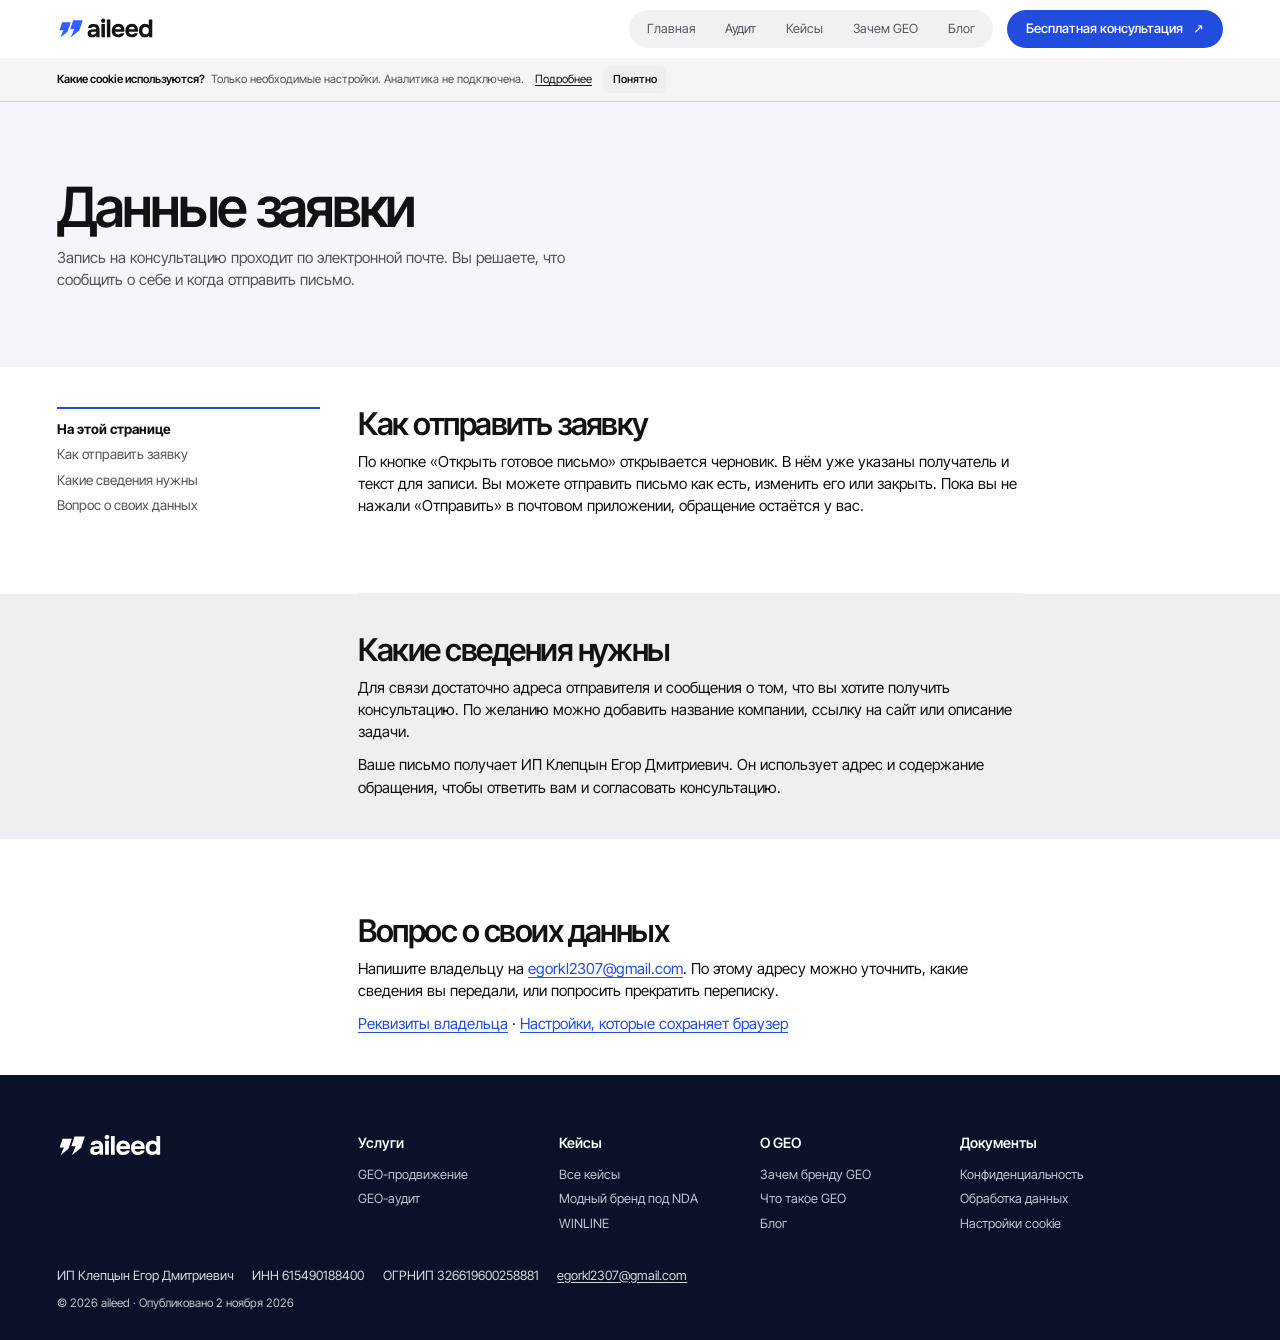
<file: consent.html>
<!doctype html>
<html lang="ru">
<head>
<meta charset="utf-8">
<meta name="viewport" content="width=device-width,initial-scale=1">
<title>Как используются данные заявки на консультацию? | aileed</title>
<meta name="description" content="Что происходит с заявкой при обращении по почте, какие сведения получает владелец сайта и как связаться с ним по вопросам о ваших данных.">
<meta name="author" content="aileed">
<meta name="datePublished" content="2026-11-02">
<meta name="dateModified" content="2026-11-24">
<meta name="robots" content="index,follow,max-image-preview:large">
<meta name="theme-color" content="#101113">
<link rel="canonical" href="https://egi411.github.io/geo-audit/consent.html">
<link rel="describedby" type="text/plain" href="https://egi411.github.io/geo-audit/llms.txt">
<meta property="og:title" content="Как используются данные заявки на консультацию? | aileed">
<meta property="og:description" content="Что происходит с заявкой при обращении по почте, какие сведения получает владелец сайта и как связаться с ним по вопросам о ваших данных.">
<meta property="og:url" content="https://egi411.github.io/geo-audit/consent.html">
<meta property="og:site_name" content="aileed">
<meta property="og:locale" content="ru_RU">
<meta property="og:type" content="website">
<meta property="og:image" content="https://egi411.github.io/geo-audit/assets/social-consent.jpg?v=7c75702f9e70">
<meta property="og:image:width" content="1200">
<meta property="og:image:height" content="630">
<meta property="og:image:alt" content="Данные заявки">
<meta name="twitter:card" content="summary_large_image">
<link rel="icon" type="image/svg+xml" href="assets/mark.svg?v=1570c9bbff2b">
<link rel="stylesheet" href="assets/paper.css?v=3334d104efad">
<link rel="stylesheet" href="assets/interior.css?v=98729d764c56">
<script type="application/ld+json">{"@context": "https://schema.org", "@type": "Organization", "@id": "https://egi411.github.io/geo-audit/#org", "name": "aileed", "description": "Агентство GEO-продвижения и аудита видимости брендов в нейросетях.", "legalName": "ИП КЛЕПЦЫН ЕГОР ДМИТРИЕВИЧ", "taxID": "615490188400", "email": "egorkl2307@gmail.com", "identifier": {"@type": "PropertyValue", "propertyID": "ОГРНИП", "value": "326619600258881"}, "url": "https://egi411.github.io/geo-audit/", "logo": "https://egi411.github.io/geo-audit/assets/aileed-logo.svg?v=c0b8e38cba22"}</script>
<script type="application/ld+json">{"@context": "https://schema.org", "@type": "WebSite", "@id": "https://egi411.github.io/geo-audit/#website", "name": "aileed", "url": "https://egi411.github.io/geo-audit/", "inLanguage": "ru-RU", "publisher": {"@id": "https://egi411.github.io/geo-audit/#org"}}</script>
<script type="application/ld+json">{"@context": "https://schema.org", "@type": "WebPage", "@id": "https://egi411.github.io/geo-audit/consent.html#page", "url": "https://egi411.github.io/geo-audit/consent.html", "name": "Как используются данные заявки на консультацию? | aileed", "description": "Что происходит с заявкой при обращении по почте, какие сведения получает владелец сайта и как связаться с ним по вопросам о ваших данных.", "inLanguage": "ru-RU", "author": {"@id": "https://egi411.github.io/geo-audit/#org"}, "publisher": {"@id": "https://egi411.github.io/geo-audit/#org"}, "datePublished": "2026-11-02", "dateModified": "2026-11-24", "isPartOf": {"@id": "https://egi411.github.io/geo-audit/#website"}}</script>
<script type="application/ld+json">{"@context": "https://schema.org", "@type": "BreadcrumbList", "itemListElement": [{"@type": "ListItem", "position": 1, "name": "aileed", "item": "https://egi411.github.io/geo-audit/"}, {"@type": "ListItem", "position": 2, "name": "Как используются данные заявки на консультацию?", "item": "https://egi411.github.io/geo-audit/consent.html"}]}</script>
<script src="assets/site.js?v=fdec0477e495" defer>
</script>
<script src="assets/privacy.js?v=5a8c73a1b54d" defer>
</script>
</head>
<body class="paper-site" itemscope itemtype="https://schema.org/WebPage" itemid="https://egi411.github.io/geo-audit/consent.html#page">
<a class="skip" href="#main">К содержанию</a>
<header class="site-header">
<div class="wrap nav">
 <a class="logo" href="./" aria-label="aileed — главная">
<img class="wordmark-logo" src="assets/aileed-logo.svg?v=c0b8e38cba22" width="170" height="46" alt="aileed">
</a>
 <nav class="nav-links" id="navigation" aria-label="Основная навигация">
<a href="./">Главная</a>
<a href="audit/">Аудит</a>
<a href="cases/">Кейсы</a>
<a href="why-geo/">Зачем GEO</a>
<a href="blog/">Блог</a>
</nav>
 <a class="btn nav-cta" href="mailto:egorkl2307@gmail.com?subject=%D0%97%D0%B0%D1%8F%D0%B2%D0%BA%D0%B0%20%D0%BD%D0%B0%20%D0%B1%D0%B5%D1%81%D0%BF%D0%BB%D0%B0%D1%82%D0%BD%D1%83%D1%8E%20%D0%BA%D0%BE%D0%BD%D1%81%D1%83%D0%BB%D1%8C%D1%82%D0%B0%D1%86%D0%B8%D1%8E&amp;body=%D0%97%D0%B4%D1%80%D0%B0%D0%B2%D1%81%D1%82%D0%B2%D1%83%D0%B9%D1%82%D0%B5%21%20%D0%A5%D0%BE%D1%87%D1%83%20%D0%BE%D0%B1%D1%81%D1%83%D0%B4%D0%B8%D1%82%D1%8C%20GEO%20%D0%B4%D0%BB%D1%8F%20%D1%81%D0%B2%D0%BE%D0%B5%D0%B3%D0%BE%20%D0%BF%D1%80%D0%BE%D0%B5%D0%BA%D1%82%D0%B0.%0A%0A%D0%A1%D0%B0%D0%B9%D1%82%3A%20%0A%D0%9C%D0%BE%D1%8F%20%D0%B7%D0%B0%D0%B4%D0%B0%D1%87%D0%B0%3A%20" data-open-brief>
<span class="desktop-label">Бесплатная консультация</span>
<span class="mobile-label">Консультация</span>
<span aria-hidden="true">↗</span>
</a>
 <button class="menu-toggle" aria-controls="navigation" aria-expanded="false" aria-label="Открыть меню">
<span class="menu-bars" aria-hidden="true">
</span>
</button>
</div>
</header>
<aside id="cookie-banner" class="cookie-banner a-cookie" aria-labelledby="cookie-title" hidden>
<div>
<h2 id="cookie-title">Какие cookie используются?</h2>
<p class="short-answer">Только необходимые настройки. Аналитика не подключена.</p>
</div>
<a href="privacy.html#cookies">Подробнее</a>
<button type="button" class="btn" data-cookie-accept>Понятно</button>
</aside>
<main id="main">
<article class="studio-document">
<header class="document-lead">
<div class="wrap">
<h1>Данные заявки</h1>
<p class="short-answer">Запись на консультацию проходит по электронной почте. Вы решаете, что сообщить о себе и когда отправить письмо.</p>
</div>
</header>
<div class="reading-edition">
<div class="wrap reading-layout">
<nav class="reading-index" aria-label="На этой странице">
<strong>На этой странице</strong>
<a href="#part-1">Как отправить заявку</a>
<a href="#part-2">Какие сведения нужны</a>
<a href="#part-3">Вопрос о своих данных</a>
</nav>
<div class="reading-body">
<section id="part-1">
<h2>Как отправить заявку</h2>
<p>По кнопке «Открыть готовое письмо» открывается черновик. В нём уже указаны получатель и текст для записи. Вы можете отправить письмо как есть, изменить его или закрыть. Пока вы не нажали «Отправить» в почтовом приложении, обращение остаётся у вас.</p>
</section>
<section id="part-2">
<h2>Какие сведения нужны</h2>
<p>Для связи достаточно адреса отправителя и сообщения о том, что вы хотите получить консультацию. По желанию можно добавить название компании, ссылку на сайт или описание задачи.</p>
<p>Ваше письмо получает ИП Клепцын Егор Дмитриевич. Он использует адрес и содержание обращения, чтобы ответить вам и согласовать консультацию.</p>
</section>
<section id="part-3">
<h2>Вопрос о своих данных</h2>
<p>Напишите владельцу на <a href="mailto:egorkl2307@gmail.com">egorkl2307@gmail.com</a>. По этому адресу можно уточнить, какие сведения вы передали, или попросить прекратить переписку.</p>
<p>
<a href="privacy.html#operator">Реквизиты владельца</a> · <a href="privacy.html#cookies">Настройки, которые сохраняет браузер</a>
</p>
</section>
</div>
</div>
</div>
</article>
</main>
<footer class="site-footer">
<div class="wrap">
<div class="footer-map">
 <a class="logo" href="./">
<img src="assets/aileed-logo.svg?v=c0b8e38cba22" width="170" height="46" alt="aileed">
</a>
 <nav class="footer-group" aria-label="Услуги">
<strong>Услуги</strong>
<a href="./">GEO-продвижение</a>
<a href="audit/">GEO-аудит</a>
</nav>
<nav class="footer-group" aria-label="Кейсы">
<strong>Кейсы</strong>
<a href="cases/">Все кейсы</a>
<a href="cases/fashion/">Модный бренд под NDA</a>
<a href="cases/winline/">WINLINE</a>
</nav>
<nav class="footer-group" aria-label="О GEO">
<strong>О GEO</strong>
<a href="why-geo/">Зачем бренду GEO</a>
<a href="what-is-geo/">Что такое GEO</a>
<a href="blog/">Блог</a>
</nav>
<nav class="footer-group" aria-label="Документы">
<strong>Документы</strong>
<a href="privacy.html">Конфиденциальность</a>
<a href="consent.html">Обработка данных</a>
<button type="button" data-cookie-settings>Настройки cookie</button>
</nav>
</div>
 <div class="owner-line">
<span>ИП Клепцын Егор Дмитриевич</span>
<span>ИНН 615490188400</span>
<span>ОГРНИП 326619600258881</span>
<a href="mailto:egorkl2307@gmail.com">egorkl2307@gmail.com</a>
</div>
 <div class="footer-bottom">© 2026 aileed · Опубликовано <time itemprop="datePublished" datetime="2026-11-02">2 ноября 2026</time>
</div>
</div>
</footer>
<dialog id="brief-dialog" aria-labelledby="brief-title" aria-describedby="consult-intro">
  <div class="dialog-head">
<button type="button" class="dialog-close" aria-label="Закрыть">×</button>
    <h2 id="brief-title">Бесплатная консультация</h2>
</div>
  <p id="consult-intro" class="short-answer">Напишите, что хотите обсудить. Если есть сайт, приложите ссылку. Ответим на письмо и согласуем консультацию.</p>
  <a class="btn primary consult-mail" href="mailto:egorkl2307@gmail.com?subject=%D0%97%D0%B0%D1%8F%D0%B2%D0%BA%D0%B0%20%D0%BD%D0%B0%20%D0%B1%D0%B5%D1%81%D0%BF%D0%BB%D0%B0%D1%82%D0%BD%D1%83%D1%8E%20%D0%BA%D0%BE%D0%BD%D1%81%D1%83%D0%BB%D1%8C%D1%82%D0%B0%D1%86%D0%B8%D1%8E&amp;body=%D0%97%D0%B4%D1%80%D0%B0%D0%B2%D1%81%D1%82%D0%B2%D1%83%D0%B9%D1%82%D0%B5%21%20%D0%A5%D0%BE%D1%87%D1%83%20%D0%BE%D0%B1%D1%81%D1%83%D0%B4%D0%B8%D1%82%D1%8C%20GEO%20%D0%B4%D0%BB%D1%8F%20%D1%81%D0%B2%D0%BE%D0%B5%D0%B3%D0%BE%20%D0%BF%D1%80%D0%BE%D0%B5%D0%BA%D1%82%D0%B0.%0A%0A%D0%A1%D0%B0%D0%B9%D1%82%3A%20%0A%D0%9C%D0%BE%D1%8F%20%D0%B7%D0%B0%D0%B4%D0%B0%D1%87%D0%B0%3A%20">Открыть готовое письмо <span aria-hidden="true">↗</span>
</a>
  <p class="consult-note">Письмо откроется в вашем почтовом приложении. Можно также написать на <a href="mailto:egorkl2307@gmail.com">egorkl2307@gmail.com</a>.</p>
  <a class="consult-privacy" href="privacy.html">Как мы используем данные</a>
</dialog>
<noscript>
<p class="cookie-noscript">Аналитика и рекламные cookie не используются.</p>
</noscript>
</body>
</html>
</file>
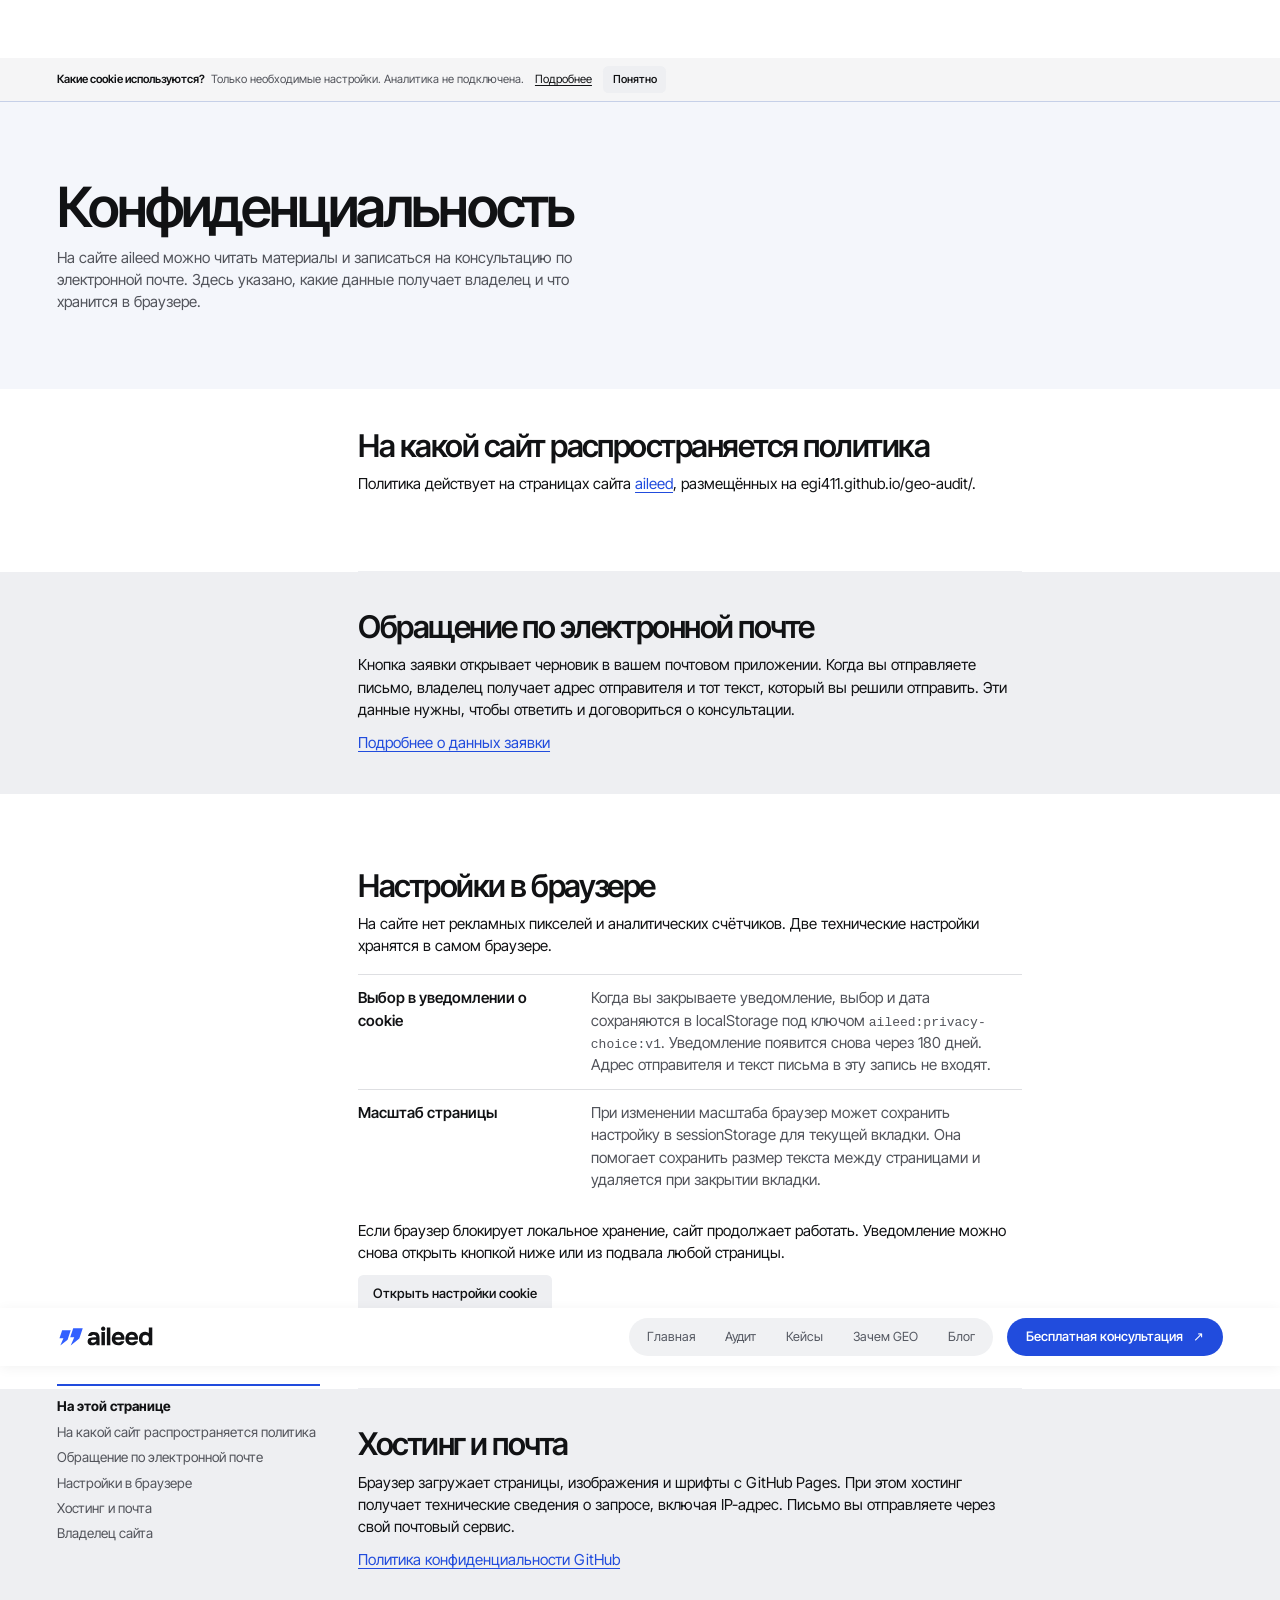
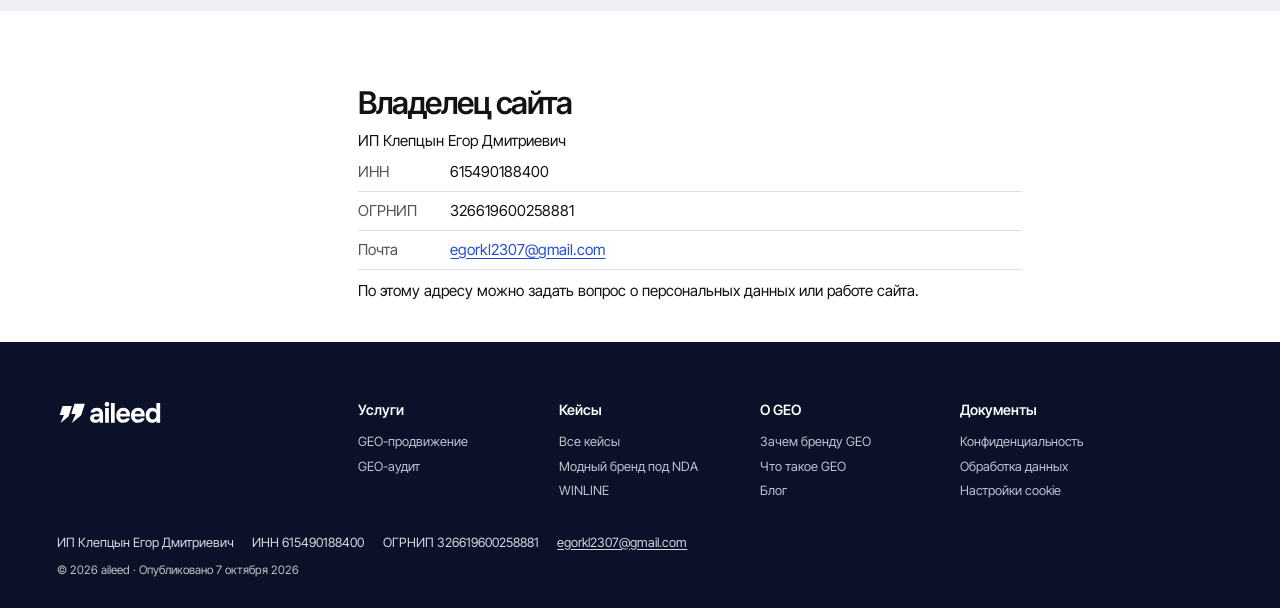
<file: contacts.html>
<!doctype html><html lang="ru"><head><meta charset="utf-8"><meta name="robots" content="noindex,follow"><link rel="canonical" href="https://egi411.github.io/geo-audit/privacy.html"><meta http-equiv="refresh" content="0; url=privacy.html#operator"><title>Реквизиты aileed</title></head><body><a href="privacy.html#operator">Реквизиты владельца сайта</a></body></html>
</file>
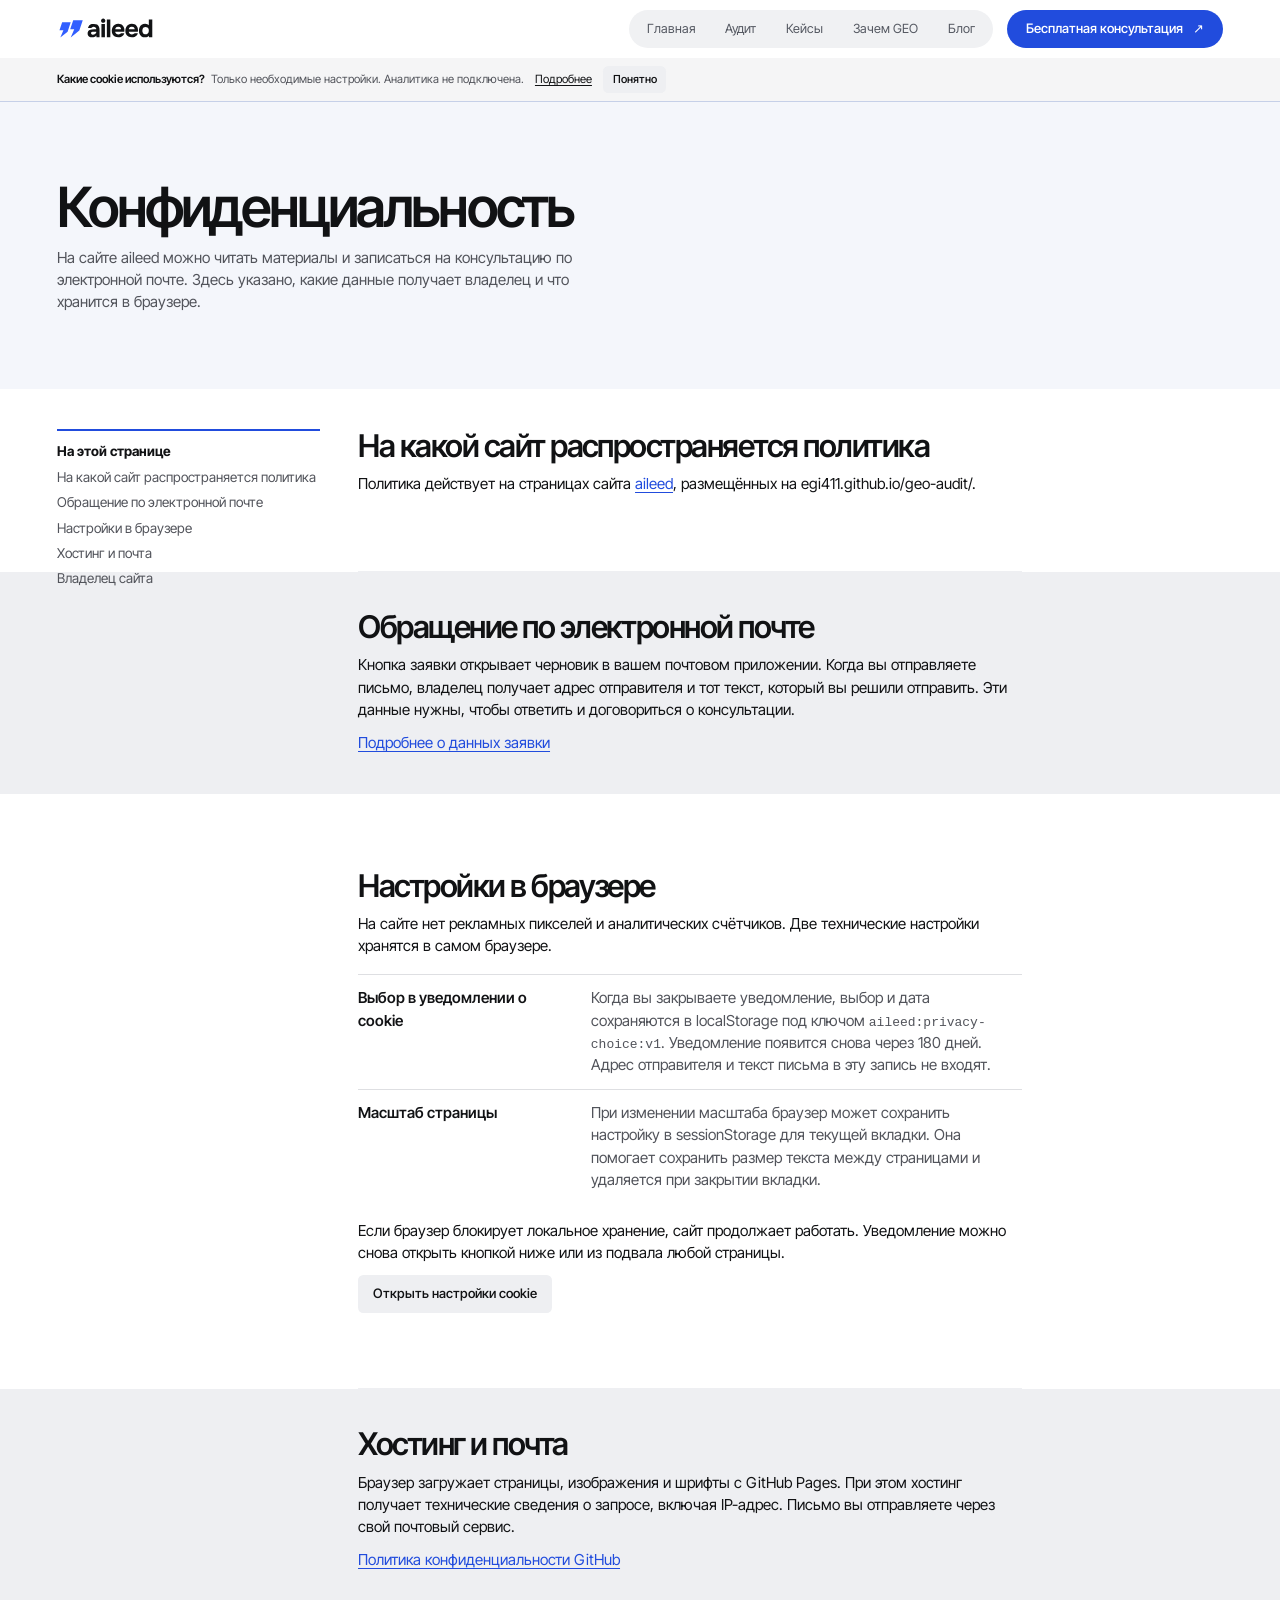
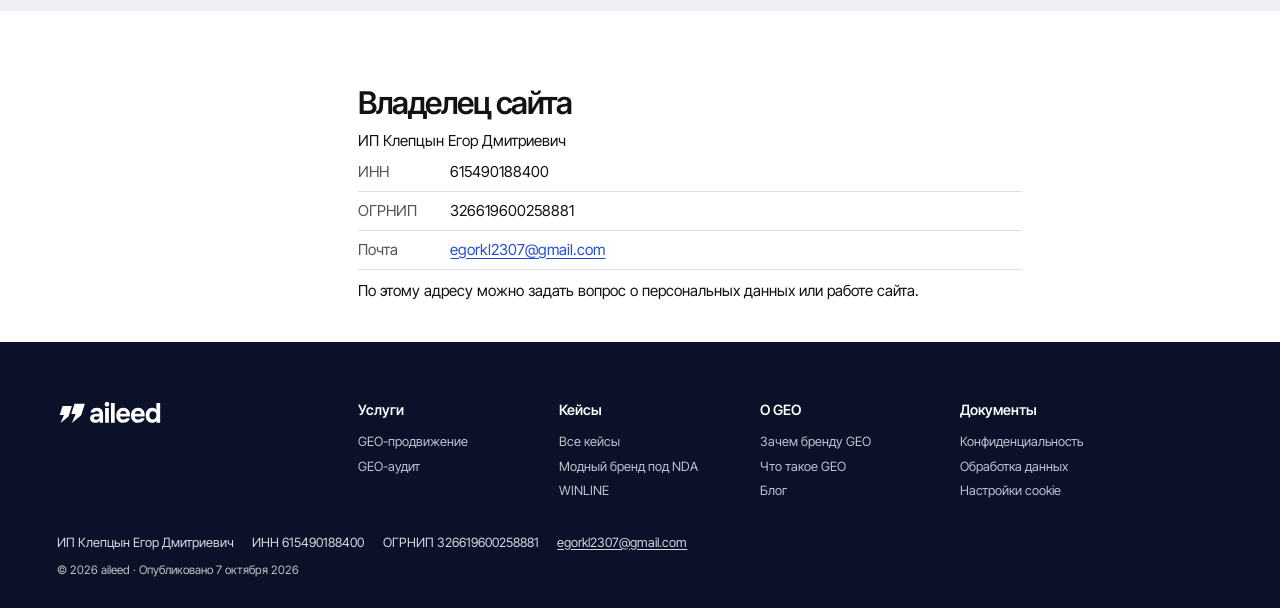
<file: privacy.html>
<!doctype html>
<html lang="ru">
<head>
<meta charset="utf-8">
<meta name="viewport" content="width=device-width,initial-scale=1">
<title>Политика конфиденциальности сайта aileed</title>
<meta name="description" content="Какие данные видит владелец сайта при обращении по почте, что сохраняется в браузере и как связаться по вопросам конфиденциальности.">
<meta name="author" content="aileed">
<meta name="datePublished" content="2026-10-07">
<meta name="dateModified" content="2026-11-24">
<meta name="robots" content="index,follow,max-image-preview:large">
<meta name="theme-color" content="#101113">
<link rel="canonical" href="https://egi411.github.io/geo-audit/privacy.html">
<link rel="describedby" type="text/plain" href="https://egi411.github.io/geo-audit/llms.txt">
<meta property="og:title" content="Политика конфиденциальности сайта aileed">
<meta property="og:description" content="Какие данные видит владелец сайта при обращении по почте, что сохраняется в браузере и как связаться по вопросам конфиденциальности.">
<meta property="og:url" content="https://egi411.github.io/geo-audit/privacy.html">
<meta property="og:site_name" content="aileed">
<meta property="og:locale" content="ru_RU">
<meta property="og:type" content="website">
<meta property="og:image" content="https://egi411.github.io/geo-audit/assets/social-privacy.jpg?v=449d877ec6c8">
<meta property="og:image:width" content="1200">
<meta property="og:image:height" content="630">
<meta property="og:image:alt" content="Конфиденциальность">
<meta name="twitter:card" content="summary_large_image">
<link rel="icon" type="image/svg+xml" href="assets/mark.svg?v=1570c9bbff2b">
<link rel="stylesheet" href="assets/paper.css?v=3334d104efad">
<link rel="stylesheet" href="assets/interior.css?v=98729d764c56">
<script type="application/ld+json">{"@context": "https://schema.org", "@type": "Organization", "@id": "https://egi411.github.io/geo-audit/#org", "name": "aileed", "description": "Агентство GEO-продвижения и аудита видимости брендов в нейросетях.", "legalName": "ИП КЛЕПЦЫН ЕГОР ДМИТРИЕВИЧ", "taxID": "615490188400", "email": "egorkl2307@gmail.com", "identifier": {"@type": "PropertyValue", "propertyID": "ОГРНИП", "value": "326619600258881"}, "url": "https://egi411.github.io/geo-audit/", "logo": "https://egi411.github.io/geo-audit/assets/aileed-logo.svg?v=c0b8e38cba22"}</script>
<script type="application/ld+json">{"@context": "https://schema.org", "@type": "WebSite", "@id": "https://egi411.github.io/geo-audit/#website", "name": "aileed", "url": "https://egi411.github.io/geo-audit/", "inLanguage": "ru-RU", "publisher": {"@id": "https://egi411.github.io/geo-audit/#org"}}</script>
<script type="application/ld+json">{"@context": "https://schema.org", "@type": "WebPage", "@id": "https://egi411.github.io/geo-audit/privacy.html#page", "url": "https://egi411.github.io/geo-audit/privacy.html", "name": "Политика конфиденциальности сайта aileed", "description": "Какие данные видит владелец сайта при обращении по почте, что сохраняется в браузере и как связаться по вопросам конфиденциальности.", "inLanguage": "ru-RU", "author": {"@id": "https://egi411.github.io/geo-audit/#org"}, "publisher": {"@id": "https://egi411.github.io/geo-audit/#org"}, "datePublished": "2026-10-07", "dateModified": "2026-11-24", "isPartOf": {"@id": "https://egi411.github.io/geo-audit/#website"}}</script>
<script type="application/ld+json">{"@context": "https://schema.org", "@type": "BreadcrumbList", "itemListElement": [{"@type": "ListItem", "position": 1, "name": "aileed", "item": "https://egi411.github.io/geo-audit/"}, {"@type": "ListItem", "position": 2, "name": "Политика конфиденциальности сайта aileed", "item": "https://egi411.github.io/geo-audit/privacy.html"}]}</script>
<script src="assets/site.js?v=fdec0477e495" defer>
</script>
<script src="assets/privacy.js?v=5a8c73a1b54d" defer>
</script>
</head>
<body class="paper-site" itemscope itemtype="https://schema.org/WebPage" itemid="https://egi411.github.io/geo-audit/privacy.html#page">
<a class="skip" href="#main">К содержанию</a>
<header class="site-header">
<div class="wrap nav">
 <a class="logo" href="./" aria-label="aileed — главная">
<img class="wordmark-logo" src="assets/aileed-logo.svg?v=c0b8e38cba22" width="170" height="46" alt="aileed">
</a>
 <nav class="nav-links" id="navigation" aria-label="Основная навигация">
<a href="./">Главная</a>
<a href="audit/">Аудит</a>
<a href="cases/">Кейсы</a>
<a href="why-geo/">Зачем GEO</a>
<a href="blog/">Блог</a>
</nav>
 <a class="btn nav-cta" href="mailto:egorkl2307@gmail.com?subject=%D0%97%D0%B0%D1%8F%D0%B2%D0%BA%D0%B0%20%D0%BD%D0%B0%20%D0%B1%D0%B5%D1%81%D0%BF%D0%BB%D0%B0%D1%82%D0%BD%D1%83%D1%8E%20%D0%BA%D0%BE%D0%BD%D1%81%D1%83%D0%BB%D1%8C%D1%82%D0%B0%D1%86%D0%B8%D1%8E&amp;body=%D0%97%D0%B4%D1%80%D0%B0%D0%B2%D1%81%D1%82%D0%B2%D1%83%D0%B9%D1%82%D0%B5%21%20%D0%A5%D0%BE%D1%87%D1%83%20%D0%BE%D0%B1%D1%81%D1%83%D0%B4%D0%B8%D1%82%D1%8C%20GEO%20%D0%B4%D0%BB%D1%8F%20%D1%81%D0%B2%D0%BE%D0%B5%D0%B3%D0%BE%20%D0%BF%D1%80%D0%BE%D0%B5%D0%BA%D1%82%D0%B0.%0A%0A%D0%A1%D0%B0%D0%B9%D1%82%3A%20%0A%D0%9C%D0%BE%D1%8F%20%D0%B7%D0%B0%D0%B4%D0%B0%D1%87%D0%B0%3A%20" data-open-brief>
<span class="desktop-label">Бесплатная консультация</span>
<span class="mobile-label">Консультация</span>
<span aria-hidden="true">↗</span>
</a>
 <button class="menu-toggle" aria-controls="navigation" aria-expanded="false" aria-label="Открыть меню">
<span class="menu-bars" aria-hidden="true">
</span>
</button>
</div>
</header>
<aside id="cookie-banner" class="cookie-banner a-cookie" aria-labelledby="cookie-title" hidden>
<div>
<h2 id="cookie-title">Какие cookie используются?</h2>
<p class="short-answer">Только необходимые настройки. Аналитика не подключена.</p>
</div>
<a href="privacy.html#cookies">Подробнее</a>
<button type="button" class="btn" data-cookie-accept>Понятно</button>
</aside>
<main id="main">
<article class="studio-document">
<header class="document-lead">
<div class="wrap">
<h1>Конфиденциальность</h1>
<p class="short-answer">На сайте aileed можно читать материалы и записаться на консультацию по электронной почте. Здесь указано, какие данные получает владелец и что хранится в браузере.</p>
</div>
</header>
<div class="reading-edition">
<div class="wrap reading-layout">
<nav class="reading-index" aria-label="На этой странице">
<strong>На этой странице</strong>
<a href="#part-1">На какой сайт распространяется политика</a>
<a href="#part-2">Обращение по электронной почте</a>
<a href="#cookies">Настройки в браузере</a>
<a href="#part-4">Хостинг и почта</a>
<a href="#operator">Владелец сайта</a>
</nav>
<div class="reading-body">
<section id="part-1">
<h2>На какой сайт распространяется политика</h2>
<p>Политика действует на страницах сайта <a href="index.html">aileed</a>, размещённых на egi411.github.io/geo-audit/.</p>
</section>
<section id="part-2">
<h2>Обращение по электронной почте</h2>
<p>Кнопка заявки открывает черновик в вашем почтовом приложении. Когда вы отправляете письмо, владелец получает адрес отправителя и тот текст, который вы решили отправить. Эти данные нужны, чтобы ответить и договориться о консультации.</p>
<p>
<a href="consent.html">Подробнее о данных заявки</a>
</p>
</section>
<section id="cookies">
<h2>Настройки в браузере</h2>
<p>На сайте нет рекламных пикселей и аналитических счётчиков. Две технические настройки хранятся в самом браузере.</p>
<dl class="reader-definitions">
<div>
<dt>Выбор в уведомлении о cookie</dt>
<dd>Когда вы закрываете уведомление, выбор и дата сохраняются в localStorage под ключом <code>aileed:privacy-choice:v1</code>. Уведомление появится снова через 180 дней. Адрес отправителя и текст письма в эту запись не входят.</dd>
</div>
<div>
<dt>Масштаб страницы</dt>
<dd>При изменении масштаба браузер может сохранить настройку в sessionStorage для текущей вкладки. Она помогает сохранить размер текста между страницами и удаляется при закрытии вкладки.</dd>
</div>
</dl>
<p>Если браузер блокирует локальное хранение, сайт продолжает работать. Уведомление можно снова открыть кнопкой ниже или из подвала любой страницы.</p>
<p>
<button type="button" class="btn" data-cookie-settings>Открыть настройки cookie</button>
</p>
</section>
<section id="part-4">
<h2>Хостинг и почта</h2>
<p>Браузер загружает страницы, изображения и шрифты с GitHub Pages. При этом хостинг получает технические сведения о запросе, включая IP-адрес. Письмо вы отправляете через свой почтовый сервис.</p>
<p>
<a href="https://docs.github.com/en/site-policy/privacy-policies/github-general-privacy-statement" rel="noopener">Политика конфиденциальности GitHub</a>
</p>
</section>
<section id="operator">
<h2>Владелец сайта</h2>
<p>ИП Клепцын Егор Дмитриевич</p>
<dl class="operator-data">
<div>
<dt>ИНН</dt>
<dd>615490188400</dd>
</div>
<div>
<dt>ОГРНИП</dt>
<dd>326619600258881</dd>
</div>
<div>
<dt>Почта</dt>
<dd>
<a href="mailto:egorkl2307@gmail.com">egorkl2307@gmail.com</a>
</dd>
</div>
</dl>
<p>По этому адресу можно задать вопрос о персональных данных или работе сайта.</p>
</section>
</div>
</div>
</div>
</article>
</main>
<footer class="site-footer">
<div class="wrap">
<div class="footer-map">
 <a class="logo" href="./">
<img src="assets/aileed-logo.svg?v=c0b8e38cba22" width="170" height="46" alt="aileed">
</a>
 <nav class="footer-group" aria-label="Услуги">
<strong>Услуги</strong>
<a href="./">GEO-продвижение</a>
<a href="audit/">GEO-аудит</a>
</nav>
<nav class="footer-group" aria-label="Кейсы">
<strong>Кейсы</strong>
<a href="cases/">Все кейсы</a>
<a href="cases/fashion/">Модный бренд под NDA</a>
<a href="cases/winline/">WINLINE</a>
</nav>
<nav class="footer-group" aria-label="О GEO">
<strong>О GEO</strong>
<a href="why-geo/">Зачем бренду GEO</a>
<a href="what-is-geo/">Что такое GEO</a>
<a href="blog/">Блог</a>
</nav>
<nav class="footer-group" aria-label="Документы">
<strong>Документы</strong>
<a href="privacy.html">Конфиденциальность</a>
<a href="consent.html">Обработка данных</a>
<button type="button" data-cookie-settings>Настройки cookie</button>
</nav>
</div>
 <div class="owner-line">
<span>ИП Клепцын Егор Дмитриевич</span>
<span>ИНН 615490188400</span>
<span>ОГРНИП 326619600258881</span>
<a href="mailto:egorkl2307@gmail.com">egorkl2307@gmail.com</a>
</div>
 <div class="footer-bottom">© 2026 aileed · Опубликовано <time itemprop="datePublished" datetime="2026-10-07">7 октября 2026</time>
</div>
</div>
</footer>
<dialog id="brief-dialog" aria-labelledby="brief-title" aria-describedby="consult-intro">
  <div class="dialog-head">
<button type="button" class="dialog-close" aria-label="Закрыть">×</button>
    <h2 id="brief-title">Бесплатная консультация</h2>
</div>
  <p id="consult-intro" class="short-answer">Напишите, что хотите обсудить. Если есть сайт, приложите ссылку. Ответим на письмо и согласуем консультацию.</p>
  <a class="btn primary consult-mail" href="mailto:egorkl2307@gmail.com?subject=%D0%97%D0%B0%D1%8F%D0%B2%D0%BA%D0%B0%20%D0%BD%D0%B0%20%D0%B1%D0%B5%D1%81%D0%BF%D0%BB%D0%B0%D1%82%D0%BD%D1%83%D1%8E%20%D0%BA%D0%BE%D0%BD%D1%81%D1%83%D0%BB%D1%8C%D1%82%D0%B0%D1%86%D0%B8%D1%8E&amp;body=%D0%97%D0%B4%D1%80%D0%B0%D0%B2%D1%81%D1%82%D0%B2%D1%83%D0%B9%D1%82%D0%B5%21%20%D0%A5%D0%BE%D1%87%D1%83%20%D0%BE%D0%B1%D1%81%D1%83%D0%B4%D0%B8%D1%82%D1%8C%20GEO%20%D0%B4%D0%BB%D1%8F%20%D1%81%D0%B2%D0%BE%D0%B5%D0%B3%D0%BE%20%D0%BF%D1%80%D0%BE%D0%B5%D0%BA%D1%82%D0%B0.%0A%0A%D0%A1%D0%B0%D0%B9%D1%82%3A%20%0A%D0%9C%D0%BE%D1%8F%20%D0%B7%D0%B0%D0%B4%D0%B0%D1%87%D0%B0%3A%20">Открыть готовое письмо <span aria-hidden="true">↗</span>
</a>
  <p class="consult-note">Письмо откроется в вашем почтовом приложении. Можно также написать на <a href="mailto:egorkl2307@gmail.com">egorkl2307@gmail.com</a>.</p>
  <a class="consult-privacy" href="privacy.html">Как мы используем данные</a>
</dialog>
<noscript>
<p class="cookie-noscript">Аналитика и рекламные cookie не используются.</p>
</noscript>
</body>
</html>
</file>
<file: assets/paper.css>
@font-face {
  font-family: "Inter Tight";
  font-style: normal;
  font-weight: 400 800;
  font-display: swap;
  src: url(fonts/inter-tight-cyrillic.woff2) format("woff2");
  unicode-range: U+301, U+400-45F, U+490-491, U+4B0-4B1, U+2116;
}
@font-face {
  font-family: "Inter Tight";
  font-style: normal;
  font-weight: 400 800;
  font-display: swap;
  src: url(fonts/inter-tight-latin.woff2) format("woff2");
  unicode-range:
    U+0-FF, U+131, U+152-153, U+2BB-2BC, U+2C6, U+2DA, U+2DC, U+304, U+308,
    U+329, U+2000-206F, U+20AC, U+2122, U+2191, U+2193, U+2212, U+2215, U+FEFF,
    U+FFFD;
}
/* Phone and tablet track width. Desktop also respects available viewport height.
   The shoulder curves join these compositions at 430–768 and 900–1280.
   Browser magnification can keep this reference width while the layout reflows. */
:root {
  --layout-vw: 1vw;
  --phone-size: calc(var(--layout-vw) / 0.24375);
  --tablet-size: calc(var(--layout-vw) / 0.525);
  --layout-vh: 1svh;
  --desktop-size: min(var(--layout-vw), calc(var(--layout-vh) / 0.57));
  --phone-to-tablet: calc(134.244% - 0.89257 * var(--layout-vw));
  --tablet-to-desktop: calc(150.376% - 0.76858 * var(--layout-vw));
  --wide-size: min(
    var(--tablet-size),
    max(var(--tablet-to-desktop), var(--desktop-size))
  );
  --page-size: max(
    87.5%,
    min(var(--phone-size), max(var(--phone-to-tablet), var(--wide-size)))
  );
  font-size: var(--page-size);
}
@media print {
  :root {
    --page-size: 100%;
  }
}
:root {
  --ink: #111214;
  --sub: #52545b;
  --rule: #dedfe2;
  --wash: #f5f5f6;
  --paper-gray: #eeeff2;
  --paper-blue: #e4ebfb;
  --mist: #f4f6fb;
  --night: #141b2c;
  --blue-black: #0a1128;
  --blue-dark: #183aa8;
  --blue-light: #b9cbff;
  --blue-rule: #c6d0e8;
  --graphite: #18191c;
  --blue: #214cdd;
  --dark: #101113;
  --header: 4.1rem;
  --page-width: 82rem;
  --columns: repeat(12, minmax(0, 1fr));
  --halves: repeat(2, minmax(0, 1fr));
  --edge: clamp(1.1rem, 4vw, 4.5rem);
  --gap: clamp(1.3rem, 3vw, 3rem);
  font-family: "Inter Tight", Arial, sans-serif;
  color: var(--ink);
  background: white;
  font-synthesis: none;
  -webkit-text-size-adjust: 100%;
}
*,
*::before,
*::after {
  box-sizing: border-box;
}
body {
  margin: 0;
  font-size: 1.0625rem;
  line-height: 1.48;
  -webkit-font-smoothing: antialiased;
}
/* Keep prose a little denser on phones without changing the sizing scale. */
@media (max-width: 768px) {
  body { font-size: 1rem; }
}
.topic-icon {
  display: inline-block;
  width: 1.2em;
  height: 1.2em;
  color: var(--blue);
  vertical-align: -.18em;
}
:is(h3, dt, .delivery-team) > .topic-icon { margin-inline-end: .4em; }
button,
input {
  font: inherit;
}
button,
summary,
label:has(input[type="radio"]) {
  cursor: pointer;
}
a {
  color: inherit;
  text-underline-offset: 0.18em;
}
a:hover {
  color: var(--blue);
}
a:focus-visible,
button:focus-visible,
input:focus-visible,
summary:focus-visible {
  outline: 3px solid Highlight;
  outline-offset: 3px;
}
:where(h1, h2, h3, p, figure, blockquote, dl, dd, fieldset) {
  margin: 0;
}
:where(h1, h2, h3) {
  font-weight: 585;
  line-height: 1.035;
  letter-spacing: -0.048em;
  text-wrap: balance;
}
h1 {
  font-size: 3.9rem;
}
h2 {
  font-size: clamp(2.18rem, 3.5vw, 3.35rem);
}
h3 {
  font-size: 1.65rem;
}
:where(img, svg) {
  display: block;
}
img {
  max-width: 100%;
}
::selection {
  background: #cbd7ff;
  color: #101113;
}
[hidden] {
  display: none !important;
}
.wrap {
  width: min(var(--page-width), calc(100% - var(--edge) * 2));
  margin-inline: auto;
}
main [id],
#main,
.a-cookie {
  scroll-margin-top: calc(var(--header) + 1rem);
}
.skip {
  position: absolute;
  width: 1px;
  height: 1px;
  overflow: hidden;
  clip-path: inset(50%);
}
.skip:focus {
  top: 0.4rem;
  left: 1rem;
  z-index: 50;
  clip-path: none;
  width: auto;
  height: auto;
  padding: 0.65rem;
  color: white;
  background: var(--dark);
}
.site-header {
  position: sticky;
  top: 0;
  z-index: 10;
  color: var(--ink);
}
.site-header.is-scrolled {
  background: white;
  box-shadow: 0 2px 12px #0000000e;
}
.nav {
  display: flex;
  align-items: center;
  min-height: var(--header);
}
.logo {
  display: inline-block;
  line-height: 1;
  width: fit-content;
}
.logo img {
  width: 7.4rem;
  height: auto;
}
.site-footer .logo img {
  filter: brightness(0) invert(1);
}
.nav-links {
  display: flex;
  align-items: center;
  flex-wrap: wrap;
  font-size: 0.91rem;
}
.nav-links a,
.logo,
.btn {
  text-decoration: none;
}
.nav-links a:is(:hover, [aria-current]) {
  opacity: 1;
}
.btn,
.menu-toggle,
.cookie-banner button {
  display: inline-flex;
  justify-content: center;
  align-items: center;
  gap: 0.7rem;
  min-height: 2.65rem;
  border: 0;
  border-radius: 0.38rem;
  padding: 0.65rem 1.05rem;
  font-size: 0.92rem;
  font-weight: 530;
  line-height: 1.2;
}
.btn,
.menu-toggle {
  color: var(--ink);
  background: var(--paper-gray);
}
.btn.primary {
  background: var(--blue);
  color: white;
}
.btn.primary:hover {
  background: #1743c9;
  color: white;
}
.btn:hover {
  background: #dcdde2;
  color: var(--ink);
}
.menu-toggle,
.mobile-label {
  display: none;
}
.cookie-banner {
  padding: 0.55rem max(var(--edge), calc((100% - var(--page-width)) / 2));
  display: flex;
  gap: 0.8rem;
  align-items: center;
  justify-content: start;
  width: 100%;
  background: var(--wash);
  font-size: 0.8rem;
}
.cookie-banner > div {
  display: flex;
  flex-wrap: wrap;
  align-items: baseline;
  gap: 0.4rem;
}
.cookie-banner h2,
.cookie-banner .short-answer {
  font: inherit;
  letter-spacing: 0;
  margin: 0;
}
.cookie-banner h2 {
  font-weight: 600;
}
.cookie-banner button {
  min-height: 1.9rem;
  padding: 0.35rem 0.65rem;
  font-size: 0.78rem;
}
label:has(input[type="radio"]:focus-visible) {
  outline: 2px solid var(--blue);
  outline-offset: 2px;
}
.short-answer {
  color: var(--sub);
}
.question-list p {
  color: var(--sub);
}
mark {
  background: #e4ebff;
  color: #163ca3;
  padding-inline: 0.1em;
}
.question-list details {
  border-top: 1px solid var(--rule);
}
.question-list details:last-child {
  border-bottom: 1px solid var(--rule);
}
.question-list summary {
  display: flex;
  align-items: center;
  justify-content: space-between;
  gap: 0.7rem;
  padding: 0.92rem 0;
  font-weight: 540;
  list-style: none;
}
.question-list summary::-webkit-details-marker {
  display: none;
}
.question-list summary::after {
  font-size: 1.3rem;
  color: var(--blue);
}
.question-list p {
  padding-bottom: 1rem;
}
.site-footer {
  padding: clamp(2.1rem, 5vw, 4rem) 0 2rem;
  color: white;
  background: var(--blue-black);
}
.site-footer a {
  color: #d1d2d5;
  font-size: 0.9rem;
}
.footer-bottom {
  color: #c2c3c8;
  font-size: 0.82rem;
}
.site-footer a:hover {
  color: white;
}
body:has(dialog[open]) {
  overflow: hidden;
}
dialog {
  width: min(34rem, calc(100% - 2rem));
  max-height: 88svh;
  padding: 1.65rem;
  border: 1px solid var(--blue-rule);
  border-top: 4px solid var(--blue);
  border-radius: 0.45rem;
  color: var(--ink);
  background: var(--mist);
}
dialog::backdrop {
  background: #0a1128b8;
}
.dialog-close {
  float: right;
  display: grid;
  place-items: center;
  width: 2.4rem;
  height: 2.4rem;
  border: 0;
  border-radius: 50%;
  background: var(--wash);
  font-size: 1.4rem;
}
dialog h2 {
  font-size: 1.85rem;
}
/* Keep the graph and comparison tables in view on short laptop screens. */
@media (min-width: 900px) and (max-height: 740px) {
  :root {
    font-size: max(87.5%, min(var(--page-size), calc(var(--layout-vh) * 2.16)));
  }
}
@media (max-width: 768px) {
  :root {
    --header: 3.8rem;
  }
  .nav {
    position: relative;
  }
  .menu-toggle,
  .mobile-label {
    display: inline-flex;
  }
  .desktop-label {
    display: none;
  }
  .nav-links {
    display: none;
    position: absolute;
    inset: 100% 0 auto;
    border: 1px solid var(--rule);
    color: var(--ink);
    box-shadow: 0 8px 18px #0001;
  }
  .nav-links.open {
    display: grid;
    gap: 0;
  }
  .nav-links a:hover {
    color: var(--blue);
  }
  .cookie-banner {
    justify-content: start;
    flex-wrap: wrap;
    gap: 0.35rem 0.8rem;
  }
  .cookie-banner > div {
    flex: 1 1 60%;
    display: block;
  }
  .cookie-banner .short-answer {
    margin-top: 0.15rem;
  }
}
@media (max-width: 700px) {
  :root {
    --gap: 1.35rem;
  }
  h1 {
    font-size: clamp(1.85rem, 8vw, 3.3rem);
  }
  h2 {
    font-size: clamp(1.9rem, 6.8vw, 2.65rem);
  }
  .site-footer {
    padding-block: 1.7rem;
  }
}
@media (max-width: 374px) {
  .cookie-banner > div {
    flex-basis: 100%;
  }
  .cookie-banner button {
    min-height: 2rem;
  }
}
@media print {
  .site-header,
  .cookie-banner,
  .site-footer,
  .menu-toggle,
  dialog {
    display: none !important;
  }
}
/* Navigation and report layouts */
:root {
  --section: clamp(3.8rem, 8.4svh, 6.2rem);
}
.nav {
  justify-content: flex-start;
  gap: 1rem;
}
.nav .logo {
  margin-right: auto;
}
.nav-links {
  gap: 0.1rem;
  border-radius: 5rem;
  padding: 0.24rem;
  background: #f0f1f3;
}
.nav-links a {
  padding: 0.43rem 1rem;
  border-radius: 5rem;
  opacity: 1;
  color: #555962;
  font-size: 0.89rem;
}
.nav-links a:is(:hover, [aria-current]) {
  text-decoration: none;
  color: #14161b;
  background: white;
  box-shadow: 0 1px 5px #00000012;
}
.nav-cta {
  background: var(--blue);
  color: white;
  border-radius: 5rem;
  padding-inline: 1.35rem;
}
.nav-cta:hover {
  background: #1844cf;
  color: white;
}
.nav .logo img {
  width: 6.8rem;
}
.menu-bars {
  width: 1.15rem;
  height: 0.58rem;
  border-block: 2px solid currentColor;
}
.menu-toggle[aria-expanded="true"] .menu-bars {
  transform: rotate(-45deg);
  height: 0;
  border-bottom: 0;
}
.menu-toggle[aria-expanded="true"] .menu-bars::after {
  content: "";
  width: 100%;
  border-top: 2px solid;
  display: block;
  transform: translateY(-2px) rotate(90deg);
}
@media (min-width: 900px) and (max-height: 740px) {
  :root {
    --section: clamp(1.9rem, 5svh, 2.7rem);
  }
}
@media (max-width: 970px) {
  .nav-links a {
    padding-inline: 0.7rem;
  }
}
@media (max-width: 768px) {
  .nav-links,
  .nav-links.open {
    border-radius: 0.8rem;
    background: white;
  }
  .nav-links a {
    padding: 0.68rem 0.85rem;
  }
  .menu-toggle {
    width: 2.7rem;
    border-radius: 50%;
  }
  .nav {
    gap: 0.45rem;
  }
}
@media (max-width: 700px) {
  :root {
    --section: 3rem;
  }
}
.owner-line {
  display: flex;
  flex-wrap: wrap;
  align-items: baseline;
  column-gap: 1.3rem;
  row-gap: 0.35rem;
  margin: 1.7rem 0 0.65rem;
  color: #d6d8df;
  font-size: 0.9rem;
}
.owner-line a {
  color: inherit;
}
.faq-answer {
  overflow: hidden;
  display: flow-root;
}
.question-list summary::after {
  content: "+";
  transition: transform 0.26s ease;
}
.question-list details[open] summary::after {
  content: "+";
  transform: rotate(45deg);
}
@media (prefers-reduced-motion: no-preference) {
  .question-list details[open] .faq-answer p {
    animation: detail-arrive 0.24s ease-out both;
  }
  @keyframes detail-arrive {
    from {
      opacity: 0.18;
      transform: translateY(0.5rem);
    }
    to {
      opacity: 1;
      transform: none;
    }
  }
}
@media (prefers-reduced-motion: reduce) {
  .question-list summary::after {
    transition: none;
  }
}
.footer-map {
  display: grid;
  grid-template-columns: var(--columns);
  gap: 2.1rem var(--gap);
  align-items: start;
}
.footer-group {
  display: grid;
  justify-items: start;
  gap: 0.52rem;
}
.footer-group strong {
  font-size: 1rem;
  color: white;
  margin: 0 0 0.38rem;
  font-weight: 570;
}
.footer-group :is(a, button) {
  color: #bdc2ce;
  line-height: 1.35;
  font-size: 0.9rem;
  text-align: left;
  text-decoration: none;
}
.footer-group button {
  border: 0;
  background: none;
  padding: 0;
}
.footer-group :is(a, button):hover {
  text-decoration: underline;
  color: #fff;
}
.site-footer .owner-line {
  margin-top: 2.4rem;
}
.consult-mail {
  margin: 1.25rem 0 0.8rem;
}
.consult-note {
  font-size: 0.91rem;
  color: var(--sub);
  line-height: 1.5;
}
.consult-note a,
.consult-privacy {
  color: var(--blue);
}
.consult-privacy {
  display: inline-block;
  margin-top: 1rem;
  font-size: 0.83rem;
}
.dialog-head::after {
  display: block;
  content: "";
  clear: both;
}
dialog h2 {
  max-width: 22ch;
}
dialog .short-answer {
  margin-top: 0.6rem;
}
@media (max-width: 760px) {
  .footer-map {
    grid-template-columns: repeat(2, minmax(0, 1fr));
  }
  .footer-map > .logo {
    grid-column: 1/-1;
  }
}
@media (min-width: 761px) {
  .footer-map > .logo {
    grid-column: span 3;
  }
  .footer-group {
    grid-column: span 2;
  }
  .footer-group:last-child {
    grid-column: span 3;
  }
}
</file>
<file: assets/agency.css>
/* Agency cover and the shared navigation on dark paper. */
body:has(.front-cover) {
  background: var(--blue-black);
}
body:has(.front-cover) .site-header:not(.is-past-cover),
body:has(.front-cover) .cookie-banner {
  color: #fff;
  background: var(--blue-black);
}
body:has(.front-cover) .cookie-banner .short-answer {
  color: #c2c6cf;
}
body:has(.front-cover) .site-header:not(.is-past-cover) .logo img {
  filter: brightness(0) invert(1);
}
body:has(.front-cover) .site-header.is-scrolled:not(.is-past-cover) {
  background: var(--night);
}
body:has(.front-cover) .site-header:not(.is-past-cover) .nav-cta {
  background: transparent;
  border: 1px solid #50535b;
  color: white;
}
@media (min-width: 769px) {
  body:has(.front-cover) .site-header:not(.is-past-cover) .nav-links {
    background: transparent;
    box-shadow: none;
  }
  body:has(.front-cover) .site-header:not(.is-past-cover) .nav-links a {
    color: #c4c7ce;
  }
  body:has(.front-cover) .site-header:not(.is-past-cover) .nav-links a:is(:hover, [aria-current]) {
    background: transparent;
    color: white;
    text-decoration: underline;
    text-underline-offset: 0.4em;
  }
}
.front-cover {
  min-height: calc(100svh - var(--top-chrome, var(--header)));
  background:
    linear-gradient(90deg, var(--blue-black) 22%, transparent 72%),
    repeating-linear-gradient(0deg, transparent 0 3px, #c5d4ff0b 3px 4px),
    radial-gradient(ellipse at 79% 45%, #2b4fee 0%, #152b89 38%, var(--blue-black) 76%);
  color: white;
  display: flex;
  flex-direction: column;
  justify-content: center;
}
.cover-layout {
  display: grid;
  grid-template-columns: minmax(0, 1.05fr) minmax(0, 1fr);
  align-items: center;
  gap: var(--gap);
  flex: 1;
  padding-block: clamp(1.5rem, 5svh, 4rem);
}
.cover-copy h1 {
  font-size: clamp(3.7rem, min(6.4vw, 10.5svh), 6.6rem);
  letter-spacing: -0.064em;
  font-weight: 630;
  line-height: 0.96;
  text-wrap: initial;
}
.cover-copy h1 span {
  display: block;
  color: var(--blue-light);
}
.cover-copy .short-answer {
  margin: 1.5rem 0 1.8rem;
  max-width: 39ch;
  color: #c9cbd2;
  font-size: clamp(1.06rem, 1.4vw, 1.28rem);
  line-height: 1.48;
}
.front-brief-note {
  margin: .72rem 0 0;
  max-width: 45ch;
  color: #d5def8;
  font-size: .87rem;
  line-height: 1.36;
}
.front-actions {
  display: flex;
  align-items: center;
  flex-wrap: wrap;
  gap: 0.9rem 1.4rem;
}
.front-actions .primary,
.front-invite .primary {
  min-height: 3rem;
  border-radius: 0.45rem;
  padding: 0.75rem 1.15rem;
  display: inline-flex;
  gap: 1.2rem;
  align-items: center;
}
.front-actions .primary {
  color: var(--blue-black);
  background: white;
}
.front-actions .primary:hover {
  color: var(--blue-black);
  background: var(--blue-light);
}
.front-link {
  color: inherit;
  display: inline-flex;
  gap: 0.5em;
  align-items: center;
  width: fit-content;
  font-weight: 540;
  font-size: 0.98rem;
  text-decoration: none;
}
.front-link:hover {
  color: inherit;
  text-decoration: underline;
}
.front-link span {
  display: inline-block;
  transition: transform 0.2s;
}
.front-link:hover span {
  transform: translate(0.13em, -0.1em);
}
.visibility-scene {
  position: relative;
  width: 100%;
  max-width: min(39rem, 75svh);
  justify-self: end;
  aspect-ratio: 476/415;
}
.coverage-guide {
  stroke: #bed2ff55;
  stroke-dasharray: 2 5;
}
.coverage-crosshair {
  fill: none;
  stroke: #bed2ff9c;
}
.coverage-dial {
  width: 100%;
  height: 100%;
  overflow: visible;
}
.visibility-scene.filling .coverage-segments path {
  opacity: 0.14;
}
.visibility-scene.filling .coverage-segments path.filled {
  opacity: 1;
}
.visibility-caption {
  position: absolute;
  inset: 31% 20% auto;
  display: grid;
  justify-items: center;
  text-align: center;
}
.visibility-caption strong {
  font-size: clamp(4.2rem, 7vw, 7.3rem);
  font-weight: 490;
  line-height: 1;
  letter-spacing: -0.085em;
  display: flex;
  align-items: baseline;
  font-variant-numeric: tabular-nums;
}
.visibility-caption small {
  font-size: 0.44em;
  margin-left: 0.08em;
  color: #b9ccff;
  letter-spacing: -0.05em;
}
.visibility-caption b {
  color: #eff4ff;
  font-weight: 660;
  font-size: 1.11rem;
  margin-bottom: .4rem;
}
.visibility-caption p {
  max-width: 23ch;
  margin: 0.35rem 0 0;
  color: #e0e8fd;
  font-size: 0.86rem;
  line-height: 1.37;
}
.cover-foot {
  display: grid;
  grid-template-columns: minmax(0, 1fr) repeat(2, minmax(0, 0.86fr));
  align-items: stretch;
  border-top: 1px solid #c2cbfd55;
}
.cover-foot > * {
  padding-block: 1.05rem;
}
.cover-foot a {
  border-left: 1px solid #c2cbfd55;
  padding-inline: 1.15rem;
}
.cover-foot a i {
  margin-left: auto;
}
.cover-foot > span,
.project-byline {
  color: var(--sub);
  font-size: 0.91rem;
}
.cover-foot > span {
  color: #c8d3f0;
}
.cover-foot a {
  display: flex;
  align-items: baseline;
  gap: 0.4rem;
  color: #d0d1d8;
  text-decoration: none;
  font-size: 0.97rem;
}
.cover-foot strong {
  color: #fff;
  font-size: 1.45rem;
  font-weight: 510;
  letter-spacing: -0.04em;
}
.cover-foot i {
  font-style: normal;
  color: #9fb9ff;
}
.cover-foot a:hover {
  text-decoration: underline;
}
/* Keep the same edges and vertical spacing below the cover. */
.front-cover ~ section {
  --section-space: clamp(3.5rem, 7.2svh, 5.9rem);
  padding-block: var(--section-space);
  color: var(--ink);
  background: white;
}
.front-cover ~ section h2 {
  font-size: clamp(2.65rem, 4.7vw, 4.8rem);
  line-height: 1;
  letter-spacing: -0.055em;
  font-weight: 550;
}
.front-cover ~ .fit-section,
.front-cover ~ .front-questions { background: var(--paper-gray); }

.fit-heading {
  display: grid;
  grid-template-columns: minmax(0, 1.1fr) minmax(0, .9fr);
  align-items: end;
  gap: var(--gap);
}
.fit-heading p {
  max-width: 39ch;
  color: var(--sub);
}
.fit-cases {
  display: grid;
  grid-template-columns: repeat(3, minmax(0, 1fr));
  gap: var(--gap);
  margin-block: clamp(1.6rem, 4.6svh, 2.7rem) 1.35rem;
}
.fit-cases > div {
  border-top: 1px solid var(--ink);
  padding-top: 1rem;
}
.fit-cases dt {
  font-size: clamp(1.25rem, 2.02vw, 1.9rem);
  font-weight: 570;
  line-height: 1.09;
  letter-spacing: -.03em;
}
.fit-cases dd { margin-top: .6rem; color: var(--sub); }
.fit-section .front-link { color: var(--blue); }
.front-cover ~ .front-projects { padding: 0; }
.project-opening {
  background: var(--paper-gray);
  padding-top: var(--section-space);
}
.section-top {
  display: flex;
  align-items: baseline;
  justify-content: space-between;
  gap: 1.2rem;
  padding-bottom: clamp(1.1rem, 2.75svh, 2rem);
}
.section-top .front-link { color: var(--blue); }
.project-winline {
  background: var(--blue-black);
  color: white;
}
.project-spread {
  display: grid;
  grid-template-columns: var(--columns);
  align-items: center;
  gap: var(--gap);
  padding-block: clamp(1.9rem, 6svh, 4.8rem);
}
.project-opening .project-spread {
  padding-top: clamp(1rem, 2.65svh, 2rem);
  border-top: 1px solid var(--rule);
}
.project-picture { grid-column: 1/8; }
.project-description { grid-column: 9/-1; }
.project-winline .project-picture { grid-column: 6/-1; grid-row: 1; }
.project-winline .project-description { grid-column: 1/5; grid-row: 1; }
.project-picture {
  position: relative;
  display: block;
  overflow: hidden;
  background: #202126;
  aspect-ratio: 1.63;
}
.project-picture > img:first-child {
  width: 100%;
  height: 100%;
  object-fit: cover;
  transition: transform 0.65s cubic-bezier(0.2, 0.65, 0.2, 1);
}
.project-picture.shoe > img {
  filter: grayscale(1);
  object-position: 50% 54%;
}
.project-picture.stadium > img:first-child {
  object-position: 50% 67%;
}
.project-picture small {
  position: absolute;
  bottom: 0.65rem;
  left: 0.75rem;
  color: white;
  background: #191a1cdb;
  padding: 0.15rem 0.38rem;
  font-size: 0.7rem;
}
.project-picture .client-mark {
  position: absolute;
  left: 1.4rem;
  bottom: 1.3rem;
  width: 8.3rem;
  height: auto;
}
@media (hover: hover) {
  .project-picture:hover > img:first-child {
    transform: scale(1.035);
  }
}
.project-description {
  min-width: 0;
}
.project-description h3 {
  margin: 0.5rem 0 0.6rem;
  max-width: 23ch;
  font-size: clamp(1.65rem, 2.7vw, 3rem);
  font-weight: 530;
  line-height: 1.07;
}
.project-description h3 a { text-decoration: none; }
.project-description h3 strong {
  display: block;
  margin-bottom: .22em;
  color: var(--blue);
  font-size: clamp(3rem, 6vw, 6.9rem);
  font-weight: 610;
  line-height: .92;
  letter-spacing: -.068em;
}
.project-winline .project-description h3 strong { color: var(--blue-light); }
.project-description h3 a:hover { text-decoration: underline; }
.project-winline .project-description h3 a:hover { color: white; }
.project-description > p:not(.project-byline) {
  color: var(--sub);
  max-width: 55ch;
}
.project-winline .project-description > p:not(.project-byline),
.project-winline .project-byline { color: #d1d9ec; }
.project-description .front-link {
  margin-top: 1.05rem;
  color: #153fab;
}
.project-winline .project-description .front-link { color: var(--blue-light); }
.work-layout {
  display: grid;
  grid-template-columns: minmax(0, 1.12fr) minmax(0, .88fr);
  align-items: start;
  gap: clamp(2rem, 7.6vw, 7.2rem);
}
.work-intro {
  position: sticky;
  top: calc(var(--header) + 1.35rem);
}
.work-intro h2 { max-width: 15ch; }
.work-intro > p {
  max-width: 42ch;
  margin-top: 1.1rem;
  color: var(--sub);
}
.work-display {
  display: grid;
  margin-top: 1.5rem;
  padding-top: .75rem;
  border-top: 1px solid var(--rule);
  overflow: clip;
}
.display-line {
  grid-area: 1/1;
  font-size: clamp(2.4rem, 4.75vw, 4.8rem);
  font-weight: 560;
  line-height: 1.04;
  letter-spacing: -.065em;
  color: var(--blue-dark);
  transform: translateY(.45em);
  opacity: 0;
}
.display-line i { font-size: .56em; font-style: normal; }
.work-display[data-current="mention"] .display-mention,
.work-display[data-current="citation"] .display-citation,
.work-display[data-current="link"] .display-link { opacity: 1; transform: none; }
.work-item {
  display: grid;
  grid-template-columns: auto minmax(0, 1fr);
  column-gap: .82rem;
  align-items: start;
  padding-block: 1.15rem clamp(2.25rem, 8svh, 5.15rem);
  border-top: 1px solid var(--rule);
}
.work-item:last-child { padding-bottom: 0; }
.work-item h3 {
  max-width: 17ch;
  font-size: clamp(1.8rem, 3.34vw, 3.55rem);
  line-height: 1.02;
  margin-bottom: .75rem;
}
.work-item > .topic-icon {
  width: clamp(1.45rem, 2.7vw, 2.4rem);
  height: auto;
  margin-top: .15rem;
}
.work-item p { grid-column: 2; max-width: 46ch; color: var(--sub); }
.choice-primary .topic-icon { color: #dce6ff; }
.choice-layout > h2 { margin-bottom: clamp(1.2rem, 4vw, 2.6rem); }
.choice-links {
  display: grid;
  grid-template-columns: minmax(0, 1.12fr) minmax(0, .88fr);
  gap: var(--gap);
}
.choice-links a {
  display: flex;
  flex-direction: column;
  text-decoration: none;
  color: var(--ink);
  background: var(--paper-gray);
  border-top: 2px solid var(--ink);
  padding: clamp(1.2rem, 2.8vw, 2.6rem);
  transition: background .2s;
}
.choice-links a:hover { background: var(--paper-blue); }
.choice-links .choice-primary {
  background: var(--blue-dark);
  border-color: var(--blue-dark);
  color: white;
}
.choice-links .choice-primary:hover { background: #122d90; }
.choice-links .choice-primary :is(p, span) { color: #e5edff; }

.choice-links h3 {
  font-size: clamp(1.4rem, 2.1vw, 2.05rem);
}
.choice-links p {
  color: var(--sub);
  margin: 0.7rem 0 1.2rem;
}
.choice-links span {
  margin-top: auto;
  color: #1745c4;
  font-weight: 530;
}
.choice-links a:hover span {
  text-decoration: underline;
}
.faq-layout .question-list {
  max-width: 55rem;
  margin: clamp(1.2rem, 4vw, 2.8rem) auto 0;
}
.faq-layout > h2 { text-align: center; }
.front-questions .question-list summary {
  font-size: 1.16rem;
}
.front-questions .faq-answer p {
  max-width: 65ch;
}

.front-cover ~ .front-invite {
  background: var(--blue-black);
  color: white;
}
.invite-layout {
  display: grid;
  grid-template-columns: minmax(0, 1fr) auto;
  align-items: end;
  gap: var(--gap);
}
.invite-layout h2 { max-width: 17ch; }
.invite-layout p {
  max-width: 48ch;
  margin-top: .95rem;
  color: #d7e2fc;
}
.invite-layout .primary { background: white; color: var(--blue-black); }
.invite-layout .primary:hover { background: var(--blue-light); color: var(--blue-black); }
@media (min-width: 761px) and (max-width: 1000px) {
  .cover-copy h1 {
    font-size: clamp(3.1rem, 6.4vw, 4.6rem);
  }
  .visibility-caption b {
    font-size: 0.96rem;
  }
}
@media (max-width: 760px) {
  .cover-layout {
    grid-template-columns: 1fr;
    justify-items: center;
    align-content: center;
    gap: 0.7rem;
    padding-block: 1.6rem 1rem;
  }
  .cover-copy { width: 100%; }
  .cover-copy h1 {
    font-size: clamp(2.65rem, 8.9vw, 4.6rem);
    line-height: 0.99;
    text-wrap: balance;
  }
  .cover-copy .short-answer {
    max-width: 36ch;
    margin: 0.9rem 0 1.2rem;
    font-size: 1rem;
  }
  .front-actions { justify-content: flex-start; }
  .visibility-scene {
    justify-self: center;
    max-width: min(25rem, 42svh);
    width: 90%;
  }
  .visibility-caption strong {
    font-size: clamp(3.3rem, min(12vw, 7.8svh), 5.1rem);
  }
  .visibility-caption b {
    font-size: 0.96rem;
  }
  .visibility-caption p {
    font-size: 0.78rem;
  }
  .cover-foot {
    display: grid;
    grid-template-columns: 1fr 1fr;
    gap: 0.45rem 1rem;
    padding-block: 0.8rem 1rem;
  }
  .cover-foot > span {
    grid-column: 1/-1;
    font-size: 0.78rem;
    padding: 0;
  }
  .cover-foot a {
    display: grid;
    grid-template-columns: minmax(0, 1fr) auto;
    font-size: 0.83rem;
    padding: .35rem .45rem .35rem .65rem;
    align-content: start;
  }
  .cover-foot strong { font-size: 1.25rem; }
  .cover-foot a span { grid-column: 1/-1; grid-row: 2; }
  .cover-foot a i { grid-column: 2; grid-row: 1; }
  .fit-heading,
  .fit-cases,
  .work-layout,
  .choice-links,
  .invite-layout { grid-template-columns: minmax(0, 1fr); }
  .fit-heading,
  .fit-cases { gap: 1.1rem; }
  .work-intro { position: static; }
  .work-display { display: none; }
  .work-item h3 { max-width: none; }
  .work-item { padding-bottom: 1.45rem; }
  .faq-layout > h2 { text-align: left; }
  .invite-layout .primary { justify-self: start; }
  .project-spread { grid-template-columns: minmax(0, 1fr); gap: 1.2rem; }
  .project-spread :is(.project-picture, .project-description),
  .project-winline .project-spread :is(.project-picture, .project-description) {
    grid-column: 1; grid-row: auto;
  }
  .project-picture { aspect-ratio: 1.7; }
  .front-cover ~ section h2 {
    font-size: clamp(2.25rem, 7vw, 3.5rem);
  }
}
@media (max-width: 480px) {
  .front-actions {
    gap: 0.8rem 1rem;
  }
  .front-actions .btn {
    font-size: 0.95rem;
  }
}
@media (max-height: 650px) and (max-width: 760px) {
  .cover-layout {
    padding-block: 1rem 0.65rem;
    row-gap: 0.95rem;
  }
  .cover-copy h1 {
    font-size: clamp(2.22rem, 8vw, 3rem);
  }
  .cover-copy .short-answer {
    margin: 0.6rem 0 0.8rem;
  }
  .front-actions {
    column-gap: 0.7rem;
  }
  .front-actions .primary {
    padding: 0.6rem 0.72rem;
    min-height: 2.7rem;
    gap: 0.45rem;
  }
  .front-actions .front-link {
    font-size: 0.88rem;
  }
  .visibility-scene {
    display: grid;
    grid-template-columns: 40% 1fr;
    gap: 0.7rem;
    align-items: center;
    max-width: 26rem;
    width: 100%;
    aspect-ratio: auto;
  }
  .visibility-caption {
    position: static;
    justify-items: start;
    text-align: left;
  }
  .visibility-caption strong {
    position: absolute;
    left: 20%;
    top: 52%;
    transform: translate(-50%, -50%);
    font-size: clamp(1.8rem, 6vw, 2.8rem);
  }
  .visibility-caption b {
    margin: 0;
  }
  .cover-foot {
    padding-block: 0.5rem;
  }
}
@media (prefers-reduced-motion: no-preference) {
  .display-line { transition: opacity .25s, transform .36s cubic-bezier(.2,.7,.25,1); }
  @supports (animation-timeline: view()) {
    .project-description {
      animation: bring-caption linear both;
      animation-timeline: view();
      animation-range: entry 0% entry 82%;
    }
    @keyframes bring-caption {
      from {
        opacity: 0.7;
        transform: translateY(0.9rem);
      }
    }
  }
}
@media (prefers-reduced-motion: reduce) {
  .front-link span,
  .project-picture img {
    transition: none;
  }
}
@media print {
  .front-cover {
    min-height: 0;
  }
  .cover-foot,
  .front-actions {
    display: none;
  }
  .visibility-scene {
    max-width: 18rem;
  }
}
</file>
<file: assets/interior.css>
.actions {
  display: flex;
  align-items: center;
  flex-wrap: wrap;
}
.actions a,
.action-pill,
.edition-link {
  text-decoration: none;
}
.action-pill {
  display: inline-flex;
  justify-content: center;
  align-items: center;
  gap: 0.7rem;
  min-height: 2.65rem;
  border: 0;
  border-radius: 0.38rem;
  padding: 0.65rem 1.05rem;
  font-size: 0.92rem;
  font-weight: 530;
  line-height: 1.2;
  background: var(--blue);
  color: white;
}
.action-pill:hover {
  background: #1743c9;
  color: white;
}
.actions {
  margin-top: 1.35rem;
  gap: 0.65rem;
}
.edition-link {
  display: inline-block;
  color: var(--blue);
  font-size: 0.95rem;
  font-weight: 550;
}
.edition-link:hover {
  text-decoration: underline;
}
.edition,
.reading-edition,
.document-lead,
.studio-article-head {
  padding-block: var(--section);
}
.edition-head {
  max-width: 60rem;
  margin-bottom: 1.65rem;
}
.edition-head h2 {
  max-width: 24ch;
}
.edition-head .short-answer,
.document-lead .short-answer,
.article-lead .short-answer {
  margin-top: 0.83rem;
  max-width: 62ch;
}
.edition-link {
  margin-top: 0.9rem;
}
.question-column > .wrap,
.brief-stage > .wrap,
.article-lead {
  display: grid;
  grid-template-columns: var(--halves);
  align-items: center;
  gap: var(--gap);
}
.brief-stage .edition-head {
  margin: 0;
}
.question-column > .wrap {
  align-items: start;
}
.brief-stage {
  color: white;
  background: var(--dark);
}
.brief-stage .short-answer {
  color: #cdd0d4;
}
.brief-stage .action-pill {
  justify-self: end;
}
.article-lead {
  grid-template-columns: var(--columns);
}
.article-lead h1 {
  font-size: 3.45rem;
}
.reading-edition {
  padding-top: 1rem;
}
.reading-layout {
  display: grid;
  grid-template-columns: var(--columns);
  gap: var(--gap);
  align-items: start;
}
.reading-index {
  position: sticky;
  top: calc(var(--header) + 1.25rem);
  display: grid;
  gap: 0.55rem;
  border-left: 2px solid var(--blue);
  padding-left: 1rem;
  font-size: 0.95rem;
}
.reading-index a {
  text-decoration: none;
  color: var(--sub);
}
.reading-index a:hover {
  color: var(--blue);
}
.reading-body {
  max-width: 68ch;
}
.reading-body section + section {
  margin-top: 2.5rem;
}
.reading-body h2 {
  font-size: 2.1rem;
  text-wrap: pretty;
}
.reading-body p {
  margin-top: 0.75rem;
}
.reading-body a {
  color: var(--blue);
}
.a-article-cta {
  display: flex;
  gap: 1rem;
  align-items: center;
  padding-bottom: var(--section);
}
.a-article-cta .text-link {
  color: var(--blue);
}
@media (max-width: 970px) {
  .article-lead h1 {
    font-size: 3.15rem;
  }
}
/* Keep the graph and comparison tables in view on short laptop screens. */
@media (min-width: 900px) and (max-height: 740px) {
  .edition-head {
    margin-bottom: 1.2rem;
  }
}
@media (max-width: 700px) {
  .article-lead h1 {
    font-size: clamp(1.85rem, 8vw, 3.3rem);
  }
  .actions {
    margin-top: 1rem;
  }
  .question-column > .wrap,
  .brief-stage > .wrap,
  .article-lead,
  .reading-layout {
    grid-template-columns: 1fr;
  }
  .edition-head {
    margin-bottom: 1.2rem;
  }
  .brief-stage .action-pill {
    justify-self: start;
  }
  .question-column .edition-head {
    margin-bottom: 0;
  }
  .article-lead {
    gap: 1.3rem;
  }
  .reading-index {
    position: static;
  }
  .reading-body h2 {
    font-size: 1.68rem;
  }
  .reading-body :is(p, li) {
    font-size: max(1rem, 16px);
  }
  .a-article-cta {
    flex-wrap: wrap;
  }
}
@media print {
  .actions {
    display: none !important;
  }
  .brief-stage {
    background: white;
    color: black;
  }
  .brief-stage .short-answer {
    color: black;
  }
}
/* Page columns share the same origin in the header, stories and footer.
   Body text uses the central reading columns, while exhibits can span the spread. */
.reading-end {
  display: grid;
  grid-template-columns: var(--columns);
  column-gap: var(--gap);
}
.reading-end > * {
  grid-column: 4 / -1;
}
@media (min-width: 701px) {
  .article-lead > :first-child {
    grid-column: 1 / 9;
  }
  .article-lead > .editorial-object {
    grid-column: 9 / -1;
  }
  .reading-index {
    grid-column: 1 / 4;
  }
  .reading-body {
    grid-column: 4 / 11;
    max-width: none;
    min-width: 0;
  }
}
@media (max-width: 700px) {
  .reading-end {
    grid-template-columns: minmax(0, 1fr);
  }
  .reading-end > * {
    grid-column: 1 / -1;
  }
}
/* Inner editions use the same outer rails as the homepage. */
.guide-cover,
.guide-opportunity,
.guide-decision,
.guide-evidence,
.journal-hub > header {
  display: grid;
  grid-template-columns: var(--columns);
  gap: var(--gap);
}
.guide-cover,
.guide-opportunity,
.guide-signals,
.guide-decision,
.guide-evidence,
.journal-hub {
  padding-block: var(--section);
}
.guide-cover,
.guide-evidence {
  align-items: center;
}
.guide-cover > div,
.guide-opportunity > h2,
.guide-decision header,
.guide-evidence > :first-child,
.journal-hub h1 {
  grid-column: 1/7;
}
.guide-cover figure,
.guide-opportunity > div,
.guide-decision > ol,
.guide-evidence > :last-child,
.journal-hub > header > p {
  grid-column: 7/-1;
}
.guide-cover h1,
.journal-hub h1 {
  font-size: clamp(3.1rem, 6.4vw, 6.3rem);
  line-height: 0.98;
  letter-spacing: -0.06em;
}
.guide-cover .short-answer,
.guide-decision header p,
.guide-signals header p,
.guide-evidence p {
  margin-top: 1rem;
  color: var(--sub);
  max-width: 56ch;
}
.guide-cover .actions {
  justify-content: flex-start;
}
.guide-cover .actions a {
  width: auto;
}
.choice-figure {
  margin: 0;
  padding: clamp(1.25rem, 3vw, 2.9rem);
  background: #102450;
  color: white;
  border-radius: 0.5rem;
}
.choice-figure figcaption {
  color: #cbdafb;
  font-size: 0.92rem;
}
.choice-figure ol {
  margin: 1.6rem 0 0;
  list-style: none;
  padding: 0;
}
.choice-figure li {
  position: relative;
  padding: 0.75rem 0 0.75rem 1.1rem;
  border-inline-start: 1px solid #749bff;
}
.choice-figure li::before {
  content: "";
  border-radius: 50%;
  width: 0.44rem;
  height: 0.44rem;
  position: absolute;
  left: -0.245rem;
  top: 1.1rem;
  background: #bcd1ff;
}
.choice-figure li span,
.choice-figure li strong {
  display: block;
}
.choice-figure li span {
  color: #bdcdef;
  font-size: 0.84rem;
}
.choice-figure li strong {
  font-size: clamp(1.25rem, 1.9vw, 2rem);
  font-weight: 530;
  letter-spacing: -0.025em;
  line-height: 1.2;
}
.guide-opportunity {
  align-items: baseline;
}
.guide-opportunity p + p {
  margin-top: 0.8rem;
}
.guide-signals header {
  max-width: 44rem;
}
.guide-signals dl {
  display: grid;
  grid-template-columns: repeat(3, minmax(0, 1fr));
  gap: var(--gap);
  margin: 1.6rem 0 0;
}
.guide-signals dl > div {
  border-top: 2px solid var(--blue);
  padding-top: 1rem;
}
.guide-signals dt {
  font-size: clamp(1.35rem, 2vw, 2rem);
  font-weight: 550;
  letter-spacing: -0.035em;
}
.guide-signals dd {
  margin: 0.5rem 0 0;
  color: var(--sub);
}
.guide-decision ol {
  list-style: none;
  counter-reset: stage;
  margin: 0;
  padding: 0;
}
.guide-decision li {
  counter-increment: stage;
  display: grid;
  grid-template-columns: 1.8rem 1fr;
  gap: 0.3rem 0.6rem;
  border-top: 1px solid var(--rule);
  padding-block: 1rem;
}
.guide-decision li::before {
  content: counter(stage, decimal-leading-zero);
  color: var(--blue);
  font-variant-numeric: tabular-nums;
}
.guide-decision li p {
  grid-column: 2;
  color: var(--sub);
}
.guide-evidence {
  background: #f2f5fd;
  padding: clamp(1.25rem, 3vw, 3rem);
  border-radius: 0.5rem;
}
.guide-evidence h2 {
  font-size: clamp(1.65rem, 2.8vw, 2.85rem);
}
.guide-evidence a {
  display: flex;
  align-items: center;
  justify-content: space-between;
  gap: 0.6rem;
  text-decoration: none;
  border-bottom: 1px solid #bdc9df;
  padding: 0.85rem 0;
  color: #173f9d;
}
.guide-evidence a:hover,
.article-action:hover {
  text-decoration: underline;
}
.journal-board {
  scroll-margin-top: var(--header);
}
.journal-hub > header {
  align-items: end;
  margin-bottom: clamp(1.8rem, 4.2vw, 4.5rem);
}
.journal-hub > header p {
  max-width: 52ch;
}
.journal-board {
  display: grid;
  grid-template-columns: var(--halves);
  gap: var(--gap);
}
.journal-entry a {
  text-decoration: none;
  color: inherit;
  display: grid;
  grid-template-columns: minmax(0, 1.9fr) minmax(0, 3fr);
  align-items: center;
  gap: clamp(1rem, 2vw, 2rem);
  height: 100%;
}
.journal-entry a:is(:hover, :focus-visible) h2 {
  color: #1847bb;
}
.entry-prism {
  grid-column: 1/-1;
  background: #eef2f9;
  border-radius: 0.5rem;
  overflow: hidden;
}
.entry-prism a {
  grid-template-columns: var(--halves);
  gap: var(--gap);
}
.entry-prism .folio-art {
  border-radius: 0;
  min-height: 17rem;
  height: 100%;
}
.entry-prism .journal-entry-copy {
  padding: clamp(1.2rem, 2.2vw, 2.3rem);
  padding-left: 0;
}
.entry-meta {
  color: var(--sub);
  font-size: 0.84rem;
  font-weight: 480;
  display: flex;
  gap: 0.5rem 1rem;
  flex-wrap: wrap;
  align-items: center;
}
.entry-meta time {
  font-variant-numeric: tabular-nums;
}
.journal-entry h2 {
  margin: 0.65rem 0;
  font-size: clamp(1.4rem, 2vw, 2.1rem);
  line-height: 1.13;
}
.entry-prism h2 {
  font-size: clamp(1.7rem, 3.1vw, 3.3rem);
}
.journal-entry p {
  color: var(--sub);
}
.article-action {
  display: block;
  margin-top: 0.85rem;
  color: #1746bb;
  font-size: 0.95rem;
  font-weight: 560;
}
.folio-art {
  display: flex;
  align-items: center;
  justify-content: center;
  gap: 0.6em;
  overflow: hidden;
  min-width: 0;
  margin: 0;
  aspect-ratio: 1.55;
  border-radius: 0.4rem;
  font-size: clamp(0.8rem, 1.5vw, 1.55rem);
  line-height: 1.2;
}
.folio-art i {
  display: block;
  width: 90%;
  height: 0.18em;
  margin-top: 0.37em;
  background: currentColor;
  opacity: 0.4;
  border-radius: 0.2em;
}
.folio-art i:nth-of-type(2) {
  width: 65%;
}
.folio-prism {
  background-color: #101a32;
  color: #eaf0ff;
}
.folio-search,
.folio-answer {
  box-sizing: content-box;
  width: 4.2em;
  padding: 0.75em 0.6em;
  border-radius: 0.22em;
}
.folio-search {
  color: #bacaf0;
  border: 1px solid #56647f;
  transform: translateY(-0.65em);
}
.folio-answer {
  background: #c8d9ff;
  color: #173267;
  transform: translateY(0.65em);
}
.folio-answer b {
  display: inline-block;
  margin-top: 0.65em;
  font-size: 0.78em;
}
.folio-mention {
  background: #dde7ff;
  color: #2a477d;
}
.folio-quote {
  width: 72%;
  padding: 1em 0.75em;
  font-size: 0.82em;
  background: white;
  border-radius: 0.25em;
}
.folio-quote b,
.folio-quote em {
  display: inline-block;
  margin-top: 0.45em;
  background: #dce8ff;
  padding: 0.12em 0.24em;
  font-weight: 540;
  font-style: normal;
}
.folio-choice {
  background: #17213a;
  color: white;
}
.folio-compare {
  width: 82%;
}
.folio-compare > div {
  width: 77%;
  padding: 0.57em 0.7em;
  border: 1px solid #7083a5;
}
.folio-compare > div + div {
  margin: -0.2em 0 0 auto;
  background: #b8cfff;
  color: #1a315a;
}
.folio-compare b {
  font-size: 0.8em;
}
.article-lead .entry-meta {
  color: #1746bb;
  margin-bottom: 0.6rem;
}
.reader-definitions {
  margin: 1.15rem 0;
}
.reader-definitions > div {
  display: grid;
  grid-template-columns: minmax(6rem, 1fr) 2fr;
  gap: 1.2rem;
  padding: 0.85rem 0;
  border-top: 1px solid var(--rule);
}
.reader-definitions dt {
  font-weight: 580;
}
.reader-definitions dd {
  color: var(--sub);
  margin: 0;
}
.studio-document .document-lead h1 {
  max-width: 22ch;
}
.studio-document .reading-body h2 {
  font-size: clamp(1.45rem, 2.5vw, 2.2rem);
}
.studio-document .reading-body code {
  overflow-wrap: anywhere;
  font-size: 0.86em;
}
.operator-data > div {
  display: grid;
  grid-template-columns: 5.5rem 1fr;
  gap: 1rem;
  padding: 0.55rem 0;
  border-bottom: 1px solid var(--rule);
}
.operator-data dt {
  color: var(--sub);
}
.operator-data dd {
  margin: 0;
}
@media (min-width: 761px) and (max-width: 1000px) {
  .journal-entry:not(.entry-prism) a {
    display: block;
  }
  .journal-entry:not(.entry-prism) .folio-art {
    aspect-ratio: 2.3;
    margin-bottom: 0.8rem;
  }
}
@media (max-width: 760px) {
  .guide-cover,
  .guide-opportunity,
  .guide-decision,
  .guide-evidence,
  .journal-hub > header {
    grid-template-columns: minmax(0, 1fr);
    gap: 1.1rem;
  }
  .guide-cover > *,
  .guide-cover figure,
  .guide-opportunity > *,
  .guide-opportunity > div,
  .guide-opportunity > h2,
  .guide-decision header,
  .guide-decision > ol,
  .guide-evidence > :first-child,
  .guide-evidence > :last-child,
  .journal-hub > header > *,
  .journal-hub > header > p {
    grid-column: 1;
    grid-row: auto;
  }
  .guide-cover > div {
    grid-column: 1;
  }
  .guide-cover h1,
  .journal-hub h1 {
    font-size: clamp(2.4rem, 9vw, 4rem);
  }
  .guide-signals dl,
  .journal-board {
    grid-template-columns: minmax(0, 1fr);
  }
  .journal-entry a {
    grid-template-columns: minmax(0, 1fr) minmax(0, 1.9fr);
  }
  .entry-prism a {
    display: block;
  }
  .entry-prism .folio-art {
    height: auto;
    min-height: 0;
    aspect-ratio: 2.4;
  }
  .entry-prism .journal-entry-copy {
    padding: 1rem;
  }
  .journal-entry:not(.entry-prism) .folio-art {
    aspect-ratio: 0.88;
  }
  .journal-entry:not(.entry-prism) .article-action {
    display: none;
  }
  .folio-art {
    font-size: clamp(0.85rem, 3.5vw, 1.12rem);
  }
  .editorial-object .folio-art {
    aspect-ratio: 2.6;
  }
  .reader-definitions > div {
    grid-template-columns: 1fr;
    gap: 0.3rem;
  }
}
/* The background paint reaches both viewport edges. The content and sticky
   table of contents keep their original grid columns. */
@media screen {
  .guide-cover,
  .guide-signals,
  .guide-evidence,
  .reading-body > section,
  .reading-end,
  .journal-board {
    background-color: var(--band, white);
    border-image: linear-gradient(var(--band, white), var(--band, white)) fill 0 / 1 / 0 100vmax;
  }
  .guide-cover,
  .guide-evidence,
  .journal-board {
    --band: var(--paper-gray);
  }
  .guide-signals,
  .reading-end {
    --band: var(--paper-blue);
  }
  .guide-evidence {
    padding: var(--section) 0;
    border-radius: 0;
  }
  .brand-guide + .question-column {
    background: white;
  }
  .brief-stage {
    background: #1948cd;
  }
  .reading-body > section {
    margin-block: 0;
    padding-block: clamp(1.65rem, 4.4svh, 3.4rem);
    border-radius: 0;
  }
  .reading-body > section:nth-of-type(even) {
    --band: var(--paper-gray);
  }
  .reading-index {
    z-index: 1;
  }
  .studio-article-head {
    background: var(--paper-blue);
  }
  .document-lead {
    background: var(--paper-gray);
  }
  .reading-edition {
    padding-block: 0;
  }
  .reading-index {
    margin-block: clamp(1.65rem, 4.4svh, 3.4rem);
  }
  .reading-end {
    padding-block: 1.6rem;
  }
  .reading-end :is(.story-next, .a-article-cta) {
    padding-block: 0;
  }
  .journal-hub {
    padding-bottom: 0;
  }
  .journal-board {
    padding-block: clamp(1.8rem, 5svh, 4rem);
  }
  .journal-entry {
    background-color: white;
  }
  .entry-prism {
    background-color: var(--paper-blue);
  }
  .journal-entry:not(.entry-prism) .journal-entry-copy {
    padding: 0.8rem 0.9rem 0.8rem 0;
  }
}

/* Editorial spreads carry their own opening, evidence and reading surfaces. */
.guide-opening {
  background: white;
}
.guide-opening .guide-cover {
  background: transparent;
  border-image: none;
}
.choice-figure {
  background: var(--paper-gray);
  color: var(--ink);
  border-radius: 0;
}
.choice-figure figcaption,
.choice-figure li span { color: var(--sub); }
.choice-figure li {
  border-color: var(--blue-rule);
  padding-block: 1.05rem;
}
.choice-figure li::before {
  top: 1.42rem;
  background: var(--blue);
}
.guide-signals dl > div { border-color: var(--blue); }
.guide-evaluation {
  background: var(--paper-gray);
  padding-block: var(--section);
}
.guide-evaluation > div {
  display: grid;
  grid-template-columns: var(--halves);
  gap: var(--gap);
}
.guide-evaluation header p {
  margin-top: .9rem;
  max-width: 34ch;
  color: var(--sub);
}
.guide-evaluation dl > div {
  display: grid;
  grid-template-columns: minmax(0, .6fr) minmax(0, 1fr);
  padding-block: .9rem;
  gap: .55rem 1rem;
  border-top: 1px solid var(--rule);
}
.guide-evaluation dt {
  color: var(--ink);
  font-size: 1.22rem;
  font-weight: 590;
}
.guide-evaluation dd { color: var(--sub); }
.brief-stage { background: var(--blue-dark); }
.brief-stage .short-answer { color: #edf2ff; }
.brief-stage .action-pill {
  background: white;
  color: var(--blue-black);
}
.brief-stage .action-pill:hover { background: var(--blue-light); }

.journal-hub > header { border-top: 2px solid var(--blue-black); padding-top: 1.2rem; }
.journal-entry:not(.entry-prism) a { display: block; }
.journal-entry:not(.entry-prism) .folio-art {
  width: 100%;
  height: auto;
  aspect-ratio: 2.6;
  margin-bottom: 0;
}
.journal-entry:not(.entry-prism) .journal-entry-copy { padding: 1rem 1.15rem 1.35rem; }
.journal-entry:not(.entry-prism) .article-action { display: block; }
.journal-entry-copy { align-self: center; }
.journal-entry:not(.entry-prism) { border-bottom: 2px solid var(--blue-rule); }
.folio-art {
  border-radius: 0;
  background-image: repeating-linear-gradient(0deg, transparent 0 1.35rem, #8ba9f028 1.35rem calc(1.35rem + 1px)),
    repeating-linear-gradient(90deg, transparent 0 1.35rem, #8ba9f028 1.35rem calc(1.35rem + 1px));
}
.folio-prism { background-color: var(--blue-black); }
.folio-choice { background-color: var(--blue-dark); }
.folio-mention { background-color: var(--blue-light); }
.journal-help {
  background: var(--mist);
  padding-block: var(--section);
}
.journal-help p { margin-block: .65rem 1.25rem; color: var(--sub); }
.studio-article-head {
  background: linear-gradient(110deg, var(--mist), var(--paper-blue));
}
.reading-index {
  border: 0;
  border-top: 2px solid var(--blue);
  padding: .7rem 0 0;
}
.reading-index a { line-height: 1.3; }
.reader-example {
  margin-top: .9rem;
  border-left: 3px solid var(--blue);
  background: var(--paper-blue);
  padding: clamp(.95rem, 2.6vw, 2rem);
}
.reader-example figcaption { color: #214497; font-size: .88rem; font-weight: 580; }
.reader-example blockquote { margin-top: .65rem; font-size: 1.23rem; line-height: 1.38; font-weight: 560; }
.reader-example p { color: var(--sub); }
.document-lead {
  border-top: 1px solid var(--blue-rule);
  background: var(--mist);
}
.document-lead h1 { letter-spacing: -.052em; }
.studio-document .reading-body > section { border-top: 1px solid var(--blue-rule); }

@media (max-width: 760px) {
  .guide-evaluation > div { grid-template-columns: minmax(0, 1fr); }
  .article-lead h1 {
    font-size: clamp(2.42rem, 8.7vw, 3.4rem);
    overflow-wrap: anywhere;
  }
}
@media (max-width: 430px) {
  .guide-evaluation dl > div { grid-template-columns: minmax(0, 1fr); }
}


/* One buyer question, two answer excerpts. The accent stays within the example. */
.brand-guide .guide-signals { --band: white; }
.brand-guide .guide-evidence { --band: white; }
.brand-guide .guide-evidence > div { border-top: 1px solid var(--rule); padding-top: 1rem; }
.brand-guide + .question-column { background: var(--paper-gray); }
#main:has(.brand-guide) .brief-stage {
  background: white;
  color: var(--ink);
}
#main:has(.brand-guide) .brief-stage .short-answer { color: var(--sub); }
#main:has(.brand-guide) .brief-stage .action-pill { background: var(--blue); color: white; }
#main:has(.brand-guide) .brief-stage .action-pill:hover { background: #1743c9; }

.guide-comparison {
  background: var(--paper-gray);
  padding-block: var(--section);
}
.answer-comparison {
  margin-top: 1.5rem;
  padding: clamp(1rem, 3.8vw, 3rem);
  background: white;
  border: 1px solid var(--rule);
}
.answer-comparison figcaption,
.comparison-query span {
  color: var(--sub);
  font-size: .88rem;
}
.comparison-query {
  display: grid;
  gap: .45rem;
  max-width: 48rem;
  margin: 1.2rem 0 1.5rem;
}
.comparison-query b {
  font-size: clamp(1.25rem, 2.35vw, 2.1rem);
  font-weight: 560;
  line-height: 1.16;
}
.comparison-pair {
  display: grid;
  grid-template-columns: var(--halves);
  gap: 1px;
  background: var(--rule);
  border: 1px solid var(--rule);
}
.comparison-pair > div {
  padding: clamp(.95rem, 2.5vw, 2rem);
  background: white;
}
.comparison-pair .comparison-after { background: var(--mist); }
.comparison-pair h3 {
  margin-bottom: .9rem;
  font-size: 1.18rem;
}
.comparison-after h3,
.comparison-reference { color: var(--blue-dark); }
.comparison-pair blockquote {
  font-size: clamp(1.15rem, 1.9vw, 1.62rem);
  font-weight: 520;
  line-height: 1.28;
  letter-spacing: -.022em;
}
.comparison-pair mark {
  background: var(--paper-blue);
  color: var(--blue-black);
}
.comparison-pair p {
  margin-top: .8rem;
  font-size: .94rem;
}
.comparison-pair p:not(.comparison-reference) { color: var(--sub); }
.comparison-reference {
  display: flex;
  align-items: baseline;
  gap: .45rem;
  font-weight: 560;
}
@media (max-width: 639px) {
  .comparison-pair { grid-template-columns: minmax(0, 1fr); }
}
</file>
<file: assets/audit.css>
.score-tabs {
  display: flex;
  gap: 0.22rem;
  flex-wrap: wrap;
  margin: 0;
  border: 0;
  padding: 0;
}
.score-tabs input {
  position: absolute;
  width: 1px;
  height: 1px;
  padding: 0;
  margin: -1px;
  overflow: hidden;
  clip-path: inset(50%);
}
.score-tabs label {
  position: relative;
  cursor: pointer;
}
.score-tabs label span {
  display: inline-flex;
  align-items: center;
  justify-content: center;
  padding: 0.43rem 0.9rem;
  border-radius: 2rem;
  font-size: 0.9rem;
  line-height: 1.2;
}
.score-tabs input:focus-visible + span {
  outline: 2px solid #81a2ff;
  outline-offset: 2px;
}
.scoreboard {
  border-block: 1px solid #cbd2df;
  padding-block: 1.3rem 1.55rem;
}
.score-tabs {
  align-items: center;
}
.score-tabs legend {
  float: left;
  margin-right: 0.6rem;
  font-size: 0.9rem;
  line-height: 2rem;
  color: var(--sub);
}
.score-tabs label span {
  color: #343b49;
  background: #f0f1f4;
}
.score-tabs input:checked + span {
  color: #fff;
  background: #204fd2;
}
.score-plot {
  display: none;
  grid-template-columns: var(--columns);
  column-gap: var(--gap);
  align-items: center;
  margin-top: 1.5rem;
}
.score-plot:first-of-type {
  display: grid;
}
.scoreboard:has(input:checked) .score-plot {
  display: none;
}
.scoreboard:has([value="name"]:checked) [data-measure="name"],
.scoreboard:has([value="source"]:checked) [data-measure="source"],
.scoreboard:has([value="link"]:checked) [data-measure="link"] {
  display: grid;
}
.score-total {
  grid-column: 1/5;
}
.score-total strong {
  display: block;
  color: var(--blue);
  font-weight: 480;
  font-size: clamp(3.6rem, 7.5vw, 8.2rem);
  letter-spacing: -0.065em;
  line-height: 0.95;
  font-variant-numeric: tabular-nums;
}
.score-total small {
  margin-left: 0.08em;
  color: #636b7d;
  font-size: 0.34em;
  letter-spacing: -0.035em;
}
.score-total p {
  max-width: 29ch;
  margin-top: 0.75rem;
}
.score-plot ol {
  grid-column: 5/-1;
  padding: 0;
  margin: 0;
  list-style: none;
  display: grid;
  gap: 0.88rem;
}
.score-plot li {
  display: grid;
  grid-template-columns: minmax(8rem, 0.96fr) minmax(3rem, 1.35fr) 4.1rem;
  align-items: center;
  gap: 0.75rem;
}
.score-plot li > span {
  color: #353945;
  font-size: 0.95rem;
}
.score-plot li > i {
  height: 0.85rem;
  display: block;
  background: #e6eaf4;
  border-radius: 0.14rem;
  overflow: hidden;
}
.score-plot li b {
  display: block;
  height: 100%;
  width: var(--value);
  background: var(--blue);
  transform-origin: left;
}
.score-plot li strong {
  font-weight: 570;
  font-variant-numeric: tabular-nums;
  text-align: right;
}
.score-plot li small {
  color: var(--sub);
  font-weight: 420;
}
.report-register summary {
  color: #183fba;
  cursor: pointer;
  padding-block: 0.9rem;
  width: fit-content;
}
.register-scroll {
  max-width: 100%;
  overflow-x: auto;
}
.report-register table {
  width: 100%;
  border-collapse: collapse;
  text-align: right;
  font-variant-numeric: tabular-nums;
}
.report-register caption {
  text-align: left;
  color: var(--sub);
  font-size: 0.87rem;
  margin-bottom: 0.6rem;
}
.report-register :is(th, td) {
  padding: 0.58rem 0.55rem;
  border-bottom: 1px solid var(--rule);
}
.report-register tr > :first-child {
  padding-left: 0;
  text-align: left;
}
.report-register thead {
  background: #f2f4f8;
  font-size: 0.9rem;
}
.report-register tfoot {
  font-weight: 600;
}
@media (prefers-reduced-motion: no-preference) {
  .scoreboard.in-view .score-plot li b {
    animation: audit-bar 0.55s cubic-bezier(0.2, 0.68, 0.27, 1) both;
  }
  @keyframes audit-bar {
    from {
      transform: scaleX(0);
    }
  }
}
@media (max-width: 760px) {
  .score-plot {
    grid-template-columns: minmax(0, 1fr);
    row-gap: 1.15rem;
  }
  .score-plot > * {
    grid-column: 1/-1;
  }
  .score-tabs legend {
    float: none;
    display: block;
  }
  .score-plot ol {
    grid-column: 1;
    grid-row: 2;
    gap: 0.7rem;
  }
  .score-plot > .score-total {
    grid-column: 1;
    grid-row: 1;
  }
  .score-plot li {
    grid-template-columns: minmax(9rem, 1.2fr) minmax(2rem, 1fr) 3.7rem;
    gap: 0.45rem;
  }
  .score-total {
    display: flex;
    align-items: center;
    gap: 1rem;
  }
  .score-total p {
    margin: 0;
    font-size: 0.93rem;
  }
  .score-total strong {
    flex: none;
  }
}
@media (max-width: 430px) {
  .score-tabs label span {
    padding-inline: 0.75rem;
  }
  .report-register table {
    min-width: 31rem;
  }
}
.score-plot li strong {
  white-space: nowrap;
}
.audit-report .scoreboard {
  border: 1px solid #c7d2e6;
  border-radius: 0.5rem;
  background: #f1f5fb;
  padding: clamp(1.1rem, 2.7vw, 2.6rem);
}
.audit-report .score-plot ol {
  padding: 0;
}
.audit-report .score-total > strong {
  color: #123ca8;
}
.audit-report .register-scroll {
  background: white;
}
.plot-reading {
  grid-column: 1/-1;
  margin: 0;
  border-top: 1px solid #c7d2e6;
  padding-top: 1rem;
  color: #39475e;
  max-width: 76ch;
}
/* The band extends to the viewport rails without changing the report grid. */
.audit-report {
  padding-block: clamp(1.3rem, 3.8svh, 3rem);
}
@media screen {
  .audit-report {
    background: var(--paper-gray);
    border-image: linear-gradient(var(--paper-gray), var(--paper-gray)) fill
      0 / 1 / 0 100vmax;
  }
}
.report-spread {
  isolation: isolate;
}
.report-cover {
  position: relative;
  z-index: 1;
  display: grid;
  align-items: end;
  min-height: clamp(10rem, 14vw, 15rem);
  overflow: hidden;
  border-radius: 0.55rem 0.55rem 0 0;
  background: #131518;
  color: white;
  box-shadow: 0 0.23rem 0.45rem -0.32rem #080e20;
}
.report-cover img {
  position: absolute;
  inset: 0 0 0 auto;
  width: 45%;
  height: 100%;
  object-fit: cover;
  object-position: 45% 48%;
}
.report-title {
  width: 55%;
  position: relative;
  z-index: 1;
  padding: clamp(1.25rem, 2.8vw, 2.6rem);
}
.report-title span {
  font-size: 0.86rem;
  color: #dadee8;
}
.report-title h2 {
  max-width: 15ch;
  margin-top: 0.52rem;
  font-size: clamp(2.2rem, 3.7vw, 4.1rem);
  font-weight: 500;
  letter-spacing: -0.05em;
  line-height: 0.99;
  color: white;
}
.report-pocket {
  overflow: clip;
}
.audit-report .report-pocket .scoreboard {
  border: 1px solid #d7dce6;
  border-top: 0;
  border-radius: 0 0 0.55rem 0.55rem;
  color: #151923;
  background: white;
}
.report-context {
  margin: 0 0 1.25rem;
}
@media screen and (prefers-reduced-motion: no-preference) {
  .report-spread[data-fold="closed"]:not(:focus-within) .scoreboard {
    transform: translateY(-5rem);
    clip-path: inset(0 0 88%);
  }
  .report-spread[data-fold="opening"] .scoreboard {
    animation: unfold-report 0.95s cubic-bezier(0.2, 0.66, 0.22, 1) both;
  }
  .report-spread[data-fold="opening"] .report-cover img {
    animation: settle-cover 0.95s cubic-bezier(0.25, 0.68, 0.22, 1) both;
  }
  @keyframes unfold-report {
    from {
      transform: translateY(-5rem);
      clip-path: inset(0 0 88%);
    }
    to {
      transform: translateY(0);
      clip-path: inset(0);
    }
  }
  @keyframes settle-cover {
    from {
      transform: scale(1.06);
    }
    to {
      transform: scale(1);
    }
  }
  .report-pocket .scoreboard.in-view .score-plot li:nth-child(2) b {
    animation-delay: 0.08s;
  }
  .report-pocket .scoreboard.in-view .score-plot li:nth-child(3) b {
    animation-delay: 0.16s;
  }
  .report-pocket .scoreboard.in-view .score-plot li:nth-child(4) b {
    animation-delay: 0.24s;
  }
  .report-pocket .scoreboard.is-comparing .score-plot li b {
    animation: none;
  }

}
@media (max-width: 760px) {
  .report-title h2 {
    font-size: clamp(1.55rem, 5vw, 2.5rem);
  }
  .report-title {
    padding: 1.1rem;
  }
}
.model-ribbon {
  --mark-height: clamp(1.36rem, 1.82vw, 1.9rem);
  background: var(--wash);
  color: var(--ink);
  padding-block: clamp(1.1rem, 2vw, 1.9rem) clamp(1.65rem, 3.2vw, 3.2rem);
}
.model-ribbon-heading {
  display: grid;
  grid-template-columns: var(--halves);
  align-items: baseline;
  gap: 0.5rem var(--gap);
  margin-bottom: clamp(1.1rem, 2.2vw, 2rem);
}
.model-ribbon-heading h2 {
  font-size: clamp(1.25rem, 2vw, 1.8rem);
  line-height: 1.1;
}
.model-ribbon-heading p {
  color: var(--sub);
  max-width: 52ch;
}
.model-ribbon-window {
  overflow: hidden;
}
.model-ribbon-window:focus-visible {
  outline: 2px solid var(--blue);
  outline-offset: -2px;
}
.model-ribbon ul {
  display: flex;
  flex-wrap: wrap;
  align-items: center;
  justify-content: space-between;
  gap: 1.4rem;
  list-style: none;
  margin: 0 auto;
  padding: 0.25rem 0;
  width: min(var(--page-width), calc(100% - var(--edge) * 2));
}
.model-ribbon li {
  display: inline-flex;
  align-items: center;
  flex: none;
  gap: 0.23em;
  color: var(--graphite);
  font-size: var(--mark-height);
  font-weight: 575;
  line-height: 1;
  letter-spacing: -0.045em;
}
.model-ribbon img {
  display: block;
  height: var(--mark-height);
  width: calc(var(--mark-height) * var(--mark-width) / 24);
  flex: none;
  filter: brightness(0);
  opacity: 0.9;
}
.model-ribbon ul[aria-hidden] {
  display: none;
}
@media screen and (min-width: 769px) and (prefers-reduced-motion: no-preference) {
  .model-ribbon-window {
    display: flex;
  }
  .model-ribbon ul,
  .model-ribbon ul[aria-hidden] {
    --mark-gap: clamp(2.9rem, 4.8vw, 5.4rem);
    display: flex;
    flex: none;
    flex-wrap: nowrap;
    width: max-content;
    min-width: 100%;
    margin: 0;
    padding-inline: calc(var(--mark-gap) / 2);
    justify-content: space-around;
    column-gap: var(--mark-gap);
    animation: audit-model-roll 48s linear infinite;
  }
  .model-ribbon-window:focus ul {
    animation-play-state: paused;
  }
  @keyframes audit-model-roll {
    to {
      transform: translateX(-100%);
    }
  }
}
@media (hover: hover) {
  .model-ribbon-window:hover ul {
    animation-play-state: paused;
  }
}
@media (max-width: 600px) {
  .model-ribbon ul:not([aria-hidden]) {
    display: grid;
    grid-template-columns: repeat(2, minmax(0, 1fr));
  }
}

.tone-section,
.source-section { padding-block: var(--section); }
.tone-figure,
.source-map {
  display: grid;
  align-items: center;
  gap: 1.2rem var(--gap);
  margin-top: 1.5rem;
  padding: clamp(1rem, 3vw, 2.6rem);
  border: 1px solid var(--rule);
}
.tone-figure {
  --tone-positive: #2950ca;
  --tone-neutral: #91a9f0;
  --tone-critical: #343949;
  grid-template-columns: minmax(0, .85fr) minmax(0, 1.15fr);
}
.tone-figure figcaption,
.source-map figcaption {
  grid-column: 1/-1;
  color: var(--sub);
  font-size: .87rem;
}
.tone-ring {
  display: grid;
  place-items: center;
  width: min(100%, 19rem);
  aspect-ratio: 1;
  margin-inline: auto;
  border-radius: 50%;
  background: conic-gradient(var(--tone-positive) 0 var(--tone-first), var(--tone-neutral) var(--tone-first) var(--tone-second), var(--tone-critical) var(--tone-second));
}
.tone-ring > div {
  display: grid;
  place-content: center;
  width: 68%;
  aspect-ratio: 1;
  border-radius: 50%;
  text-align: center;
  background: white;
}
.tone-ring b {
  font-size: clamp(2.8rem, 6.4vw, 5rem);
  font-weight: 580;
  line-height: .95;
  letter-spacing: -.05em;
}
.tone-ring span { color: var(--sub); }
.tone-figure ul {
  display: grid;
  gap: .9rem;
  list-style: none;
  margin: 0;
  padding: 0;
}
.tone-figure li {
  --tone-key: var(--tone-positive);
  display: grid;
  grid-template-columns: 2rem minmax(0, 1fr);
  align-items: baseline;
  gap: .65rem;
  border-top: 1px solid var(--rule);
  padding-top: .8rem;
}
.tone-figure .tone-neutral { --tone-key: var(--tone-neutral); }
.tone-figure .tone-critical { --tone-key: var(--tone-critical); }
.tone-figure li > b {
  border-top: .27rem solid var(--tone-key);
  padding-top: .18rem;
  font-size: 1.32rem;
}
.tone-figure h3 { font-size: 1.05rem; }
.tone-figure blockquote {
  color: var(--sub);
  margin-top: .22rem;
}

.source-map {
  grid-template-columns: minmax(0, .84fr) minmax(0, .83fr) minmax(0, 1.25fr);
  background: var(--paper-gray);
}
.source-map > div,
.route-options {
  min-width: 0;
}
.route-question,
.route-reading {
  background: white;
  padding: clamp(.9rem, 1.6vw, 1.4rem);
}
.route-question {
  position: relative;
  display: grid;
  gap: .35rem;
  line-height: 1.25;
}
.route-question > span,
.route-reading > span {
  color: var(--sub);
  font-size: .86rem;
}
.route-options {
  display: grid;
  gap: .45rem;
  border: 0;
  padding: 0;
}
.route-options label {
  display: block;
  position: relative;
}
.route-options label > span {
  display: flex;
  justify-content: space-between;
  align-items: center;
  gap: .55em;
  background: white;
  border: 1px solid var(--rule);
  padding: .55rem .7rem;
  font-size: .94rem;
  font-weight: 540;
}
.route-options label > span:hover { border-color: var(--blue); }
.route-options input:checked + span {
  border-color: var(--blue);
  background: var(--blue);
  color: white;
}
.route-options input:focus-visible + span {
  outline: 2px solid var(--blue-black);
  outline-offset: 2px;
}
.route-options :is(input, legend) {
  position: absolute;
  clip-path: inset(50%);
  width: 1px;
  height: 1px;
  overflow: hidden;
}
.route-readings {
  border-left: 2px solid var(--blue);
  background: white;
}
.route-reading { display: none; }
.source-map:not(:has(input:checked)) [data-route="official"],
.source-map:has([value="official"]:checked) [data-route="official"],
.source-map:has([value="review"]:checked) [data-route="review"],
.source-map:has([value="directory"]:checked) [data-route="directory"] {
  display: block;
}
.route-reading h3 { margin: .25rem 0 .55rem; }
.route-reading p { line-height: 1.35; }
.route-reading blockquote {
  margin-top: .8rem;
  border-top: 1px solid var(--rule);
  padding-top: .65rem;
  color: var(--sub);
  font-size: .9rem;
}
@media (min-width: 761px) {
  .route-options label::before,
  .route-options label:has(:checked)::after {
    content: "";
    position: absolute;
    top: 50%;
    right: 100%;
    width: var(--gap);
    border-top: 1px solid var(--blue-rule);
    pointer-events: none;
  }
  .route-options label:has(:checked)::before,
  .route-options label:has(:checked)::after { border-color: var(--blue); }
  .route-options label:has(:checked)::after { left: 100%; }
}
@media (max-width: 760px) {
  .source-map,
  .tone-figure { grid-template-columns: minmax(0, 1fr); }
  .tone-ring { width: min(100%, 14rem); }
}

/* The audit shares the home cover grid, palette and dial geometry. */
.audit-edition {
  background: white;
}
.audit-opening .cover-copy h1 {
  font-size: clamp(4.3rem, min(8.2vw, 14svh), 8.3rem);
}
.audit-opening .cover-copy .short-answer {
  max-width: 37ch;
}
.audit-preview {
  width: min(100%, 31rem, 63svh);
  justify-self: center;
  margin: 0;
}
.audit-dial {
  position: relative;
}
.audit-dial-caption {
  position: absolute;
  inset: 29% 19% auto;
  text-align: center;
}
#audit-preview-title {
  display: block;
  color: #d2ddff;
  font-size: 0.9rem;
  font-weight: 550;
}
.audit-dial .coverage-segments path {
  opacity: .19;
}
.audit-preview:has([value="name"]:checked) .coverage-segments .name,
.audit-preview:has([value="source"]:checked) .coverage-segments .source,
.audit-preview:has([value="link"]:checked) .coverage-segments .link {
  opacity: 1;
}
.preview-reading {
  display: none;
}
.audit-preview:has([value="name"]:checked) .reading-name,
.audit-preview:has([value="source"]:checked) .reading-source,
.audit-preview:has([value="link"]:checked) .reading-link {
  display: block;
}
.preview-reading strong {
  display: block;
  margin-top: .25rem;
  font-size: clamp(3.3rem, min(7vw, 10svh), 6.8rem);
  font-weight: 500;
  line-height: 1;
  letter-spacing: -.08em;
  font-variant-numeric: tabular-nums;
}
.preview-reading small {
  margin-left: .13em;
  color: #c2d1ff;
  font-size: .33em;
  letter-spacing: -.03em;
}
.preview-reading p {
  width: min(100%, 18ch);
  margin: .38rem auto 0;
  color: #e5ebfc;
  font-size: .93rem;
  line-height: 1.24;
}
.preview-select {
  display: flex;
  flex-wrap: wrap;
  justify-content: center;
  gap: .35rem;
  margin: 0;
  padding: .3rem 0 0;
  min-width: 0;
  border: 0;
}
.preview-select :is(input, legend) {
  position: absolute;
  width: 1px;
  height: 1px;
  clip-path: inset(50%);
  overflow: hidden;
}
.preview-select label {
  position: relative;
  cursor: pointer;
}
.preview-select span {
  display: inline-flex;
  align-items: center;
  min-height: 2.2rem;
  border: 1px solid #9eb5f38c;
  color: #f0f4ff;
  padding: .38rem .74rem;
  font-size: .91rem;
  border-radius: 2rem;
}
.preview-select input:checked + span {
  color: #14213b;
  background: #c6d8ff;
  border-color: #c6d8ff;
}
.preview-select input:focus-visible + span {
  outline: 2px solid white;
  outline-offset: 2px;
}
.audit-cover-index {
  display: grid;
  grid-template-columns: .68fr repeat(3, minmax(0, 1fr));
  align-items: center;
  gap: .4rem .8rem;
  padding-block: .9rem 1.12rem;
  border-top: 1px solid #b9cbff4a;
}
.audit-cover-index > span {
  color: #c6cfeb;
  font-size: .91rem;
}
.audit-cover-index a {
  color: white;
  display: flex;
  justify-content: space-between;
  text-decoration: none;
  border-left: 1px solid #b9cbff4a;
  padding-left: .85rem;
}
.audit-cover-index a:hover {
  text-decoration: underline;
  text-underline-offset: .28em;
}
.audit-cover-index a span {
  color: var(--blue-light);
}
@media (prefers-reduced-motion: no-preference) {
  .audit-dial .coverage-segments path {
    transition: opacity .24s ease;
  }
  .preview-reading {
    animation: audit-reading .24s ease-out both;
  }
  @keyframes audit-reading {
    from { opacity: 0; transform: translateY(.2rem); }
  }
}

/* Show the evidence beside its interpretation on the same grid. */
.audit-edition .measurement-notes {
  background: var(--paper-gray);
}
.measurement-figure,
.rival-board {
  margin: 0;
}
.measurement-figure figcaption,
.rival-board figcaption {
  margin-bottom: .7rem;
  color: var(--sub);
  font-size: .86rem;
}
.measurement-index,
.delivery-list {
  display: grid;
  grid-template-columns: repeat(3, minmax(0, 1fr));
  gap: var(--gap);
  margin: 0;
}
.measurement-item {
  border-top: 1px solid var(--blue-rule);
  padding-top: .8rem;
}
.measurement-item dt {
  font-size: clamp(1.3rem, 2vw, 1.85rem);
  font-weight: 580;
  letter-spacing: -.035em;
}
.measurement-item dd {
  margin: .8rem 0 0;
}
.metric-specimen {
  display: grid;
  align-content: center;
  gap: .45rem;
  min-height: 6.2rem;
  margin-bottom: .75rem;
  padding: .7rem .95rem;
  background: white;
  border-left: 2px solid var(--blue);
}
.metric-specimen > span {
  color: var(--sub);
  font-size: .84rem;
}
.metric-specimen mark {
  padding-inline: .14em;
  color: #142f8a;
  background: var(--paper-blue);
}
.evidence-ref {
  display: inline-flex;
  gap: .45em;
  align-items: center;
  border: 1px solid var(--blue-rule);
  padding: .23rem .48rem;
  color: #152f82;
}
.evidence-ref i {
  font-style: normal;
  color: var(--blue);
}
.evidence-link {
  color: #173da9;
  text-decoration: underline;
  text-underline-offset: .2em;
}
.measurement-item dd > p,
.delivery-list article > p:last-child,
.audit-lenses p {
  color: var(--sub);
}
.source-book {
  margin-top: 1.1rem;
  max-width: 70ch;
}
.source-book summary {
  padding-block: .4rem;
  color: var(--blue);
  width: fit-content;
}
.source-book p {
  padding-top: .4rem;
  color: var(--sub);
}
.rival-sheet > .wrap {
  display: grid;
  grid-template-columns: minmax(0, .75fr) minmax(0, 1.25fr);
  grid-template-rows: auto 1fr;
  column-gap: var(--gap);
  align-items: start;
}
.rival-sheet .edition-head {
  margin-bottom: 0;
}
.rival-board {
  grid-column: 2;
  grid-row: 1 / span 2;
  padding: clamp(.8rem, 2.2vw, 1.9rem);
  background: var(--wash);
}
.rival-board > p {
  margin: .9rem 0 0;
  color: var(--sub);
}
.rival-table {
  width: 100%;
  border-collapse: collapse;
}
.rival-table :is(th, td) {
  padding: .58rem .16rem;
  border-bottom: 1px solid var(--rule);
}
.rival-table th:first-child {
  text-align: left;
  padding-right: .35rem;
}
.rival-table thead th {
  font-size: .86rem;
  font-weight: 550;
  color: var(--sub);
}
.rival-table tbody th {
  font-weight: 540;
  line-height: 1.2;
}
.rival-table td {
  text-align: center;
}
.rival-table td span {
  display: inline-block;
  padding: .23rem .42rem;
  min-width: 3.1rem;
  color: var(--sub);
  background: white;
  border: 1px solid var(--rule);
  border-radius: .2rem;
  font-size: .91rem;
}
.rival-table td span[data-status="Есть"] {
  color: #152e89;
  background: var(--paper-blue);
  border-color: var(--paper-blue);
}
.audit-focus {
  border-top: 1px solid var(--rule);
}
.audit-lenses {
  display: grid;
  grid-template-columns: var(--halves);
  gap: var(--gap);
}
.audit-lenses article {
  border-top: 1px solid var(--blue-rule);
  padding-top: 1rem;
}
.audit-lenses h3,
.delivery-list h3 {
  font-size: clamp(1.2rem, 2.1vw, 1.85rem);
  letter-spacing: -.035em;
  line-height: 1.14;
}
.decision-route {
  display: grid;
  grid-template-columns: var(--halves);
  gap: 1.55rem;
  margin: .9rem 0;
  padding: 0;
  list-style: none;
}
.decision-route li {
  position: relative;
  padding: .72rem;
  background: var(--wash);
  line-height: 1.25;
}
.decision-route li:last-child {
  color: #132d85;
  background: var(--paper-blue);
}
.decision-route li + li::before {
  content: "→";
  position: absolute;
  right: calc(100% + .32rem);
  top: 50%;
  color: var(--blue);
  transform: translateY(-50%);
}
.decision-route span {
  display: block;
  margin-bottom: .3rem;
  color: var(--sub);
  font-size: .83rem;
}
.delivery-list article {
  min-width: 0;
  background: white;
  padding: clamp(.9rem, 2vw, 1.65rem);
  border-top: 2px solid var(--blue);
}
.delivery-team {
  color: var(--sub);
  font-size: .9rem;
  margin-bottom: .4rem;
}
.delivery-specimen {
  display: grid;
  gap: .2rem;
  margin: .9rem 0;
  padding: .55rem .64rem;
  background: var(--wash);
  border-left: 2px solid var(--blue-rule);
  color: #283e78;
  font-size: .88rem;
  line-height: 1.3;
}
.delivery-specimen div {
  display: grid;
  grid-template-columns: .78fr 1.22fr;
  gap: .4rem;
}
.delivery-specimen dt {
  font-weight: 540;
  color: var(--sub);
}
.delivery-specimen dd { margin: 0; }
.audit-questions > .wrap {
  grid-template-columns: minmax(0, .77fr) minmax(0, 1.23fr);
  gap: .45rem var(--gap);
}
.audit-questions .edition-head {
  margin-bottom: .65rem;
}
.audit-questions .question-list {
  grid-column: 2;
  grid-row: 1 / span 2;
}
.audit-faq-evidence {
  width: min(100%, 23rem);
  padding: 1rem 1.1rem;
  background: var(--wash);
  border-left: 2px solid var(--blue);
}
.audit-faq-evidence h3 {
  font-size: 1.12rem;
}
.audit-faq-evidence ol {
  margin: .62rem 0 .82rem;
  padding-left: 1.4rem;
}
.audit-faq-evidence li {
  padding: .18rem 0 .18rem .3rem;
  color: var(--sub);
}
.audit-faq-evidence li::marker {
  color: var(--blue);
  font-weight: 570;
}
.audit-faq-evidence a {
  color: #1b42b4;
  font-size: .91rem;
}
.audit-next {
  background: var(--blue-black);
}
.audit-next .short-answer {
  color: #d5dbec;
}
.audit-mail {
  justify-self: end;
  display: grid;
  gap: .9rem;
  width: min(100%, 26rem);
}
.mail-preview {
  display: grid;
  gap: .5rem;
  padding: 1rem;
  color: #e4ebff;
  border: 1px solid #849be66b;
  background: #17244b;
}
.mail-preview > span:first-child {
  color: #c5d1f4;
  font-size: .85rem;
}
.mail-preview > span:nth-last-child(-n+2) {
  padding: .26rem 0;
  border-bottom: 1px solid #7180af8f;
  font-size: .91rem;
}
.audit-mail .primary {
  width: fit-content;
  background: white;
  color: var(--blue-black);
}
.audit-mail .primary:hover {
  background: var(--blue-light);
  color: var(--blue-black);
}

@media (max-width: 760px) {
  .audit-opening .cover-copy h1 {
    font-size: clamp(3.25rem, 10vw, 6rem);
  }
  .audit-opening .cover-copy h1 span { display: inline; }
  .audit-opening .cover-layout {
    gap: .8rem;
  }
  .audit-opening .cover-copy .short-answer {
    margin: .7rem 0 1rem;
  }
  .audit-opening .front-actions {
    gap: .65rem .8rem;
  }
  .audit-opening .front-actions .primary {
    min-height: 2.75rem;
    padding: .6rem .78rem;
    gap: .7rem;
  }
  .audit-opening .front-actions .front-link {
    font-size: .92rem;
  }
  .audit-preview {
    width: 100%;
  }
  .audit-dial {
    width: min(100%, 24rem, 41svh);
    margin-inline: auto;
  }
  .preview-reading strong {
    font-size: clamp(2.6rem, min(10vw, 7svh), 4.5rem);
  }
  #audit-preview-title,
  .preview-reading p {
    font-size: .81rem;
  }
  .audit-cover-index {
    grid-template-columns: repeat(3, minmax(0, 1fr));
    gap: .45rem;
  }
  .audit-cover-index > span {
    display: none;
  }
  .audit-cover-index a {
    font-size: .85rem;
    padding-left: .38rem;
  }
  .model-ribbon-heading,
  .measurement-index,
  .delivery-list,
  .rival-sheet > .wrap,
  .audit-lenses,
  .audit-questions > .wrap {
    grid-template-columns: minmax(0, 1fr);
  }
  .rival-sheet > .wrap { gap: .85rem; }
  .rival-board, .audit-questions .question-list {
    grid-column: 1;
    grid-row: auto;
  }
  .audit-questions > .wrap { gap: 1.05rem; }
  .audit-mail { justify-self: start; }
  .metric-specimen { min-height: 4.9rem; }
}
@media (max-width: 760px) and (min-height: 656px) and (max-height: 740px) {
  .audit-dial {
    width: min(100%, 37svh);
  }
}
@media (max-width: 760px) and (max-height: 655px) {
  .audit-opening .cover-copy h1 {
    font-size: clamp(2.65rem, 8.5vw, 3.7rem);
  }
  .audit-dial {
    width: min(100%, 23rem);
  }
  .audit-preview .coverage-dial {
    max-height: 34svh;
  }
}
</file>
<file: assets/cases.css>
/* Project directory */
.portfolio-index {
  background: white;
  padding: clamp(2.8rem, 8svh, 6rem) 0 var(--section);
}
.portfolio-index header {
  display: grid;
  grid-template-columns: var(--columns);
  align-items: end;
  column-gap: var(--gap);
  padding-bottom: clamp(1.8rem, 4vw, 4rem);
}
.portfolio-index h1 {
  grid-column: 1/7;
  font-size: clamp(3.8rem, 7vw, 7.2rem);
  font-weight: 520;
  letter-spacing: -0.065em;
  line-height: 0.97;
}
.portfolio-index header .short-answer {
  grid-column: 8/-1;
  max-width: 39ch;
  font-size: clamp(1.1rem, 1.65vw, 1.5rem);
  line-height: 1.36;
  color: var(--sub);
}
.portfolio-list {
  display: grid;
  grid-template-columns: minmax(0, 1.13fr) minmax(0, 0.87fr);
  gap: var(--gap);
}
.portfolio-entry {
  min-width: 0;
}
.portfolio-entry > a {
  display: block;
  text-decoration: none;
  color: inherit;
}
.portfolio-winline {
  padding-top: clamp(2rem, 4.7vw, 5rem);
}
.portfolio-entry figure {
  height: auto;
  aspect-ratio: 1.55;
}
.portfolio-winline figure {
  aspect-ratio: 1.27;
}
.portfolio-copy {
  padding-top: 1.1rem;
}
.portfolio-copy .portfolio-meta {
  display: flex;
  align-items: baseline;
  flex-wrap: wrap;
  justify-content: space-between;
  gap: 0.3rem 0.9rem;
  font-size: 0.88rem;
}
.portfolio-meta span {
  color: var(--sub);
}
.portfolio-copy h2 {
  margin: 0.7rem 0 0.6rem;
  max-width: 21ch;
  font-size: clamp(1.8rem, 3.15vw, 3.4rem);
  line-height: 1.02;
  font-weight: 535;
}
.portfolio-copy > p:not(.portfolio-meta) {
  color: var(--sub);
  max-width: 54ch;
}
.portfolio-copy strong {
  display: inline-flex;
  gap: 0.65rem;
  margin-top: 1rem;
  color: #1743bc;
  font-size: 0.98rem;
  font-weight: 540;
}
.portfolio-entry a:hover strong {
  text-decoration: underline;
}
.fashion-cover,
.field-cover {
  position: relative;
  overflow: hidden;
  margin: 0;
  background: #202126;
}
.fashion-cover img,
.field-cover img {
  width: 100%;
  height: 100%;
  object-fit: cover;
}
.fashion-cover img {
  filter: grayscale(1);
  object-position: 53% 58%;
}
.field-cover img {
  object-position: 50% 64%;
}
.fashion-cover figcaption {
  position: absolute;
  left: 1rem;
  bottom: 0.8rem;
  padding: 0.15rem 0.4rem;
  background: #141518cd;
  color: white;
  font-size: 0.72rem;
}
.field-cover figcaption {
  position: absolute;
  bottom: 0;
  left: 0;
  padding: 0.65rem 1.15rem 0.85rem;
  background: #192e76;
  color: white;
  font-size: 0.9rem;
  line-height: 1.25;
}
.field-cover figcaption b {
  display: block;
  font-size: clamp(1.8rem, 3.4vw, 3.7rem);
  font-weight: 510;
  letter-spacing: -0.055em;
}
@media (hover: hover) and (prefers-reduced-motion: no-preference) {
  .portfolio-entry img {
    transition: transform 0.55s cubic-bezier(0.2, 0.65, 0.2, 1);
  }
  .portfolio-entry a:hover img {
    transform: scale(1.04);
  }
}
/* Two different covers, with the article and contents on the same rails. */
.story-top {
  background: #f1f2f3;
}
.story-fashion .story-top {
  background: #181a1e;
  color: white;
}
.story-cover {
  display: grid;
  grid-template-columns: var(--columns);
  align-items: center;
  gap: var(--gap);
  padding-block: clamp(2.2rem, 5.4svh, 4.6rem) 1.4rem;
}
.story-title {
  grid-column: 1/7;
}
.story-cover figure {
  grid-column: 7/-1;
  width: 100%;
  height: clamp(19rem, 40svh, 29rem);
}
.case-identity {
  display: flex;
  align-items: center;
  gap: 0.8rem;
  margin-bottom: 1.5rem;
  font-size: 0.88rem;
}
.nda-stamp {
  border: 1px solid #878a92;
  border-radius: 0.22rem;
  padding: 0.08rem 0.4rem;
  font-size: 0.78rem;
  font-weight: 560;
}
.case-logo {
  width: 6rem;
  height: auto;
}
.story-title h1 {
  font-size: clamp(3.2rem, 5.4vw, 5.9rem);
  line-height: 0.98;
  letter-spacing: -0.063em;
  font-weight: 525;
  text-wrap: balance;
}
.story-title .short-answer {
  max-width: 44ch;
  margin: 1.2rem 0 0;
  color: #474c57;
  font-size: clamp(1.08rem, 1.5vw, 1.35rem);
  line-height: 1.42;
}
.story-fashion .story-title .short-answer,
.story-fashion .case-identity {
  color: #cdd1d9;
}
.story-facts {
  grid-column: 1/-1;
  border-top: 1px solid #bfc4ce;
  display: grid;
  grid-template-columns: repeat(3, minmax(0, 1fr));
  gap: 1.2rem;
  padding-top: 1rem;
  margin: 0;
}
.story-fashion .story-facts {
  border-color: #4a4e56;
}
.story-facts dt {
  font-size: clamp(1.3rem, 2.5vw, 2.35rem);
  letter-spacing: -0.045em;
  font-weight: 520;
  line-height: 1.1;
}
.story-facts dd {
  font-size: 0.94rem;
  margin-top: 0.25rem;
  color: #555b66;
}
.story-fashion .story-facts dd {
  color: #b8beca;
}
.story-winline .story-cover {
  align-items: stretch;
}
.story-winline .story-title {
  align-self: center;
}
.story-winline .field-cover {
  height: clamp(18rem, 36svh, 26rem);
}
.story-winline .field-cover figcaption {
  background: #203a94;
  padding: 0.8rem 1.4rem;
}
.story-winline .field-cover figcaption b {
  font-size: clamp(2.7rem, 5vw, 5rem);
  line-height: 1;
}
.case-spread {
  display: grid;
  grid-template-columns: var(--columns);
  align-items: start;
  gap: var(--gap);
  padding-block: clamp(2.4rem, 6.3svh, 5rem);
}
.story-flow {
  grid-column: 1/9;
  min-width: 0;
}
.case-contents {
  grid-column: 10/-1;
  position: sticky;
  top: calc(var(--header) + 1.2rem);
  border-top: 1px solid var(--ink);
  padding-top: 0.8rem;
}
.case-contents strong {
  display: block;
  margin-bottom: 0.75rem;
  font-weight: 560;
}
.case-contents a {
  display: block;
  width: fit-content;
  text-decoration: none;
  padding-block: 0.27rem;
  color: var(--sub);
  font-size: 0.94rem;
  line-height: 1.37;
}
.case-contents a:hover,
.case-contents a[aria-current] {
  color: #1946c1;
  text-decoration: underline;
  text-underline-offset: 0.22em;
}
.story-flow > section + section {
  margin-top: clamp(2.1rem, 5.6svh, 4rem);
}
.story-flow h2 {
  max-width: 24ch;
  font-size: clamp(2rem, 3.1vw, 3.3rem);
  line-height: 1.04;
  font-weight: 525;
}
.story-chapter > p,
.story-interlude-head p {
  max-width: 64ch;
  margin: 0.9rem 0 0;
  line-height: 1.58;
  color: #414651;
}
.story-interlude,
.case-measures {
  background: #f1f3f6;
  border-radius: 0.5rem;
  padding: clamp(1.1rem, 2.4vw, 2.1rem);
}
.story-interlude h2 {
  max-width: 20ch;
}
.case-timeline,
.study-sample ul {
  list-style: none;
  padding: 0;
}
.case-timeline {
  margin: 1.5rem 0 0;
}
.case-timeline li {
  display: grid;
  grid-template-columns: 6.5rem minmax(0, 1fr);
  gap: 0.15rem 0.85rem;
  align-items: baseline;
  padding: 0.8rem 0;
  border-top: 1px solid #cbd0da;
}
.case-timeline li > span {
  grid-row: span 2;
  color: #224ac1;
  font-size: 0.94rem;
}
.case-timeline strong {
  font-weight: 560;
  font-size: 1.25rem;
  letter-spacing: -0.025em;
}
.case-timeline p {
  margin: 0;
  color: #4d5360;
}
.study-board {
  background: #172032;
  color: white;
}
.study-board .story-interlude-head p,
.study-board figcaption {
  color: #d0d7e6;
}
.study-sample {
  margin-top: 1.65rem;
}
.study-sample figcaption {
  font-size: 0.9rem;
}
.study-sample ul {
  margin: 0.75rem 0;
}
.study-sample li {
  display: grid;
  grid-template-columns: 5.4rem minmax(0, 1fr) 5.6rem;
  gap: 0.7rem;
  align-items: center;
  padding-block: 0.42rem;
}
.study-sample li > i {
  background: repeating-linear-gradient(
    90deg,
    #9fbaff 0 calc(10% - 3px),
    transparent calc(10% - 3px) 10%
  );
  height: 0.95rem;
  transform-origin: left;
}
.study-sample li > b {
  font-weight: 450;
  text-align: right;
  color: #d0d7e6;
  font-size: 0.87rem;
}
.study-sample > p {
  border-top: 1px solid #465168;
  margin: 1rem 0 0;
  padding-top: 0.9rem;
  font-size: 1rem;
}
.case-measures {
  margin: 1.5rem 0 0;
}
.case-measures figcaption {
  font-weight: 540;
  margin-bottom: 1rem;
}
.case-measures dl,
.delivery-pair {
  display: grid;
  grid-template-columns: repeat(3, minmax(0, 1fr));
  gap: 1rem;
}
.case-measures dt,
.delivery-pair strong {
  display: block;
  font-size: clamp(1.75rem, 2.8vw, 2.8rem);
  letter-spacing: -0.055em;
  font-weight: 520;
  line-height: 1;
}
.case-measures dd,
.delivery-pair span {
  display: block;
  margin: 0.55rem 0 0;
  color: var(--sub);
  font-size: 0.94rem;
  line-height: 1.4;
}
.case-signals {
  margin: 1.3rem 0;
}
.case-signals > div {
  display: grid;
  grid-template-columns: 8rem 1fr;
  gap: 1rem;
  padding: 0.7rem 0;
  border-top: 1px solid var(--rule);
}
.case-signals dt {
  font-weight: 560;
}
.case-signals dd {
  color: var(--sub);
}
.delivery-pair {
  grid-template-columns: 1fr 1fr;
  margin: 1.6rem 0 0;
}
.story-next {
  grid-column: 1/-1;
  display: flex;
  align-items: center;
  flex-wrap: wrap;
  gap: 1rem 1.6rem;
  padding-block: 1rem 2.5rem;
}
@media (prefers-reduced-motion: no-preference) {
  @supports (animation-timeline: view()) {
    .study-sample li > i {
      animation: runs-in linear both;
      animation-timeline: view();
      animation-range: entry 0% entry 100%;
    }
    @keyframes runs-in {
      from {
        transform: scaleX(0.12);
      }
    }
  }
}
@media (min-width: 761px) {
  .story-winline .story-title {
    grid-column: 1/-1;
    display: grid;
    grid-template-columns: var(--columns);
    column-gap: var(--gap);
    align-items: end;
  }
  .story-winline .case-identity {
    grid-column: 1/-1;
    margin-bottom: 1rem;
  }
  .story-winline .story-title h1 {
    grid-column: 1/8;
    max-width: 15ch;
  }
  .story-winline .story-title .short-answer {
    grid-column: 8/-1;
    margin: 0;
  }
  .story-winline .field-cover {
    grid-column: 1/9;
    height: clamp(13rem, 29svh, 20rem);
  }
  .story-winline .story-facts {
    grid-column: 9/-1;
    display: flex;
    flex-direction: column;
    justify-content: space-between;
    align-self: stretch;
    gap: 0.5rem;
    border: 0;
    padding: 0;
  }
  .story-winline .story-facts > div {
    border-top: 1px solid #b5bbc7;
    padding-top: 0.55rem;
  }
}
@media (max-width: 900px) {
  .case-contents {
    grid-column: 9/-1;
  }
  .story-flow {
    grid-column: 1/9;
  }
}
@media (max-width: 760px) {
  .portfolio-index header,
  .portfolio-list,
  .story-cover,
  .case-spread {
    grid-template-columns: minmax(0, 1fr);
  }
  .portfolio-index header {
    row-gap: 0.8rem;
  }
  .portfolio-index header > *,
  .portfolio-index header .short-answer,
  .story-cover > *,
  .story-cover figure,
  .case-spread > * {
    grid-column: 1;
  }
  .portfolio-index h1 {
    font-size: clamp(3rem, 9vw, 4.2rem);
  }
  .portfolio-entry figure {
    aspect-ratio: 1.7;
  }
  .portfolio-winline {
    padding: 0;
  }
  .portfolio-list {
    gap: 2.5rem;
  }
  .story-cover {
    gap: 1.25rem;
    padding-block: 1.7rem 1.25rem;
  }
  .story-cover figure,
  .story-winline .field-cover {
    height: auto;
    aspect-ratio: 1.8;
  }
  .case-identity {
    margin-bottom: 0.85rem;
  }
  .story-title h1 {
    font-size: clamp(2.55rem, 7.7vw, 4rem);
  }
  .story-title .short-answer {
    margin-top: 0.75rem;
    font-size: 1.08rem;
  }
  .story-facts {
    gap: 0.55rem;
  }
  .story-facts dt {
    font-size: clamp(1.06rem, 3.7vw, 1.7rem);
  }
  .story-facts dd {
    font-size: 0.85rem;
  }
  .case-spread {
    padding-block: 1.55rem 2.8rem;
  }
  .case-contents {
    grid-row: 1;
    position: static;
    border: 0;
    border-bottom: 1px solid var(--rule);
    padding: 0 0 0.75rem;
  }
  .case-contents strong {
    margin-bottom: 0.25rem;
  }
  .case-contents a {
    display: inline-block;
    margin-right: 0.8rem;
    padding: 0.25rem 0;
  }
}
@media (max-width: 480px) {
  .case-timeline li {
    grid-template-columns: 4.4rem 1fr;
  }
  .case-measures dl {
    grid-template-columns: 1fr;
  }
  .case-measures dl > div {
    display: grid;
    grid-template-columns: minmax(6.4rem, max-content) minmax(0, 1fr);
    align-items: baseline;
    gap: 0.65rem;
  }
  .case-measures dd {
    margin: 0;
  }
  .case-signals > div {
    grid-template-columns: 5rem 1fr;
  }
  .study-sample li {
    grid-template-columns: 4.4rem minmax(0, 1fr) 4.6rem;
    gap: 0.25rem;
  }
}
@media print {
  .case-spread {
    display: block;
  }
  .case-contents,
  .story-next {
    display: none;
  }
  .story-facts,
  .story-interlude,
  .case-measures {
    break-inside: avoid;
  }
}

.portfolio-index {
  background: linear-gradient(var(--mist), white 58%);
}
.portfolio-index header {
  border-top: 2px solid var(--blue-black);
  padding-top: 1rem;
}
.portfolio-entry > a { height: 100%; }
.portfolio-fashion > a { background: var(--paper-gray); }
.portfolio-winline > a { background: var(--blue-black); color: white; }
.portfolio-copy { padding: clamp(1.05rem, 2.5vw, 2.4rem); }
.portfolio-copy .portfolio-meta {
  border-bottom: 1px solid var(--blue-rule);
  padding-bottom: .75rem;
}
.portfolio-winline .portfolio-meta,
.story-winline .story-facts > div { border-color: #60729a; }
.portfolio-winline .portfolio-copy p,
.portfolio-winline .portfolio-copy span,
.portfolio-winline .portfolio-copy strong { color: var(--blue-light); }
.story-fashion .story-top { background: var(--night); }
.story-winline .story-top {
  background:
    repeating-linear-gradient(90deg, transparent 0 3.5rem, #c4d4ff13 3.5rem calc(3.5rem + 1px)),
    linear-gradient(120deg, var(--blue-black), var(--blue-dark));
  color: white;
}
.story-winline .story-title .short-answer,
.story-winline .story-facts dd { color: #e4ebff; }
.story-winline .story-facts { border-color: #60729a; }
.story-facts dt { color: var(--blue-light); }
.story-winline .story-facts dt { color: white; }
.story-winline .field-cover figcaption b { font-size: inherit; }
.story-winline .field-cover figcaption {
  background: var(--blue-black);
  padding: .45rem .8rem;
}
.case-spread .story-interlude { --band: var(--paper-blue); }
</file>
<file: assets/why-geo.css>
/* The guide moves from a dark cover to a spread of two readable answers. */
body:has(.why-page) .site-header:not(.is-scrolled),
body:has(.why-page) .cookie-banner {
  background: #0a1023;
  color: white;
}
body:has(.why-page) .cookie-banner .short-answer { color: #d0d8ea; }
body:has(.why-page) .site-header:not(.is-scrolled) .logo img {
  filter: brightness(0) invert(1);
}
body:has(.why-page) .site-header:not(.is-scrolled) .nav-cta {
  border: 1px solid #7280a7;
  background: transparent;
  color: white;
}
@media (min-width: 769px) {
  body:has(.why-page) .site-header:not(.is-scrolled) .nav-links {
    background: transparent;
  }
  body:has(.why-page) .site-header:not(.is-scrolled) .nav-links a {
    color: #c7d0e6;
  }
  body:has(.why-page) .site-header:not(.is-scrolled) .nav-links a:is(:hover, [aria-current]) {
    color: white;
    background: transparent;
    text-decoration: underline;
    text-underline-offset: .35em;
  }
}
.why-page {
  --why-navy: #0a1023;
  --why-copy-light: #d6deef;
  --why-cobalt: #2145ce;
  --why-wash: #f0f1f4;
  background: white;
}
.why-opening {
  display: grid;
  align-items: center;
  min-height: calc(94svh - var(--header));
  background: var(--why-navy);
  color: white;
  overflow: clip;
}
.why-cover-grid {
  display: grid;
  grid-template-columns: minmax(0, 5fr) minmax(0, 7fr);
  align-items: center;
  padding-block: clamp(2rem, 6svh, 5rem);
}
.why-cover-copy {
  position: relative;
  z-index: 1;
}
.why-cover-copy h1 {
  margin: 0;
  font-size: clamp(3.5rem, min(7.1vw, 12svh), 7.4rem);
  line-height: .94;
  font-weight: 620;
  letter-spacing: -.07em;
  text-wrap: initial;
}
.why-cover-copy h1 span {
  display: block;
  color: var(--blue-light);
}
.why-cover-copy .short-answer {
  margin: 1.45rem 0 1.7rem;
  color: var(--why-copy-light);
  max-width: 38ch;
  line-height: 1.44;
  font-size: clamp(1.05rem, 1.4vw, 1.26rem);
}
.why-actions {
  display: flex;
  flex-wrap: wrap;
  align-items: center;
  gap: .85rem 1.25rem;
}
.why-page .btn.primary {
  width: fit-content;
  min-height: 2.85rem;
  padding-inline: 1rem;
  background: white;
  color: var(--why-navy);
  border-radius: .36rem;
}
.why-page .btn.primary:hover { background: var(--blue-light); }
.why-text-link {
  display: inline-flex;
  align-items: center;
  gap: .5em;
  width: fit-content;
  color: inherit;
  font-weight: 540;
  text-decoration: none;
}
.why-text-link:hover {
  color: inherit;
  text-decoration: underline;
  text-underline-offset: .25em;
}
.why-text-link span { color: var(--blue); }
.why-opening .why-text-link span { color: var(--blue-light); }
.why-hero-art {
  margin: 0 clamp(-3rem, -3vw, -1rem) 0 clamp(-3rem, -3vw, -1rem);
  position: relative;
}
.why-hero-art img {
  display: block;
  width: 100%;
  height: auto;
}
.why-hero-art::after {
  content: "";
  position: absolute;
  inset: 0;
  box-shadow: inset 0 0 4.5rem 2rem var(--why-navy);
  pointer-events: none;
}
@media (prefers-reduced-motion: no-preference) {
  .why-hero-art img { animation: why-hero-settle .8s cubic-bezier(.18,.62,.28,1) both; }
  @keyframes why-hero-settle {
    from { transform: translateY(.8rem) scale(.982); opacity: .66; }
  }
}
.why-band { padding-block: var(--section); }
.why-page h2 {
  max-width: 24ch;
  font-size: clamp(2.4rem, 4vw, 4.15rem);
  line-height: 1;
  letter-spacing: -.055em;
}
.why-section-head { margin-bottom: clamp(1.1rem, 4vw, 2.55rem); }
.why-section-head .short-answer,
.why-story-head .short-answer {
  margin: .95rem 0 0;
  max-width: 54ch;
  color: var(--sub);
  line-height: 1.48;
}
.why-story-head {
  display: grid;
  grid-template-columns: minmax(0, 6.5fr) minmax(0, 5.5fr);
  gap: var(--gap);
  align-items: end;
  margin-bottom: clamp(1.3rem, 4.8vw, 3.2rem);
}
.why-story-head h2 { max-width: 16ch; }
.why-dock {
  margin: 0;
  position: relative;
  background: #303543;
}
.why-dock img {
  display: block;
  width: 100%;
  height: auto;
  aspect-ratio: 2.15;
  object-fit: cover;
  object-position: 53% 55%;
}
.why-dock figcaption {
  position: absolute;
  bottom: .55rem;
  left: .55rem;
  padding: .24rem .48rem;
  font-size: .8rem;
  color: white;
  background: #080e20de;
}
.why-dialogue {
  margin: 0;
  background: var(--why-cobalt);
}
.why-dialogue > figcaption {
  padding: clamp(1rem, 2.7vw, 2.35rem);
  color: white;
  display: grid;
  gap: .35rem;
}
.why-dialogue > figcaption span { color: #e2e9ff; font-size: .88rem; }
.why-dialogue > figcaption b {
  max-width: 45ch;
  font-size: clamp(1.35rem, 2.55vw, 2.55rem);
  line-height: 1.13;
  font-weight: 540;
  letter-spacing: -.035em;
}
.why-dialogue > figcaption p {
  font-size: .85rem;
  margin: .42rem 0 0;
  color: #e2e9ff;
}
.why-answer-pair {
  display: grid;
  grid-template-columns: var(--halves);
  gap: 1px;
  background: #b9c8ed;
  border-inline: 1px solid #b9c8ed;
  border-bottom: 1px solid #b9c8ed;
}
.why-answer {
  display: flex;
  flex-direction: column;
  align-items: flex-start;
  padding: clamp(1rem, 2.7vw, 2.35rem);
  background: white;
}
.why-answer-after { background: #eff3ff; }
.why-answer h3 {
  display: inline-block;
  color: var(--sub);
  border-bottom: 1px solid var(--rule);
  padding-bottom: .42rem;
  font-size: .91rem;
  line-height: 1.2;
  font-weight: 560;
}
.why-answer-after h3 {
  color: #1d41b5;
  border-color: #6884df;
}
.why-answer blockquote,
.why-annotation-sheet blockquote {
  margin: .8rem 0 .5rem;
  font-size: clamp(1.12rem, 1.8vw, 1.65rem);
  line-height: 1.36;
  letter-spacing: -.018em;
}
.why-answer mark {
  color: #17378d;
  background: #dce6ff;
  padding: 0 .08em;
  box-decoration-break: clone;
}
.why-source {
  margin: .45rem 0 1.05rem;
  padding: .45rem .58rem;
  color: #1741b4;
  background: white;
  border: 1px solid #b8c8f2;
  font-size: .88rem;
}
.why-answer-effect {
  margin: auto 0 0;
  padding-top: .8rem;
  color: var(--sub);
}
.why-reading {
  padding-top: 0;
}
.why-reading .why-section-head {
  display: grid;
  grid-template-columns: minmax(0, 6.5fr) minmax(0, 5.5fr);
  gap: .5rem var(--gap);
  align-items: end;
}
.why-inspector {
  display: grid;
  grid-template-columns: minmax(0, 7fr) minmax(0, 5fr);
  grid-template-rows: auto 1fr;
  background: #f7f8fa;
  border-block: 1px solid #c7d3ed;
}
.why-annotation-sheet {
  grid-column: 1;
  grid-row: 1 / span 2;
  margin: 0;
  padding: clamp(1.05rem, 3.1vw, 2.7rem);
  background: #eef2fc;
}
.why-annotation-sheet figcaption {
  color: var(--sub);
  font-size: .87rem;
}
.why-annotation-sheet p {
  margin: .7rem 0 0;
  color: #173caa;
  width: fit-content;
}
.why-annotation-sheet mark {
  background: none;
  color: inherit;
}
.why-inspector:has([value="brand"]:checked) [data-part="brand"],
.why-inspector:has([value="terms"]:checked) [data-part="terms"],
.why-inspector:has([value="source"]:checked) [data-part="source"] {
  color: #17378d;
  background: #d4e0ff;
  box-shadow: inset 0 -2px #3156d3;
  box-decoration-break: clone;
}
.why-inspect-detail {
  grid-column: 2;
  padding: .85rem clamp(1.05rem, 3.1vw, 2.7rem) clamp(1.05rem, 3.1vw, 2.7rem);
}
.why-lens-options {
  display: flex;
  flex-wrap: wrap;
  gap: .42rem;
  grid-column: 2;
  margin: clamp(1.05rem, 3.1vw, 2.7rem) 0 0;
  padding: 0 clamp(1.05rem, 3.1vw, 2.7rem);
  border: 0;
  min-width: 0;
}
.why-lens-options legend {
  margin-bottom: .55rem;
  padding: 0;
  color: var(--sub);
  font-size: .87rem;
}
.why-lens-options label {
  position: relative;
  cursor: pointer;
}
.why-lens-options input {
  position: absolute;
  clip-path: inset(50%);
  width: 1px;
  height: 1px;
  overflow: hidden;
}
.why-lens-options span {
  display: inline-flex;
  align-items: center;
  min-height: 2.55rem;
  padding: .4rem .76rem;
  border-radius: 2rem;
  border: 1px solid #c1cce4;
  background: white;
  color: #163892;
  font-size: .9rem;
  font-weight: 540;
}
.why-lens-options input:checked + span {
  color: white;
  background: #2344ba;
  border-color: #2344ba;
}
.why-lens-options input:focus-visible + span {
  outline: 2px solid var(--blue);
  outline-offset: 2px;
}
@supports selector(:has(*)) {
  .why-annotation { display: none; }
  .why-inspector:has([value="brand"]:checked) [data-note="brand"],
  .why-inspector:has([value="terms"]:checked) [data-note="terms"],
  .why-inspector:has([value="source"]:checked) [data-note="source"] { display: block; }
}
@supports not selector(:has(*)) {
  .why-inspector .why-annotation + .why-annotation { margin-top: 1rem; }
  .why-inspector .why-lens-options { display: none; }
}
.why-annotation h3 {
  margin: 0 0 .42rem;
  font-size: clamp(1.18rem, 2vw, 1.65rem);
  line-height: 1.12;
}
.why-annotation p { color: var(--sub); }
@media (prefers-reduced-motion: no-preference) {
  .why-annotation { animation: why-note .24s ease-out both; }
  @keyframes why-note {
    from { opacity: 0; transform: translateY(.2rem); }
  }
}

.why-fit { background: var(--why-wash); }
.why-fit-map {
  display: grid;
  grid-template-columns: repeat(3, minmax(0, 1fr));
  gap: 1px;
  margin: 0 0 1.3rem;
  border: 1px solid #d9dce5;
  background: #d9dce5;
}
.why-fit-map > div {
  display: grid;
  align-content: start;
  background: white;
}
.why-fit-map dt {
  min-height: 3.55rem;
  padding: .8rem 1rem;
  background: #f9f9fb;
  border-bottom: 1px solid #d9dce5;
  font-weight: 530;
}
.why-fit-map dd { margin: 0; padding: 1.05rem; }
.why-fit-map dd span {
  display: block;
  color: #1a3b9e;
  font-size: clamp(1.22rem, 1.9vw, 1.65rem);
  font-weight: 590;
  line-height: 1.08;
  margin-bottom: .5rem;
  letter-spacing: -.027em;
}
.why-fit-map dd p { color: var(--sub); }

.why-outcomes {
  padding-bottom: 0;
}
.why-outcome-board {
  background: var(--why-navy);
  color: white;
  padding: clamp(1.15rem, 4.25vw, 4.1rem);
}
.why-outcome-board .short-answer { color: var(--why-copy-light); }
.why-progress {
  position: relative;
  display: grid;
  grid-template-columns: repeat(3, minmax(0, 1fr));
  gap: var(--gap);
  list-style: none;
  padding: 0;
  margin: 0;
}
.why-progress::before {
  content: "";
  position: absolute;
  top: .63rem;
  left: .65rem;
  right: 11%;
  height: 1px;
  background: #596994;
}
.why-progress li { position: relative; }
.why-progress-dot {
  display: block;
  width: 1.3rem;
  height: 1.3rem;
  border: .32rem solid var(--why-navy);
  outline: 1px solid #7dacf9;
  outline-offset: -1px;
  background: #a9bfff;
  border-radius: 50%;
  margin-bottom: .85rem;
}
.why-progress h3 {
  font-size: clamp(1.25rem, 2.35vw, 2rem);
  letter-spacing: -.03em;
  margin-bottom: .44rem;
}
.why-progress h3 .topic-icon { color: var(--blue-light); }
.why-progress p {
  color: var(--why-copy-light);
  max-width: 33ch;
}
.why-progress b {
  display: block;
  width: fit-content;
  border-top: 1px solid #56648b;
  padding-top: .55rem;
  margin-top: 1rem;
  color: #d2dfff;
  font-size: .88rem;
  font-weight: 520;
}
@media (prefers-reduced-motion: no-preference) {
  @supports (animation-timeline: view()) {
    .why-progress::before {
      transform-origin: left center;
      animation: why-progress-line linear both;
      animation-timeline: view();
      animation-range: entry 0% cover 34%;
    }
    @keyframes why-progress-line { from { transform: scaleX(0); } }
  }
}

.why-practice .why-section-head {
  display: grid;
  grid-template-columns: var(--halves);
  gap: .5rem var(--gap);
  align-items: end;
}
.why-case-pair {
  display: grid;
  grid-template-columns: var(--halves);
  gap: var(--gap);
}
.why-case a {
  display: grid;
  height: 100%;
  grid-template-rows: auto 1fr;
  color: inherit;
  text-decoration: none;
  background: var(--why-wash);
}
.why-case-winline a { color: white; background: var(--why-navy); }
.why-case-art {
  position: relative;
  overflow: clip;
}
.why-case-art img {
  display: block;
  width: 100%;
  height: auto;
  aspect-ratio: 2.15;
  object-fit: cover;
  object-position: 50% 58%;
}
.why-case-winline .why-case-art img { object-position: 50% 52%; }
.why-case-art span {
  position: absolute;
  bottom: .65rem;
  left: .65rem;
  padding: .25rem .42rem;
  background: #0a1023dd;
  color: white;
  font-size: .78rem;
}
@media (hover: hover) and (prefers-reduced-motion: no-preference) {
  .why-case-art img { transition: transform .34s ease; }
  .why-case a:hover img { transform: scale(1.045); }
}
.why-case-copy { padding: clamp(1rem, 2.8vw, 2.15rem); }
.why-case-copy p { color: var(--sub); font-size: .91rem; }
.why-case-winline .why-case-copy p { color: var(--why-copy-light); }
.why-case-copy h3 {
  margin: .45rem 0 .75rem;
  font-size: clamp(1.45rem, 2.7vw, 2.65rem);
  line-height: 1.05;
  letter-spacing: -.042em;
}
.why-case-copy span { font-weight: 535; }
.why-case a:is(:hover, :focus-visible) .why-case-copy span { text-decoration: underline; }
.why-questions { background: var(--why-wash); }
.why-questions > .wrap {
  display: grid;
  grid-template-columns: minmax(0, 5fr) minmax(0, 7fr);
  gap: 0 var(--gap);
  align-items: start;
}
.why-questions .why-section-head { margin-bottom: 1rem; }
.why-questions .question-list { grid-column: 2; grid-row: 1 / span 2; }
.why-faq-visual {
  margin: 0;
  background: white;
  border-left: 2px solid var(--blue);
  padding: .85rem 1rem;
  max-width: 29rem;
}
.why-faq-visual figcaption { font-weight: 550; font-size: .91rem; }
.why-faq-visual dl { margin: .6rem 0; }
.why-faq-visual dl > div,
.why-brief-preview dl > div {
  display: grid;
  grid-template-columns: minmax(0, 4fr) minmax(0, 6fr);
  gap: .4rem;
  padding: .44rem 0;
  border-bottom: 1px solid var(--rule);
}
.why-faq-visual dd,
.why-brief-preview dd { margin: 0; color: var(--sub); }
.why-faq-visual dd span { color: var(--blue); }
.why-faq-visual a { color: #173caa; font-size: .9rem; }
.why-invite > .wrap {
  display: grid;
  grid-template-columns: minmax(0, 7fr) minmax(0, 5fr);
  align-items: center;
  gap: var(--gap);
}
.why-invite .why-section-head { margin: 0; }
.why-invite .btn.primary {
  background: var(--blue);
  color: white;
  margin-top: 1.15rem;
}
.why-invite .btn.primary:hover { background: #173bbc; }
.why-brief-preview {
  padding: clamp(.95rem, 2vw, 1.6rem);
  background: #eef2fc;
  border-top: 2px solid var(--blue);
}
.why-brief-preview > p {
  margin: 0;
  color: #173caa;
  font-weight: 545;
  font-size: 1.04rem;
}
.why-brief-preview dl { margin: .45rem 0 0; }
.why-brief-preview dt { font-weight: 540; }

@media (max-width: 760px) {
  .why-opening { min-height: auto; }
  .why-cover-grid {
    grid-template-columns: minmax(0, 1fr);
    padding-block: 1.5rem .35rem;
  }
  .why-cover-copy h1 { font-size: clamp(3rem, 11.5vw, 5rem); }
  .why-cover-copy .short-answer { margin: .85rem 0 1.08rem; font-size: 1rem; }
  .why-actions { gap: .76rem .9rem; }
  .why-page .btn.primary { padding-inline: .73rem; }
  .why-hero-art {
    margin: .65rem auto 0;
    width: min(100%, 27rem);
  }
  .why-hero-art img {
    max-height: 38svh;
    object-fit: contain;
  }
  .why-hero-art::after {
    box-shadow: inset 0 0 1.45rem 1rem var(--why-navy);
  }
  .why-page h2 { font-size: clamp(2.15rem, 7.7vw, 3.4rem); }
  .why-story-head,
  .why-answer-pair,
  .why-reading .why-section-head,
  .why-inspector,
  .why-fit-map,
  .why-progress,
  .why-practice .why-section-head,
  .why-case-pair,
  .why-questions > .wrap,
  .why-invite > .wrap {
    grid-template-columns: minmax(0, 1fr);
  }
  .why-lens-options, .why-inspect-detail, .why-annotation-sheet {
    grid-column: 1;
    grid-row: auto;
  }
  .why-lens-options { margin-bottom: .85rem; }
  .why-fit-map dt { min-height: 0; }
  .why-fit-map dd { padding: .85rem 1rem; }
  .why-progress { gap: 1.15rem; padding-left: 1.85rem; }
  .why-progress li { padding: .12rem 0 .6rem; }
  .why-progress::before {
    left: .55rem;
    top: .54rem;
    bottom: .25rem;
    width: 1px;
    height: auto;
    animation: none;
  }
  .why-progress-dot {
    position: absolute;
    left: -1.85rem;
    top: 0;
    width: 1.12rem;
    height: 1.12rem;
  }
  .why-progress b { margin-top: .55rem; }
  .why-faq-visual { margin-bottom: 1.2rem; }
  .why-questions .question-list { grid-column: 1; grid-row: auto; }
}
@media (max-width: 760px) and (max-height: 680px) {
  .why-cover-copy h1 { font-size: clamp(2.75rem, 9vw, 4.2rem); }
  .why-cover-copy h1 span { display: inline; }
  .why-hero-art img { max-height: 33svh; }
}
</file>
